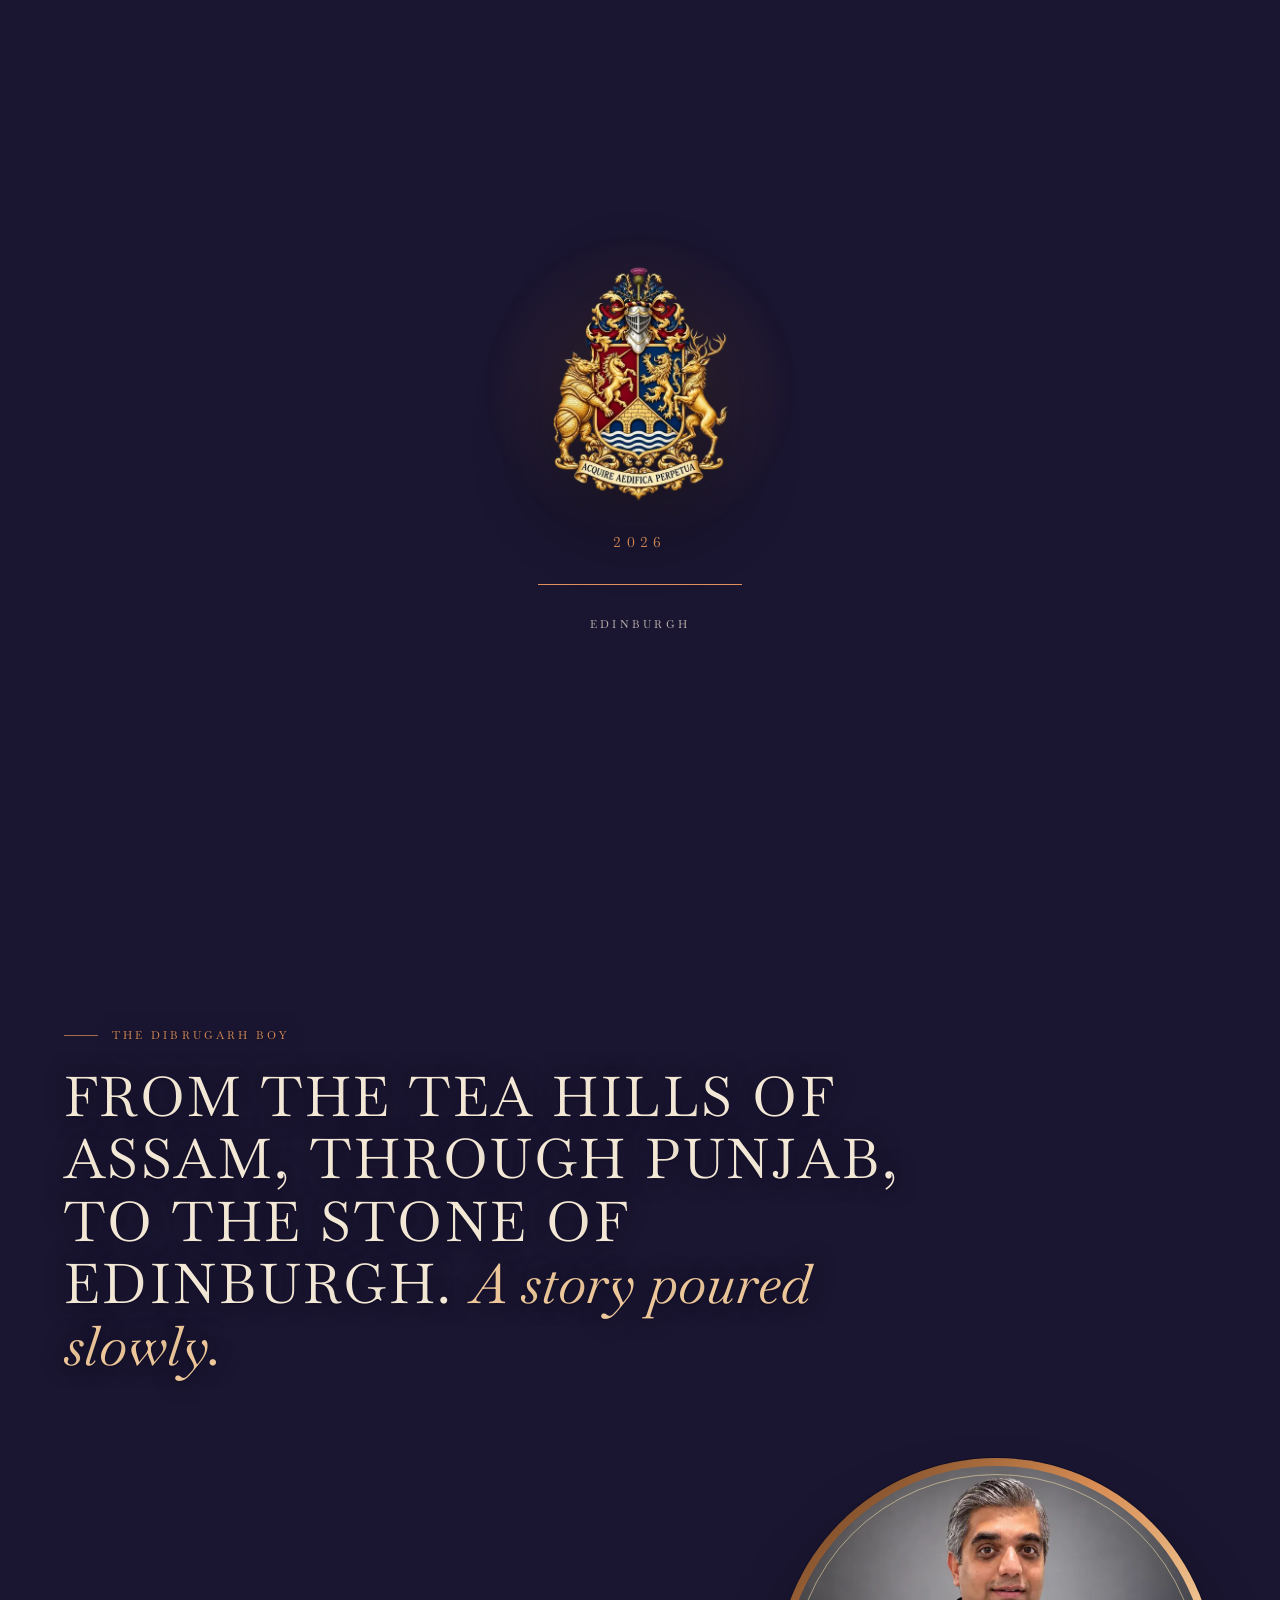
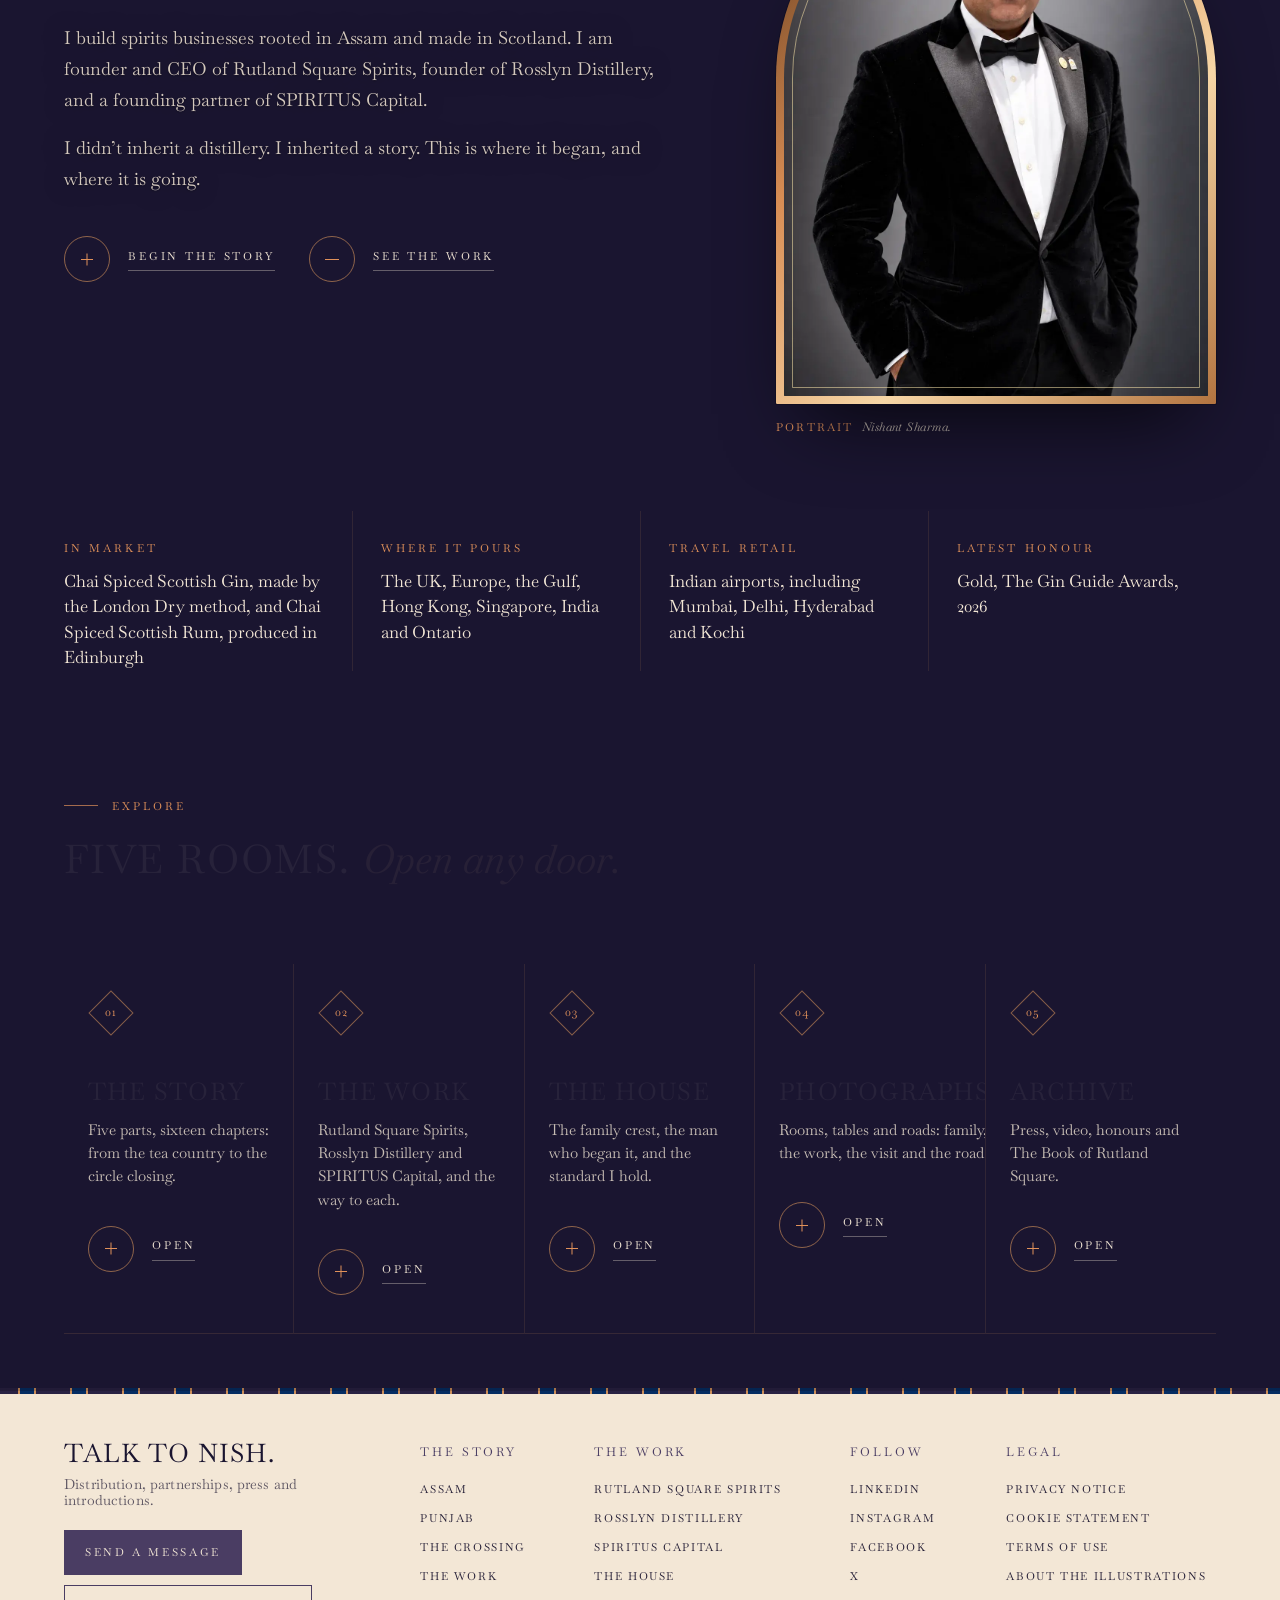
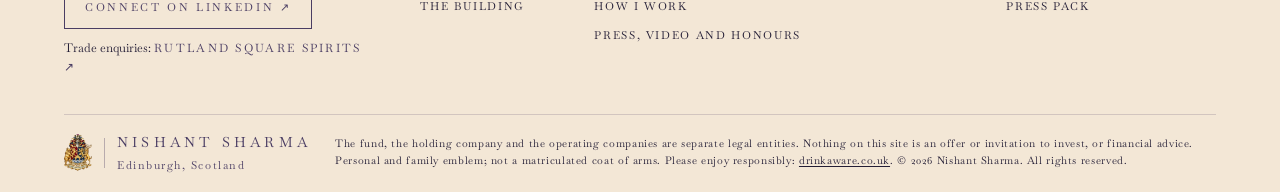
<file: index.html>
<!DOCTYPE html>
<html lang="en-GB" class="no-js">
<head>
<meta charset="utf-8">
<meta name="viewport" content="width=device-width, initial-scale=1">
<title>Nishant Sharma | Founder, Rutland Square Spirits, Edinburgh</title>
<meta name="description" content="Nishant Sharma is the Edinburgh-based founder and CEO of Rutland Square Spirits, founder of Rosslyn Distillery and a founding partner of SPIRITUS Capital.">
<meta name="robots" content="index, follow, max-image-preview:large, max-snippet:-1">
<link rel="alternate" hreflang="en-GB" href="https://nishantsharma.co.uk/"><link rel="alternate" hreflang="x-default" href="https://nishantsharma.co.uk/">
<link rel="manifest" href="site.webmanifest"><meta property="og:site_name" content="Nishant Sharma"><meta property="og:locale" content="en_GB">
<meta name="theme-color" content="#1A1530">
<meta property="og:type" content="profile"><meta property="og:title" content="Nishant Sharma — The Dibrugarh Boy"><meta property="og:description" content="From the tea hills of Assam, through Punjab, to Edinburgh. A story poured slowly.">
<link rel="icon" href="assets/favicon.png"><link rel="apple-touch-icon" href="assets/apple-touch-icon.png"><meta property="og:image" content="https://nishantsharma.co.uk/og-image.jpg"><meta property="og:image:width" content="1200"><meta property="og:image:height" content="630"><meta property="og:image:alt" content="Nishant Sharma, with the family crest, on oxblood"><meta name="twitter:card" content="summary_large_image"><meta name="twitter:title" content="Nishant Sharma — The Dibrugarh Boy"><meta name="twitter:description" content="From the tea hills of Assam, through Punjab, to Edinburgh. A story poured slowly."><meta name="twitter:image" content="https://nishantsharma.co.uk/og-image.jpg"><meta property="og:url" content="https://nishantsharma.co.uk/"><link rel="canonical" href="https://nishantsharma.co.uk/">
<link rel="preload" href="assets/fonts/baskervville-400.woff2" as="font" type="font/woff2" crossorigin><link rel="preload" href="assets/crest-pre-360.webp" as="image" imagesrcset="assets/crest-pre-360.webp 360w, assets/crest-house.webp 720w" imagesizes="(max-width:700px) 140px, 200px">
<link rel="stylesheet" href="style.css?v=20261126g">
<script>document.documentElement.className=document.documentElement.className.replace('no-js','js');</script>
<script type="application/ld+json">{"@context": "https://schema.org", "@graph": [{"@type": "Person", "@id": "https://nishantsharma.co.uk/#nishant", "name": "Nishant Sharma", "alternateName": ["Nish Sharma", "Nish"], "url": "https://nishantsharma.co.uk/", "image": "https://nishantsharma.co.uk/og-image.jpg", "description": "Edinburgh-based founder and CEO of Rutland Square Spirits, founder of Rosslyn Distillery and founding partner of SPIRITUS Capital. Born in Dibrugarh, Assam; moved to Scotland in 2007.", "jobTitle": "Founder and CEO", "birthPlace": {"@type": "Place", "name": "Dibrugarh, Assam, India"}, "homeLocation": {"@type": "Place", "name": "Edinburgh, Scotland, United Kingdom"}, "worksFor": [{"@id": "https://www.rutlandsquarespirits.com/#org"}], "founder": [{"@id": "https://www.rutlandsquarespirits.com/#org"}, {"@id": "https://rosslyndistillery.com/#organization"}, {"@id": "https://spiritus.capital/#org"}], "knowsAbout": ["Scotch whisky", "Premium spirits", "Gin", "Brand building", "Mergers and acquisitions"], "sameAs": ["https://www.wikidata.org/wiki/Q142305685", "https://www.linkedin.com/in/nishantsharma08/", "https://www.instagram.com/nishsharma08/", "https://x.com/nsharma123", "https://www.facebook.com/nishsharma08"]}, {"@type": "Organization", "@id": "https://www.rutlandsquarespirits.com/#org", "name": "Rutland Square Spirits Ltd", "url": "https://www.rutlandsquarespirits.com/", "foundingDate": "2021", "foundingLocation": "Edinburgh, Scotland", "founder": {"@id": "https://nishantsharma.co.uk/#nishant"}, "sameAs": ["https://www.wikidata.org/wiki/Q142305556"]}, {"@type": "Organization", "@id": "https://rosslyndistillery.com/#organization", "name": "Rosslyn Distillery Ltd", "url": "https://rosslyndistillery.com/", "founder": {"@id": "https://nishantsharma.co.uk/#nishant"}}, {"@type": "Organization", "@id": "https://spiritus.capital/#org", "name": "SPIRITUS Capital", "url": "https://spiritus.capital/", "founder": {"@id": "https://nishantsharma.co.uk/#nishant"}}, {"@type": "WebSite", "@id": "https://nishantsharma.co.uk/#site", "url": "https://nishantsharma.co.uk/", "name": "Nishant Sharma — The Dibrugarh Boy", "inLanguage": "en-GB", "about": {"@id": "https://nishantsharma.co.uk/#nishant"}}, {"@type": "ProfilePage", "@id": "https://nishantsharma.co.uk/#profile", "url": "https://nishantsharma.co.uk/", "name": "Nishant Sharma — The Dibrugarh Boy", "inLanguage": "en-GB", "dateModified": "2026-11-27T09:00:00+00:00", "mainEntity": {"@id": "https://nishantsharma.co.uk/#nishant"}, "isPartOf": {"@id": "https://nishantsharma.co.uk/#site"}}]}</script>
</head>
<body>
<a class="skip" href="#main">Skip to content</a>
<div id="pre" aria-hidden="true"><div class="in"><span class="pc"><img src="assets/crest-pre-360.webp" srcset="assets/crest-pre-360.webp 360w, assets/crest-house.webp 720w" sizes="(max-width:700px) 140px, 200px" width="360" height="482" alt="The Sharma family crest" fetchpriority="high" decoding="async"></span><div class="yr">1940</div><div class="bar"><i></i></div><div class="pl">Dibrugarh</div></div></div>
<div id="atmos" aria-hidden="true"></div>

<header class="hdr">
 <a class="brand" href="#home" aria-label="Nishant Sharma, home"><img src="assets/crest-mark-48.webp" srcset="assets/crest-mark-48.webp 1x, assets/crest-mark-96.webp 2x, assets/crest-mark-144.webp 3x" alt="Sharma family crest" width="36" height="48"><span>Nishant Sharma</span></a>
 <nav aria-label="Sections"><ul class="tabs"><li><a href="#story">The story</a></li><li><a href="#work">The work</a></li><li><a href="#house">The House</a></li><li><a href="#photographs">Photographs</a></li><li><a href="#archive">Archive</a></li></ul></nav>
 <div class="tools">
  <button class="snd" aria-pressed="false" aria-label="Toggle ambient sound" title="Ambient sound"><canvas aria-hidden="true"></canvas><span>Sound off</span></button>
  <button class="menu-btn" aria-expanded="false" aria-controls="menu"><span class="bars" aria-hidden="true"></span>Menu</button>
 </div>
 <span class="progress" aria-hidden="true"></span>
</header>

<div class="menu" id="menu" role="dialog" aria-label="Menu">
 <ol><li><a href="#home" style="--i:0">Home</a></li><li><a href="#story" style="--i:1">The story</a></li><li><a href="#work" style="--i:2">The work</a></li><li><a href="#house" style="--i:3">The House</a></li><li><a href="#photographs" style="--i:4">Photographs</a></li><li><a href="#archive" style="--i:5">Archive</a></li></ol>
 <aside>
  <div><h3>Connect</h3><p><a href="https://www.linkedin.com/in/nishantsharma08/" target="_blank" rel="noopener">LinkedIn</a> for introductions, partnerships and press</p></div>
  <div><h3>Elsewhere</h3><p><a href="https://www.linkedin.com/in/nishantsharma08/" target="_blank" rel="noopener">LinkedIn</a> · <a href="https://www.instagram.com/nishsharma08/" target="_blank" rel="noopener">Instagram</a> · <a href="https://x.com/nsharma123" target="_blank" rel="noopener">X</a></p></div>
  <div><h3>Trade</h3><p>Enquiries for the spirits go through <a href="https://www.rutlandsquarespirits.com/" target="_blank" rel="noopener">Rutland Square Spirits</a>.</p></div>
 </aside>
</div>

<nav class="rail" aria-label="Story parts"><a href="#part1"><span class="tr"><i></i><span class="dt"></span></span><span class="lb"><small>I</small>Assam</span></a><a href="#part2"><span class="tr"><i></i><span class="dt"></span></span><span class="lb"><small>II–IV</small>Punjab</span></a><a href="#part3"><span class="tr"><i></i><span class="dt"></span></span><span class="lb"><small>V</small>The crossing</span></a><a href="#part4"><span class="tr"><i></i><span class="dt"></span></span><span class="lb"><small>VI–IX</small>The work</span></a><a href="#part5"><span class="tr"><i></i><span class="dt"></span></span><span class="lb"><small>X–XVI</small>The building</span></a></nav>
<div class="dial" aria-hidden="true"><div class="y">1940s</div><div class="p">Dibrugarh</div></div>

<main id="main"><div class="panel on" id="home" data-scene="0" data-title="Home"><section class="hero" id="s-top" data-scene="0" aria-label="Nishant Sharma">
 <div class="mark">
  <img src="assets/crest-house-224.webp" srcset="assets/crest-house-224.webp 224w, assets/crest-house-336.webp 336w" sizes="(max-width:760px) 70px, 112px" alt="The Sharma family crest" width="112" height="150" fetchpriority="high">
  <span class="rule" aria-hidden="true"></span>
  <div><h1 aria-label="Nishant Sharma"><span class="l">N</span><span class="l">i</span><span class="l">s</span><span class="l">h</span><span class="l">a</span><span class="l">n</span><span class="l">t</span><span class="nl"></span> <span class="l">S</span><span class="l">h</span><span class="l">a</span><span class="l">r</span><span class="l">m</span><span class="l">a</span></h1>
  <p class="sub">Founder <span>·</span> Rutland Square Spirits <span>·</span> Rosslyn Distillery <span>·</span> SPIRITUS Capital</p></div>
 </div>
 <p class="discover"><i aria-hidden="true"></i>Scroll down to discover</p>
 <span class="chev" aria-hidden="true"></span>
</section><section class="who" id="s-who" data-scene="0" aria-labelledby="who-h">
 <div class="wrap">
  <p class="eyebrow rv">The Dibrugarh Boy</p>
  <h2 class="statement split" id="who-h">From the tea hills of Assam, through Punjab, to the stone of Edinburgh. <em>A story poured slowly.</em></h2>
  <div class="grid">
   <div>
    <p class="lede rv">I build spirits businesses rooted in Assam and made in Scotland. I am founder and CEO of Rutland Square Spirits, founder of Rosslyn Distillery, and a founding partner of SPIRITUS Capital.</p>
    <p class="lede rv" style="--d:.1s">I didn’t inherit a distillery. I inherited a story. This is where it began, and where it is going.</p>
    <div class="rv" style="--d:.2s;margin-top:34px;display:flex;gap:34px;flex-wrap:wrap"><a class="cta" href="#story"><span class="o" aria-hidden="true"></span><span class="t">Begin the story</span></a><a class="cta arrow" href="#work"><span class="o" aria-hidden="true"></span><span class="t">See the work</span></a></div>
   </div>
   <figure class="rv" style="margin:0;justify-self:end;width:100%;max-width:440px"><div class="arch gilt"><img src="assets/hero-portrait-v257.webp" alt="Portrait of Nishant Sharma, founder of Rutland Square Spirits, in Edinburgh" style="object-position:58% 0%" loading="lazy" decoding="async"></div><figcaption class="cap"><b>Portrait</b>Nishant Sharma.</figcaption></figure>
  </div>
  <dl class="ledger">
   <div class="rv"><dt>In market</dt><dd>Chai Spiced Scottish Gin, made by the London Dry method, and Chai Spiced Scottish Rum, produced in Edinburgh</dd></div>
   <div class="rv" style="--d:.1s"><dt>Where it pours</dt><dd>The UK, Europe, the Gulf, Hong Kong, Singapore, India and Ontario</dd></div>
   <div class="rv" style="--d:.2s"><dt>Travel retail</dt><dd>Indian airports, including Mumbai, Delhi, Hyderabad and Kochi</dd></div>
   <div class="rv" style="--d:.3s"><dt>Latest honour</dt><dd>Gold, The Gin Guide Awards, 2026</dd></div>
  </dl>
 </div>
</section><section class="index" data-scene="8" aria-labelledby="ix-h"><div class="wrap"><p class="eyebrow rv">Explore</p><h2 class="statement sm split" id="ix-h">Five rooms. <em>Open any door.</em></h2><div class="cards"><a class="card rv" style="--d:0.0s" href="#story"><span class="im"><img src="assets/art-ch01.webp" alt="A tea-estate veranda in Assam, imagined in the 1940s" loading="lazy"></span><span class="dia">01</span><b>The story</b><span class="ln">Five parts, sixteen chapters: from the tea country to the circle closing.</span><span class="cta"><span class="o" aria-hidden="true"></span><span class="t">Open</span></span></a><a class="card rv" style="--d:0.08s" href="#work"><span class="im"><img src="assets/vivek-handshake-hd.webp" alt="Dr Vivek Anand Oberoi and Nishant Sharma at the signing, Edinburgh, March 2025" loading="lazy" style="object-position:51% 3%"></span><span class="dia">02</span><b>The work</b><span class="ln">Rutland Square Spirits, Rosslyn Distillery and SPIRITUS Capital, and the way to each.</span><span class="cta"><span class="o" aria-hidden="true"></span><span class="t">Open</span></span></a><a class="card rv" style="--d:0.16s" href="#house"><span class="im"><img src="assets/crest-house-336.webp" srcset="assets/crest-house-336.webp 336w, assets/crest-house.webp 720w" sizes="(max-width:760px) 50vw, 300px" alt="The Sharma family crest" loading="lazy"></span><span class="dia">03</span><b>The House</b><span class="ln">The family crest, the man who began it, and the standard I hold.</span><span class="cta"><span class="o" aria-hidden="true"></span><span class="t">Open</span></span></a><a class="card rv" style="--d:0.24s" href="#photographs"><span class="im"><img src="assets/visit-chapel-group.webp" alt="Guests outside a floodlit chapel during the visit, March 2025" loading="lazy" style="object-position:54% 11%"></span><span class="dia">04</span><b>Photographs</b><span class="ln">Rooms, tables and roads: family, the work, the visit and the road.</span><span class="cta"><span class="o" aria-hidden="true"></span><span class="t">Open</span></span></a><a class="card rv" style="--d:0.0s" href="#archive"><span class="im"><img src="assets/vid-ebs.webp" alt="Nishant Sharma on Edinburgh Business Stories, episode 79" loading="lazy" style="object-position:37% 6%"></span><span class="dia">05</span><b>Archive</b><span class="ln">Press, video, honours and The Book of Rutland Square.</span><span class="cta"><span class="o" aria-hidden="true"></span><span class="t">Open</span></span></a></div></div></section></div><div class="panel" id="story" data-scene="1" data-title="The story" role="region" aria-label="The story"><section id="s-story" aria-labelledby="story-h">
 <div class="story-open wrap" data-scene="1">
  <p class="eyebrow rv">The story · Five parts, sixteen chapters</p>
  <h2 class="statement split" id="story-h">I didn’t inherit a distillery. <em>I inherited a story.</em></h2>
 </div>
 <div class="part" id="part1"><header class="partcard" data-scene="1"><p class="no rv">Part one</p><h2 class="split">Assam</h2><p class="rv" style="--d:.4s">A river town, a lantern, and a family memory.</p><span class="rng">I</span></header><article class="ch" id="ch1" data-scene="1" data-year="1940s" data-place="Dibrugarh" aria-labelledby="t-I"><div class="ch-text"><div class="ch-head"><span class="dia">I</span><span class="pl"><b>1940s</b>Dibrugarh</span></div><h3 id=t-I class="split">The tea country</h3><p class="verse"><span>Before the brand, there was a river,</span><span>wide as a sentence no one finishes.</span><span>Before the river, there was tea,</span><span>and a translator who knew two languages of trust.</span></p><div class="body"><p>In our family’s account, my great-grandfather, Tej Ram Bawa, left the village of Chogawan, near Amritsar in Punjab, as a teenager and came east to Assam. In Dibrugarh he found work among the tea estates: first in the forest department, then as a translator, standing between the British and the workers. That work introduced him to a Scottish army officer who shared a private enthusiasm for spirits.</p><div class="more" id="more-I"><div><p>In the family’s telling, single malt was an officer’s privilege, so Tej Ram bought it from the British and layered it with local whisky until it suited an Indian table. The family remembers it as ‘Indian blended Scotch’, and it was sold quietly. When the licensing laws changed after Independence, the business had to close its doors. What remained was carried on quietly until government regulation ended it in 1985, and the craft came down to us as a story.</p><p>I was born in the same town as my father, and was taught in the same school by many of the same teachers. By my own account, I was the family’s black sheep: restless, searching for something my friends did not seem to need.</p></div></div><button class="cta toggle" aria-label="Read the full chapter" aria-expanded="false" aria-controls="more-I"><span class="o" aria-hidden="true"></span><span class="t" data-a="Read the chapter" data-b="Close the chapter"></span></button><blockquote class="q rv">A Scotsman taught my great-grandfather how to distil. The bridge always existed; it has only become stronger.<cite>To Sky News, July 2025</cite></blockquote><figure class="sec rv"><img class="gfx" src="assets/img-09.webp" alt="Hand-tinted portrait of Tej Ram Bawa in an ornate silver-grey frame: a man with dark hair and a moustache, in a blue jacket and a light patterned shirt" loading=lazy decoding=async style="object-position:56% 0%"><figcaption class="cap"><b>Sharma family collection</b>Tej Ram Bawa, circa 1960s.</figcaption></figure></div></div><div class="ch-img tall"><figure class="rv" style="margin:0"><div class="plate art"><img src="assets/art-ch01.webp" alt="Two men sit at a small table on a colonial veranda above Assam tea hills and a river in morning mist, talking over bottles and teacups." loading=lazy decoding=async></div><figcaption class="cap"><b>Narrative illustration</b>A tea-estate veranda in Assam, imagined in the 1940s.</figcaption></figure></div></article><p class="narr rv" data-scene="1">Decades later, the family would travel the other way.</p></div><div class="part" id="part2"><header class="partcard" data-scene="2"><p class="no rv">Part two</p><h2 class="split">Punjab</h2><p class="rv" style="--d:.4s">Two cities, and a world that collided.</p><span class="rng">II–IV</span></header><article class="ch flip" id="ch2" data-scene="2" data-year="2000" data-place="Jalandhar" aria-labelledby="t-II"><div class="ch-text"><div class="ch-head"><span class="dia">II</span><span class="pl"><b>2000</b>Jalandhar</span></div><h3 id=t-II class="split">A world that collided</h3><p class="verse"><span>One journey west unmade a childhood.</span><span>The fields went flat. The language changed its shoes.</span><span>In Assam I had simply been a boy.</span><span>In Jalandhar I became the boy from somewhere else.</span></p><div class="body"><p>In 2000 the family moved to Punjab, the land Tej Ram Bawa had left as a teenager. It should have felt like a return. It felt like the opposite.</p><div class="more" id="more-II"><div><p>Before Punjab, there was a sofa in Dibrugarh. In August 1995, five of us squeezed onto it for a photograph: two of us making V-signs at the camera, one hiding behind his hand, none of us able to keep a straight face. I am the one in the middle, in the blue shirt, chin resting on my hand. That was Assam. I was simply a boy among boys.</p><p>Two years in Jalandhar taught me what it is to be the wrong accent in the right classroom. There was bullying. There was the daily work of not fitting in, in a world where everything I carried from Assam seemed to collide with everything around me. I learned to read a room before I walked into it. I still do.</p></div></div><button class="cta toggle" aria-label="Read the full chapter" aria-expanded="false" aria-controls="more-II"><span class="o" aria-hidden="true"></span><span class="t" data-a="Read the chapter" data-b="Close the chapter"></span></button><figure class="sec rv"><img class="gfx" src="assets/album-childhood.webp" alt="Five boys on a sofa in front of floral wallpaper, in a colour-graded family photograph with a white print border: one hides his face behind his hand, two make V-signs beside their mouths and the others smile; Nishant Sharma is the middle boy in the blue shirt, with his hand on his chin" loading=lazy decoding=async style="object-position:36% 49%"><figcaption class="cap"><b>Family photograph</b>With friends in Dibrugarh, August 1995. I am the one in the middle, in the blue shirt.</figcaption></figure></div></div><div class="ch-img tall"><figure class="rv" style="margin:0"><div class="plate art"><img src="assets/art-ch02.webp" alt="A smiling schoolboy in a cream shirt and maroon backpack looks back over his shoulder at a school gate, other boys walking out towards green fields." loading=lazy decoding=async></div><figcaption class="cap"><b>Narrative illustration</b>A school gate in Punjab, around 2000.</figcaption></figure></div></article><p class="narr rv" data-scene="2">Every move taught me a new way to be a stranger.</p><article class="ch" id="ch3" data-scene="2" data-year="2002" data-place="Amritsar" aria-labelledby="t-III"><div class="ch-text"><div class="ch-head"><span class="dia">III</span><span class="pl"><b>2002</b>Amritsar</span></div><h3 id=t-III class="split">The quiet about money</h3><p class="verse"><span>We moved again, to the city of the Golden Temple.</span><span>My father built, and then the building fell.</span><span>A family can be loud about many things.</span><span>About money, it goes very quiet.</span></p><div class="body"><p>From Jalandhar we moved to Amritsar, about twenty kilometres from Chogawan, the village Tej Ram Bawa had left as a teenager. My father’s business there collapsed, and with it the certainty that a child mistakes for permanence.</p><div class="more" id="more-III"><div><p>I learned early that a business is not a spreadsheet. It is a family’s sleep, its dignity, its dinner table.</p></div></div><button class="cta toggle" aria-label="Read the full chapter" aria-expanded="false" aria-controls="more-III"><span class="o" aria-hidden="true"></span><span class="t" data-a="Read the chapter" data-b="Close the chapter"></span></button></div></div><div class="ch-img tall"><figure class="rv" style="margin:0"><div class="plate art"><img src="assets/art-ch03.webp" alt="A teenage boy in a dark sweater glances back as a shopkeeper pulls down a shop shutter at dusk, a domed temple glowing at the end of the street." loading=lazy decoding=async></div><figcaption class="cap"><b>Narrative illustration</b>Amritsar at dusk: the shutter comes down.</figcaption></figure></div></article><p class="narr rv" data-scene="2">First the money went quiet. Then the house did.</p><article class="ch flip" id="ch4" data-scene="2" data-year="2002–07" data-place="Amritsar" aria-labelledby="t-IV"><div class="ch-text"><div class="ch-head"><span class="dia">IV</span><span class="pl"><b>2002–07</b>Amritsar</span></div><h3 id=t-IV class="split">The lamp we kept lit</h3><p class="verse"><span>Five more years in the same city.</span><span>We lit a lamp and kept it lit.</span><span>I was old enough to understand,</span><span>and too young to help.</span></p><div class="body"><p>For five more years Amritsar was home. The business was gone, but the household carried on.</p><div class="more" id="more-IV"><div><p>In 2007, when it was time to leave, my father found £500 and lent it to me.</p></div></div><button class="cta toggle" aria-label="Read the full chapter" aria-expanded="false" aria-controls="more-IV"><span class="o" aria-hidden="true"></span><span class="t" data-a="Read the chapter" data-b="Close the chapter"></span></button></div></div><div class="ch-img tall"><figure class="rv" style="margin:0"><div class="plate art"><img src="assets/art-ch04.webp" alt="A brass oil lamp burns on a wooden table beside school notebooks, a pen and a pencil box, with a framed picture of the Golden Temple on the shelf behind." loading=lazy decoding=async></div><figcaption class="cap"><b>Narrative illustration</b>The lamp we kept lit.</figcaption></figure></div></article><p class="narr rv" data-scene="2">Some debts you carry. This one I packed.</p></div><div class="part" id="part3"><header class="partcard" data-scene="3"><p class="no rv">Part three</p><h2 class="split">The crossing</h2><p class="rv" style="--d:.4s">One flight, five hundred pounds, no way back.</p><span class="rng">V</span></header><article class="ch" id="ch5" data-scene="3" data-year="Feb 2007" data-place="Amritsar · London · Glasgow" aria-labelledby="t-V"><div class="ch-text"><div class="ch-head"><span class="dia">V</span><span class="pl"><b>Feb 2007</b>Amritsar · London · Glasgow</span></div><h3 id=t-V class="split">Amritsar to London</h3><p class="verse"><span>My first flight across a border,</span><span>everything I knew growing small below,</span><span>and in Glasgow, my uncle’s door.</span></p><div class="body"><p>In early February 2007 I flew from Amritsar to London on my first international flight. My uncle, who had settled in Glasgow in the 1990s, collected me at the airport and drove me north.</p><div class="more" id="more-V"><div><p>I had no job waiting and no plan B, only an uncle’s door, my father’s loan, and the knowledge that I could not go back empty-handed.</p></div></div><button class="cta toggle" aria-label="Read the full chapter" aria-expanded="false" aria-controls="more-V"><span class="o" aria-hidden="true"></span><span class="t" data-a="Read the chapter" data-b="Close the chapter"></span></button><figure class="flight rv" aria-label="Map: the flight from Amritsar to London, about 6,300 kilometres, then north to Glasgow">
<svg viewBox="0 0 1000 560" role="img"><defs><radialGradient id="fg" cx="50%" cy="50%" r="50%"><stop offset="0" stop-color="#DE9A5E" stop-opacity=".35"/><stop offset="1" stop-color="#DE9A5E" stop-opacity="0"/></radialGradient></defs>
<g stroke="rgba(222,154,94,.12)" fill="none"><path d="M0 70 Q500 30 1000 70"/><path d="M0 140 Q500 100 1000 140"/><path d="M0 210 Q500 170 1000 210"/><path d="M0 280 Q500 240 1000 280"/><path d="M0 350 Q500 310 1000 350"/><path d="M0 420 Q500 380 1000 420"/><path d="M0 490 Q500 450 1000 490"/><path d="M100 0 Q68.0 280 100 560"/><path d="M200 0 Q176.0 280 200 560"/><path d="M300 0 Q284.0 280 300 560"/><path d="M400 0 Q392.0 280 400 560"/><path d="M500 0 Q500.0 280 500 560"/><path d="M600 0 Q608.0 280 600 560"/><path d="M700 0 Q716.0 280 700 560"/><path d="M800 0 Q824.0 280 800 560"/><path d="M900 0 Q932.0 280 900 560"/></g>
<path d="M190 175 L160 92" stroke="#DE9A5E" stroke-width="1" stroke-dasharray="2 6" fill="none"/>
<path id="fpath" d="M830 380 C 690 150 420 70 190 175" stroke="#DE9A5E" stroke-width="2.5" fill="none"/>
<circle cx="830" cy="380" r="40" fill="url(#fg)"/><circle cx="830" cy="380" r="6" fill="#f6b144"/>
<circle cx="190" cy="175" r="6" fill="#F3E7D6"/><circle cx="160" cy="92" r="3" fill="#F3E7D6"/>
<text class="lbl" x="770" y="430">AMRITSAR</text><text class="lbl" x="212" y="206">LONDON</text><text class="lbl" x="180" y="84">GLASGOW</text>
<text class="km" x="470" y="140" text-anchor="middle">about 6,300 km</text>
<g id="fplane"><path d="M-12-1.2H5L12 0 5 1.2H-12zM-1-1.2-6-10h3.2L4-1.2zM-1 1.2-6 10h3.2L4 1.2zM-10-1-12.5-5h2.2L-7.5-1zM-10 1-12.5 5h2.2L-7.5 1z" fill="#EDC79A" transform="scale(2.4)"/></g>
</svg><figcaption class="cap"><b>Map</b>February 2007. Amritsar to London, then north by road.</figcaption></figure></div></div><div class="ch-img tall"><figure class="rv" style="margin:0"><div class="plate art"><img src="assets/art-ch05.webp" alt="A young man in a dark jacket walks along an airport concourse carrying a duffel bag, looking towards a plane on the apron in the low sun." loading=lazy decoding=async></div><figcaption class="cap"><b>Narrative illustration</b>The departure, February 2007: a traveller in an airport concourse.</figcaption></figure></div></article><p class="narr rv" data-scene="3">The rain met me before anyone else did.</p></div><div class="part" id="part4"><header class="partcard" data-scene="4"><p class="no rv">Part four</p><h2 class="split">The work</h2><p class="rv" style="--d:.4s">From the sink to the ledger.</p><span class="rng">VI–IX</span></header><article class="ch flip" id="ch6" data-scene="4" data-year="2007–11" data-place="Glasgow" aria-labelledby="t-VI"><div class="ch-text"><div class="ch-head"><span class="dia">VI</span><span class="pl"><b>2007–11</b>Glasgow</span></div><h3 id=t-VI class="split">Dishwasher, waiter, front of house</h3><p class="verse"><span>I started where the water is hottest.</span><span>Plates, then tables, then the door.</span><span>Every promotion was measured</span><span>by how close they let me stand to the guest.</span></p><div class="body"><p>On my first Monday my uncle offered me work unloading shipping containers, seven in the morning until nine at night. The first day paid £20. I took it, and the warehouse shifts that followed, six days a week, for weeks before my course began. Then I sent £1,000 home to my father: the loan repaid twice over, and my life started fair and square.</p><div class="more" id="more-VI"><div><p>Next came a job as a dishwasher at Ashoka at the Mill in Darnley. I stayed four years with the group, through a change of management, and did nearly every job in the building: dishwasher, food-pickup boy, cleaner, front of house, waiter, bartender, and the outside-catering team. I knew how this work would have been seen at home. In Scotland nobody knew me, and I was free to test life out. I am grateful to every person I worked under in those years. My foundation was built there.</p><p>Hospitality taught me what every brand I build still runs on: people forget the detail, but they remember how you made them feel. Along the way I studied television and film, and worked on projects for the BBC.</p></div></div><button class="cta toggle" aria-label="Read the full chapter" aria-expanded="false" aria-controls="more-VI"><span class="o" aria-hidden="true"></span><span class="t" data-a="Read the chapter" data-b="Close the chapter"></span></button></div></div><div class="ch-img tall"><figure class="rv" style="margin:0"><div class="plate art"><img src="assets/art-ch06.webp" alt="A young man in an apron washes a plate at a steel sink in a busy kitchen, steam rising, rain on the window behind him showing a Gothic tower." loading=lazy decoding=async></div><figcaption class="cap"><b>Narrative reconstruction</b>At the sink: the Mill imagined, not a record of its interior.</figcaption></figure></div></article><p class="narr rv" data-scene="4">I learned the city from the back door in.</p><article class="ch" id="ch7" data-scene="4" data-year="c. 2011" data-place="Scotland" aria-labelledby="t-VII"><div class="ch-text"><div class="ch-head"><span class="dia">VII</span><span class="pl"><b>c. 2011</b>Scotland</span></div><h3 id=t-VII class="split">A thousand strangers</h3><p class="verse"><span>A headset, a script, a queue of voices.</span><span>Scotland taught me its accents one call at a time.</span><span>I learned to hear what people meant</span><span>underneath what they were saying.</span></p><div class="body"><p>After four years in hospitality I moved into a call centre, selling car insurance over the phone. I spent hours listening to people who were frustrated, confused or in a hurry, and learned to turn a complaint into trust. It taught me patience, how to take rejection, and how to manage expectations.</p><div class="more" id="more-VII"><div><p>I stayed twelve months, then moved to Edinburgh. It was the best training in sales I ever had, and nobody called it training.</p></div></div><button class="cta toggle" aria-label="Read the full chapter" aria-expanded="false" aria-controls="more-VII"><span class="o" aria-hidden="true"></span><span class="t" data-a="Read the chapter" data-b="Close the chapter"></span></button></div></div><div class="ch-img tall"><figure class="rv" style="margin:0"><div class="plate art"><img src="assets/art-ch07.webp" alt="A man in a maroon sweater wearing a headset rests his chin on his hand and listens, pencil over a notebook, with other agents at their desks behind him." loading=lazy decoding=async></div><figcaption class="cap"><b>Narrative illustration</b>One call at a time.</figcaption></figure></div></article><p class="narr rv" data-scene="4">Voices taught me Scotland. Numbers taught me leverage.</p><article class="ch flip" id="ch8" data-scene="5" data-year="2010s" data-place="Edinburgh" aria-labelledby="t-VIII"><div class="ch-text"><div class="ch-head"><span class="dia">VIII</span><span class="pl"><b>2010s</b>Edinburgh</span></div><h3 id=t-VIII class="split">The ledger</h3><p class="verse"><span>Back office, then middle, then the front line.</span><span>The house, the car, the holidays.</span><span>And every night the same small question:</span><span>what am I actually doing?</span></p><div class="body"><p>In Edinburgh I started in financial services at Aegon UK, taking whatever the back office needed. Then came middle-office roles, and my first day-rate contract, as a junior business analyst on an IT transformation programme at Lloyds Banking Group.</p><div class="more" id="more-VIII"><div><p>One short contract led to the next, six months to a year each, and they taught me corporate structure, critical thinking, pace, dress codes and office politics.</p><p>The big step was project management at BlackRock, on reconciliation, the Aladdin transformation and funds architecture. I finished with three solid years in fund and portfolio management, at BlackRock and at Standard Life Aberdeen, including helping to build a Gulf pension fund. Alongside that career, I tried ventures that did not work: Highland Cow Productions, a direct-to-consumer leather brand called Le Monsieur, and a few others.</p><p>Veenu, a second-generation Scot who trained in law and moved into finance, was beside me. We had the career, the house, the car and the holidays. I also had a question I could not shake.</p></div></div><button class="cta toggle" aria-label="Read the full chapter" aria-expanded="false" aria-controls="more-VIII"><span class="o" aria-hidden="true"></span><span class="t" data-a="Read the chapter" data-b="Close the chapter"></span></button><div class="ledgerfig rv" aria-label="A ledger of the Edinburgh years">
<div><span>Aegon UK</span><span>Back office</span></div><div><span>Lloyds Banking Group</span><span>Business analyst</span></div>
<div><span>BlackRock</span><span>Project management</span></div><div><span>Standard Life Aberdeen</span><span>Fund management</span></div>
<div><span>Carried forward</span><span>One question</span></div></div></div></div><div class="ch-img tall"><figure class="rv" style="margin:0"><div class="plate art"><img src="assets/art-ch08.webp" alt="A man seen from behind sits at a desk by a window at night, chin on his fist, looking over a lit Edinburgh skyline with his reflection in the glass." loading=lazy decoding=async></div><figcaption class="cap"><b>Narrative illustration</b>The grammar of capital.</figcaption></figure></div></article><p class="narr rv" data-scene="5">Then a call from home, and a flight I did not want to take.</p><article class="ch" id="ch9" data-scene="6" data-year="Dec 2017" data-place="Dibrugarh" aria-labelledby="t-IX"><div class="ch-text"><div class="ch-head"><span class="dia">IX</span><span class="pl"><b>Dec 2017</b>Dibrugarh</span></div><h3 id=t-IX class="split">The fire</h3><p class="verse"><span>We carried my grandmother to the fire.</span><span>My grandfather, mourning the love of his life,</span><span>gave me back a story.</span></p><div class="body"><p>In December 2017 my grandmother died, and I flew home. She was my anchor. In Hindu ritual the family accompanies the body to the fire. It was the first I had attended, and it changed me. What became Rutland Square began at that fire.</p><div class="more" id="more-IX"><div><p>For two weeks I sat with my grandfather and heard the story of Tej Ram Bawa in full for the first time. My grandmother had been generous in the way that leaves no record. Among the people she helped was a boy she took into the household as a child, who is part of the family still. Whatever I built next would carry that instinct in its foundations.</p></div></div><button class="cta toggle" aria-label="Read the full chapter" aria-expanded="false" aria-controls="more-IX"><span class="o" aria-hidden="true"></span><span class="t" data-a="Read the chapter" data-b="Close the chapter"></span></button></div></div><div class="ch-img tall"><figure class="rv" style="margin:0"><div class="plate art"><img src="assets/art-ch09.webp" alt="An empty veranda at dusk with two rattan chairs and a small table set with two cups of tea, a shawl over one chair, tea fields and a fading sunset beyond." loading=lazy decoding=async></div><figcaption class="cap"><b>Narrative illustration</b>A veranda at dusk.</figcaption></figure></div></article><p class="narr rv" data-scene="6">I came back to Scotland with a story and no business. It was enough.</p></div><div class="part" id="part5"><header class="partcard" data-scene="7"><p class="no rv">Part five</p><h2 class="split">The building</h2><p class="rv" style="--d:.4s">A spirit, a square, a fall, and a return.</p><span class="rng">X–XVI</span></header><article class="ch flip" id="ch10" data-scene="7" data-year="2017–20" data-place="Edinburgh" aria-labelledby="t-X"><div class="ch-text"><div class="ch-head"><span class="dia">X</span><span class="pl"><b>2017–20</b>Edinburgh</span></div><h3 id=t-X class="split">A hundred teas</h3><p class="verse"><span>Whisky asks for years.</span><span>Gin asked only for an idea.</span><span>So I carried Assam home in paper parcels,</span><span>a hundred ways to say chai.</span></p><div class="body"><p>My original ambition was whisky, but the capital to lay down stock and wait was far beyond me. Four earlier ventures had failed, and each had paid for a lesson. Gin could be made sooner, but in 2017 it was a crowded category, so it needed an idea nobody else could claim.</p><div class="more" id="more-X"><div><p>I came back from India with more than a hundred teas and worked through them between 2017 and 2020, until one survived: the tea we describe as ‘oolong white tea’. We bought first from select Assam growers and then began cultivating our own. Around the tea I built a chai. Matt Gammell and Summerhall Distillery, makers of Pickering’s, took the project on when others would not.</p><p>The formula was locked in 2020, the year on every label. By then I had left banking and taken on the risk that came with it. The family thought I had lost my mind.</p></div></div><button class="cta toggle" aria-label="Read the full chapter" aria-expanded="false" aria-controls="more-X"><span class="o" aria-hidden="true"></span><span class="t" data-a="Read the chapter" data-b="Close the chapter"></span></button><figure class="sec rv"><img class="gfx" src="assets/gin-books.webp" alt="A bottle of Rutland Square Chai Spiced Scottish Gin and its white and gold carton on a stack of old leather-bound books, with star anise, juniper berries, liquorice root and a tumbler of gin, against dark wood panelling" loading=lazy decoding=async><figcaption class="cap"><b>Archive photograph</b>Chai Spiced Scottish Gin with its carton and botanicals.</figcaption></figure></div></div><div class="ch-img tall"><figure class="rv" style="margin:0"><div class="plate art"><img src="assets/art-ch10.webp" alt="A man in a dark jumper and red scarf smells a cup of loose tea at a table of bowls of leaves and an open notebook, Edinburgh Castle through the window." loading=lazy decoding=async></div><figcaption class="cap"><b>Narrative illustration</b>A hundred teas, Edinburgh.</figcaption></figure></div></article><p class="narr rv" data-scene="7">A name is a door. I chose one I had queued outside.</p><article class="ch" id="ch11" data-scene="7" data-year="2020" data-place="Rutland Square" aria-labelledby="t-XI"><div class="ch-text"><div class="ch-head"><span class="dia">XI</span><span class="pl"><b>2020</b>Rutland Square</span></div><h3 id=t-XI class="split">The name</h3><p class="verse"><span>On a Georgian square, a brass plaque and a flight of steps.</span><span>A queue of people who lived in one country</span><span>and belonged to another.</span><span>I named the bottle after the queue.</span></p><div class="body"><p>Rutland Square is a small Georgian garden square at the west end of Princes Street. It is also the address of the Consulate General of India. When I became a British citizen, this was where I came to have my passport stamped before each journey home. The square became a passage: the place in Scotland where India began.</p><div class="more" id="more-XI"><div><p>The bottle says the rest. It is square, when almost nobody’s was. Woven into the label are details drawn from the pages of a passport, a thread of tartan, and the two dates the family keeps: 1940 and 2020.</p></div></div><button class="cta toggle" aria-label="Read the full chapter" aria-expanded="false" aria-controls="more-XI"><span class="o" aria-hidden="true"></span><span class="t" data-a="Read the chapter" data-b="Close the chapter"></span></button><blockquote class="q rv">I am Indian by birth and heritage, Scottish by life.<cite>Food &amp; Beverage Outlook, 2026</cite></blockquote><figure class="sec rv"><img class="gfx" src="assets/gin-gold-carton.webp" alt="A bottle of Rutland Square Chai Spiced Scottish Gin beside its gold gift carton, which carries the lion seal, the Rutland pattern and an engraved lion" loading=lazy decoding=async><figcaption class="cap"><b>Product render</b>Chai Spiced Scottish Gin with its gold gift box.</figcaption></figure></div></div><div class="ch-img tall"><figure class="rv" style="margin:0"><div class="plate art"><img src="assets/art-ch11.webp" alt="A man in a dark coat and red scarf glances back as he queues with others up the steps of a Georgian townhouse with an open door, holding a maroon passport." loading=lazy decoding=async></div><figcaption class="cap"><b>Narrative illustration</b>A queue at the door in Rutland Square.</figcaption></figure></div></article><p class="narr rv" data-scene="7">Then the world said nothing at all.</p><article class="ch flip" id="ch12" data-scene="7" data-year="2021–23" data-place="Edinburgh" aria-labelledby="t-XII"><div class="ch-text"><div class="ch-head"><span class="dia">XII</span><span class="pl"><b>2021–23</b>Edinburgh</span></div><h3 id=t-XII class="split">The back wall</h3><p class="verse"><span>Silence is also an answer.</span><span>So we carried the answer to people,</span><span>one handshake at a time,</span><span>and learned what slow really means.</span></p><div class="body"><p>The gin launched in November 2021 with a few hundred pounds of family money behind the first run, and it did not sell. Retailers did not merely decline; they did not reply.</p><div class="more" id="more-XII"><div><p>The relaunch in 2022 was done together. Veenu and I took a table at every gin fair and food festival that would have us, and sold one bottle at a time. A hundred bottles became five hundred. Five hundred became a thousand.</p><p>In March 2023 the business reached a low point: £25 in the bank and bills due.</p><p>In June 2023, in my mid-thirties, I had a heart attack and spent a week in hospital. It taught me that the business was not worth my life, and that I would build it differently. One buyer who had said no for years finally said yes after I wrote to him about the hospital week.</p></div></div><button class="cta toggle" aria-label="Read the full chapter" aria-expanded="false" aria-controls="more-XII"><span class="o" aria-hidden="true"></span><span class="t" data-a="Read the chapter" data-b="Close the chapter"></span></button><div class="tally rv" aria-label="The back wall in numbers">
<div><b>Nov 2021</b><span>The launch<br>No replies</span></div><div><b>100 → 1,000</b><span>Bottles, 2022<br>One at a time</span></div>
<div><b>£25</b><span>In the bank<br>March 2023</span></div><div><b>1</b><span>Buyer who<br>finally said yes</span></div></div><figure class="sec rv"><img class="gfx" src="assets/img-17.webp" alt="Nishant Sharma at the Rutland Square stand at an early tasting event." loading=lazy decoding=async style="object-position:38% 8%"><figcaption class="cap"><b>Archive photograph</b>At the Rutland Square stand, an early tasting event.</figcaption></figure></div></div><div class="ch-img tall"><figure class="rv" style="margin:0"><div class="plate art"><img src="assets/art-ch12.webp" alt="A man in a maroon apron talks with a customer across a market stall of carafes and glasses under Edinburgh Castle, a woman in a matching apron smiling beside him." loading=lazy decoding=async></div><figcaption class="cap"><b>Narrative illustration</b>Pouring at an early tasting stall.</figcaption></figure></div></article><p class="narr rv" data-scene="7">And then, one bottle at a time, it said yes.</p><article class="ch" id="ch13" data-scene="7" data-year="2024–26" data-place="Mumbai and Edinburgh" aria-labelledby="t-XIII"><div class="ch-text"><div class="ch-head"><span class="dia">XIII</span><span class="pl"><b>2024–26</b>Mumbai and Edinburgh</span></div><h3 id=t-XIII class="split">The story travels</h3><p class="verse"><span>A single shelf in Mumbai, bought with everything.</span><span>A hundred and fifty bottles in a month.</span><span>A man who had made films for a living said yes.</span><span>The idea, it turned out, could travel on its own.</span></p><div class="body"><p>Our first travel-retail placement, a single position at Mumbai International Airport, won after a hundred phone calls, sold through its first hundred and fifty bottles in a month. By 2024 GMR’s airports had followed, and the brand that could not get a distributor in India was in duty free at several Indian airports.</p><div class="more" id="more-XIII"><div><p>In March 2025 Dr Vivek Anand Oberoi joined as a shareholder, investor and strategic partner, and we signed in Edinburgh. During 2025 a Delhi office opened, and the team grew to some twenty-five people.</p><p>In July 2025, as the UK–India trade agreement was signed, Sky News came to Edinburgh. The Chai Spiced Rum was soft-launched in Indian and UAE duty free at the end of 2025 and released internationally in 2026, the year the gin reached the LCBO in Canada and took Gold at The Gin Guide Awards.</p></div></div><button class="cta toggle" aria-label="Read the full chapter" aria-expanded="false" aria-controls="more-XIII"><span class="o" aria-hidden="true"></span><span class="t" data-a="Read the chapter" data-b="Close the chapter"></span></button><aside class="interlude rv"><h4>Interlude · A friendship that stayed</h4><figure class="sec"><img class="gfx" src="assets/album-nick.webp" alt="Nishant Sharma gesturing as he talks with Nick Bassi, who sits back on a grey sofa in a panelled room" loading=lazy decoding=async style="object-position:40% 0%"><figcaption class="cap"><b>Archive photograph</b>With Nick Bassi, co-founder and CEO of Childsplay Clothing, friend and mentor.</figcaption></figure><p>I first found Nick Bassi on Instagram and admired him long before I knew him: his example, his network, Childsplay Clothing, the business he co-founded. From 2021 I kept writing, and he always replied. In 2022 I asked him to invest; he said no, politely, and he stayed anyway, guiding and encouraging me. In 2025 I asked whether he would come with me to the signing with Dr Oberoi. He took an hour to think, then said yes. That day, admiration became friendship. He is the elder brother I never had.</p></aside><figure class="sec rv"><img class="gfx" src="assets/vivek-handshake-hd.webp" alt="Dr Vivek Anand Oberoi, in a black coat and striped scarf, shakes hands with Nishant Sharma in front of a Rutland Square backdrop" loading=lazy decoding=async style="object-position:51% 3%"><figcaption class="cap"><b>Archive photograph</b>Dr Vivek Anand Oberoi and Nishant Sharma at the signing, Edinburgh, March 2025.</figcaption></figure></div></div><div class="ch-img tall"><figure class="rv" style="margin:0"><div class="plate art"><img src="assets/art-ch13.webp" alt="Two men shake hands across a round table with whisky glasses and a folder, beside a window overlooking an airport terminal and a plane taking off at sunset." loading=lazy decoding=async></div><figcaption class="cap"><b>Narrative illustration</b>A handshake and a departing flight.</figcaption></figure></div></article><p class="narr rv" data-scene="7">Every story needs a room of its own to be made in.</p><article class="ch flip" id="ch14" data-scene="7" data-year="Next" data-place="Rosslyn" aria-labelledby="t-XIV"><div class="ch-text"><div class="ch-head"><span class="dia">XIV</span><span class="pl"><b>Next</b>Rosslyn</span></div><h3 id=t-XIV class="split">From brand to still</h3><p class="verse"><span>A brand can live anywhere.</span><span>A distillery has to be somewhere.</span><span>Copper, water, time:</span><span>the three things you cannot fake.</span></p><div class="body"><p>Rosslyn is the new distillery, visitor centre and hotel we plan in Midlothian, and the place where I want the craft to grow up. Alongside it, our current acquisition focus is two operational historic Lowland distilleries, together with matured and maturing whisky inventory.</p><div class="more" id="more-XIV"><div><p>Rutland Square Spirits produces its gin and rum in Edinburgh today. These two ambitions are where I want to take that craft next.</p></div></div><button class="cta toggle" aria-label="Read the full chapter" aria-expanded="false" aria-controls="more-XIV"><span class="o" aria-hidden="true"></span><span class="t" data-a="Read the chapter" data-b="Close the chapter"></span></button></div></div><div class="ch-img tall"><figure class="rv" style="margin:0"><div class="plate art"><img src="assets/art-ch14.webp" alt="A large copper pot still in a stone distillery with barrels racked behind it; in front, a tin of tea leaves on a red cloth and a glass of whisky." loading=lazy decoding=async></div><figcaption class="cap"><b>Narrative illustration</b>From brand to still: copper, tea and cask.</figcaption></figure></div></article><p class="narr rv" data-scene="7">Every building needs a stone that holds the rest.</p><article class="ch" id="ch15" data-scene="8" data-year="Next" data-place="SPIRITUS Capital" aria-labelledby="t-XV"><div class="ch-text"><div class="ch-head"><span class="dia">XV</span><span class="pl"><b>Next</b>SPIRITUS Capital</span></div><h3 id=t-XV class="split">The keystone</h3><p class="verse"><span>An arch stands because one stone</span><span>agrees to hold the others.</span><span>Capital is not the building.</span><span>It is what lets the building stand.</span></p><div class="body"><p>Through SPIRITUS Capital, I am helping build the long-term capital behind premium drinks businesses and the assets that support them. I am a founding partner of the platform.</p><div class="more" id="more-XV"><div><p>The aim is patient capital: giving the businesses time to build, and the means to keep going.</p></div></div><button class="cta toggle" aria-label="Read the full chapter" aria-expanded="false" aria-controls="more-XV"><span class="o" aria-hidden="true"></span><span class="t" data-a="Read the chapter" data-b="Close the chapter"></span></button></div></div><div class="ch-img tall"><figure class="rv" style="margin:0"><div class="plate art"><img src="assets/art-ch15.webp" alt="A weathered stone arch with a large keystone, framed by red ivy, opens onto a mason’s yard and a hilltop town at sunset." loading=lazy decoding=async></div><figcaption class="cap"><b>Narrative illustration</b>The keystone.</figcaption></figure></div></article><p class="narr rv" data-scene="8">And every journey, eventually, turns for home.</p><article class="ch flip" id="ch16" data-scene="0" data-year="Ahead" data-place="Dibrugarh" aria-labelledby="t-XVI"><div class="ch-text"><div class="ch-head"><span class="dia">XVI</span><span class="pl"><b>Ahead</b>Dibrugarh</span></div><h3 id=t-XVI class="split">The circle closes</h3><p class="verse"><span>One day, in Dibrugarh, there may be a still.</span><span>Not yet a place. Only a direction.</span><span>If it comes, it will have come home.</span></p><div class="body"><p>Ahead are Rosslyn, a proposed whisky distillery and hotel in Midlothian, and, one day, a distillery in Dibrugarh, the town where my great-grandfather’s story and mine both began.</p><div class="more" id="more-XVI"><div><p>What I can promise is how we will go on: one bottle, one conversation, one stranger at a time.</p><p>The river is where this story began. Whatever we build next, I want it to carry something of home.</p></div></div><button class="cta toggle" aria-label="Read the full chapter" aria-expanded="false" aria-controls="more-XVI"><span class="o" aria-hidden="true"></span><span class="t" data-a="Read the chapter" data-b="Close the chapter"></span></button></div></div><div class="ch-img tall"><figure class="rv" style="margin:0"><div class="plate art"><img src="assets/art-ch16.webp" alt="A young man in a blue shirt walks a path through tea bushes at sunrise above a misty river valley, looking back with a smile." loading=lazy decoding=async></div><figcaption class="cap"><b>Narrative illustration</b>The circle closes: a tea garden at dawn.</figcaption></figure></div></article></div>
 <div class="close-quote" data-scene="0">
  <blockquote class="split">Out of a thousand bottles on the table, people reach for the one that tells them who made it, and why.</blockquote>
  <cite class="rv">Nishant Sharma</cite>
 </div>
</section><a class="nextp" href="#work"><span class="nl2">Next · 02</span><span class="nt">The work</span><span class="nd">Rutland Square Spirits, Rosslyn Distillery and SPIRITUS Capital, and the way to each.</span><span class="cta"><span class="o" aria-hidden="true"></span></span><img src="assets/vivek-handshake-hd.webp" alt="Dr Vivek Anand Oberoi and Nishant Sharma at the signing, Edinburgh, March 2025" loading="lazy" aria-hidden="true" style="object-position:51% 3%"></a></div><div class="panel" id="work" data-scene="8" data-title="The work" role="region" aria-label="The work"><section class="work" id="s-work" data-scene="8" aria-labelledby="work-h">
 <div class="wrap">
  <div class="head">
   <div><p class="eyebrow rv">The work</p><h2 class="statement split" id="work-h">Brand, production and capital. <em>Owned deliberately, built to last.</em></h2></div>
   <p class="lede rv">SPIRITUS Capital provides the financial engine. A Scottish holding company brings the underlying businesses and assets together, with dedicated companies responsible for their development and operation.</p>
  </div>

  <article class="venture">
   <span class="dia rv">01</span>
   <div>
    <img class="seal rv" src="assets/logo-rss-t.webp" alt="Rutland Square logo: a lion medallion reading 1940 IND and EDI 2020, Edinburgh, Scotland" loading="lazy">
    <p class="lab rv">Rutland Square Spirits <span class="tag">Trading</span> <span style="font-size:13px;opacity:.7">Founder and CEO</span></p>
    <h3 class="split">Scottish spirit. Indian soul.</h3>
    <p class="rv">The brand house. Rutland Square Spirits Ltd makes Chai Spiced Scottish Gin, distilled by the London Dry method, and Chai Spiced Scottish Rum in Edinburgh, both infused with oolong white tea from the family&#8217;s tea estate in Assam.</p>
    <div class="rx-mini rs-mini" id="rss">
     <figure class="rx-mini-hero rv"><img src="assets/rs-table.webp" alt="Friends at a candlelit table with Rutland Square gin and rum cocktails" loading="lazy"><figcaption class="cap"><b>Brand photography</b>Rutland Square Spirits.</figcaption></figure>
     <blockquote class="rx-mini-q rv"><p>A family tradition that began among the tea gardens of Assam, now distilled in the heart of Scotland.</p><cite>Rutland Square Spirits</cite></blockquote>
     <div class="rx-mini-row">
      <figure class="rv"><div class="im pk"><img src="assets/rs-gin.webp" alt="Rutland Square Chai Spiced Scottish Gin bottle beside its gold-and-white gift carton" loading="lazy"></div><figcaption><b>Chai Spiced Scottish Gin</b><span>London Dry method · Gold, The Gin Guide Awards 2026</span></figcaption></figure>
      <figure class="rv" style="--d:.1s"><div class="im pk"><img src="assets/rs-rum.webp" alt="Rutland Square Chai Spiced Scottish Rum bottle with its rose gift carton and a cut-glass tumbler" loading="lazy"></div><figcaption><b>Chai Spiced Scottish Rum</b><span>Caribbean rum, finished in Scotland</span></figcaption></figure>
      <figure class="rv" style="--d:.2s"><div class="im"><img src="assets/rs-assam.webp" alt="Rutland Square Assam Reserve chai spiced Scottish rum on a stone ledge among tea bushes" loading="lazy"></div><figcaption><b>Assam Reserve</b><span>Limited edition · 243 bottles</span></figcaption></figure>
     </div>
     <dl class="rv"><div><dt>Active markets</dt><dd>The UK; Denmark, Germany and France; the UAE, Qatar and Bahrain; Hong Kong; Singapore; India; and Ontario, through the LCBO</dd></div>
     <div><dt>Travel retail</dt><dd>Indian airports including Mumbai, Delhi, Hyderabad and Kochi</dd></div><div><dt>Planned</dt><dd>The USA, in Q1 2027</dd></div></dl>
     <div class="rx-mini-end rv"><a class="cta" href="https://www.rutlandsquarespirits.com/" target="_blank" rel="noopener"><span class="o" aria-hidden="true"></span><span class="t">Visit rutlandsquarespirits.com</span></a>
      <p class="disc">The spirits, recipes, gifts and trade enquiries live on the Rutland Square Spirits site. Rutland Square Spirits Ltd, Edinburgh. Please enjoy responsibly.</p></div>
    </div>
   </div>
  </article>

  <article class="venture">
   <span class="dia rv">02</span>
   <div>
    <img class="seal rv" src="assets/rd-crest-full.webp" alt="The Rosslyn crest: Assam’s one-horned rhinoceros and Scotland’s unicorn either side of the Wheel of Motion" loading="lazy">
    <p class="lab rv">Rosslyn Distillery <span class="tag">In development</span> <span style="font-size:13px;opacity:.7">Founder</span></p>
    <h3 class="split">Copper, water, time. The three things you cannot fake.</h3>
    <p class="rv">The whisky and hospitality project. Rosslyn Distillery Ltd owns the asset and leads its development. The distillery and the hotel are intended to be run by separate operators, to be confirmed.</p>
    <div class="rx-mini" id="ros">
     <figure class="rx-mini-hero rv"><img src="assets/rd-hero.webp" alt="Illustrative concept of a Scottish estate with a low-rise hotel, villas, a wellness pavilion and a copper-still distillery around still water" loading="lazy"><figcaption class="cap"><b>Illustrative concept</b>Subject to design development and approvals.</figcaption></figure>
     <blockquote class="rx-mini-q rv"><p>Dear Edinburgh, you became my home. You taught me to work, to wait and to build. Rosslyn is my thank-you.</p><cite>Nishant</cite></blockquote>
     <div class="rx-mini-row">
      <figure class="rv"><div class="im"><img src="assets/rd-distillery.webp" alt="Illustrative contemporary distillery concept with copper stills, timber and Scottish stone" loading="lazy"></div><figcaption><b>The distillery</b><span>Illustrative concept</span></figcaption></figure>
      <figure class="rv" style="--d:.1s"><div class="im"><img src="assets/rd-hotel.webp" alt="Illustrative concept of a low-rise hotel in a Scottish landscape" loading="lazy"></div><figcaption><b>Hotel, villas and wellness</b><span>Illustrative concept</span></figcaption></figure>
      <figure class="rv" style="--d:.2s"><div class="im bt"><img src="assets/rd-whisky-core.webp" alt="Rosslyn Single Malt Scotch Whisky bottle and carton packaging design study" loading="lazy"></div><figcaption><b>The Core Single Malt</b><span>Packaging design study</span></figcaption></figure>
     </div>
     <div class="rx-mini-end rv"><a class="cta" href="https://rosslyndistillery.com" target="_blank" rel="noopener"><span class="o" aria-hidden="true"></span><span class="t">Visit rosslyndistillery.com</span></a>
      <p class="disc">The full vision, the whisky collection and enquiries live on the Rosslyn site. Rosslyn Distillery Ltd, registered in Scotland, SC794854. Plans remain subject to design development, planning permissions and final agreements. Nothing here is an offer or invitation to invest.</p></div>
    </div>
   </div>
  </article>

  <article class="venture">
   <span class="dia rv">03</span>
   <div>
    <img class="seal wide rv" src="assets/logo-spiritus-t.webp" alt="SPIRITUS Capital logo: a gold archer drawing a bow beside a shield with the letters SC" loading="lazy">
    <p class="lab rv">SPIRITUS Capital <span class="tag">Private</span> <span style="font-size:13px;opacity:.7">Founding partner</span></p>
    <h3 class="split">Patient capital behind premium drinks.</h3>
    <p class="rv">SPIRITUS Capital Fund I, an ADGM private equity fund, provides capital for the wider platform, deployed through SPIRITUS UK Holdings Limited.</p>
    <div class="rv" style="margin-top:30px"><a class="cta" href="#structure"><span class="o" aria-hidden="true"></span><span class="t">Read the structure</span></a></div>
   </div>
  </article>

  <div class="structure" id="structure">
   <p class="eyebrow">The group</p>
   <h3>Capital, ownership and operating businesses</h3>
   <div class="tree" role="img" aria-label="SPIRITUS Capital Fund I, an ADGM private equity fund, supplies capital to SPIRITUS UK Holdings Limited, a Scottish holding company, which owns Rutland Square Spirits Ltd, Rosslyn Distillery Ltd and acquisition SPVs.">
    <div class="node"><small>Fund</small><b>SPIRITUS Capital Fund I</b><em>An ADGM private equity fund</em></div>
    <div class="edge"><span>Capital deployment</span></div>
    <div class="node"><small>Holding company</small><b>SPIRITUS UK Holdings Limited</b><em>Registered in Scotland · SC901738</em></div>
    <div class="edge solid"><span>Owns</span></div>
    <div class="leaves"><div class="node"><small>Brand house</small><b>Rutland Square Spirits Ltd</b></div><div class="node"><small>Whisky &amp; hospitality</small><b>Rosslyn Distillery Ltd</b></div><div class="node"><small>Acquisition</small><b>Acquisition SPVs</b></div></div>
   </div>
   <div class="parallel">
    <div><h4>Current acquisition focus</h4><p>Two operational historic Lowland distilleries, together with matured and maturing whisky inventory.</p></div>
    <div><h4>The parallel greenfield development</h4><p>Rosslyn: a proposed single malt distillery, hotel, villas and wellness estate, conceived together in Midlothian.</p></div>
   </div>
   <p class="disc">The fund, the holding company and the operating companies are separate legal entities. Nothing on this site is an offer or invitation to invest, or financial advice.</p>
  </div>
 </div>
</section><section class="reach" id="s-reach" data-scene="5" aria-labelledby="reach-h">
 <div class="stick">
  <div>
   <p class="eyebrow rv">Where it pours</p>
   <h2 class="statement sm split" id="reach-h">From a square in Edinburgh to shelves on three continents, <em>and home to Assam.</em></h2>
   <div class="list rv">
    <div><h4>Europe</h4><p>The UK<br>Denmark<br>Germany<br>France</p></div>
    <div><h4>Gulf &amp; Asia</h4><p>UAE · Qatar<br>Bahrain<br>Hong Kong<br>Singapore</p></div>
    <div><h4>India &amp; beyond</h4><p>Indian airports<br>Ontario, LCBO<br>USA, Q1 2027</p></div>
   </div>
   <p class="hint rv">Drag the globe to turn it</p>
   <p class="legend rv"><span><i style="background:#F3E7D6"></i>Edinburgh</span><span><i style="background:#f6b144"></i>Dibrugarh</span><span><i style="background:#DE9A5E"></i>Markets</span><span><i style="background:#9C93C8"></i>Planned</span></p>
  </div>
  <canvas id="globe" role="img" aria-label="A globe turning from Edinburgh to Assam, with lines from Edinburgh to each market" data-pins="[[&quot;Edinburgh&quot;,55.95,-3.19,&quot;home&quot;],[&quot;Dibrugarh&quot;,27.47,94.91,&quot;origin&quot;],[&quot;London&quot;,51.51,-0.13,&quot;market&quot;],[&quot;Copenhagen&quot;,55.68,12.57,&quot;market&quot;],[&quot;Berlin&quot;,52.52,13.4,&quot;market&quot;],[&quot;Paris&quot;,48.86,2.35,&quot;market&quot;],[&quot;Dubai&quot;,25.2,55.27,&quot;market&quot;],[&quot;Abu Dhabi&quot;,24.45,54.38,&quot;market&quot;],[&quot;Doha&quot;,25.29,51.53,&quot;market&quot;],[&quot;Bahrain&quot;,26.07,50.56,&quot;market&quot;],[&quot;Mumbai&quot;,19.08,72.88,&quot;retail&quot;],[&quot;Delhi&quot;,28.61,77.21,&quot;retail&quot;],[&quot;Hyderabad&quot;,17.39,78.49,&quot;retail&quot;],[&quot;Kochi&quot;,9.93,76.27,&quot;retail&quot;],[&quot;Hong Kong&quot;,22.32,114.17,&quot;market&quot;],[&quot;Singapore&quot;,1.35,103.82,&quot;market&quot;],[&quot;Ontario&quot;,43.65,-79.38,&quot;market&quot;],[&quot;USA, 2027&quot;,40.71,-74.0,&quot;planned&quot;]]" data-land="HyCG9Q8gAuH1H7Dt3R9e+rYfiPKtH7oTkh+x6nwfYPdvH9viXR9AJVkfie84H7PnMB/mCCQfYfQYH93fBB+L7N4e5wXTHmPxxx7f3LUejemqHgjVox479pket+GHHmXufR7g2WsejuZaHj3zQB5m6zYe4tYvHhT4Fh4+8PwdaOjwHc0q7R0W9eQdkuDUHUDtvB1q5bMd5dCwHc8nrR0Y8pYdQuqNHb3ViB3w9oIdIhh0HdAkcR0a72gdldpSHb/[base64]/OEOHOU4BxxgJAUcqu77Gw8x7BtP0ukbOCnnG4Lz4Bv93tcbYiHOGyfXzBsQLsgbo8LBG746uxs6Jrgbg/CwG+gyqRtkHqMb4AmgGynUnhsSK5wbW/[base64]/[base64]/bihp4MocaC8eFGvQdgRonP38acAl7GqIqdRoeFnIaUDduGuPLbBrMImoaFe1oGv5DZhpIDmQakdhjGnovXxoNxF0a9hpbGj/lWRooPFcacQZWGrvQVBqkJ1Ia7fFOGiATTBpp3UoaUjRHGuTIRRrOH0EaAEE/GkkLPRqT1TwafCw4Gg7BNhr3FzIaKjkvGrzNLRqmJCsa7+4pGthFJhpq2iQaVDEgGubFHhrPHBwaGecbGgI+GRpLCBcalNIVGn4pEBr5FA4aQt8MGiw2CBq+ygcapyEFGvHrAxraQv8ZbNf+GVUu+hnowvgZ0Rn2GRrk9RkEO/MZTQXxGZbP7xl/Ju0ZyPDsGRK76hn7EegZRNzmGS0z4xnAx+EZqR7dGds/3BklCtoZbtTYGVcr1Rnqv9MZ0xbPGQU4zBmYzMoZgSPIGcrtxhmzRMMZRtnBGS8wvhnBxLwZqxu4Gd08txkmB7UZcNGzGVkosBnrvK4Z1BOsGR7eqhkHNacZmcmlGYMgohm1QaAZ/[base64]/GQwsOhmIFzgZ0eE3Gbo4MxlNzTIZNiQwGX/uLRmxDysZ+9kpGeQwJhl2xSQZYBwjGanmIRmSPR8Z2wceGSTSHBkOKRcZiRQWGdPeFBm8NREZTsoPGTchDBlqQgoZswwIGfzWBxnmLQUZL/gEGXjCAhlhGQAZq+P/GJQ6/RjdBPsYJs/6GA8m9RiLEfMY1NvyGL4y7hhQx+0YOR7pGGw/6Bi1CeYY/[base64]/AUxgYF1AYSjhPGJQCTRjdzEwYxiNKGA/[base64]/WF9VA1RcfC9MXaNXSF1EszxfkwM0XzRfMFxbiyhf/OMkXSAPIF5LNxhd7JMUXxO7CF/cPwBdA2r8XKTG8F7vFuhelHLQXatKzF1MprxfOFKwXATapF5PKpxd9IaQXr0KjF/gMoRdB16AXKy6dF73CnBemGZoX8OOZF9k6lxciBZYXa8+UF1QmkBfQEY0XAzOKF5XHiRd+HoYXsT+FF/oJgxdD1IIXLCt9F6gWehfbN3gXbcx2F1YjchfSDnAXG9lvFwQwaxeAG2YX/AZlF0XRZBcuKF8XqhNcF9w0WBdYIFQX1AtSFx3WURcGLU4XmMFNF4IYSxfL4koXtDlJF/0DRxdHzkYXMCVBF6sQQBf12j8X3jE6F1odNRce0zMXCCovF4MVLBe2NioXSMsoFzEiJBetDSMX9tchF+AuHhdywx0XWxocF6TkGheOOxkX1wUXFyDQFhcJJxIXhRIPF7gzCxczHwcXrwoFF/jUBBfhKwAXXRf+Fqbh/BbZAvoWIs35Fgsk9RaHD/[base64]/[base64]/RUaCfsVZNP6FU0q9hXIFfAVdyLsFfIN6xU72OkVJS/lFaAa5BXq5OAVZdDfFU4n2xXKEtoVE93ZFf0z1xVG/tUVeB/RFfQK0BU91c4VJizMFbnAyxWiF8kV6+HFFWfNxBVQJMAVzA+/FRXavhX+MLoVehy5FcPmtxWsPbUVP9K0FSgpsBWkFKoVUiGmFc4MpRUX16MVAC6fFXwZnhXF45oVQc+ZFSomlRWlEZQV79uTFdgykhUh/Y8VVB6OFZ3oixXPCYoVGNSJFQIrhRV9FoAVQsx/FSsjexWnDnoV8Nh5FdovdRVVG3QVnuVwFRrRbxUDKGsVfxNqFcjdaBWyNGcV+/[base64]/hQ0FP0Ufd77FGY1+hSw//gU4iD0FF4M8xSn1vIUkC3uFAwZ7RRV4+oUiATpFNHO6BS6JeQUNhHjFH/[base64]/FIbPfhRvJnsU6xF5FDTceBQdM3cUZv11FJkedBTi6HEUFApwFF7UbxRHK2sUwhZoFD4CZRRxI2IU7A5hFDXZYBQfMFwUmhtbFOTlWRQWB1cUX9FWFEgoUxTEE1IUDd5QFPc0TxRA/00UciBKFO4LSBQ31kcUIC1EFJwYQxTl4kAUGAQ/FGHOPhRKJToUxhA5FA/bOBT4MTcUQvw1FHQdMxS95zEU8AgwFDnTLxQiKisUnhUqFOffKRTQNiYUTCIiFMgNIRQR2CAU+i4cFHYaGxS/5BkU8QUYFDvQFxQkJxMUnxISFOncERTSMw4UTh8KFMkKCRQS1QgU/CsEFHcXAxTB4QEU8wL/EyUk+xOhD/oT6tn5E9Qw9RNPHPQTmObyE8sH8RMU0vAT/SjsE3kU6xPC3uoTrDXpE/X/5xMnIeMTowziE+zW4RPVLd4TURncE5rj2hPNBNkTFs/YE/[base64]/E1gNfhOh130Tii56EwYaeRNP5HYTggV1E8vPdBO0JnETMBJwE3ncbxNiM2sT3h5oE1kKZxOj1GYTjCtiEwgXYRNR4WATOjhfE4MCXRO2I1oTMQ9YE3vZVxNkMFQT3xtRE1sHUBOk0U8TjihLEwkUShNS3kkTPDVIE4X/[base64]/BJrJPgS5g/3Ei/a9hIZMfMSlBzyEt7m8BIQCO8SWdLuEkIp6hK+FOkSB9/oEvE15xI6AOUSbCHiEugM4RIx1+ASGi7cEpYZ2xLf49kSEgXYElvP1xJEJtQSwBHTEgnc0hLyMs4Sbh7LEuoJyhIz1MkSHCvGEpgWxRLh4MMSEwLAEkYjvRLCDrwSC9m7EvQvuBJwG7cSueW1EusGtBI10bISHiivEpkTrhLj3a0SzDSsEhX/[base64]/h01EkfoMxJ6CTISw9MxEqwqLhIoFi0SceArEqQBKBLWIiQSm9gjEoQvIBIAGx8SSeUdEnwGHBLF0BsSricYEioTFxJz3RYSXDQTEtgfEBJTCw8SndUNEoYsChICGAkSS+IHEn0DBRKwJAISKxABEnXaABJeMf0R2Rz6EVUI+RGe0vgRiCn1EQMV9BFM3/IRfwDwEbEh7BEtDesRdtfqEV8u5xHbGeYRJOTkEVcF4xGgz+IRiSbfEQUS3hFO3N0RNzPaEbMe1xEvCtYReNTVEWEr0hHdFtERJuHPEVkCzRGLI8oRBw/JEVDZyBE5MMQRtRvDEf7lwREwB8ARetG/[base64]/[base64]/BBp5PkQ5c/4EM4m9RBKEvQQk9zzEHwz8hDG/fAQ+B7tEHQK7BC91OsQpivoECIX5xBr4eYQVDjjENAj3xCV2d4QfjDbEPob2BB2B9cQv9HWEKgo0xAkFNIQbd7QEJ//zhDSIMsQl9bKEIAtxxD8GMYQRePEEHcEwhCqJb8QJRG+EG/bvRBYMrwQofy6ENMdtxBPCbYQmNO1EIIqshD9FbEQRuCwEDA3rRCrIqkQcNioEFkvpRDVGqIQmtChEIMnnhD/[base64]/2jIQ6DEvEGQdLBDfCCsQKdMqEBIqJxCNFSYQ198iEDwiIBC3DR8QANgeEOouGxBlGhgQ4QUXECrQFhATJxMQjxISENjcEBAL/g4QPR8MELkKCxAC1QoQ6ysHEGcXBhCw4QIQFST/D5EP/g/a2f0PwzD7Dz8c+A+7B/cPBNL2D+0o8w9pFPIPst7wD+T/7g8XIesPkwzqD9zW6g/FLecPQRniD+8l3w9qEd4PtNvcD+b82g8ZHtcP3dPWD8cq0w9CFtIPjODOD/Aiyw9sDsoPtdjHDxobww/f0MIPyCe/D0QTvg+N3bwPwP66D/IfuA9uC7cPt9W2D6Assw8cGLIPZeKwD5gDrg/KJKsPRhCqD4/aqg94MacP9BykD3AIow+50qIPoimfDx4Vng9n35sPzCGYD0cNlw+R15YPei6TD/YZjw+6z44PpCaMDx8Siw9p3IkPm/2HD80ehA9JCoMPktSCD3wrgA/3Fn8PQOF7D6UjeA8hD3cPatlzD88bcA+U0W8PfShsD/kTaw9C3mkPdf9nD6cgZQ8jDGQPbNZjD1UtYA/RGFsPfyVZD/sQWA9E21YPdvxUD6kdUA9u008PVypND9MVTA8c4EsPBTdID4EiRQ/8DUQPRthBD6oaPQ9v0DwPWSc5D9QSOA8d3TYPUP41D4IfMg/+CjEPR9UwDzAsLQ+sFywP9eEpD1okJg/WDyUPH9okDwgxIQ+EHB4PSdIdDzIpGg+uFBkP994VD1whEw/YDBIPIdcOD4YZCQ80JgcPsBEGD/nbBA8r/QIPXh7+DiPU/g4MK/sOhxb6DtHg9g42I/QOsQ7zDvrY7w5fG+sOJNHqDg0o6A6JE+cO0t3lDgX/4w43IOAOswvfDvzV3w7lLNwOYRjXDg8l1Q6LENQO1NrTDr0x0A45Hc0OtQjMDv7Syw7nKckOYxXIDqzfxw6VNsQOESLCDo0NwQ7W170OOxq6DrYFuA7pJrYOZBK1Dq7csw7g/bEOEx+uDtfUrQ7BK6oOPBepDobhpQ7qI6MOZg+iDq/Zng4UHJsO2dGaDsIolw4+FJYOh96VDnA1kw7sIJAOaAyPDrHWjg6aLYsOFhmHDsQlhA5AEYMOiduCDnIygQ67/IAO7h18DrPTew6cKngOGBZ4DmHgdA7GInEOQQ5wDovYbw50L20O8BppDrTQaA6eJ2YOGRNlDmPdYw6V/[base64]/w1+HfwNQ9P7DSwq+A2oFfcN8d/3Ddo29g0kAfQNViLwDRvY7Q2AGugNLifmDaoS5Q3z3OENWB/eDR3V3Q0GLNoNgRfZDcvh2A39AtYNMCTTDasP0g302c8NWRzLDR7Syw0HKcgNgxTHDczexg22NcUN///[base64]/9GDcEgQw2G1kINcC0/DesYOw2ZJTgNFRE4DV7bNA3DHTENiNMwDXEqLQ3tFSwNNuArDWkBKQ2bIiYNFw4lDWDYIg3FGh4NcycbDe8SGg043RkNITQZDWr+Fw2dHxMNYtUTDUssEA3HFw0NQgMMDXUkCQ3wDwgNOtoFDZ4cAQ1j0gENTSn+DMgU/QwR3/sMRAD6DHYh9gw71/UMJC7zDKAZ7wxOJuwMyhHrDBPc6gz8MukMRv3oDHge5Aw91OMMJivhDKIW3gweAt0MUCPaDMwO2QwV2dYMehvSDCgozwykE84M7d3MDB//ywxSIMcMF9bGDAAtxAx7GMEM9wPADColvQylELwM7tq5DFMdtgzPCLUMGNO1DAEqsgx9FbEMxt+wDPkArgwrIqsMpw2qDPDXqgzZLqcMVRqlDNEFowwDJ6AMfxKfDMjcngz7/ZwMLR+ZDPLUmAzbK5UMVxeTDNICkQwFJI4MgQ+ODMrZigwvHIYM3SiEDFgUgwyi3oEM1P9/DAchfAzL1nsMtS15DDAZdgysBHQM3iVyDFoRcQyj228M1vxuDAgeawyECWoMzdNpDLYqZwwyFmQMrgFjDOAiYAxcDl8MpdhcDAobWAy4J1UMNBNUDH3dUwyv/lEM4h9ODKfVTQyQLEoMDBhIDIcDRgy6JEQMNRBDDH/aPwzkHD0MXwg8DKjSOwySKTkMDRU4DFffNgyJADQMuyExDIDXMAxqLi4M5RkrDGEFKgyTJicMDxImDFjcJQyL/SMMvR4gDDkKIAyC1B8MayscDOcWGgxjAhgMlSMVDBEPFQxa2REMvxsNDG0oCwzpEwoMMt4IDGT/BgyXIAQMEgwDDFzWAgxFLQAMwRj9CzwE/AtvJfkL6hD4CzTb9wtm/PULmB3yCxQJ8QtHKu4LwhXtCwvg7As+AeoLcCLoC+wN5ws12OYLHi/kC5oa4QsWBt8LSCfdC8QS3AsN3doLQP7ZC3If1gvuCtULN9XVCyAs0gucF9ALGAPOC0okywvGD8sLD9rHC3QcxQvvB8MLIinBC54UwAvn3r4LGQC9C0whugvHDLkLEde4C/ottgt1GbML8QSyCyQmrwufEa4L6NutCxv9qwtNHqkLyQmoCxLUpwv7KqULdxaiC/MBoAslI54LoQ6dC+rYmgtPG5cLywaWC/0nkQv1/o8LJyCNC6MLjAvs1YsL1SyJC1EYhgvMA4QL/ySCC3sQgQvE2n4LKR17C6QIegvXKXcLUhV2C5zfdQvOAHMLASJxC3wNcAvF128Lry5tCyoaagumBWkL2CZmC1QSZAvQ/WILAh9fC34KXwvH1F4LsCtbCywXWQuoAlcL2iNVC1YPVAuf2VELBBxOC4AHTQuyKEoLLhRIC6n/RgvcIEQLWAxDC6HWQguKLUALBhk9C4EEOwu0JTkLLxE3C6v8NQveHTILWQkyC6LTMQuMKi4LBxYuC1HgLAuDASoLtSIoCzEOJwt62CYLZC8lC635JAvfGiELWwYgC40nGwuF/hkLtx8XCzMLFgt81RULZSwTC+EXEAtdAw8LjyQMCwsQCguG+wgLuRwGCzUIBAtnKQIL4xT/Cl4A/gqRIfoKVtf6Cj8u9wq7GfUKNgXzCmkm8QrkEe4KYP3tCpIe6goOCugKQSvmCrwW5Ao4AuIKaiPgCuYO3wov2dwKlBvZChAH1wpCKNMKOv/RCmwgzwroC84KMdbNChotywqWGMgKEgTGCkQlxArAEMIKO/zACm4dvgrpCLwKHCq6CpgVuQrh37cKEwG2CkYisgoL2LIK9C6vCm8arQrrBasKHiepCpkSpgoV/qUKRx+iCsMKoQoM1aEK9SueCnEXnArtApoKHySYCpsPlwrk2ZUKF/uUCkkckQrFB5AK9yiLCu7/iQohIYcKnQyGCubWhQrPLYMKSxmACsYEfwr5JXwKdRF6CvD8eAojHnYKngl1CujTdArRKnIKTBZxCpbgcArIAW4K+yJsCnYOawq/2GgKJBtlCqAGZArSJ2EKThNfCsr+XQr8H1sKeAtaCsHVWQqqLFcKJhhUCqIDUwrUJFAKUBBOCsv7TAr+HEoKeghICqwpRAqjAEIK1iFAClINPwqb1z4KhC48CgAaOQp7BTgKriY1CikSMwql/TEK2B4vClMKLQqGKysKARcoCn0CJwqvIyQKKw8kCnTZIgqn+iAK2RseClUHHAqHKBoKAxQYCn//FgqxIBQKLQwTCnbWEgpfLRAK2xgNClcEDAqJJQkKBREHCoD8BQqzHQMKLwkBCmEq/wndFf0JWAH7CYsi+AlQ2PUJtRryCTAG8QljJ+4J3hLsCVr+6gmMH+gJCAvmCTss5Am2F+IJMgPgCWQk3gngD9sJXPvaCY4c1wkKCNYJPCnRCTQA0AlmIc0J4gzMCSvXzAkULscJDAXFCT4mwwm6EcAJNf2/CWgevQnjCbwJLdS7CRYrtgkNArUJQCOyCbsOsQkF2bAJN/quCWkbrAnlBqoJGCioCZMTpgkP/6QJQSCiCb0LoQkG1qAJ7yybCecDmgkZJZcJlRCVCRH8lAlDHZEJvwiQCfEpjQltFYsJ6ACJCRsihwmXDYYJ4NeBCcAFfwnzJn0JbxJ6Cer9eQkdH3YJmAp1CcsrcAnCAm8J9SNsCXAPawm52WoJ7PpoCR4cZgmaB2QJzChgCcT/Xgn2IFwJcgxbCbvWWgmkLVYJnARUCc4lUglKEU8JxfxOCfgdSwl0CUoJpipHCSIWRQmdAUQJ0CJACZXYPQn6GjsJdQY5CagnNwkjEzUJn/4zCdIfMQlNCy8JgCwqCXcDKQmpJCcJJRAkCaH7IwnTHCAJTwgfCYEpHAn9FBoJeQAZCashFgknDRUJcNcQCVEFDgmDJgwJ/xEKCXr9CAmtHgYJKQoECVsrAgnXFgAJUgL+CIUj+whK2fkIfPr4CK8b9ggqB/QIXSjyCNgT7whU/+4IhiDrCAIM5QgsBOQIXiXhCNoQ3whW/N0IiB3bCAQJ2gg2KtcIshXVCC4B0whgItEI3A3QCCXYzwgOL8sIBgbJCDgnxwi0EsUIL/7DCGIfwQjdCr8IECy7CAcDuQg6JLcItQ+0CDH7swhjHLAI3wevCBIprQiNFKoICQCpCDshpgi3DKYIANegCOEEnwgTJpwIjxGaCAv9mAg9HpYIuQmVCOsqkghnFpIIsOCQCOIBjggVI4sI2tiKCAz6iAg/G4YIugaECO0ngghpE4AI5P5+CBcgfAiSC3YIvAN0CO8kcghqEHAI5vtuCBgdbAiUCGoIxiloCEIVZwiL32YIvgBkCPAhYghsDWEItddcCJYFWgjIJlgIRBJVCL/[base64]/AdXKfkH0hT3B04A9geAIfMH/AzzB0XX7QcmBewHWCbpB9QR5wdQ/eYHgh7jB/4J3QcoAtkHH9nXB1H60wf/BtIHMijPB64TzQcp/8wHXCDJB9cLwwcBBMIHNCW/B68QvQcr/LwHXR25B9kItgeHFbMHAwGwB7ENrwf616wHdsOrB6jkqQfbBagHDSemB4kSpQfS3KMHBf6iBzcfoAezCpkH3AKVB9TZkwcG+5AHtAeOB+cojAdjFIoH3v+IBxEhhgeMDIAHtgR+B+klfAdkEXoH4Px4BxIedgeOCXQHwCpyBzwWcAe4AWwHZg5rB6/Yagfi+WYHkAZkB8InYgc+E2EHh91gB7n+XgfsH1wHaAtWB5EDUgdAEFEHidpQB7v7TgfuHEwHaQhIBxcVRgeTAEIHQQ1CB4rXPgc55DwHawU7B50mOQcZEjgHYtw2B5X9NQfHHjIHQwosB20CKAdk2SYHlvokBxLmIwdFByEHdygfB/MTHQdu/xsHoSAZBx0MEwdGBBEHeSUPB/QQDgc+2w0HcPwLB6MdCQceCQUHzBUDB0gB/wb2Df4GP9j+Bikv+QYgBvgGUif1Bs4S9QYX3fMGSv7yBnwf7wb4CukGIgPlBhna4wZL++AG+QfeBiwp3AaoFNoGIwDWBtEM0Ab7BM4GLibMBqkRywbz28oGJf3IBlcexgbTCcAG/QG8BqsOvAb02LoGJ/q2BtUGtQYHKLMGgxOwBv/+rQatC6cG1gOlBgklogbO2qEGAPyfBjMdnQauCJcG2ACTBoYNjQawBYwG4yaJBl4SiQan3IcG2v2GBgwfgwaICn0GsgJ5BqnZeAbc+nQGigdyBrwocAY4FG4Gs/9qBmIMZAaLBGAGOhFgBoPbXga1/F0G6B1aBmMJVAaNAVEGOw5PBm4vTga3+UsGZQZJBpcnRwYTE0UGj/5BBj0LOwZnAzcGXto1BpD7NAbDHDEGPwgwBnEpKwZoACgGFg0iBkAFIAZzJh4G7hEdBjjcHAZq/RoGnR4YBhgKEgZCAg4G8A4MBmz6CAYaBwcGTCgFBsgTBAYR3gMGRP//BfIL+QUcBPUFyhDzBUX88QV4He8F8wjuBSYq6QUdAeYFyw3kBf4u4AX1Bd4FKCfcBaMS2wXt3NoFH/7WBc0K0AX3AswFpQ/KBSH7xgXPB8UFASnCBcbewQX5/70Fpwy3BdAEswV/EbEF+vywBS0erQWoCacF0gGkBYAOoQX8+Z4FqgacBd0nmQWh3ZgF1P6UBYILjgWsA4gF1vuFBYQIgwW2KX8FrQB7BVwNdQWFBXQFuCZxBTQScQV93G8Fr/1uBeIebAVdCmYFhwJiBTUPYAVoMGAFsfpcBV8HWwWRKFgFVt5WBYn/UgU3DE0FYQRJBQ8RRwWK/EUFvR1DBTkJQgVrKj0FYgE5BRAOOAVDLzQFOgYyBW0nLgVk/ioFEgskBTwDIAXqDx4FZvsbBRQIGQVGKRYFC98VBT4AEQXsDAsFFgUFBT/9BAVyHgIF7Qn8BBcC+ATFDvYEQfryBO8G8QQiKO4E593sBBn/6QTHC+ME8QPfBJ8Q3QQb/NsETR3ZBMkI2AT7KdME8wDQBKENzgTTLsoEygXIBP0mxAT0/cIEJx/ABKIKugTMArcEeg+1BPb6sQSkB68E1yisBJveqwTO/6cEfAyiBKYEnATQ/JoEAh6YBH4JkgSnAY4EVg6JBH8GgwSp/n8EVwt5BIEDdgQvEHMEq/twBFkIbgSLKWoEgwBmBDENYARbBVsEhP1ZBLceVwQzClEEXAJNBAoPSwSG+kgENAdEBOITQgRe/z4EDAw6BATjOAQ2BDUE5BAyBGD8LwQOCSkEOAElBOYNIQTd5CAEEAYcBL4SGgQ5/hYE5woQBBEDDQS/DwoEO/sHBOkHBQQcKQIE4d4BBBMA/QPBDPkDuOP4A+sE9AOZEfIDFf3wA0ce7gPDCegD7QHlA5sO4AOS5d8DxAbbA3MT2QPu/tUDnAvRA5Ti0APGA8wDdBDKA/D7yANs58YDngjCA5XfwAPIAL0Ddg24A23ktwOgBbMDThKxA8r9rQN4CqgDoQKkA1APoANH5p4DeQeYA6P/lQNRDJADSeOPA3sEiwMpEYkDpfyHAyHohQNTCYADfQF8AysOeAMi5XYDVQZzAwMTcAN+/m0DLQtoAyTiZwNWA2MDBBBiAzcxYQOA+18D/OZeAy4IWANYAFQDBg1QA/7jTgMwBU0DYiZLA94RSQNa/UUDCAo/AzICPAPgDjoDEjA3A9flNgMKBzADM/8sA+ELKAPZ4icDCwQjA7kQIQM1/B8DsecdA+MIFwMNARQDuw0PA7LkDgPlBQ0DFycKA5MSCAMP/gcDQR8FA70KAAO04f8C5wL7ApUP+gLHMPkCEPv3Aozm9QK+B/AC6P/sApYM6AKO4+YCwATjAm4R4ALq/N4CZujdApgJ2QKP4NcCwgHTAnAOzwJn5c4CmgbKAkgTyALE/sYC9h/EAnILwAJp4r8CmwO7AkoQuQLF+7cCQee1AnMIrwKdAKwCSw2nAkPkpgJ1BaICIxKgAp/9ngIb6Z0CTQqXAncCkwIlD48CHOaOAk8HiAJ4/4QCJwyAAh7jfgJQBHsC/hB5Anr8dgL253UCKAlsAgAOZwL45GYCKgZkAlwnYgLYEmACVP5fAoYfXQICC1gC+eFXAiwDUwLaD1ICDDFPAtHmTQIECEgCLQBEAtsMQALT4z4CBQU7ArMROQIv/TYCq+g1At0JLwIHAiwCtQ4nAqzlJgLfBiQCESggAgn/HgKE6hwCtwsYAq7iFwLhAxMCjxAPAobnDQK4CAQCkA0AAojk/gG6BfsBaBL2AWDp9QGSCu8BvALsAWoP5wFh5uYBlAfeATnr3AFsDNsBni3YAWPj1wGVBNUByCXTAUQR0QG//M8BO+jNAW0JxAFFDsABPeW+AW8GvQGiJ7YBFeq1AUcLsQE+4qwBHxCnARbnpgFJCJ4B7uudASENmAEY5JcBSgWTAfgRjwHw6I0BIgqEAfoOgAHy5X4BJAd9AVYodgHJ6nUB/At0AS4tcQHz4m8BJgRsAdQQZwHL52YB/ghdAdUNWAHN5FcB/wVPAaXpTgHXCkkBz+FEAa8PQAGm5j8B2Qc3AX7rNQGxDDQB4y0xAajjLwHbBC4BDSYsAYkRKAGA6CYBsgkdAYoOGQGC5RcBtAYWAecnDwFa6g4BjAsMAb8sCQGD4gQBZBAAAVvn/wCOCPUAZg3xAF3k8ACPBe4AwiboADXp5gBnCuUAmiviAF/h3QA/D9kAN+bXAGkH1gCcKM8AD+vOAEEMzQBzLcoAOOPIAGsExQAZEcAAEOi/AEMJtgAbDrEAEuWwAEQGrgB3J6gA6umnABwLpQBPLKIAFOKdAPQPmQDs5pcAHgiQAMPrjgD2DI0AKC6KAO3jiAAgBYEAxeh/APgJfgAqK3YAzw5yAMflcAD5Bm8ALChoAJ/qZwDRC2UABC1iAMniYQD7A10AqRBcANwxWQCg51gA0whOAKsNSgCi5EkA1QVHAAcnQQB66T8ArAo+AN8rOwCk4TYAhA8yAHzmMACuBygAVOsnAIYMJgC5LSMAfeMhALAEGQBV6BgAiAkXALoqDwBgDgoAV+UJAIkGCAC8JwEAL+oAAGEL/v+ULPv/WeL2/zkQ8v8x5/H/Ywjp/wns5/87DeP/MuTi/2UF3f9c3N3/RTPa/wrp2P89Ctf/byvU/zThz/8VD8v/DObJ/z4Hwf/k6sD/Fgy+/0ktvP8O47r/QASy/+bnsf8YCan/veyo//ANo//n5KL/Ggag/0wnnf/6M5r/v+mZ//IKl/8kLJT/6eGP/8kPi//B5on/8weC/5nrgP/LDHz/w+N6//UEc/+a6HH/zQlw//8qbf/E4Gn/cu1o/6UOY/+c5WL/zwZh/wEoWv906ln/pgtX/9ksVP+e4lP/0ANL/3bnSv+oCEL/TuxA/4ANP/+zLjz/d+Q7/6oFM/9P6TH/ggow/7QrLf954Sn/J+4o/1oPJP9R5iL/gwch/7YoHf9kNRr/KesZ/1sMFf9T4xP/hQQL/yvoCv9dCQL/A+0B/zUO//5nL/z+LOX7/l8G+f6RJ/b+PzTz/gTq8v43C/D+aSzt/i7i6v7c7uT+Bufi/jgI3f4ZNtv+3uvZ/hAN1f4I5NP+OgXM/uDoyv4SCsb+CeHC/rftwf7qDrz+4eW7/hQHuv5GKLb+9DSz/rnqsv7sC7D+Hi2t/uPiqv6R76f+9jGk/rvno/7tCJ7+zjab/pPsmf7FDZj++C6V/r3klP7vBYz+lOmK/scKhv6+4YL+bO59/pbme/7JB3r++yh2/qk1c/5u63L+oAxu/pjjbP7KBGr+RvBk/nDoY/6iCV7+muBe/oM3W/5I7Vn+eg5Y/q0vVf5x5VT+pAZM/knqSv58C0b+c+JC/iHvPf5L5zv+fQg2/l42M/4j7DL+VQ0u/k3kLP5/BSr++/Ak/iXpI/5XCh/+TuEe/jg4G/797Rn+Lw8V/ibmFP5ZBxL+iygM/v7qCv4xDAb+KOMC/tbv/f0A6Pv9Mgn2/RM38/3Y7PL9Cg7u/QLl7P00Bur9sPHk/drp4/0MC9/9A+Le/e042/2x7tX92+bU/Q4I0v1AKc/97jXM/bPryv3mDMb93ePF/cY6xf0PBcL9i/C9/bXou/3nCbf93+C2/cg3s/2N7bL9vw6u/bflrf2gPKz96Qak/Y7qo/3BC579uOKe/aE5m/1m75X9kOeU/cMIkv31KY/9ozaM/Wjsiv2aDYb9kuSF/cQFgv1A8X39aul7/ZwKd/2U4Xb9fThz/ULubf1r5mz9ngdk/UPrY/12DF79beNb/RvwVf1F6FP9dwlS/aoqTv1YN0z9He1K/U8ORv1H5UT9eQZC/fXxPP0f6jv9UQs3/UjiNv0yOTP99+4t/SDnLP1TCCT9+Osi/SsNHv0i5B39VAUa/dDwGP01MxX9+ugT/SwKEv1fKw/9JOEO/Q04C/3S7Qr9BA8G/fzlBP0uB/z81Or7/AYM9vz94vP8q+/t/NXn6/wICeb86Dbk/K3s4vzgDd781+Tc/AkG2vyF8dT8r+nT/OEK0fwULM/82eHL/Ifuxfyx5sT8mj3E/OMHv/zENbz8iOu6/LsMtvyy47L8YPCt/Iroq/y9Cab8nTej/GLtovyUDqD8xy+d/IzlnPy+Bpr8OvKU/GTqkvyWC478jeKN/Hc5ivw874X8ZeeD/JgIe/w97Hr8cA11/GfkdPyaBXL8FfFs/D/pa/xxCmb8aeFj/BfuYfxJD138QeZb/HMHU/wZ61L8SwxO/ELjTfwsOkr88e9E/BroQ/wEP0P8TQk7/PLsOfwlDjX8HOUz/E4GMfzK8Sv89Okq/CYLJvwe4iL8zO4c/PbmG/woCBP8zusR/AANDfz34wn8pfAD/M/oAvwCCvr7p+34+9oO9PvR5fP7Awfr+6nq6fvbC+X70+Lh+4Hv2/ur59r73QjS+4Ls0Pu1Dcz7rOTL+98FyPta8cP7hOnB+7cKvfuu4bn7XO64+44Ps/uG5rL7uAeq+17rqPuQDKT7h+Og+zbwmvtf6Jn7kgmR+zftj/tqDov7YeWK+5QGgvs56oD7awt8+2PiePsR73L7O+dx+20IafsT7Gf7RQ1j+zzkYftvBV/76/BZ+xTpWPtHClD77O1O+x8PSvsW5kn7SAdA++7qP/sgDDv7GOM3+8bvMfvw5zD7Igko+8jsJvv6DSL78eQg+yQGG/sENBj7yekX+/wKD/uh7g371A8J+8vmB/v9B//6o+v++tUM+frN4/b6e/Dw+qXo7vrXCen6uDfm+nzt5fqvDuD6puXf+tkG2vq5NNf6furV+rEL0fqo4s36Vu/H+oDnxvqyCL76WOy8+ooNuPqB5Lb6tAWx+pUzrvpZ6a36jAql+jHuo/pkD5/6W+ad+o4Hlfoz65T6ZQyP+l3jjPoL8Ib6NeiE+mcJfPoN7Xv6Pw52+jbldfppBnH6FxNw+kk0bfoO6mv6QQtj+ubuYPpLMV36EOdc+kIIU/ro61L6Gg1O+hLkTPpEBUf6JTNE+uroQvocCj36/Tc6+sLtOfr0DjT66+Uz+h4HK/rD6ir6rEEp+vYLJfrt4iH6m+8e+gAyG/rF5xr69wgR+p3sEPrPDQz6x+QK+vkFBvqnEgX62jMC+p7pAPrRCvv5sjj4+Xbu9/mpD/X52zDy+aDm8fnTB+n5eOvn+asM4/mi4+H51ATf+VDw3Pm1Mtn5eujY+awJ0vmNN8/5Uu3O+YQOyfl75cj5rgbE+VwTw/mPNMD5U+q++YYLtvkr77P5kDGw+VXnr/mICKb5Leyl+V8NoPlX5J/5iQWb+TcSmvlqM5f5L+mV+WEKkPlCOI35B+6L+TkPivlrMIf5MOaF+WMHgPlDNX35COt8+TsMdPng73H5RTJu+QrobPk8CWf5HTdk+eLsYvkUDl75DOVc+T4GWfnsElf5HzRU+eTpU/kWC0359zhK+bzuR/kgMUT55eZD+RgIPvn4NTv5ves5+fAMM/kZBTH5lfAv+cgRLvn6Miv5v+gp+fEJJPnSNyH5l+0e+fwvG/nB5Rr58wYU+dQ0EfmY6hD5ywsI+XDvBfnVMQL5mucA+c0I+/itNvj4cuz2+KUN8vic5PD4zgXs+HwS6/ivM+j4dOnm+KYK4fiHON74TO7b+LEw2Ph15tf4qAfR+Ik1zvhN6834gAzE+CXww/hYEcH4ijK++E/ovfiCCbj4Yje1+CftsviML6/4UeWt+IMGqfgxE6j4ZDSl+Cnqo/hbC5v4Ae+Y+GUxlfgq55P4XQiO+D02i/gC7In4NQ2D+F8FgPgNEn74PzN7+ATpevg2CnT4Fzhx+NztbvhBMGv4BuZq+DgHZPgZNWH43upg+BAMV/i271T4GjJR+N/nUPgSCUr48jZH+LfsRPgcL0H44eRA+BMGPPjCEjr49DM3+LnpNvjrCjH4zDgt+JHuKvj2MCf4u+Ym+O0HIPjONR34kusc+MUMEvidERD4zzIN+JToDPjHCQj4dRYH+Kc3A/hs7QD40S/995bl/PfIBvb3qTTz927q8vegC+33gTnp90bv5verMeP3b+fi96II3PeCNtn3R+zY93oN1vesLtL3pAXO91ISzPeEM8n3SenI93wKwvdcOL/3Ie6894YwufdL5rj3fQey9141r/cj6673VQys94gtqPc2OqX3+++k9y0RovdfMp/3JOid91cJmPc3N5X3/OyS92Evj/cm5Y33WQaI9zk0hff+6YT350CD9zALfvcROXv31u549zsxdfcA53P3Mghu9xM2a/fY62n3Cg1o9zwuX/fiEV33FDNa99noWfcMClP37DdQ97HtTfcWMEr32+VJ9w0HQ/fuNED3s+o+9+ULPfcYLTn3xjk294vvM/fwMTD3tecu9+cIKffINib3jOwk978NI/fxLh/3tuQe9+kFGveXEhj3yTMV947pFPfBCg73oTgL92buCPfLMAX3kOYD98IH/vajNfv2aOv59poM+PbNLfT2ezrv9nIR7valMuv2aejp9pwJ5PZ8N+D2Qe3d9qYv2vZr5dn2ngbT9n400PZD6s72dgvN9qgsyfZWOcP2gDHA9kXnvvZ3CLn2WDa19h3stPZPDbL2gi6q9icSqPZZM6X2Humj9lEKnvYxOJj2WzCV9iDmk/ZTB432MzWK9vjqifYqDIf2XS2D9gs6ffY1Mnr2+ud49iwJc/YNN3D20uxs9jYvafb75Gj2LgZi9g40X/bT6V32BgtY9uY4UvYQMU/21eZN9gcIR/boNUT2retD9t8MQfYSLj32wDo49rcRN/bqMjT2r+gy9uEJLfbCNyb26y8j9rDlIfbjBhz2wzQZ9ojqF/a7Cxb27SwS9ps5C/bFMQj2iucG9rwIAfadNv71Yuz79ccu9/WM5Pf1dTvw9Z8z7fVj6ev1lgrm9XY44PWgMNz1Zebb9ZgH1fV4NdL1PevQ9XAMz/WiLcv1UDrE9XoywfU/6MD1cQm69VI3tPV8L7D1QOWv9XMGqfVTNKb1GOqk9UsLo/V9LJ/1KzmY9VUxlfUa55T1TQiO9S02i/Xy64j1Vy6E9QU7ffUvM3r19Oh49SYKc/UHOGz1MDBp9fXlZ/UoB2L1CDVf9c3qXfUADFv1Mi1X9eA5UfUKMk71z+dM9QEJRvXiNkP1p+xA9QwvPfXR5Dz1ujs19eQzMvWp6TH12wor9bw4JPXlMCH1quYg9d0HGvW9NRf1gusV9bUME/XnLQ/1lToJ9b8yBvWE6AT1tgn+9Jc3+PTBL/X0huXz9LgG7fSZNOr0Xero9JAL5/TCLOP0cDnc9Jox2fRf59f0kgjS9HI2zvQ37Mv0nC7I9GHkx/RKO8D0dDO99DnpvPRrCrb0TDiv9HYwrPQ65qr0bQel9E01ofQS66D0RQye9HctmvQlOpP0TzKQ9BTojvRHCYn0JzeC9FEvf/QW5Xf0KTR09O7pcvQgC230ATlm9CoxY/Tv5mH0Ighb9AI2WPTH61X0LC5R9No6SvQEM0f0yehF9PsJP/TcNzn0BjA19MvlNPT9Bi703jQr9KPqKfTVCyf0By0j9LY5HPTfMRn0pOcY9NcIEvS3Ngv04S4I9KbkB/SPOwD0uTP9837p+/OwCvXzkTjv87sw6/OA5urzsgfk85M14PNX693zvC3Z82o60vOUMs/zWejN84wJx/NsN8Hzli+981vltvNuNLLzM+qx82ULq/NGOaTzcDGh8zTnn/NnCJnzRzaS83Euj/M25I7zHzuE8w7pgvNBCnzzITh280swcvMQ5nHzQgdr8yM1Z/Po6mTzTS1g8/s5VvPp51TzHAlO8/w2R/MmL0Tz6+Q588PpN/P1CjHz1jgn88XmJfP3BxjzAS4U87A6CvOe6Ajz0QkC87E3+/LbL/jyoOXw8rM07fJ46uXyiznb8nrn2fKsCNPyjTbM8rYuyPJ75L3yU+m18mY4q/JV5qnyhwec8pItmPJAOo7yLuiG8kE3e/Iw5XDyCOpo8hs5XvIK51byHTZL8gvkQPLj6Djy9jcu8uXlGvLQORDyv+cI8tI2/fHA5Orxqzjf8ZrmzPGc48vxhTrB8XToufGHN7TxNUSu8XXlmvFgOZDxT+d98VHkcfEo6WnxOzhe8SrmSvEVOj/xBOg38Rc3LPEF5Rjx8DgU8Z5FDfHf5vrw4ePu8Lno4fB6RNvwuuW88JTnqPCW5Inwb+Z18HHjVvBL5TbwJOci8CbkCPC/RALw/+Xt7+o51O+aQ83v2+S478Y4me+243jvkOVi73s5Se8qQ0Lva+Qh70Xm6+4g5bvuu0K07vvjku7V5YTulkFa7rDkKe5LQiLui+P/7WXlxu1A5IztHONo7fXkLe3Q4wntquXy7KzizeyF5JDsYeNq7DrlLewW5O7r8eLH68rkh+um47DqEOX45t3onOa4503mISQx5nQUEeb6JfTlThba5W/[base64]/knD8t5OUJKeQXKyLkkxYd5MU3G+QPAhfkQSMQ5L0OC+TvLwLktOUA5J08/uPnBvnjGSjy45UT7uPHNOvjEP/n40Mg4uN1QeDjvgvb4/Es1ONtGNDjnznN4+gDyeMbJcLjlhC948kxuuMS/LbjRR2z447nseN3Pq/jwAiq4/Mpo+NuFZ7joTab4+oAl+McIo/jmA2N4+HXiuPLLoPjRhp+43k7fOPCBXfj9CZw43ASbeO53GvjojNo4+z9Y+MeH17jUUBc45oKV+PMK0/jSBdK43o4SOPEAkPj9iM743IPOOO72TbjpDAz4+36LuMgHCzjaeYp41I9JuObByHjziga40oUF+OT3hTjfDUS48X/DeP4IAXjcwz/4qYt9+IiGfXia+Py4lQ67+KdBOri0CXi4ksR3+KV293ifjLa4sf81eL5Hc/iLD/M4nUJyuK+08fiqCq/4iMWvOJs4LniVje34p8BtOLoy7Hi0SKp4k0Oo+J/[base64]/eGk+Pfh1hnx4Qk77eFSBerhm8/n4YUm3eEAEtrhSdzX4TMz1OF8/dHhxcfN4a4ex+HhP8PhKgrA4XPUveFcK7rhpvWz4dgWsOEh4azhCzip4VQCpuGdzKLhhiOY4QIPleFL2ZHhNDCO4X76iuHHxIfhsBuA4eI8feEsB3nhddF24V4ocuGn8mvh2hNn4SPeZOEMNWDhVf9d4Z/JWeGIIE7hBAxL4U3WR+E2LUThf/c84bIYNeHkOTHhLQQt4XfOKuFgJR7h2xAb4SXbF+EOMhPhV/wP4aDGC+GKHQThvD4A4QUJ/OBO0/jgOCr04IH07OCzFejg/d/k4OY24OAvAdzgeMvY4GIi1OCr7Mzg3Q3I4CbYxOAQL8DgWfm44Isar+C+O6vgBwan4FDQo+A5J5bgtRKR4P7cjeDoM4ngMf6E4HrIgOBjH3Pg3wpu4CjVauARLGXgW/Zc4I0XV+DW4VPgvzhO4AkDSuBSzUXgOyQ34LcPMuAA2i3g6TAo4DL7I+B8xR7gZRwV4Jc9EODhBwvgKtIF4BMpAOBc8/bfjxTx39je7N/BNeffCgDh31TK3N89IdffhuvM37gMxt8C18Hf6y273zT4sN9nGarfsOOl35k6n9/iBJnfK8+T3xUmjd9e8IHfkBF739rbdd/DMm/fDP1p31XHYt8/HlzfiOhW33E/T9+6CUnfA9RC3+0qO9829S7faBYn37LgIN+bNxnf5AES3y3MCt8WIwPfYO383klE9N6SDuze29jl3sUv3d4O+szeQBvE3onlvN5zPLPevAaq3gXRot7uJ5neOPKP3oG8ht5qE3zes91y3pw0aN7m/l7eL8lT3hggSN5h6j3eS0Ex3pQLJd7d1RjexiwL3g/3/t1Zwe/dQhjg3Yvi0N10Ob/dvgOs3QfOmN3wJIHdOe9n3SJGR91sEBjdtdo="></canvas>
 </div>
</section><a class="nextp" href="#house"><span class="nl2">Next · 03</span><span class="nt">The House</span><span class="nd">The family crest, the man who began it, and the standard I hold.</span><span class="cta"><span class="o" aria-hidden="true"></span></span><img src="assets/crest-house-336.webp" srcset="assets/crest-house-336.webp 336w, assets/crest-house.webp 720w" sizes="(max-width:760px) 50vw, 300px" alt="The Sharma family crest" loading="lazy" aria-hidden="true"></a></div><div class="panel" id="house" data-scene="8" data-title="The House" role="region" aria-label="The House"><section class="house" id="s-house" data-scene="8" aria-labelledby="house-h">
 <div class="wrap">
  <div class="top">
   <div>
    <p class="eyebrow rv">The House</p>
    <h2 class="statement split" id="house-h">Acquire. Build. <em>Make it last.</em></h2>
    <p class="lede rv">A family crest for a story that began with a blend in Assam in 1940, went quiet for a generation, and continues in Scotland.</p>
    <blockquote class="q rv">I did not set out to build a spirits company. I set out to finish a story.<cite>The Book of Rutland Square, 2026</cite></blockquote>
   </div>
   <div class="crests"><figure class="rv" style="margin:0"><img class="crestbig" src="assets/crest-house.webp" alt="The Sharma family crest: a shield of crimson and navy with a gold unicorn, a gold lion and a bridge over water, held by a rhinoceros and a stag, with the motto Acquire, Aedifica, Perpetua" loading="lazy"><figcaption class="cap"><b>The painting</b>A digital interpretation in the house colours.</figcaption></figure>
   <figure class="rv" style="margin:0;--d:.15s"><img class="crestbig line" src="assets/crest-line.webp" alt="Line drawing of the Sharma family crest: a shield with a unicorn, a lion and a bridge over water, under a helm and thistle, held by a rhinoceros and a stag, above the motto Acquire Aedifica Perpetua" loading="lazy"><figcaption class="cap"><b>The drawing</b>Line drawing commissioned from Ex-Libris Paris.</figcaption></figure></div>
  </div>
  <div class="arms"><div class="rv" style="--d:0.0s"><b><span>01</span>The field</b><p>Crimson and navy, divided down the middle: two homes, side by side and equal.</p></div><div class="rv" style="--d:0.08s"><b><span>02</span>The unicorn</b><p>Scotland’s national animal, rearing on the crimson side.</p></div><div class="rv" style="--d:0.16s"><b><span>03</span>The lion</b><p>The house lion of Rutland Square, which belongs to both countries: the Lion Rampant of Scotland and the lions of Ashoka on every Indian passport.</p></div><div class="rv" style="--d:0.0s"><b><span>04</span>The bridge</b><p>Three stone arches over water. ‘The bridge always existed; it has only become stronger.’</p></div><div class="rv" style="--d:0.08s"><b><span>05</span>The supporters</b><p>A one-horned rhinoceros for Assam, where the story began, and a Highland stag for Scotland, where it continues.</p></div><div class="rv" style="--d:0.16s"><b><span>06</span>The crest</b><p>A thistle rising from the helm: the flower of Scotland, carried at the top.</p></div><div class="rv" style="--d:0.0s"><b><span>07</span>The motto</b><p>Acquire · Aedifica · Perpetua. To acquire, to build, and to make it last.</p></div></div>
  <div class="tejram">
   <figure class="rv"><div class="plate gilt"><img src="assets/tejram-original-bw.webp" alt="Tej Ram Bawa in an old black-and-white photograph, with thick dark hair and a moustache, in a jacket over a dark polo neck" loading=lazy decoding=async style="object-position:53% 8%"></div><figcaption class="cap"><b>Sharma family collection</b>Tej Ram Bawa. Original black-and-white photograph.</figcaption></figure>
   <figure class="rv" style="--d:.1s"><div class="plate gilt"><img src="assets/img-09.webp" alt="Hand-tinted portrait of Tej Ram Bawa in an ornate silver-grey frame: a man with dark hair and a moustache, in a blue jacket and a light patterned shirt" loading=lazy decoding=async style="object-position:56% 0%"></div><figcaption class="cap"><b>Sharma family collection</b>Tej Ram Bawa, circa 1960s. Hand-tinted portrait.</figcaption></figure>
   <div class="dates">
    <div class="rv"><b>1940</b><span>Dibrugarh, Assam</span><p>Tej Ram Bawa, by then working as a translator, begins blending spirits with a Scottish officer among the tea estates.</p></div>
    <div class="rv" style="--d:.1s"><b>2020</b><span>Edinburgh</span><p>The recipe is locked. The family’s two dates go on every label.</p></div>
   </div>
  </div>
  <p class="disc">Personal and family emblem. Not a matriculated coat of arms. The family history is oral history, as told by Nishant’s grandfather and recorded in The Book of Rutland Square.</p>
 </div>
</section><section class="principles" id="s-principles" data-scene="8" aria-labelledby="pr-h">
 <div class="wrap">
  <p class="eyebrow rv">How I work</p>
  <h2 class="statement split" id="pr-h">What the story taught me, <em>held as a standard for every brand, deal and hire.</em></h2>
  <div class="prin"><div class="rv" style="--d:0.0s"><span class="dia">01</span><h4>Build for permanence</h4><p>Decisions should still look right in twenty years.</p></div><div class="rv" style="--d:0.1s"><span class="dia">02</span><h4>Provenance is an asset</h4><p>Know where things come from, and let that knowledge shape what you make.</p></div><div class="rv" style="--d:0.2s"><span class="dia">03</span><h4>Taste needs rigour</h4><p>Good ideas need sound numbers and careful execution.</p></div><div class="rv" style="--d:0.30000000000000004s"><span class="dia">04</span><h4>Own what matters</h4><p>Brand, production and capital, held deliberately and for the long term.</p></div></div>
 </div>
</section><a class="nextp" href="#photographs"><span class="nl2">Next · 04</span><span class="nt">Photographs</span><span class="nd">Rooms, tables and roads: family, the work, the visit and the road.</span><span class="cta"><span class="o" aria-hidden="true"></span></span><img src="assets/visit-chapel-group.webp" alt="Guests outside a floodlit chapel during the visit, March 2025" loading="lazy" aria-hidden="true" style="object-position:54% 11%"></a></div><div class="panel" id="photographs" data-scene="7" data-title="Photographs" role="region" aria-label="Photographs"><section class="album" id="s-table" data-scene="7" aria-labelledby="table-h">
 <div class="album-amb" aria-hidden="true"><img alt="Photograph from the album of Nishant Sharma"><img alt="Photograph from the album of Nishant Sharma"></div>
 <div class="wrap album-head">
  <div>
   <p class="eyebrow rv">Photographs · The album</p>
   <h2 class="statement split" id="table-h">Rooms, tables and roads. <em>The people and places around the story.</em></h2>
   <p class="lede rv">46 photographs in five collections, from a balcony wall in Dibrugarh to a duty-free shelf in Mumbai. Each one opens whole.</p>
  </div>
  <div class="collage" data-lbset>
   <figure class="cc c1"><button class="ph" data-full="assets/arch-balcony.webp" aria-label="Open photograph: on the balcony wall, Dibrugarh"><img class="gfx" src="assets/t-arch-balcony.webp" alt="A small boy in a white cap, a red and yellow jumper and blue trousers sitting on a pink balcony wall, smiling down at his feet, with a corrugated roof and palm trees behind" style="object-position:33% 27%" loading="lazy" decoding="async"></button></figure>
   <figure class="cc c2"><button class="ph" data-full="assets/album-signing.webp" aria-label="Open photograph: the signing with Dr Vivek Anand Oberoi, Edinburgh, March 2025"><img class="gfx" src="assets/t-album-signing.webp" alt="Dr Vivek Anand Oberoi and Nishant Sharma each holding a white folder printed with the Rutland Square seal" style="object-position:52% 45%" loading="lazy" decoding="async"></button></figure>
   <figure class="cc c3"><button class="ph" data-full="assets/visit-chapel-group.webp" aria-label="Open photograph: the visit, March 2025"><img class="gfx" src="assets/t-visit-chapel-group.webp" alt="About twenty guests in black tie, kilts, saris and evening dresses standing together outside a Gothic chapel floodlit in red, with lit stained-glass windows" style="object-position:54% 11%" loading="lazy" decoding="async"></button></figure>
  </div>
 </div>
 <div class="ticker" data-lbset aria-label="All photographs, moving strip: hover to pause, select to open"><div class="tk"><button class="ph" data-full="assets/arch-balcony.webp" aria-label="Open photograph: As a young boy, on a balcony wall."><img src="assets/t-arch-balcony.webp" alt="A small boy in a white cap, a red and yellow jumper and blue trousers sitting on a pink balcony wall, smiling down at his feet, with a corrugated roof and palm trees behind" loading="lazy" style="object-position:33% 27%"></button><button class="ph" data-full="assets/arch-baby.webp" aria-label="Open photograph: As a boy, holding a baby."><img src="assets/t-arch-baby.webp" alt="As a boy, holding a baby" loading="lazy" style="object-position:62% 0%"></button><button class="ph" data-full="assets/album-childhood.webp" aria-label="Open photograph: With friends in Dibrugarh, August 1995."><img src="assets/t-album-childhood.webp" alt="Five boys on a sofa in front of floral wallpaper, in a colour-graded family photograph with a white print border: one hides his face behind his hand, two make V-signs beside their mouths and the others smile; Nishant Sharma is the middle boy in the blue shirt, with his hand on his chin" loading="lazy" style="object-position:36% 49%"></button><button class="ph" data-full="assets/arch-rangers.webp" aria-label="Open photograph: As a teenager, in a Rangers kit."><img src="assets/t-arch-rangers.webp" alt="As a teenager, in a Rangers kit" loading="lazy" style="object-position:36% 41%"></button><button class="ph" data-full="assets/arch-rangers-smile.webp" aria-label="Open photograph: Laughing, in the same Rangers jacket."><img src="assets/t-arch-rangers-smile.webp" alt="Laughing, in the same Rangers jacket" loading="lazy" style="object-position:37% 0%"></button><button class="ph" data-full="assets/album-kurta.webp" aria-label="Open photograph: In a white embroidered kurta and a bird-print waistcoat."><img src="assets/t-album-kurta.webp" alt="In a white embroidered kurta and a bird-print waistcoat" loading="lazy" style="object-position:50% 37%"></button><button class="ph" data-full="assets/album-03.webp" aria-label="Open photograph: With friends at a hillside viewpoint."><img src="assets/t-album-03.webp" alt="With friends at a hillside viewpoint" loading="lazy" style="object-position:49% 31%"></button><button class="ph" data-full="assets/album-signing.webp" aria-label="Open photograph: With Dr Vivek Anand Oberoi at the signing, Edinburgh, March 2025."><img src="assets/t-album-signing.webp" alt="Dr Vivek Anand Oberoi and Nishant Sharma each holding a white folder printed with the Rutland Square seal" loading="lazy" style="object-position:52% 45%"></button><button class="ph" data-full="assets/album-02.webp" aria-label="Open photograph: With Dr Vivek Anand Oberoi."><img src="assets/t-album-02.webp" alt="With Dr Vivek Anand Oberoi" loading="lazy" style="object-position:62% 80%"></button><button class="ph" data-full="assets/album-11.webp" aria-label="Open photograph: In front of a sponsors’ wall that includes the Rutland Square logo."><img src="assets/t-album-11.webp" alt="In front of a sponsors’ wall that includes the Rutland Square logo" loading="lazy" style="object-position:51% 13%"></button><button class="ph" data-full="assets/album-04.webp" aria-label="Open photograph: At a black-tie evening, with Chai Spiced Scottish Gin and tonic."><img src="assets/t-album-04.webp" alt="At a black-tie evening, with Chai Spiced Scottish Gin and tonic" loading="lazy" style="object-position:72% 29%"></button><button class="ph" data-full="assets/album-12.webp" aria-label="Open photograph: At the Middle East Investors Summit, Expo City Dubai."><img src="assets/t-album-12.webp" alt="At the Middle East Investors Summit, Expo City Dubai" loading="lazy" style="object-position:49% 44%"></button><button class="ph" data-full="assets/album-01.webp" aria-label="Open photograph: At the Middle East Investors Summit, Dubai."><img src="assets/t-album-01.webp" alt="At the Middle East Investors Summit, Dubai" loading="lazy" style="object-position:50% 55%"></button><button class="ph" data-full="assets/album-10.webp" aria-label="Open photograph: Three men in a meeting room."><img src="assets/t-album-10.webp" alt="Three men in a meeting room" loading="lazy" style="object-position:38% 37%"></button><button class="ph" data-full="assets/album-07.webp" aria-label="Open photograph: Standing before a large embroidered coat of arms."><img src="assets/t-album-07.webp" alt="Standing before a large embroidered coat of arms" loading="lazy" style="object-position:61% 31%"></button><button class="ph" data-full="assets/album-09.webp" aria-label="Open photograph: On a staircase landing."><img src="assets/t-album-09.webp" alt="On a staircase landing" loading="lazy" style="object-position:50% 31%"></button><button class="ph" data-full="assets/album-05.webp" aria-label="Open photograph: With Rutland Square on a duty-free shelf."><img src="assets/t-album-05.webp" alt="With Rutland Square on a duty-free shelf" loading="lazy" style="object-position:42% 68%"></button><button class="ph" data-full="assets/event-dec-2025.webp" aria-label="Open photograph: At an evening event, December 2025."><img src="assets/t-event-dec-2025.webp" alt="At an evening event, December 2025" loading="lazy" style="object-position:38% 42%"></button><button class="ph" data-full="assets/visit-chapel-group.webp" aria-label="Open photograph: Guests outside a floodlit chapel during the visit."><img src="assets/t-visit-chapel-group.webp" alt="About twenty guests in black tie, kilts, saris and evening dresses standing together outside a Gothic chapel floodlit in red, with lit stained-glass windows" loading="lazy" style="object-position:54% 11%"></button><button class="ph" data-full="assets/visit-arrival.webp" aria-label="Open photograph: An arrival during the visit."><img src="assets/t-visit-arrival.webp" alt="An arrival during the visit" loading="lazy" style="object-position:43% 20%"></button><button class="ph" data-full="assets/visit-pews.webp" aria-label="Open photograph: Guests seated by candlelight in the chapel."><img src="assets/t-visit-pews.webp" alt="Guests seated by candlelight in the chapel" loading="lazy" style="object-position:43% 24%"></button><button class="ph" data-full="assets/visit-airfield.webp" aria-label="Open photograph: On the airfield."><img src="assets/t-visit-airfield.webp" alt="On the airfield" loading="lazy" style="object-position:87% 29%"></button><button class="ph" data-full="assets/visit-dinner.webp" aria-label="Open photograph: A speech at the candlelit dinner."><img src="assets/t-visit-dinner.webp" alt="A speech at the candlelit dinner" loading="lazy" style="object-position:32% 35%"></button><button class="ph" data-full="assets/visit-meeting.webp" aria-label="Open photograph: Around the meeting table."><img src="assets/t-visit-meeting.webp" alt="Around the meeting table" loading="lazy" style="object-position:30% 8%"></button><button class="ph" data-full="assets/visit-site.webp" aria-label="Open photograph: A site visit."><img src="assets/t-visit-site.webp" alt="A site visit" loading="lazy" style="object-position:47% 79%"></button><button class="ph" data-full="assets/visit-chapel-talk.webp" aria-label="Open photograph: In conversation in the chapel."><img src="assets/t-visit-chapel-talk.webp" alt="In conversation in the chapel" loading="lazy" style="object-position:52% 21%"></button><button class="ph" data-full="assets/road-meghalaya.webp" aria-label="Open photograph: Coming in to land over Meghalaya, April 2026."><img src="assets/t-road-meghalaya.webp" alt="An aircraft wing above green hills, patchwork fields, a winding stream and scattered houses, seen from a plane window" loading="lazy"></button><button class="ph" data-full="assets/road-delhi-airport.webp" aria-label="Open photograph: At the airport, Delhi, April 2026."><img src="assets/t-road-delhi-airport.webp" alt="At the airport, Delhi, April 2026" loading="lazy" style="object-position:47% 42%"></button><button class="ph" data-full="assets/road-noida-studio.webp" aria-label="Open photograph: At the News Nine Plus studio, Noida, April 2026."><img src="assets/t-road-noida-studio.webp" alt="At the News Nine Plus studio, Noida, April 2026" loading="lazy" style="object-position:49% 44%"></button><button class="ph" data-full="assets/road-mumbai-meeting.webp" aria-label="Open photograph: A meeting, Mumbai, August 2026."><img src="assets/t-road-mumbai-meeting.webp" alt="A meeting, Mumbai, August 2026" loading="lazy" style="object-position:50% 10%"></button><button class="ph" data-full="assets/road-mumbai-sea.webp" aria-label="Open photograph: Looking out to sea, Mumbai, August 2026."><img src="assets/t-road-mumbai-sea.webp" alt="Looking out to sea, Mumbai, August 2026" loading="lazy"></button><button class="ph" data-full="assets/road-mumbai-home.webp" aria-label="Open photograph: A visit at home, Mumbai, August 2026."><img src="assets/t-road-mumbai-home.webp" alt="A visit at home, Mumbai, August 2026" loading="lazy" style="object-position:48% 83%"></button><button class="ph" data-full="assets/road-mumbai-skyline.webp" aria-label="Open photograph: The Mumbai skyline, August 2026."><img src="assets/t-road-mumbai-skyline.webp" alt="The Mumbai skyline, August 2026" loading="lazy"></button><button class="ph" data-full="assets/road-mumbai-dutyfree.webp" aria-label="Open photograph: Rutland Square on a duty-free shelf, Mumbai, August 2026."><img src="assets/t-road-mumbai-dutyfree.webp" alt="Rutland Square on a duty-free shelf, Mumbai, August 2026" loading="lazy" style="object-position:40% 64%"></button><button class="ph" data-full="assets/img-19.webp" aria-label="Open photograph: A long candlelit dinner table."><img src="assets/t-img-19.webp" alt="Guests seated along a long table dressed in white linen, with candelabra and candles, in a hall with a timber roof and a curtain hung with fairy lights" loading="lazy" style="object-position:34% 28%"></button><button class="ph" data-full="assets/img-20.webp" aria-label="Open photograph: Cocktails and a bottle of gin."><img src="assets/t-img-20.webp" alt="Cocktails and a bottle of gin" loading="lazy"></button><button class="ph" data-full="assets/img-21.webp" aria-label="Open photograph: A cocktail beside a bottle of gin."><img src="assets/t-img-21.webp" alt="A cocktail beside a bottle of gin" loading="lazy"></button><button class="ph" data-full="assets/img-22.webp" aria-label="Open photograph: Small bowls and a porcelain jar on a wooden table."><img src="assets/t-img-22.webp" alt="Small bowls and a porcelain jar on a wooden table" loading="lazy"></button><button class="ph" data-full="assets/img-23.webp" aria-label="Open photograph: Guests seated in a stone hall."><img src="assets/t-img-23.webp" alt="Guests seated in a stone hall" loading="lazy" style="object-position:42% 23%"></button><button class="ph" data-full="assets/img-24.webp" aria-label="Open photograph: Conversation at a restaurant table."><img src="assets/t-img-24.webp" alt="Conversation at a restaurant table" loading="lazy" style="object-position:65% 7%"></button><button class="ph" data-full="assets/img-25.webp" aria-label="Open photograph: Two men talking beside stainless steel equipment."><img src="assets/t-img-25.webp" alt="Two men talking beside stainless steel equipment" loading="lazy" style="object-position:49% 38%"></button><button class="ph" data-full="assets/img-26.webp" aria-label="Open photograph: Two men talking outdoors."><img src="assets/t-img-26.webp" alt="Two men talking outdoors" loading="lazy" style="object-position:43% 0%"></button><button class="ph" data-full="assets/img-28.webp" aria-label="Open photograph: Gin and rum miniatures."><img src="assets/t-img-28.webp" alt="Gin and rum miniatures" loading="lazy"></button><button class="ph" data-full="assets/img-29.webp" aria-label="Open photograph: Chai Spiced Scottish Rum."><img src="assets/t-img-29.webp" alt="Chai Spiced Scottish Rum" loading="lazy" style="object-position:51% 2%"></button><button class="ph" data-full="assets/img-16.webp" aria-label="Open photograph: The gold gift box."><img src="assets/t-img-16.webp" alt="The gold gift box" loading="lazy"></button><button class="ph" data-full="assets/img-15.webp" aria-label="Open photograph: The botanicals, October 2024."><img src="assets/t-img-15.webp" alt="The botanicals, October 2024" loading="lazy"></button><button class="ph dup" tabindex="-1" aria-hidden="true" data-full="assets/arch-balcony.webp" aria-label="Open photograph: As a young boy, on a balcony wall."><img src="assets/t-arch-balcony.webp" alt="A small boy in a white cap, a red and yellow jumper and blue trousers sitting on a pink balcony wall, smiling down at his feet, with a corrugated roof and palm trees behind" loading="lazy" style="object-position:33% 27%"></button><button class="ph dup" tabindex="-1" aria-hidden="true" data-full="assets/arch-baby.webp" aria-label="Open photograph: As a boy, holding a baby."><img src="assets/t-arch-baby.webp" alt="As a boy, holding a baby" loading="lazy" style="object-position:62% 0%"></button><button class="ph dup" tabindex="-1" aria-hidden="true" data-full="assets/album-childhood.webp" aria-label="Open photograph: With friends in Dibrugarh, August 1995."><img src="assets/t-album-childhood.webp" alt="Five boys on a sofa in front of floral wallpaper, in a colour-graded family photograph with a white print border: one hides his face behind his hand, two make V-signs beside their mouths and the others smile; Nishant Sharma is the middle boy in the blue shirt, with his hand on his chin" loading="lazy" style="object-position:36% 49%"></button><button class="ph dup" tabindex="-1" aria-hidden="true" data-full="assets/arch-rangers.webp" aria-label="Open photograph: As a teenager, in a Rangers kit."><img src="assets/t-arch-rangers.webp" alt="As a teenager, in a Rangers kit" loading="lazy" style="object-position:36% 41%"></button><button class="ph dup" tabindex="-1" aria-hidden="true" data-full="assets/arch-rangers-smile.webp" aria-label="Open photograph: Laughing, in the same Rangers jacket."><img src="assets/t-arch-rangers-smile.webp" alt="Laughing, in the same Rangers jacket" loading="lazy" style="object-position:37% 0%"></button><button class="ph dup" tabindex="-1" aria-hidden="true" data-full="assets/album-kurta.webp" aria-label="Open photograph: In a white embroidered kurta and a bird-print waistcoat."><img src="assets/t-album-kurta.webp" alt="In a white embroidered kurta and a bird-print waistcoat" loading="lazy" style="object-position:50% 37%"></button><button class="ph dup" tabindex="-1" aria-hidden="true" data-full="assets/album-03.webp" aria-label="Open photograph: With friends at a hillside viewpoint."><img src="assets/t-album-03.webp" alt="With friends at a hillside viewpoint" loading="lazy" style="object-position:49% 31%"></button><button class="ph dup" tabindex="-1" aria-hidden="true" data-full="assets/album-signing.webp" aria-label="Open photograph: With Dr Vivek Anand Oberoi at the signing, Edinburgh, March 2025."><img src="assets/t-album-signing.webp" alt="Dr Vivek Anand Oberoi and Nishant Sharma each holding a white folder printed with the Rutland Square seal" loading="lazy" style="object-position:52% 45%"></button><button class="ph dup" tabindex="-1" aria-hidden="true" data-full="assets/album-02.webp" aria-label="Open photograph: With Dr Vivek Anand Oberoi."><img src="assets/t-album-02.webp" alt="With Dr Vivek Anand Oberoi" loading="lazy" style="object-position:62% 80%"></button><button class="ph dup" tabindex="-1" aria-hidden="true" data-full="assets/album-11.webp" aria-label="Open photograph: In front of a sponsors’ wall that includes the Rutland Square logo."><img src="assets/t-album-11.webp" alt="In front of a sponsors’ wall that includes the Rutland Square logo" loading="lazy" style="object-position:51% 13%"></button><button class="ph dup" tabindex="-1" aria-hidden="true" data-full="assets/album-04.webp" aria-label="Open photograph: At a black-tie evening, with Chai Spiced Scottish Gin and tonic."><img src="assets/t-album-04.webp" alt="At a black-tie evening, with Chai Spiced Scottish Gin and tonic" loading="lazy" style="object-position:72% 29%"></button><button class="ph dup" tabindex="-1" aria-hidden="true" data-full="assets/album-12.webp" aria-label="Open photograph: At the Middle East Investors Summit, Expo City Dubai."><img src="assets/t-album-12.webp" alt="At the Middle East Investors Summit, Expo City Dubai" loading="lazy" style="object-position:49% 44%"></button><button class="ph dup" tabindex="-1" aria-hidden="true" data-full="assets/album-01.webp" aria-label="Open photograph: At the Middle East Investors Summit, Dubai."><img src="assets/t-album-01.webp" alt="At the Middle East Investors Summit, Dubai" loading="lazy" style="object-position:50% 55%"></button><button class="ph dup" tabindex="-1" aria-hidden="true" data-full="assets/album-10.webp" aria-label="Open photograph: Three men in a meeting room."><img src="assets/t-album-10.webp" alt="Three men in a meeting room" loading="lazy" style="object-position:38% 37%"></button><button class="ph dup" tabindex="-1" aria-hidden="true" data-full="assets/album-07.webp" aria-label="Open photograph: Standing before a large embroidered coat of arms."><img src="assets/t-album-07.webp" alt="Standing before a large embroidered coat of arms" loading="lazy" style="object-position:61% 31%"></button><button class="ph dup" tabindex="-1" aria-hidden="true" data-full="assets/album-09.webp" aria-label="Open photograph: On a staircase landing."><img src="assets/t-album-09.webp" alt="On a staircase landing" loading="lazy" style="object-position:50% 31%"></button><button class="ph dup" tabindex="-1" aria-hidden="true" data-full="assets/album-05.webp" aria-label="Open photograph: With Rutland Square on a duty-free shelf."><img src="assets/t-album-05.webp" alt="With Rutland Square on a duty-free shelf" loading="lazy" style="object-position:42% 68%"></button><button class="ph dup" tabindex="-1" aria-hidden="true" data-full="assets/event-dec-2025.webp" aria-label="Open photograph: At an evening event, December 2025."><img src="assets/t-event-dec-2025.webp" alt="At an evening event, December 2025" loading="lazy" style="object-position:38% 42%"></button><button class="ph dup" tabindex="-1" aria-hidden="true" data-full="assets/visit-chapel-group.webp" aria-label="Open photograph: Guests outside a floodlit chapel during the visit."><img src="assets/t-visit-chapel-group.webp" alt="About twenty guests in black tie, kilts, saris and evening dresses standing together outside a Gothic chapel floodlit in red, with lit stained-glass windows" loading="lazy" style="object-position:54% 11%"></button><button class="ph dup" tabindex="-1" aria-hidden="true" data-full="assets/visit-arrival.webp" aria-label="Open photograph: An arrival during the visit."><img src="assets/t-visit-arrival.webp" alt="An arrival during the visit" loading="lazy" style="object-position:43% 20%"></button><button class="ph dup" tabindex="-1" aria-hidden="true" data-full="assets/visit-pews.webp" aria-label="Open photograph: Guests seated by candlelight in the chapel."><img src="assets/t-visit-pews.webp" alt="Guests seated by candlelight in the chapel" loading="lazy" style="object-position:43% 24%"></button><button class="ph dup" tabindex="-1" aria-hidden="true" data-full="assets/visit-airfield.webp" aria-label="Open photograph: On the airfield."><img src="assets/t-visit-airfield.webp" alt="On the airfield" loading="lazy" style="object-position:87% 29%"></button><button class="ph dup" tabindex="-1" aria-hidden="true" data-full="assets/visit-dinner.webp" aria-label="Open photograph: A speech at the candlelit dinner."><img src="assets/t-visit-dinner.webp" alt="A speech at the candlelit dinner" loading="lazy" style="object-position:32% 35%"></button><button class="ph dup" tabindex="-1" aria-hidden="true" data-full="assets/visit-meeting.webp" aria-label="Open photograph: Around the meeting table."><img src="assets/t-visit-meeting.webp" alt="Around the meeting table" loading="lazy" style="object-position:30% 8%"></button><button class="ph dup" tabindex="-1" aria-hidden="true" data-full="assets/visit-site.webp" aria-label="Open photograph: A site visit."><img src="assets/t-visit-site.webp" alt="A site visit" loading="lazy" style="object-position:47% 79%"></button><button class="ph dup" tabindex="-1" aria-hidden="true" data-full="assets/visit-chapel-talk.webp" aria-label="Open photograph: In conversation in the chapel."><img src="assets/t-visit-chapel-talk.webp" alt="In conversation in the chapel" loading="lazy" style="object-position:52% 21%"></button><button class="ph dup" tabindex="-1" aria-hidden="true" data-full="assets/road-meghalaya.webp" aria-label="Open photograph: Coming in to land over Meghalaya, April 2026."><img src="assets/t-road-meghalaya.webp" alt="An aircraft wing above green hills, patchwork fields, a winding stream and scattered houses, seen from a plane window" loading="lazy"></button><button class="ph dup" tabindex="-1" aria-hidden="true" data-full="assets/road-delhi-airport.webp" aria-label="Open photograph: At the airport, Delhi, April 2026."><img src="assets/t-road-delhi-airport.webp" alt="At the airport, Delhi, April 2026" loading="lazy" style="object-position:47% 42%"></button><button class="ph dup" tabindex="-1" aria-hidden="true" data-full="assets/road-noida-studio.webp" aria-label="Open photograph: At the News Nine Plus studio, Noida, April 2026."><img src="assets/t-road-noida-studio.webp" alt="At the News Nine Plus studio, Noida, April 2026" loading="lazy" style="object-position:49% 44%"></button><button class="ph dup" tabindex="-1" aria-hidden="true" data-full="assets/road-mumbai-meeting.webp" aria-label="Open photograph: A meeting, Mumbai, August 2026."><img src="assets/t-road-mumbai-meeting.webp" alt="A meeting, Mumbai, August 2026" loading="lazy" style="object-position:50% 10%"></button><button class="ph dup" tabindex="-1" aria-hidden="true" data-full="assets/road-mumbai-sea.webp" aria-label="Open photograph: Looking out to sea, Mumbai, August 2026."><img src="assets/t-road-mumbai-sea.webp" alt="Looking out to sea, Mumbai, August 2026" loading="lazy"></button><button class="ph dup" tabindex="-1" aria-hidden="true" data-full="assets/road-mumbai-home.webp" aria-label="Open photograph: A visit at home, Mumbai, August 2026."><img src="assets/t-road-mumbai-home.webp" alt="A visit at home, Mumbai, August 2026" loading="lazy" style="object-position:48% 83%"></button><button class="ph dup" tabindex="-1" aria-hidden="true" data-full="assets/road-mumbai-skyline.webp" aria-label="Open photograph: The Mumbai skyline, August 2026."><img src="assets/t-road-mumbai-skyline.webp" alt="The Mumbai skyline, August 2026" loading="lazy"></button><button class="ph dup" tabindex="-1" aria-hidden="true" data-full="assets/road-mumbai-dutyfree.webp" aria-label="Open photograph: Rutland Square on a duty-free shelf, Mumbai, August 2026."><img src="assets/t-road-mumbai-dutyfree.webp" alt="Rutland Square on a duty-free shelf, Mumbai, August 2026" loading="lazy" style="object-position:40% 64%"></button><button class="ph dup" tabindex="-1" aria-hidden="true" data-full="assets/img-19.webp" aria-label="Open photograph: A long candlelit dinner table."><img src="assets/t-img-19.webp" alt="Guests seated along a long table dressed in white linen, with candelabra and candles, in a hall with a timber roof and a curtain hung with fairy lights" loading="lazy" style="object-position:34% 28%"></button><button class="ph dup" tabindex="-1" aria-hidden="true" data-full="assets/img-20.webp" aria-label="Open photograph: Cocktails and a bottle of gin."><img src="assets/t-img-20.webp" alt="Cocktails and a bottle of gin" loading="lazy"></button><button class="ph dup" tabindex="-1" aria-hidden="true" data-full="assets/img-21.webp" aria-label="Open photograph: A cocktail beside a bottle of gin."><img src="assets/t-img-21.webp" alt="A cocktail beside a bottle of gin" loading="lazy"></button><button class="ph dup" tabindex="-1" aria-hidden="true" data-full="assets/img-22.webp" aria-label="Open photograph: Small bowls and a porcelain jar on a wooden table."><img src="assets/t-img-22.webp" alt="Small bowls and a porcelain jar on a wooden table" loading="lazy"></button><button class="ph dup" tabindex="-1" aria-hidden="true" data-full="assets/img-23.webp" aria-label="Open photograph: Guests seated in a stone hall."><img src="assets/t-img-23.webp" alt="Guests seated in a stone hall" loading="lazy" style="object-position:42% 23%"></button><button class="ph dup" tabindex="-1" aria-hidden="true" data-full="assets/img-24.webp" aria-label="Open photograph: Conversation at a restaurant table."><img src="assets/t-img-24.webp" alt="Conversation at a restaurant table" loading="lazy" style="object-position:65% 7%"></button><button class="ph dup" tabindex="-1" aria-hidden="true" data-full="assets/img-25.webp" aria-label="Open photograph: Two men talking beside stainless steel equipment."><img src="assets/t-img-25.webp" alt="Two men talking beside stainless steel equipment" loading="lazy" style="object-position:49% 38%"></button><button class="ph dup" tabindex="-1" aria-hidden="true" data-full="assets/img-26.webp" aria-label="Open photograph: Two men talking outdoors."><img src="assets/t-img-26.webp" alt="Two men talking outdoors" loading="lazy" style="object-position:43% 0%"></button><button class="ph dup" tabindex="-1" aria-hidden="true" data-full="assets/img-28.webp" aria-label="Open photograph: Gin and rum miniatures."><img src="assets/t-img-28.webp" alt="Gin and rum miniatures" loading="lazy"></button><button class="ph dup" tabindex="-1" aria-hidden="true" data-full="assets/img-29.webp" aria-label="Open photograph: Chai Spiced Scottish Rum."><img src="assets/t-img-29.webp" alt="Chai Spiced Scottish Rum" loading="lazy" style="object-position:51% 2%"></button><button class="ph dup" tabindex="-1" aria-hidden="true" data-full="assets/img-16.webp" aria-label="Open photograph: The gold gift box."><img src="assets/t-img-16.webp" alt="The gold gift box" loading="lazy"></button><button class="ph dup" tabindex="-1" aria-hidden="true" data-full="assets/img-15.webp" aria-label="Open photograph: The botanicals, October 2024."><img src="assets/t-img-15.webp" alt="The botanicals, October 2024" loading="lazy"></button></div></div>
 <div class="wrap">
  <div class="gindex rv" role="tablist" aria-label="Photograph collections"><button role="tab" class="gi act" aria-selected="true" data-g="family"><span class="gn">I</span><span class="gt2">Family and friends</span><span class="gc">07</span></button><button role="tab" class="gi" aria-selected="false" data-g="work"><span class="gn">II</span><span class="gt2">The work</span><span class="gc">11</span></button><button role="tab" class="gi" aria-selected="false" data-g="visit"><span class="gn">III</span><span class="gt2">The visit, March 2025</span><span class="gc">08</span></button><button role="tab" class="gi" aria-selected="false" data-g="road"><span class="gn">IV</span><span class="gt2">On the road, 2026</span><span class="gc">08</span></button><button role="tab" class="gi" aria-selected="false" data-g="table"><span class="gn">V</span><span class="gt2">At the table</span><span class="gc">12</span></button></div>
  <div class="coll" role="tabpanel" data-g="family"><div class="coll-head"><span class="gn">I</span><div><h3>Family and friends</h3><p>Dibrugarh to Glasgow: a balcony wall, a sofa full of friends, a Rangers kit.</p></div><span class="gc">7 photographs</span></div><div class="mgrid" data-lbset><figure class="feat"><button class="ph" data-full="assets/arch-balcony.webp" aria-label="Open photograph: As a young boy, on a balcony wall."><img class="gfx" src="assets/arch-balcony.webp" alt="A small boy in a white cap, a red and yellow jumper and blue trousers sitting on a pink balcony wall, smiling down at his feet, with a corrugated roof and palm trees behind" loading="lazy" decoding="async" style="object-position:33% 27%"></button><figcaption><span>01</span>As a young boy, on a balcony wall.</figcaption></figure><figure class="wide"><button class="ph" data-full="assets/arch-baby.webp" aria-label="Open photograph: As a boy, holding a baby."><img class="gfx" src="assets/t-arch-baby.webp" alt="A smiling boy in a red shirt holding a baby in a yellow flowered top in front of palm and lemon leaves" loading="lazy" decoding="async" style="object-position:62% 0%"></button><figcaption><span>02</span>As a boy, holding a baby.</figcaption></figure><figure class="wide"><button class="ph" data-full="assets/album-childhood.webp" aria-label="Open photograph: With friends in Dibrugarh, August 1995."><img class="gfx" src="assets/t-album-childhood.webp" alt="Five boys on a sofa in front of floral wallpaper, in a colour-graded family photograph with a white print border: one hides his face behind his hand, two make V-signs beside their mouths and the others smile; Nishant Sharma is the middle boy in the blue shirt, with his hand on his chin" loading="lazy" decoding="async" style="object-position:36% 49%"></button><figcaption><span>03</span>With friends in Dibrugarh, August 1995.</figcaption></figure><figure class="tall"><button class="ph" data-full="assets/arch-rangers.webp" aria-label="Open photograph: As a teenager, in a Rangers kit."><img class="gfx" src="assets/t-arch-rangers.webp" alt="A teenager in a Rangers football shirt and navy tracksuit sitting in a wicker chair by yellow window frames, wearing a wristwatch and a bracelet" loading="lazy" decoding="async" style="object-position:36% 41%"></button><figcaption><span>04</span>As a teenager, in a Rangers kit.</figcaption></figure><figure class="wide"><button class="ph" data-full="assets/arch-rangers-smile.webp" aria-label="Open photograph: Laughing, in the same Rangers jacket."><img class="gfx" src="assets/t-arch-rangers-smile.webp" alt="A close-up of a laughing teenager in a navy Rangers tracksuit jacket over a blue football shirt, leaning on a wicker chair" loading="lazy" decoding="async" style="object-position:37% 0%"></button><figcaption><span>05</span>Laughing, in the same Rangers jacket.</figcaption></figure><figure class="tall"><button class="ph" data-full="assets/album-kurta.webp" aria-label="Open photograph: In a white embroidered kurta and a bird-print waistcoat."><img class="gfx" src="assets/t-album-kurta.webp" alt="A man in black and white, in sunglasses and a white embroidered kurta with a bird-print waistcoat, holding a glass" loading="lazy" decoding="async" style="object-position:50% 37%"></button><figcaption><span>06</span>In a white embroidered kurta and a bird-print waistcoat.</figcaption></figure><figure class=""><button class="ph" data-full="assets/album-03.webp" aria-label="Open photograph: With friends at a hillside viewpoint."><img class="gfx" src="assets/t-album-03.webp" alt="Five men standing in a row at a hillside viewpoint, with hills behind them" loading="lazy" decoding="async" style="object-position:49% 31%"></button><figcaption><span>07</span>With friends at a hillside viewpoint.</figcaption></figure></div></div><div class="coll" role="tabpanel" data-g="work" hidden><div class="coll-head"><span class="gn">II</span><div><h3>The work</h3><p>Signings, summits, evenings and the duty-free shelf.</p></div><span class="gc">11 photographs</span></div><div class="mgrid" data-lbset><figure class="feat"><button class="ph" data-full="assets/album-signing.webp" aria-label="Open photograph: With Dr Vivek Anand Oberoi at the signing, Edinburgh, March 2025."><img class="gfx" src="assets/album-signing.webp" alt="Dr Vivek Anand Oberoi and Nishant Sharma each holding a white folder printed with the Rutland Square seal" loading="lazy" decoding="async" style="object-position:52% 45%"></button><figcaption><span>01</span>With Dr Vivek Anand Oberoi at the signing, Edinburgh, March 2025.</figcaption></figure><figure class="tall"><button class="ph" data-full="assets/album-02.webp" aria-label="Open photograph: With Dr Vivek Anand Oberoi."><img class="gfx" src="assets/t-album-02.webp" alt="Two men posing close together: one in a navy polo shirt in front, one standing behind him" loading="lazy" decoding="async" style="object-position:62% 80%"></button><figcaption><span>02</span>With Dr Vivek Anand Oberoi.</figcaption></figure><figure class="wide"><button class="ph" data-full="assets/album-11.webp" aria-label="Open photograph: In front of a sponsors’ wall that includes the Rutland Square logo."><img class="gfx" src="assets/t-album-11.webp" alt="Three men standing in front of a sponsors’ wall printed with company logos, including Rutland Square" loading="lazy" decoding="async" style="object-position:51% 13%"></button><figcaption><span>03</span>In front of a sponsors’ wall that includes the Rutland Square logo.</figcaption></figure><figure class="tall"><button class="ph" data-full="assets/album-04.webp" aria-label="Open photograph: At a black-tie evening, with Chai Spiced Scottish Gin and tonic."><img class="gfx" src="assets/t-album-04.webp" alt="A man in a black dinner jacket and bow tie holds a bottle of Rutland Square gin and a pack of tonic beside another man in black tie, under blue and purple lighting" loading="lazy" decoding="async" style="object-position:72% 29%"></button><figcaption><span>04</span>At a black-tie evening, with Chai Spiced Scottish Gin and tonic.</figcaption></figure><figure class="tall"><button class="ph" data-full="assets/album-12.webp" aria-label="Open photograph: At the Middle East Investors Summit, Expo City Dubai."><img class="gfx" src="assets/t-album-12.webp" alt="Four men standing together on a paved path outdoors, with trees and tall buildings behind them" loading="lazy" decoding="async" style="object-position:49% 44%"></button><figcaption><span>05</span>At the Middle East Investors Summit, Expo City Dubai.</figcaption></figure><figure class="tall"><button class="ph" data-full="assets/album-01.webp" aria-label="Open photograph: At the Middle East Investors Summit, Dubai."><img class="gfx" src="assets/t-album-01.webp" alt="Four men standing together in a lit room, in front of a large green screen" loading="lazy" decoding="async" style="object-position:50% 55%"></button><figcaption><span>06</span>At the Middle East Investors Summit, Dubai.</figcaption></figure><figure class="tall"><button class="ph" data-full="assets/album-10.webp" aria-label="Open photograph: Three men in a meeting room."><img class="gfx" src="assets/t-album-10.webp" alt="Three men standing with folded arms beside a meeting table, in front of a glass wall that overlooks a large indoor space" loading="lazy" decoding="async" style="object-position:38% 37%"></button><figcaption><span>07</span>Three men in a meeting room.</figcaption></figure><figure class="tall"><button class="ph" data-full="assets/album-07.webp" aria-label="Open photograph: Standing before a large embroidered coat of arms."><img class="gfx" src="assets/t-album-07.webp" alt="A man in a navy jacket stands in front of a large embroidered coat of arms hung on a wall, beside red chairs" loading="lazy" decoding="async" style="object-position:61% 31%"></button><figcaption><span>08</span>Standing before a large embroidered coat of arms.</figcaption></figure><figure class="tall"><button class="ph" data-full="assets/album-09.webp" aria-label="Open photograph: On a staircase landing."><img class="gfx" src="assets/t-album-09.webp" alt="Two men standing together on the landing of an ornate staircase, in a room hung with paintings" loading="lazy" decoding="async" style="object-position:50% 31%"></button><figcaption><span>09</span>On a staircase landing.</figcaption></figure><figure class="tall"><button class="ph" data-full="assets/album-05.webp" aria-label="Open photograph: With Rutland Square on a duty-free shelf."><img class="gfx" src="assets/t-album-05.webp" alt="A man in a pink shirt points to a Rutland Square gift box among bottles on a duty-free shelf, holding a grey bag" loading="lazy" decoding="async" style="object-position:42% 68%"></button><figcaption><span>10</span>With Rutland Square on a duty-free shelf.</figcaption></figure><figure class=""><button class="ph" data-full="assets/event-dec-2025.webp" aria-label="Open photograph: At an evening event, December 2025."><img class="gfx" src="assets/t-event-dec-2025.webp" alt="Four people with event lanyards taking a smiling selfie at a night-time terrace event, with lit towers behind" loading="lazy" decoding="async" style="object-position:38% 42%"></button><figcaption><span>11</span>At an evening event, December 2025.</figcaption></figure></div></div><div class="coll" role="tabpanel" data-g="visit" hidden><div class="coll-head"><span class="gn">III</span><div><h3>The visit, March 2025</h3><p>March 2025: a chapel by candlelight, an airfield, a long dinner.</p></div><span class="gc">8 photographs</span></div><div class="mgrid" data-lbset><figure class="feat"><button class="ph" data-full="assets/visit-chapel-group.webp" aria-label="Open photograph: Guests outside a floodlit chapel during the visit."><img class="gfx" src="assets/visit-chapel-group.webp" alt="About twenty guests in black tie, kilts, saris and evening dresses standing together outside a Gothic chapel floodlit in red, with lit stained-glass windows" loading="lazy" decoding="async" style="object-position:54% 11%"></button><figcaption><span>01</span>Guests outside a floodlit chapel during the visit.</figcaption></figure><figure class="tall"><button class="ph" data-full="assets/visit-arrival.webp" aria-label="Open photograph: An arrival during the visit."><img class="gfx" src="assets/t-visit-arrival.webp" alt="A man in blue-tinted sunglasses, a dark coat and a blue scarf stepping out of a black car with a coffee cup in hand" loading="lazy" decoding="async" style="object-position:43% 20%"></button><figcaption><span>02</span>An arrival during the visit.</figcaption></figure><figure class="wide"><button class="ph" data-full="assets/visit-pews.webp" aria-label="Open photograph: Guests seated by candlelight in the chapel."><img class="gfx" src="assets/t-visit-pews.webp" alt="Guests in black tie and an embroidered jacket seated in wooden pews in a stone chapel lit by candles" loading="lazy" decoding="async" style="object-position:43% 24%"></button><figcaption><span>03</span>Guests seated by candlelight in the chapel.</figcaption></figure><figure class="tall"><button class="ph" data-full="assets/visit-airfield.webp" aria-label="Open photograph: On the airfield."><img class="gfx" src="assets/t-visit-airfield.webp" alt="A smiling man in sunglasses, a black coat and a blue scarf standing beside a private jet, with others laughing around him" loading="lazy" decoding="async" style="object-position:87% 29%"></button><figcaption><span>04</span>On the airfield.</figcaption></figure><figure class="wide"><button class="ph" data-full="assets/visit-dinner.webp" aria-label="Open photograph: A speech at the candlelit dinner."><img class="gfx" src="assets/t-visit-dinner.webp" alt="A man in a dark suit standing to speak at a long dinner table set with tall candelabra, white roses and glassware" loading="lazy" decoding="async" style="object-position:32% 35%"></button><figcaption><span>05</span>A speech at the candlelit dinner.</figcaption></figure><figure class="wide"><button class="ph" data-full="assets/visit-meeting.webp" aria-label="Open photograph: Around the meeting table."><img class="gfx" src="assets/t-visit-meeting.webp" alt="Two men seated at a wooden meeting table with coffee cups, one in a navy jacket and a cream striped scarf" loading="lazy" decoding="async" style="object-position:30% 8%"></button><figcaption><span>06</span>Around the meeting table.</figcaption></figure><figure class="wide"><button class="ph" data-full="assets/visit-site.webp" aria-label="Open photograph: A site visit."><img class="gfx" src="assets/t-visit-site.webp" alt="A group in coats talking outside a long timber-clad building beneath a grassy bank, one man in sunglasses and a striped scarf" loading="lazy" decoding="async" style="object-position:47% 79%"></button><figcaption><span>07</span>A site visit.</figcaption></figure><figure class="wide"><button class="ph" data-full="assets/visit-chapel-talk.webp" aria-label="Open photograph: In conversation in the chapel."><img class="gfx" src="assets/t-visit-chapel-talk.webp" alt="A man in an embroidered black jacket talking with guests among carved stone walls and stained glass" loading="lazy" decoding="async" style="object-position:52% 21%"></button><figcaption><span>08</span>In conversation in the chapel.</figcaption></figure></div></div><div class="coll" role="tabpanel" data-g="road" hidden><div class="coll-head"><span class="gn">IV</span><div><h3>On the road, 2026</h3><p>April to August 2026: Meghalaya, Delhi, Noida and Mumbai.</p></div><span class="gc">8 photographs</span></div><div class="mgrid" data-lbset><figure class="feat"><button class="ph" data-full="assets/road-meghalaya.webp" aria-label="Open photograph: Coming in to land over Meghalaya, April 2026."><img class="gfx" src="assets/road-meghalaya.webp" alt="An aircraft wing above green hills, patchwork fields, a winding stream and scattered houses, seen from a plane window" loading="lazy" decoding="async"></button><figcaption><span>01</span>Coming in to land over Meghalaya, April 2026.</figcaption></figure><figure class="tall"><button class="ph" data-full="assets/road-delhi-airport.webp" aria-label="Open photograph: At the airport, Delhi, April 2026."><img class="gfx" src="assets/t-road-delhi-airport.webp" alt="At the airport, Delhi, April 2026." loading="lazy" decoding="async" style="object-position:47% 42%"></button><figcaption><span>02</span>At the airport, Delhi, April 2026.</figcaption></figure><figure class="tall"><button class="ph" data-full="assets/road-noida-studio.webp" aria-label="Open photograph: At the News Nine Plus studio, Noida, April 2026."><img class="gfx" src="assets/t-road-noida-studio.webp" alt="At the News Nine Plus studio, Noida, April 2026." loading="lazy" decoding="async" style="object-position:49% 44%"></button><figcaption><span>03</span>At the News Nine Plus studio, Noida, April 2026.</figcaption></figure><figure class="tall"><button class="ph" data-full="assets/road-mumbai-meeting.webp" aria-label="Open photograph: A meeting, Mumbai, August 2026."><img class="gfx" src="assets/t-road-mumbai-meeting.webp" alt="A meeting, Mumbai, August 2026." loading="lazy" decoding="async" style="object-position:50% 10%"></button><figcaption><span>04</span>A meeting, Mumbai, August 2026.</figcaption></figure><figure class="tall"><button class="ph" data-full="assets/road-mumbai-sea.webp" aria-label="Open photograph: Looking out to sea, Mumbai, August 2026."><img class="gfx" src="assets/t-road-mumbai-sea.webp" alt="A grey sea in monsoon mist with a long stone structure offshore, a small boat and distant rigs, framed by rocks and leaves" loading="lazy" decoding="async"></button><figcaption><span>05</span>Looking out to sea, Mumbai, August 2026.</figcaption></figure><figure class="tall"><button class="ph" data-full="assets/road-mumbai-home.webp" aria-label="Open photograph: A visit at home, Mumbai, August 2026."><img class="gfx" src="assets/t-road-mumbai-home.webp" alt="A visit at home, Mumbai, August 2026." loading="lazy" decoding="async" style="object-position:48% 83%"></button><figcaption><span>06</span>A visit at home, Mumbai, August 2026.</figcaption></figure><figure class="tall"><button class="ph" data-full="assets/road-mumbai-skyline.webp" aria-label="Open photograph: The Mumbai skyline, August 2026."><img class="gfx" src="assets/t-road-mumbai-skyline.webp" alt="The Mumbai skyline, August 2026." loading="lazy" decoding="async"></button><figcaption><span>07</span>The Mumbai skyline, August 2026.</figcaption></figure><figure class="tall"><button class="ph" data-full="assets/road-mumbai-dutyfree.webp" aria-label="Open photograph: Rutland Square on a duty-free shelf, Mumbai, August 2026."><img class="gfx" src="assets/t-road-mumbai-dutyfree.webp" alt="Rutland Square on a duty-free shelf, Mumbai, August 2026." loading="lazy" decoding="async" style="object-position:40% 64%"></button><figcaption><span>08</span>Rutland Square on a duty-free shelf, Mumbai, August 2026.</figcaption></figure></div></div><div class="coll" role="tabpanel" data-g="table" hidden><div class="coll-head"><span class="gn">V</span><div><h3>At the table</h3><p>Chai is a ritual before it is a flavour: the people, products and shared tables around Rutland Square.</p></div><span class="gc">12 photographs</span></div><div class="mgrid" data-lbset><figure class="feat"><button class="ph" data-full="assets/img-19.webp" aria-label="Open photograph: A long candlelit dinner table."><img class="gfx" src="assets/img-19.webp" alt="Guests seated along a long table dressed in white linen, with candelabra and candles, in a hall with a timber roof and a curtain hung with fairy lights" loading="lazy" decoding="async" style="object-position:34% 28%"></button><figcaption><span>01</span>A long candlelit dinner table.</figcaption></figure><figure class="wide"><button class="ph" data-full="assets/img-20.webp" aria-label="Open photograph: Cocktails and a bottle of gin."><img class="gfx" src="assets/t-img-20.webp" alt="Cocktails and a bottle of Rutland Square gin on a candlelit marble table, with hands reaching in" loading="lazy" decoding="async"></button><figcaption><span>02</span>Cocktails and a bottle of gin.</figcaption></figure><figure class="tall"><button class="ph" data-full="assets/img-21.webp" aria-label="Open photograph: A cocktail beside a bottle of gin."><img class="gfx" src="assets/t-img-21.webp" alt="A hand holding a coupe of red cocktail beside a bottle of Rutland Square gin on a marble table, with a sprig of heather in a metal cup" loading="lazy" decoding="async"></button><figcaption><span>03</span>A cocktail beside a bottle of gin.</figcaption></figure><figure class="wide"><button class="ph" data-full="assets/img-22.webp" aria-label="Open photograph: Small bowls and a porcelain jar on a wooden table."><img class="gfx" src="assets/t-img-22.webp" alt="Blue-and-white bowls of snacks and dips around a blue-and-white porcelain jar on a wooden table" loading="lazy" decoding="async"></button><figcaption><span>04</span>Small bowls and a porcelain jar on a wooden table.</figcaption></figure><figure class="wide"><button class="ph" data-full="assets/img-23.webp" aria-label="Open photograph: Guests seated in a stone hall."><img class="gfx" src="assets/t-img-23.webp" alt="Men in dinner jackets seated on benches in a stone hall with arched windows and lit candles" loading="lazy" decoding="async" style="object-position:42% 23%"></button><figcaption><span>05</span>Guests seated in a stone hall.</figcaption></figure><figure class="wide"><button class="ph" data-full="assets/img-24.webp" aria-label="Open photograph: Conversation at a restaurant table."><img class="gfx" src="assets/t-img-24.webp" alt="A man in a dark sweater with his hands clasped, talking at a restaurant table, with a woman seated behind him" loading="lazy" decoding="async" style="object-position:65% 7%"></button><figcaption><span>06</span>Conversation at a restaurant table.</figcaption></figure><figure class="wide"><button class="ph" data-full="assets/img-25.webp" aria-label="Open photograph: Two men talking beside stainless steel equipment."><img class="gfx" src="assets/t-img-25.webp" alt="Two men in conversation beside stainless steel equipment: one bearded, in a grey hooded top, the other in a dark jacket with a blue scarf" loading="lazy" decoding="async" style="object-position:49% 38%"></button><figcaption><span>07</span>Two men talking beside stainless steel equipment.</figcaption></figure><figure class="wide"><button class="ph" data-full="assets/img-26.webp" aria-label="Open photograph: Two men talking outdoors."><img class="gfx" src="assets/t-img-26.webp" alt="Two men talking in a yard beside a brick building: one bearded, in a grey hooded top, the other in a dark jacket and a maroon shirt" loading="lazy" decoding="async" style="object-position:43% 0%"></button><figcaption><span>08</span>Two men talking outdoors.</figcaption></figure><figure class="wide"><button class="ph" data-full="assets/img-28.webp" aria-label="Open photograph: Gin and rum miniatures."><img class="gfx" src="assets/t-img-28.webp" alt="Two miniature bottles, one of rum and one of gin, on a blue tartan cloth with cinnamon sticks and star anise" loading="lazy" decoding="async"></button><figcaption><span>09</span>Gin and rum miniatures.</figcaption></figure><figure class=""><button class="ph" data-full="assets/img-29.webp" aria-label="Open photograph: Chai Spiced Scottish Rum."><img class="gfx" src="assets/t-img-29.webp" alt="A bottle of Rutland Square Chai Spiced Scottish Rum on a wooden table beside a glass of red drink" loading="lazy" decoding="async" style="object-position:51% 2%"></button><figcaption><span>10</span>Chai Spiced Scottish Rum.</figcaption></figure><figure class=""><button class="ph" data-full="assets/img-16.webp" aria-label="Open photograph: The gold gift box."><img class="gfx" src="assets/t-img-16.webp" alt="A gold gift box and a bottle of Rutland Square Chai Spiced Scottish Gin between two glasses, under the words Award Winner 2024" loading="lazy" decoding="async"></button><figcaption><span>11</span>The gold gift box.</figcaption></figure><figure class="wide"><button class="ph" data-full="assets/img-15.webp" aria-label="Open photograph: The botanicals, October 2024."><img class="gfx" src="assets/t-img-15.webp" alt="A bottle of Rutland Square gin beside a row of botanicals laid on marble: dried orange slices, seeds, spices and cinnamon sticks" loading="lazy" decoding="async"></button><figcaption><span>12</span>The botanicals, October 2024.</figcaption></figure></div></div>
 </div>
</section><a class="nextp" href="#archive"><span class="nl2">Next · 05</span><span class="nt">Archive</span><span class="nd">Press, video, honours and The Book of Rutland Square.</span><span class="cta"><span class="o" aria-hidden="true"></span></span><img src="assets/vid-ebs.webp" alt="Nishant Sharma on Edinburgh Business Stories, episode 79" loading="lazy" aria-hidden="true" style="object-position:37% 6%"></a></div><div class="panel" id="archive" data-scene="5" data-title="Archive" role="region" aria-label="Archive"><section class="archive ax" id="s-archive" data-scene="5" aria-labelledby="arc-h">
 <div class="wrap">
  <p class="eyebrow rv">Archive</p>
  <h2 class="statement split" id="arc-h">Press, video and honours. <em>The story, as others have told it.</em></h2>

  <div class="ax-block"><div class="ax-lab"><span class="dia">01</span><h3>Watch and listen</h3></div><div class="vgrid"><a class="vcard big rv" style="--d:0.0s" href="https://www.youtube.com/watch?v=B66aOFdpgPY" target="_blank" rel="noopener"><span class="vimg"><img src="assets/vid-ebs.webp" alt="Nishant Sharma on Edinburgh Business Stories, episode 79" loading="lazy" style="object-position:37% 6%"><span class="vplay" aria-hidden="true"></span></span><span class="vmeta"><span class="vn">01</span><b>Building a fast-growing spirits brand without losing yourself</b><small>Edinburgh Business Stories, episode 79, January 2026</small><span class="vcov">Episode still · Watch on YouTube ↗</span></span></a><a class="vcard rv" style="--d:0.08s" href="https://www.youtube.com/watch?v=Ue3TfStoI_M" target="_blank" rel="noopener"><span class="vimg"><img src="assets/hero-portrait-v257.webp" alt="Portrait of Nishant Sharma, founder of Rutland Square Spirits, in Edinburgh" loading="lazy" style="object-position:58% 0%"><span class="vplay" aria-hidden="true"></span></span><span class="vmeta"><span class="vn">02</span><b>The India–Scotland entrepreneurial journey</b><small>The Indian Startup Show, February 2026</small><span class="vcov">Cover: archive portrait · Watch on YouTube ↗</span></span></a><a class="vcard rv" style="--d:0.16s" href="https://www.youtube.com/watch?v=pDh2jJbkQPA" target="_blank" rel="noopener"><span class="vimg"><img src="assets/road-noida-studio.webp" alt="Nishant Sharma at the News Nine Plus studio, Noida" loading="lazy" style="object-position:49% 44%"><span class="vplay" aria-hidden="true"></span></span><span class="vmeta"><span class="vn">03</span><b>Blending Indian heritage with Scottish craftsmanship</b><small>NEWS9 Live</small><span class="vcov">Cover: at the News Nine Plus studio, Noida · Watch on YouTube ↗</span></span></a><a class="vcard rv" style="--d:0.24s" href="https://www.youtube.com/watch?v=qzcQ_KXUfKw" target="_blank" rel="noopener"><span class="vimg"><img src="assets/img-09.webp" alt="Tej Ram Bawa, family collection" loading="lazy" style="object-position:56% 0%"><span class="vplay" aria-hidden="true"></span></span><span class="vmeta"><span class="vn">04</span><b>The family legacy behind Rutland Square Spirits</b><small>Brooklands Radio</small><span class="vcov">Cover: Tej Ram Bawa, family collection · Watch on YouTube ↗</span></span></a></div></div>

  <div class="ax-block"><div class="ax-lab"><span class="dia">02</span><h3>Read</h3></div><div class="pledger"><div class="py"><div class="pyl"><span class="pyn">2026</span><span class="pyh">The story goes global</span></div><ul class="rv"><li><a href="https://www.foodbeverage-outlook.com/beverage-production/rutland-square-spirits-scottish-spirit-indian-soul" target=_blank rel=noopener><b>Scottish Spirit; Indian Soul</b><small>Food &amp; Beverage Outlook, August</small><span class="pa" aria-hidden="true">↗</span></a></li><li><a href="https://podcast.curiousbusiness.co.uk/e/nishant-sharma-rutland-square-spirits/" target=_blank rel=noopener><b>Building a business with meaning</b><small>Curious Business, August</small><span class="pa" aria-hidden="true">↗</span></a></li><li><a href="https://eastmojo.com/assam/2026/02/20/from-assam-to-scottish-stills-chai-spiced-rum-with-northeast-roots/" target=_blank rel=noopener><b>From Assam to Scottish stills: a chai-spiced rum with northeast roots</b><small>EastMojo, February</small><span class="pa" aria-hidden="true">↗</span></a></li><li><a href="https://www.scottishfinancialnews.com/articles/rutland-square-spirits-expands-india-distribution" target=_blank rel=noopener><b>Rutland Square Spirits expands India distribution</b><small>Scottish Financial News, February</small><span class="pa" aria-hidden="true">↗</span></a></li><li><a href="https://www.businesslifeedinburgh.com/post/rutland-square-spirits-launches-chai-spiced-rum" target=_blank rel=noopener><b>Rutland Square Spirits launches chai-spiced rum</b><small>Business Life Edinburgh, January</small><span class="pa" aria-hidden="true">↗</span></a></li></ul></div><div class="py"><div class="pyl"><span class="pyn">2025</span><span class="pyh">Recognition</span></div><ul class="rv"><li><a href="https://moodiedavittreport.com/how-rutland-square-spirits-founder-nishant-sharma-is-combining-scottish-spirit-with-indian-soul/" target=_blank rel=noopener><b>Combining Scottish spirit with Indian soul</b><small>The Moodie Davitt Report, September</small><span class="pa" aria-hidden="true">↗</span></a></li><li><a href="https://ezine.moodiedavittreport.com/ezine-346/craft-spirits-rutland-square-spirits" target=_blank rel=noopener><b>East-meets-west innovation shapes Rutland’s channel growth</b><small>The Moodie Davitt eZine, September</small><span class="pa" aria-hidden="true">↗</span></a></li><li><span class=pl><b>The founder on the UK–India trade agreement</b><small>Sky News, July</small><span class="pa" aria-hidden="true"></span></span></li><li><a href="https://www.insider.co.uk/news/india-trade-deal-game-changer-35324280" target=_blank rel=noopener><b>Why the India trade deal is a game-changer, by Nishant Sharma</b><small>Business Insider</small><span class="pa" aria-hidden="true">↗</span></a></li></ul></div><div class="py"><div class="pyl"><span class="pyn">2022–23</span><span class="pyh">The trade takes notice</span></div><ul class="rv"><li><a href="https://distillersjournal.info/the-amazing-journey-of-nishant-sharma-and-the-worlds-first-chai-infused-gin/" target=_blank rel=noopener><b>The amazing journey of Nishant Sharma</b><small>The Distillers Journal</small><span class="pa" aria-hidden="true">↗</span></a></li><li><a href="https://packagingoftheworld.com/2023/06/rutland-square-chai-spiced-scottish-gin.html" target=_blank rel=noopener><b>Rutland Square Chai Spiced Scottish Gin, packaging</b><small>Packaging of the World, June 2023</small><span class="pa" aria-hidden="true">↗</span></a></li><li><a href="https://www.thescottishginsociety.com/gins/rutland-square-chai-spiced-gin/" target=_blank rel=noopener><b>Rutland Square Chai Spiced Gin, profile</b><small>The Scottish Gin Society, February 2022</small><span class="pa" aria-hidden="true">↗</span></a></li></ul></div><div class="py"><div class="pyl"><span class="pyn">2021</span><span class="pyh">The first bottle</span></div><ul class="rv"><li><a href="https://theprint.in/neye/worlds-first-chai-infused-gin-from-edinburgh-has-assam-connection/780048/" target=_blank rel=noopener><b>A chai-infused gin from Edinburgh with an Assam connection</b><small>ThePrint, December</small><span class="pa" aria-hidden="true">↗</span></a></li><li><a href="https://thegincooperative.com/gin-maker/rutland-square-spirits/" target=_blank rel=noopener><b>Rutland Square Spirits, gin maker profile</b><small>The Gin Cooperative, December</small><span class="pa" aria-hidden="true">↗</span></a></li><li><a href="https://edinburgers.co.uk/worlds-first-chai-spiced-gin-launches-in-edinburgh/" target=_blank rel=noopener><b>A chai-spiced gin launches in Edinburgh</b><small>Edinburgers, November</small><span class="pa" aria-hidden="true">↗</span></a></li><li><a href="https://www.eastmojo.com/startups-entrepreneurs/2021/11/28/assams-chai-spiced-gin-is-one-of-edinburghs-finest/" target=_blank rel=noopener><b>Assam’s chai-spiced gin is one of Edinburgh’s finest</b><small>EastMojo, November</small><span class="pa" aria-hidden="true">↗</span></a></li></ul></div></div></div>

  <div class="ax-block"><div class="ax-lab"><span class="dia">03</span><h3>Honours</h3></div><div class="medals"><div class="medal art rv verified-award" style="--d:0.00s"><a class="aw coin gold" href="https://www.theginguide.com/speciality-gin-2026.html" target="_blank" rel="noopener noreferrer" aria-label="The Gin Guide Awards, 2026 — Gold, Spiced Gin and Contemporary Gin (up to 42% ABV) — supporting source"><img class="award-mark" src="assets/award-ginguide-2026-gold.webp" alt="The Gin Guide Awards, 2026 — Gold, Spiced Gin and Contemporary Gin (up to 42% ABV)" loading="lazy" decoding="async"></a><p>The Gin Guide Awards, 2026 — Gold, Spiced Gin and Contemporary Gin (up to 42% ABV)</p></div><div class="medal art rv verified-award" style="--d:0.07s"><a class="aw coin silver" href="https://londonspiritscompetition.com/en/winner-brands/spirits/2026/rutland-square-spirits-ltd--6872/rutland-square-chai-spiced-scottish-gin-13040.htm" target="_blank" rel="noopener noreferrer" aria-label="London Spirits Competition, 2026 — Silver, Chai Spiced Scottish Gin, 88 points — supporting source"><img class="award-mark" src="assets/award-lsc-2026-gin-silver.webp" alt="London Spirits Competition, 2026 — Silver, Chai Spiced Scottish Gin, 88 points" loading="lazy" decoding="async"></a><p>London Spirits Competition, 2026 — Silver, Chai Spiced Scottish Gin, 88 points</p></div><div class="medal art rv verified-award" style="--d:0.14s"><a class="aw coin silver" href="https://londonspiritscompetition.com/en/winner-brands/spirits/2026/rutland-square-spirits-ltd--6872/rutland-square-chai-spiced-scottish-gin-13040.htm" target="_blank" rel="noopener noreferrer" aria-label="London Spirits Competition, 2026 — Silver, Chai Spiced Scottish Rum, 86 points — supporting source"><img class="award-mark" src="assets/award-lsc-2026-rum-silver.webp" alt="London Spirits Competition, 2026 — Silver, Chai Spiced Scottish Rum, 86 points" loading="lazy" decoding="async"></a><p>London Spirits Competition, 2026 — Silver, Chai Spiced Scottish Rum, 86 points</p></div><div class="medal art rv verified-award" style="--d:0.21s"><a class="aw coin bronze" href="https://worldginawards.com/winner-gin/bronze-64191-world-gin-awards-2026" target="_blank" rel="noopener noreferrer" aria-label="World Gin Awards, 2026 — Bronze, Flavoured Gin — supporting source"><img class="award-mark" src="assets/award-wga-2026-bronze.webp" alt="World Gin Awards, 2026 — Bronze, Flavoured Gin" loading="lazy" decoding="async"></a><p>World Gin Awards, 2026 — Bronze, Flavoured Gin</p></div><div class="medal art rv verified-award" style="--d:0.28s"><a class="aw coin bronze" href="https://iwsc.net/company/profile/21464/le-monsieur-ltd-ta-rutland-square-gin" target="_blank" rel="noopener noreferrer" aria-label="IWSC, 2026 — Bronze, Chai Spiced Scottish Gin — supporting source"><svg class="award-mark" viewBox="747 49 293 294" role="img" aria-label="IWSC, 2026 — Bronze, Chai Spiced Scottish Gin" preserveAspectRatio="xMidYMid meet"><defs><clipPath id="award-crop-1"><rect x="747" y="49" width="293" height="294"/></clipPath></defs><image clip-path="url(#award-crop-1)" href="assets/award-iwsc-2026-source.webp" width="1080" height="1080"/></svg></a><p>IWSC, 2026 — Bronze, Chai Spiced Scottish Gin</p></div><div class="medal art rv verified-award" style="--d:0.35s"><a class="aw coin bronze" href="https://iwsc.net/company/profile/21464/le-monsieur-ltd-ta-rutland-square-gin" target="_blank" rel="noopener noreferrer" aria-label="IWSC, 2026 — Bronze, Chai Spiced Scottish Rum — supporting source"><svg class="award-mark" viewBox="747 49 293 294" role="img" aria-label="IWSC, 2026 — Bronze, Chai Spiced Scottish Rum" preserveAspectRatio="xMidYMid meet"><defs><clipPath id="award-crop-2"><rect x="747" y="49" width="293" height="294"/></clipPath></defs><image clip-path="url(#award-crop-2)" href="assets/award-iwsc-2026-source.webp" width="1080" height="1080"/></svg></a><p>IWSC, 2026 — Bronze, Chai Spiced Scottish Rum</p></div><div class="medal art rv verified-award" style="--d:0.42s"><a class="aw coin gold" href="https://www.edinburghchamber.co.uk/take-off-at-edinburgh-business-awards-as-winners-celebrate/" target="_blank" rel="noopener noreferrer" aria-label="International Business of the Year, Edinburgh Chamber of Commerce Business Awards, 2026 — Rutland Square Spirits — supporting source"><img class="award-mark" src="assets/award-edinburgh-chamber-logo.png" alt="International Business of the Year, Edinburgh Chamber of Commerce Business Awards, 2026 — Rutland Square Spirits" loading="lazy" decoding="async"></a><p>International Business of the Year, Edinburgh Chamber of Commerce Business Awards, 2026 — Rutland Square Spirits</p></div><div class="medal art rv verified-award" style="--d:0.00s"><a class="aw coin gold" href="https://uk.linkedin.com/in/selena-lin-5208b137" target="_blank" rel="noopener noreferrer" aria-label="Spiritz Conclave &amp; Achievers’ Awards, 2025 — Grand Gold, Chai Spiced Scottish Gin — supporting source"><img class="award-mark" src="assets/award-spiritz-2025-gin-grand-gold.webp" alt="Spiritz Conclave &amp; Achievers’ Awards, 2025 — Grand Gold, Chai Spiced Scottish Gin" loading="lazy" decoding="async"></a><p>Spiritz Conclave &amp; Achievers’ Awards, 2025 — Grand Gold, Chai Spiced Scottish Gin</p></div><div class="medal art rv verified-award" style="--d:0.07s"><a class="aw coin gold" href="https://uk.linkedin.com/in/selena-lin-5208b137" target="_blank" rel="noopener noreferrer" aria-label="Spiritz Conclave &amp; Achievers’ Awards, 2025 — Gold, Chai Spiced Scottish Rum — supporting source"><img class="award-mark" src="assets/award-spiritz-2025-rum-gold.webp" alt="Spiritz Conclave &amp; Achievers’ Awards, 2025 — Gold, Chai Spiced Scottish Rum" loading="lazy" decoding="async"></a><p>Spiritz Conclave &amp; Achievers’ Awards, 2025 — Gold, Chai Spiced Scottish Rum</p></div><div class="medal art rv verified-award" style="--d:0.14s"><a class="aw coin gold" href="https://worldginawards.com/winner-gin/country-winner-57866-world-gin-awards-2025" target="_blank" rel="noopener noreferrer" aria-label="World Gin Awards, 2025 — Gold and Scotland Country Winner, London Dry Gin — supporting source"><img class="award-mark" src="assets/award-world-drinks-organiser.webp" alt="World Gin Awards, 2025 — Gold and Scotland Country Winner, London Dry Gin" loading="lazy" decoding="async"></a><p>World Gin Awards, 2025 — Gold and Scotland Country Winner, London Dry Gin</p></div><div class="medal art rv verified-award" style="--d:0.21s"><a class="aw coin gold" href="https://www.linkedin.com/posts/nishantsharma08_rutlandsquarespirits-awardwinning-foodanddrink-activity-7315674899711246336-TL5q" target="_blank" rel="noopener noreferrer" aria-label="Food &amp; Drink Producer of the Year, Midlothian &amp; East Lothian Chamber of Commerce Business Awards, 2025 — Rutland Square Spirits — supporting source"><svg class="award-mark" viewBox="1086 398 498 176" role="img" aria-label="Food &amp; Drink Producer of the Year, Midlothian &amp; East Lothian Chamber of Commerce Business Awards, 2025 — Rutland Square Spirits" preserveAspectRatio="xMidYMid meet"><defs><clipPath id="award-crop-3"><rect x="1086" y="398" width="498" height="176"/></clipPath></defs><image clip-path="url(#award-crop-3)" href="assets/award-brand-original-sheet.webp" width="1656" height="683"/></svg></a><p>Food &amp; Drink Producer of the Year, Midlothian &amp; East Lothian Chamber of Commerce Business Awards, 2025 — Rutland Square Spirits</p></div><div class="medal art rv verified-award" style="--d:0.28s"><a class="aw coin gold" href="https://oceanicawardsblog.wordpress.com/2025/12/17/winners-announced-for-18th-scottish-asian-business-awards-2025/" target="_blank" rel="noopener noreferrer" aria-label="Business Leader of the Year, Scottish Asian Business Awards, 2025 — Nishant Sharma — supporting source"><svg class="award-mark" viewBox="700 210 620 870" role="img" aria-label="Business Leader of the Year, Scottish Asian Business Awards, 2025 — Nishant Sharma" preserveAspectRatio="xMidYMid meet"><defs><clipPath id="award-crop-4"><rect x="700" y="210" width="620" height="870"/></clipPath></defs><image clip-path="url(#award-crop-4)" href="assets/award-scottish-asian-2025-winner.webp" width="2000" height="1414"/></svg></a><p>Business Leader of the Year, Scottish Asian Business Awards, 2025 — Nishant Sharma</p></div><div class="medal art rv verified-award" style="--d:0.35s"><a class="aw coin gold" href="https://www.linkedin.com/posts/nishantsharma08_40under40uk-entrepreneurship-innovation-activity-7396122889143627776-9oNX" target="_blank" rel="noopener noreferrer" aria-label="Forty Under 40 UK, 2025 — Nishant Sharma — supporting source"><img class="award-mark" src="assets/award-forty-under-40-logo.webp" alt="Forty Under 40 UK, 2025 — Nishant Sharma" loading="lazy" decoding="async"></a><p>Forty Under 40 UK, 2025 — Nishant Sharma</p></div><div class="medal art rv verified-award" style="--d:0.42s"><a class="aw coin gold" href="https://www.thedrinksbusiness.com/2025/03/red-carpet-ready-the-asia-luxury-and-gin-masters-2024/" target="_blank" rel="noopener noreferrer" aria-label="The Drinks Business Gin Masters Asia, 2024 — Gold, Flavoured Gin — supporting source"><svg class="award-mark" viewBox="550 435 1500 1730" role="img" aria-label="The Drinks Business Gin Masters Asia, 2024 — Gold, Flavoured Gin" preserveAspectRatio="xMidYMid meet"><defs><clipPath id="award-crop-5"><rect x="550" y="435" width="1500" height="1730"/></clipPath></defs><image clip-path="url(#award-crop-5)" href="assets/award-gin-masters-asia-2024-gold.webp" width="2598" height="2598"/></svg></a><p>The Drinks Business Gin Masters Asia, 2024 — Gold, Flavoured Gin</p></div><div class="medal art rv verified-award" style="--d:0.00s"><a class="aw coin gold" href="https://www.linkedin.com/posts/nishantsharma08_spirits-with-style-crafting-small-batch-activity-7117097756023758848-ITsk" target="_blank" rel="noopener noreferrer" aria-label="Global StartUp of the Year, Scotland StartUp Awards, 2023 — Rutland Square Gin — supporting source"><svg class="award-mark" viewBox="756 389 232 195" role="img" aria-label="Global StartUp of the Year, Scotland StartUp Awards, 2023 — Rutland Square Gin" preserveAspectRatio="xMidYMid meet"><defs><clipPath id="award-crop-6"><rect x="756" y="389" width="232" height="195"/></clipPath></defs><image clip-path="url(#award-crop-6)" href="assets/award-brand-original-sheet.webp" width="1656" height="683"/></svg></a><p>Global StartUp of the Year, Scotland StartUp Awards, 2023 — Rutland Square Gin</p></div><div class="medal art rv verified-award" style="--d:0.07s"><a class="aw coin bronze" href="https://worldbranddesign.com/" target="_blank" rel="noopener noreferrer" aria-label="World Brand Design Society In-House Design Awards, 2022/23 — Bronze, Packaging Design Creation — supporting source"><svg class="award-mark" viewBox="804 118 576 177" role="img" aria-label="World Brand Design Society In-House Design Awards, 2022/23 — Bronze, Packaging Design Creation" preserveAspectRatio="xMidYMid meet"><defs><clipPath id="award-crop-7"><rect x="804" y="118" width="576" height="177"/></clipPath></defs><image clip-path="url(#award-crop-7)" href="assets/award-brand-original-sheet.webp" width="1656" height="683"/></svg></a><p>World Brand Design Society In-House Design Awards, 2022/23 — Bronze, Packaging Design Creation</p></div><div class="medal art rv verified-award" style="--d:0.14s"><a class="aw coin bronze" href="https://worldginawards.com/winner-gin/bronze-43403-world-gin-awards-2023" target="_blank" rel="noopener noreferrer" aria-label="World Gin Awards, 2023 — Bronze, Design: Best Presentation — supporting source"><img class="award-mark" src="assets/award-wga-2023-design-bronze.webp" alt="World Gin Awards, 2023 — Bronze, Design: Best Presentation" loading="lazy" decoding="async"></a><p>World Gin Awards, 2023 — Bronze, Design: Best Presentation</p></div><div class="medal art rv verified-award" style="--d:0.21s"><a class="aw coin bronze" href="https://iwsc.net/results/detail/132892/chai-spiced-scottish-gin" target="_blank" rel="noopener noreferrer" aria-label="IWSC, 2023 — Bronze, Chai Spiced Scottish Gin, 87 points — supporting source"><img class="award-mark" src="assets/award-iwsc-2023-bronze.png" alt="IWSC, 2023 — Bronze, Chai Spiced Scottish Gin, 87 points" loading="lazy" decoding="async"></a><p>IWSC, 2023 — Bronze, Chai Spiced Scottish Gin, 87 points</p></div><div class="medal art rv verified-award" style="--d:0.28s"><a class="aw coin gold" href="https://www.scottishginawards.co.uk/sga/winners/winners-2022" target="_blank" rel="noopener noreferrer" aria-label="Scottish Gin Awards, 2022 — Gold, Best Flavoured Gin — supporting source"><img class="award-mark" src="assets/award-scottish-gin-2022-gold.webp" alt="Scottish Gin Awards, 2022 — Gold, Best Flavoured Gin" loading="lazy" decoding="async"></a><p>Scottish Gin Awards, 2022 — Gold, Best Flavoured Gin</p></div><div class="medal art rv verified-award" style="--d:0.35s"><a class="aw coin finalist" href="https://www.edinburghnews.scotsman.com/your-world/two-edinburgh-entrepreneurs-shortlisted-for-global-entrepreneur-of-the-year-award-8748855" target="_blank" rel="noopener noreferrer" aria-label="Finalist — Global Entrepreneur of the Year, Great British Entrepreneur Awards, 2026 — Nishant Sharma — supporting source"><img class="award-mark" src="assets/award-gbea-logo.webp" alt="Finalist — Global Entrepreneur of the Year, Great British Entrepreneur Awards, 2026 — Nishant Sharma" loading="lazy" decoding="async"></a><p>Finalist — Global Entrepreneur of the Year, Great British Entrepreneur Awards, 2026 — Nishant Sharma</p></div><div class="medal art rv verified-award" style="--d:0.42s"><a class="aw coin finalist" href="https://www.linkedin.com/posts/nishantsharma08_entrepreneurship-greatbritishentrepreneurawards-activity-7346119390607646720-fpea" target="_blank" rel="noopener noreferrer" aria-label="Finalist — Maker &amp; Creator Entrepreneur of the Year, Great British Entrepreneur Awards, 2025 — Nishant Sharma — supporting source"><img class="award-mark" src="assets/award-gbea-logo.webp" alt="Finalist — Maker &amp; Creator Entrepreneur of the Year, Great British Entrepreneur Awards, 2025 — Nishant Sharma" loading="lazy" decoding="async"></a><p>Finalist — Maker &amp; Creator Entrepreneur of the Year, Great British Entrepreneur Awards, 2025 — Nishant Sharma</p></div></div></div>
   <div class="ax-block"><div class="ax-lab"><span class="dia">04</span><h3>The book</h3></div>
   <div class="bookx">
    <div class="b3wrap" aria-hidden="true"><div class="b3"><div class="b3f"><img src="assets/peek-cover.webp" alt="Cover of The Book of Rutland Square, Volume I" loading="lazy" decoding="async"></div><div class="b3s"><span>The Book of Rutland Square · Vol. I</span></div><div class="b3p"></div><div class="b3b"></div></div></div>
    <div>
     <h3 class="statement sm split">The Book of Rutland Square. <em>Volume I, Belonging.</em></h3>
     <p class="lede rv">Volume I records the company’s first years, 2020 to 2026. A first selection of pages is open to read now. A fuller limited preview will be available on this website in Q2 2027. The book has not yet been printed.</p>
     <div class="pages" data-lbset><button class="ph" data-full="assets/peek-contents.webp" aria-label="Open page: Contents"><img src="assets/peek-contents.webp" alt="The contents page, listing the family archive, a letter from the founder, the parts of the book by title and page number, and the chronology." loading="lazy"></button><button class="ph" data-full="assets/peek-tejram.webp" aria-label="Open page: The family archive: Tej Ram Bawa"><img src="assets/peek-tejram.webp" alt="A page showing the hand-tinted portrait of Tej Ram Bawa in an ornate frame, above a quotation from Nishant Sharma to Sky News, July 2025." loading="lazy"></button><button class="ph" data-full="assets/peek-part-one.webp" aria-label="Open page: Part I opens"><img src="assets/peek-part-one.webp" alt="The opening page of Part I, ‘Where the story began’: a photograph of a table of white and blue porcelain tea bowls and tea leaves beneath the title." loading="lazy"></button><button class="ph" data-full="assets/peek-part-one-text.webp" aria-label="Open page: The first page of Part I"><img src="assets/peek-part-one-text.webp" alt="A page of text, the first of Part I; the full text is given below the image." loading="lazy"></button></div>
    </div>
   </div>
  </div>
 </div>
</section><a class="nextp" href="#home"><span class="nl2">Back to the beginning</span><span class="nt">Home</span><span class="cta"><span class="o" aria-hidden="true"></span></span></a></div></main>
<div class="lb" id="lb" role="dialog" aria-modal="true" aria-label="Photograph" hidden><button class="lb-x" aria-label="Close">×</button><button class="lb-p" aria-label="Previous">←</button><figure><img alt="Photograph from the album of Nishant Sharma"><figcaption class="cap"></figcaption></figure><button class="lb-n" aria-label="Next">→</button></div>
<div class="curtain" aria-hidden="true"><img src="assets/crest-pre-180.webp" width="180" height="241" alt="The Sharma family crest" loading="lazy" decoding="async"><span></span></div>

<div class="tartan" aria-hidden="true"></div>
<footer class="ftr on-light">
 <div class="top">
 <div class="talk" id="contact"><div><h3>Talk to Nish. <em>Distribution, partnerships, press and introductions.</em></h3></div><div class="go"><button type="button" class="li cf-open" aria-expanded="false" aria-controls="cform">Send a message</button><a class="li li2" href="https://www.linkedin.com/in/nishantsharma08/" target="_blank" rel="noopener">Connect on LinkedIn ↗</a><span>Trade enquiries: <a href="https://www.rutlandsquarespirits.com/" target="_blank" rel="noopener">Rutland Square Spirits ↗</a></span></div><form class="cform" id="cform" hidden novalidate>
  <div class="cf-grid">
   <label>Name<input name="name" autocomplete="name" required maxlength="120"></label>
   <label>Email<input name="email" type="email" autocomplete="email" required maxlength="200"></label>
   <label><span>Organisation <small>(optional)</small></span><input name="organisation" autocomplete="organization" maxlength="160"></label>
   <label>Topic<select name="topic"><option>General</option><option>Press and speaking</option><option>Partnership or investment</option><option>Rutland Square Spirits</option><option>Rosslyn Distillery</option><option>SPIRITUS Capital</option></select></label>
  </div>
  <label class="cf-msg">Message<textarea name="message" rows="5" required maxlength="5000"></textarea></label>
  <label class="cf-hp" aria-hidden="true">Website<input name="website" tabindex="-1" autocomplete="off"></label>
  <label class="cf-ok"><input type="checkbox" name="consent" required><span>I agree my details may be used to reply to me, as set out in the <a href="privacy/">privacy notice</a>.</span></label>
  <div class="cf-row"><button type="submit" class="li">Send</button><p class="cf-status" role="status" aria-live="polite"></p></div>
 </form></div>
 <nav class="g" aria-label="Footer">
  <div><h4>The story</h4><ul><li><a href="#part1">Assam</a></li><li><a href="#part2">Punjab</a></li><li><a href="#part3">The crossing</a></li><li><a href="#part4">The work</a></li><li><a href="#part5">The building</a></li></ul></div>
  <div><h4>The work</h4><ul><li><a href="#work">Rutland Square Spirits</a></li><li><a href="#ros">Rosslyn Distillery</a></li><li><a href="#structure">SPIRITUS Capital</a></li><li><a href="#house">The House</a></li><li><a href="#s-principles">How I work</a></li><li><a href="#archive">Press, video and honours</a></li></ul></div>
  <div><h4>Follow</h4><ul><li><a href="https://www.linkedin.com/in/nishantsharma08/" target="_blank" rel="noopener">LinkedIn</a></li><li><a href="https://www.instagram.com/nishsharma08/" target="_blank" rel="noopener">Instagram</a></li><li><a href="https://www.facebook.com/nishsharma08" target="_blank" rel="noopener">Facebook</a></li><li><a href="https://x.com/nsharma123" target="_blank" rel="noopener">X</a></li></ul></div>
  <div><h4>Legal</h4><ul><li><a href="privacy/">Privacy notice</a></li><li><a href="cookies/">Cookie statement</a></li><li><a href="terms/">Terms of use</a></li><li><a href="illustrations/">About the illustrations</a></li><li><a href="press-pack/">Press pack</a></li></ul></div>
 </nav>
 </div>
 <div class="base">
  <div class="wm"><img src="assets/crest-mark-96.webp" srcset="assets/crest-mark-96.webp 1x, assets/crest-mark-144.webp 2x" alt="Sharma family crest" width="42" height="56" loading="lazy" decoding="async"><i></i><span>Nishant Sharma<small>Edinburgh, Scotland</small></span></div>
  <div class="legal"><small>The fund, the holding company and the operating companies are separate legal entities. Nothing on this site is an offer or invitation to invest, or financial advice. Personal and family emblem; not a matriculated coat of arms. Please enjoy responsibly: <a href="https://www.drinkaware.co.uk" target="_blank" rel="noopener">drinkaware.co.uk</a>. © <span id="yr">2026</span> Nishant Sharma. All rights reserved.</small></div>
 </div>
</footer>

<script src="app.js?v=20261126g"></script>
</body>
</html>
</file>
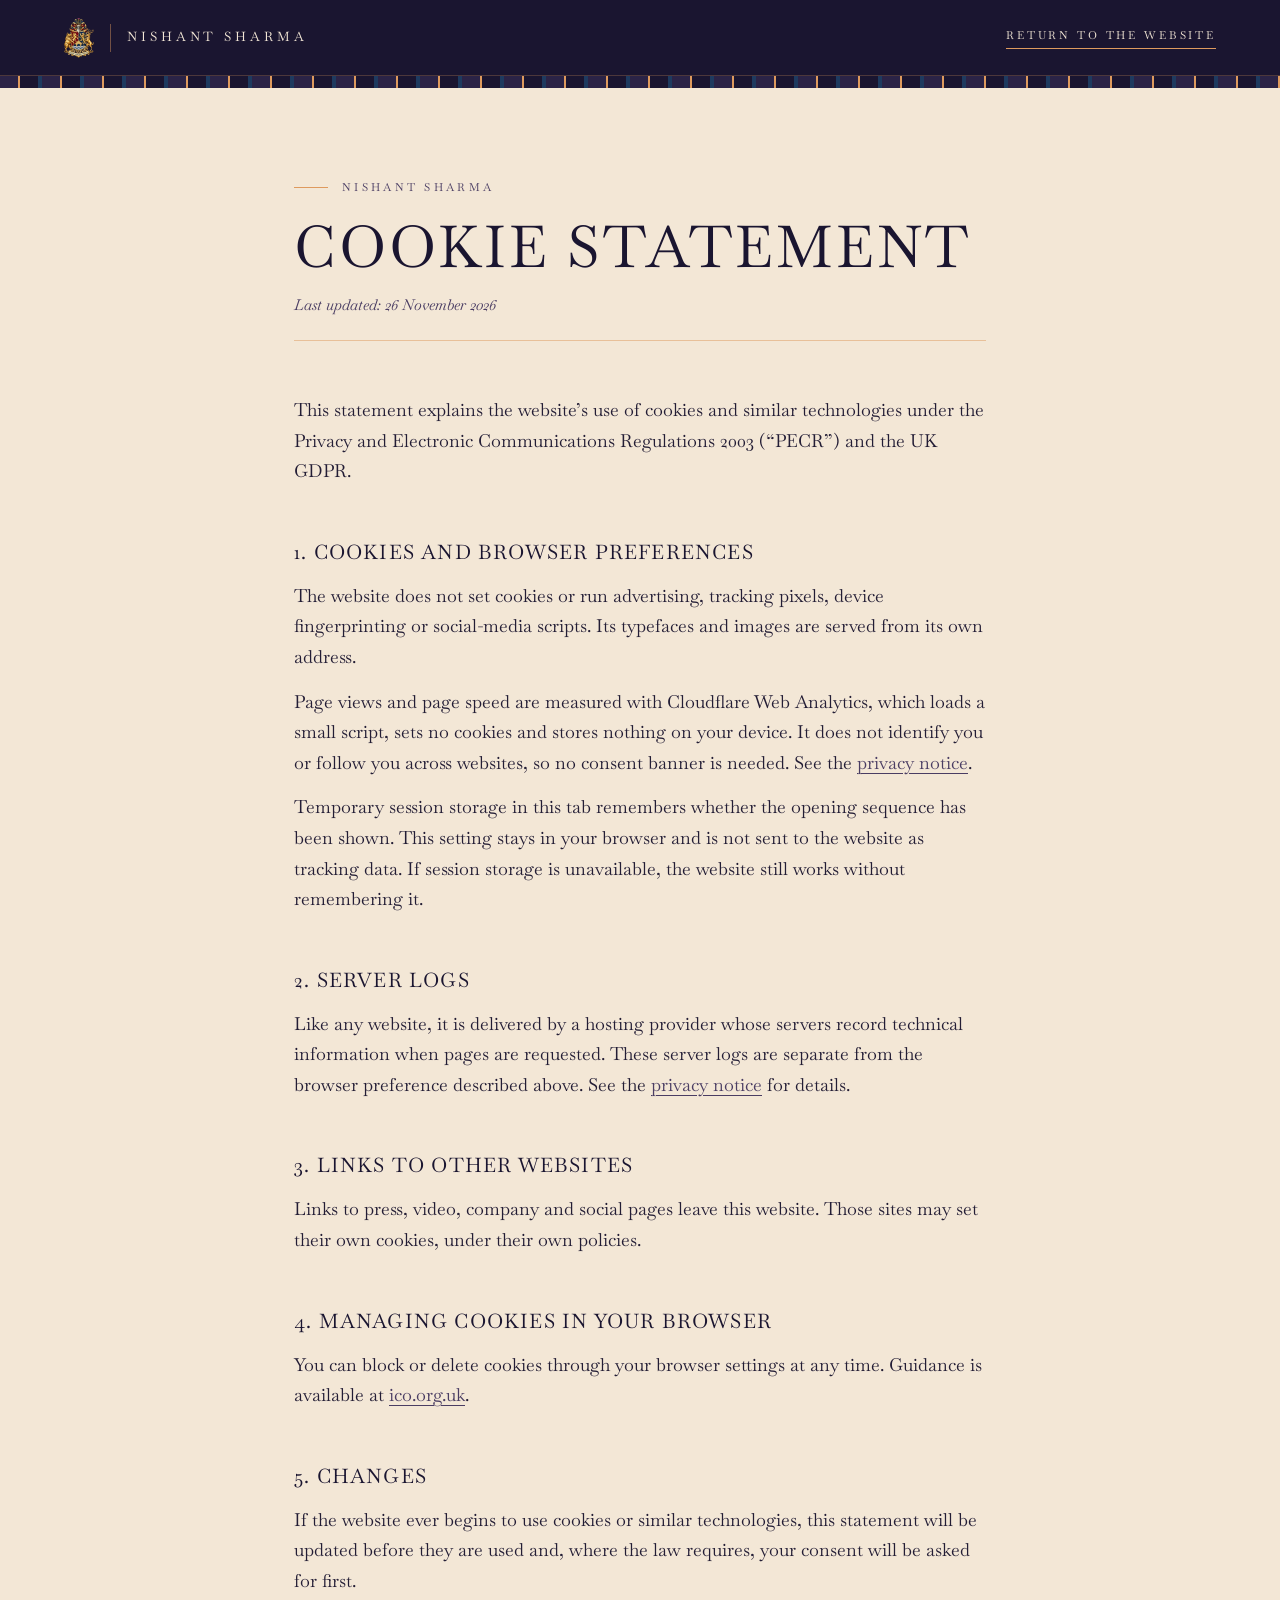
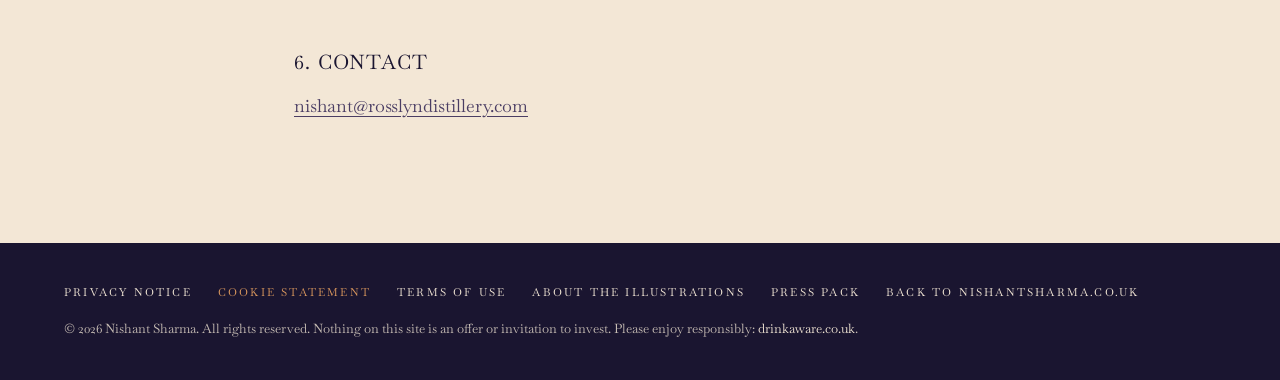
<file: cookies/index.html>
<!DOCTYPE html>
<html lang="en-GB"><head><meta charset="utf-8"><meta name="viewport" content="width=device-width, initial-scale=1">
<title>Cookie statement | Nishant Sharma</title><meta name="description" content="The website sets no cookies. Visits are measured with cookieless Cloudflare Web Analytics."><meta name="theme-color" content="#1A1530">
<meta property="og:type" content="website"><meta property="og:site_name" content="Nishant Sharma"><meta property="og:locale" content="en_GB"><meta property="og:title" content="Cookie statement | Nishant Sharma"><meta property="og:description" content="The website sets no cookies. Visits are measured with cookieless Cloudflare Web Analytics."><meta property="og:url" content="https://nishantsharma.co.uk/cookies/"><meta property="og:image" content="https://nishantsharma.co.uk/og-image.jpg"><meta name="twitter:card" content="summary_large_image"><link rel="manifest" href="../site.webmanifest"><link rel="canonical" href="https://nishantsharma.co.uk/cookies/"><link rel="icon" href="../assets/favicon.png"><link rel="apple-touch-icon" href="../assets/apple-touch-icon.png">
<link rel="preload" href="../assets/fonts/baskervville-400.woff2" as="font" type="font/woff2" crossorigin>
<style>
@font-face{font-family:"Baskervville";font-style:normal;font-weight:400;font-display:swap;src:url("../assets/fonts/baskervville-400.woff2") format("woff2")}
@font-face{font-family:"Baskervville";font-style:italic;font-weight:400;font-display:swap;src:url("../assets/fonts/baskervville-400-italic.woff2") format("woff2")}
@font-face{font-family:"Baskervville";font-style:normal;font-weight:700;font-display:swap;src:url("../assets/fonts/baskervville-700.woff2") format("woff2")}
:root{--ground:#1A1530;--oxblood:#2B2346;--rose-deep:#4A3D63;--gold:#DE9A5E;--gold-soft:#EDC79A;--cream:#F3E7D6;--ink:#231D35;--pad:clamp(22px,5vw,96px)}
*{box-sizing:border-box}html{-webkit-text-size-adjust:100%}
body{margin:0;background:var(--cream);color:var(--ink);font-family:"Baskervville",Georgia,"Times New Roman",serif;font-size:18px;line-height:1.7}
a{color:var(--rose-deep);text-underline-offset:4px;text-decoration-thickness:1px}a:hover{color:var(--oxblood)}
.skip{position:absolute;left:-999px}.skip:focus{left:16px;top:16px;background:var(--cream);padding:8px 12px;z-index:9}
header{background:var(--ground);height:76px;display:flex;align-items:center;justify-content:space-between;padding:0 var(--pad);border-bottom:1px solid rgba(222,154,94,.25)}
.brand{display:flex;align-items:center;gap:16px;color:var(--cream);text-decoration:none;letter-spacing:.3em;text-transform:uppercase;font-size:13px}
.brand img{width:30px;height:auto}.brand i{width:1px;height:28px;background:rgba(222,154,94,.45)}
.back{color:var(--cream);text-decoration:none;font-size:11px;letter-spacing:.26em;text-transform:uppercase;border-bottom:1px solid var(--gold);padding-bottom:4px}
.back:hover{color:var(--gold-soft)}
.tartan{height:12px;background:repeating-linear-gradient(90deg,#2B2346 0 18px,#DE9A5E 18px 20px,#1A1530 20px 38px,#1e3a5f 38px 42px)}
main{max-width:820px;margin:0 auto;padding:10vh var(--pad) 12vh}
.ey{font-size:11px;letter-spacing:.3em;text-transform:uppercase;color:var(--rose-deep);display:flex;align-items:center;gap:14px;margin:0 0 18px}
.ey::before{content:"";width:34px;height:1px;background:var(--gold)}
h1{font-weight:400;text-transform:uppercase;letter-spacing:.05em;font-size:clamp(34px,5vw,58px);line-height:1.1;margin:0 0 14px;color:var(--ground)}
.upd{font-style:italic;font-size:15px;color:var(--rose-deep);margin:0 0 6vh;padding-bottom:22px;border-bottom:1px solid rgba(222,154,94,.5)}
h2{font-weight:400;text-transform:uppercase;letter-spacing:.06em;font-size:20px;color:var(--ground);margin:48px 0 12px}
p,li{margin:0 0 14px}ul{padding-left:20px}li::marker{color:var(--gold)}
strong{font-weight:700;color:var(--ground)}
ol.pr{list-style:none;padding:0;margin:0 0 10px;border-top:1px solid rgba(74,61,99,.2)}
ol.pr li{display:grid;grid-template-columns:1fr auto;gap:6px 24px;padding:14px 0;border-bottom:1px solid rgba(74,61,99,.16);margin:0}
ol.pr li span:last-child{font-size:14px;font-style:italic;color:var(--rose-deep);text-align:right}
.box{border:1px solid rgba(222,154,94,.6);padding:22px 26px;margin:0 0 40px;background:rgba(222,154,94,.07)}
.box h2{margin-top:0}
footer{background:var(--ground);color:rgba(243,231,214,.8);padding:40px var(--pad);font-size:13px}
footer nav{display:flex;flex-wrap:wrap;gap:8px 26px;margin-bottom:16px}
footer a{color:var(--cream);text-decoration:none;font-size:11px;letter-spacing:.2em;text-transform:uppercase}
footer a:hover{color:var(--gold-soft)}footer a[aria-current]{color:var(--gold)}
@media(max-width:700px){body{font-size:17px}.brand span{display:none}.brand i{display:none}ol.pr li{grid-template-columns:1fr}ol.pr li span:last-child{text-align:left}}
</style></head>
<body><a class="skip" href="#main">Skip to content</a>
<header><a class="brand" href="../"><img src="../assets/crest-mark-96.webp" alt="" width="30" height="40"><i></i><span>Nishant Sharma</span></a><a class="back" href="../">Return to the website</a></header>
<div class="tartan" aria-hidden="true"></div>
<main id="main"><p class="ey">Nishant Sharma</p><h1>Cookie statement</h1><p class="upd">Last updated: 26 November 2026</p>
<p>This statement explains the website’s use of cookies and similar technologies under the Privacy and Electronic Communications Regulations 2003 (“PECR”) and the UK GDPR.</p>
<h2>1. Cookies and browser preferences</h2><p>The website does not set cookies or run advertising, tracking pixels, device fingerprinting or social-media scripts. Its typefaces and images are served from its own address.</p>
<p>Page views and page speed are measured with Cloudflare Web Analytics, which loads a small script, sets no cookies and stores nothing on your device. It does not identify you or follow you across websites, so no consent banner is needed. See the <a href="../privacy/">privacy notice</a>.</p>
<p>Temporary session storage in this tab remembers whether the opening sequence has been shown. This setting stays in your browser and is not sent to the website as tracking data. If session storage is unavailable, the website still works without remembering it.</p>
<h2>2. Server logs</h2><p>Like any website, it is delivered by a hosting provider whose servers record technical information when pages are requested. These server logs are separate from the browser preference described above. See the <a href="../privacy/">privacy notice</a> for details.</p>
<h2>3. Links to other websites</h2><p>Links to press, video, company and social pages leave this website. Those sites may set their own cookies, under their own policies.</p>
<h2>4. Managing cookies in your browser</h2><p>You can block or delete cookies through your browser settings at any time. Guidance is available at <a href="https://ico.org.uk/for-the-public/online/cookies/" target="_blank" rel="noopener">ico.org.uk</a>.</p>
<h2>5. Changes</h2><p>If the website ever begins to use cookies or similar technologies, this statement will be updated before they are used and, where the law requires, your consent will be asked for first.</p>
<h2>6. Contact</h2><p><a href="mailto:nishant@rosslyndistillery.com">nishant@rosslyndistillery.com</a></p>
</main>
<footer><nav aria-label="Legal"><a href="../privacy/">Privacy notice</a><a href="../cookies/" aria-current=page>Cookie statement</a><a href="../terms/">Terms of use</a><a href="../illustrations/">About the illustrations</a><a href="../press-pack/">Press pack</a><a href="../">Back to nishantsharma.co.uk</a></nav>
<div>© 2026 Nishant Sharma. All rights reserved. Nothing on this site is an offer or invitation to invest. Please enjoy responsibly: <a href="https://www.drinkaware.co.uk" target="_blank" rel="noopener" style="text-transform:none;letter-spacing:0;font-size:13px">drinkaware.co.uk</a>.</div></footer>
</body></html>
</file>
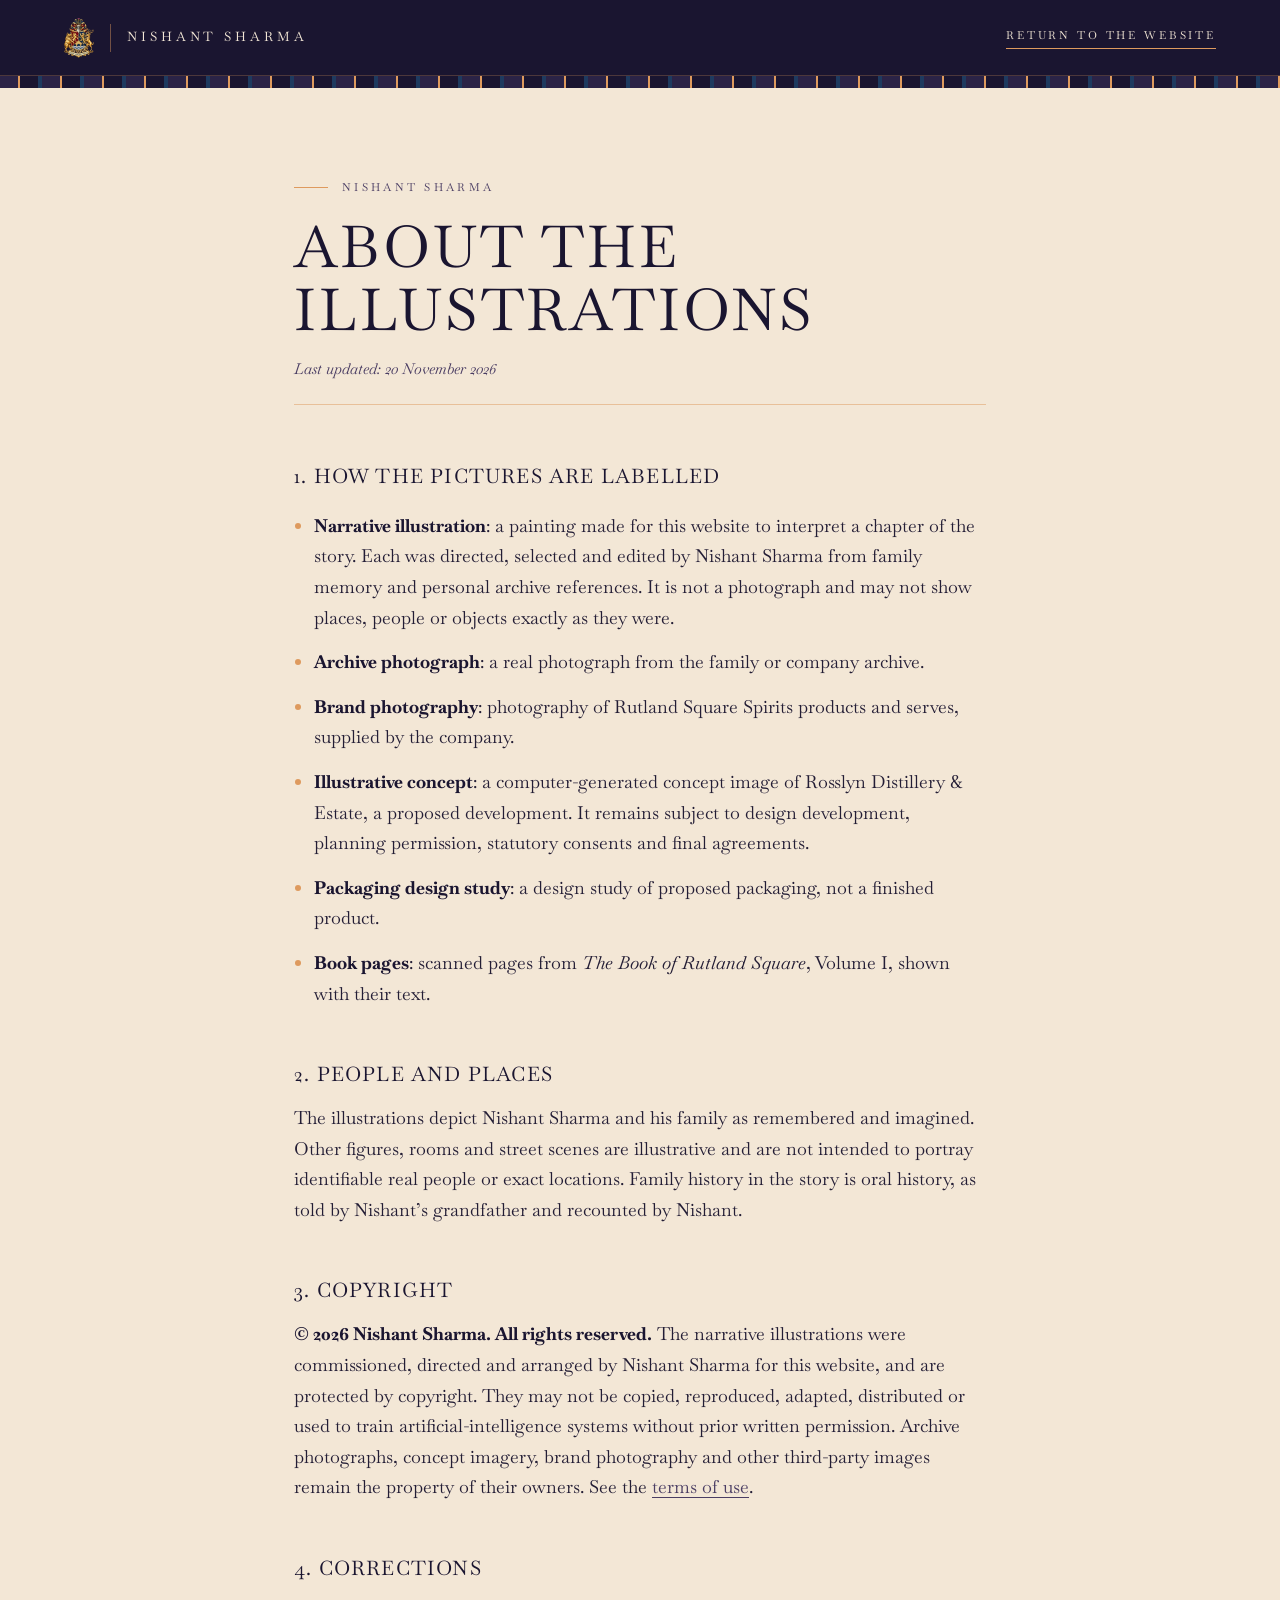
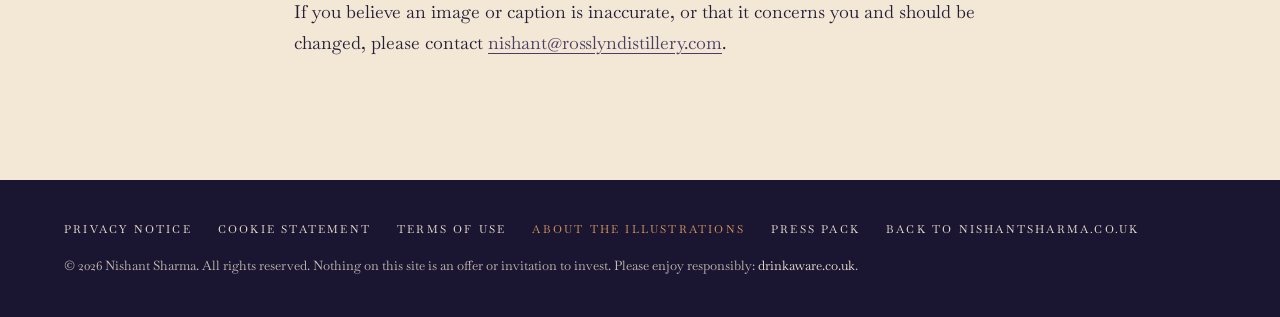
<file: illustrations/index.html>
<!DOCTYPE html>
<html lang="en-GB"><head><meta charset="utf-8"><meta name="viewport" content="width=device-width, initial-scale=1">
<title>About the illustrations | Nishant Sharma</title><meta name="description" content="How the illustrations, photographs and concept images on this website are made and labelled."><meta name="theme-color" content="#1A1530">
<meta property="og:type" content="website"><meta property="og:site_name" content="Nishant Sharma"><meta property="og:locale" content="en_GB"><meta property="og:title" content="About the illustrations | Nishant Sharma"><meta property="og:description" content="How the illustrations, photographs and concept images on this website are made and labelled."><meta property="og:url" content="https://nishantsharma.co.uk/illustrations/"><meta property="og:image" content="https://nishantsharma.co.uk/og-image.jpg"><meta name="twitter:card" content="summary_large_image"><link rel="manifest" href="../site.webmanifest"><link rel="canonical" href="https://nishantsharma.co.uk/illustrations/"><link rel="icon" href="../assets/favicon.png"><link rel="apple-touch-icon" href="../assets/apple-touch-icon.png">
<link rel="preload" href="../assets/fonts/baskervville-400.woff2" as="font" type="font/woff2" crossorigin>
<style>
@font-face{font-family:"Baskervville";font-style:normal;font-weight:400;font-display:swap;src:url("../assets/fonts/baskervville-400.woff2") format("woff2")}
@font-face{font-family:"Baskervville";font-style:italic;font-weight:400;font-display:swap;src:url("../assets/fonts/baskervville-400-italic.woff2") format("woff2")}
@font-face{font-family:"Baskervville";font-style:normal;font-weight:700;font-display:swap;src:url("../assets/fonts/baskervville-700.woff2") format("woff2")}
:root{--ground:#1A1530;--oxblood:#2B2346;--rose-deep:#4A3D63;--gold:#DE9A5E;--gold-soft:#EDC79A;--cream:#F3E7D6;--ink:#231D35;--pad:clamp(22px,5vw,96px)}
*{box-sizing:border-box}html{-webkit-text-size-adjust:100%}
body{margin:0;background:var(--cream);color:var(--ink);font-family:"Baskervville",Georgia,"Times New Roman",serif;font-size:18px;line-height:1.7}
a{color:var(--rose-deep);text-underline-offset:4px;text-decoration-thickness:1px}a:hover{color:var(--oxblood)}
.skip{position:absolute;left:-999px}.skip:focus{left:16px;top:16px;background:var(--cream);padding:8px 12px;z-index:9}
header{background:var(--ground);height:76px;display:flex;align-items:center;justify-content:space-between;padding:0 var(--pad);border-bottom:1px solid rgba(222,154,94,.25)}
.brand{display:flex;align-items:center;gap:16px;color:var(--cream);text-decoration:none;letter-spacing:.3em;text-transform:uppercase;font-size:13px}
.brand img{width:30px;height:auto}.brand i{width:1px;height:28px;background:rgba(222,154,94,.45)}
.back{color:var(--cream);text-decoration:none;font-size:11px;letter-spacing:.26em;text-transform:uppercase;border-bottom:1px solid var(--gold);padding-bottom:4px}
.back:hover{color:var(--gold-soft)}
.tartan{height:12px;background:repeating-linear-gradient(90deg,#2B2346 0 18px,#DE9A5E 18px 20px,#1A1530 20px 38px,#1e3a5f 38px 42px)}
main{max-width:820px;margin:0 auto;padding:10vh var(--pad) 12vh}
.ey{font-size:11px;letter-spacing:.3em;text-transform:uppercase;color:var(--rose-deep);display:flex;align-items:center;gap:14px;margin:0 0 18px}
.ey::before{content:"";width:34px;height:1px;background:var(--gold)}
h1{font-weight:400;text-transform:uppercase;letter-spacing:.05em;font-size:clamp(34px,5vw,58px);line-height:1.1;margin:0 0 14px;color:var(--ground)}
.upd{font-style:italic;font-size:15px;color:var(--rose-deep);margin:0 0 6vh;padding-bottom:22px;border-bottom:1px solid rgba(222,154,94,.5)}
h2{font-weight:400;text-transform:uppercase;letter-spacing:.06em;font-size:20px;color:var(--ground);margin:48px 0 12px}
p,li{margin:0 0 14px}ul{padding-left:20px}li::marker{color:var(--gold)}
strong{font-weight:700;color:var(--ground)}
ol.pr{list-style:none;padding:0;margin:0 0 10px;border-top:1px solid rgba(74,61,99,.2)}
ol.pr li{display:grid;grid-template-columns:1fr auto;gap:6px 24px;padding:14px 0;border-bottom:1px solid rgba(74,61,99,.16);margin:0}
ol.pr li span:last-child{font-size:14px;font-style:italic;color:var(--rose-deep);text-align:right}
.box{border:1px solid rgba(222,154,94,.6);padding:22px 26px;margin:0 0 40px;background:rgba(222,154,94,.07)}
.box h2{margin-top:0}
footer{background:var(--ground);color:rgba(243,231,214,.8);padding:40px var(--pad);font-size:13px}
footer nav{display:flex;flex-wrap:wrap;gap:8px 26px;margin-bottom:16px}
footer a{color:var(--cream);text-decoration:none;font-size:11px;letter-spacing:.2em;text-transform:uppercase}
footer a:hover{color:var(--gold-soft)}footer a[aria-current]{color:var(--gold)}
@media(max-width:700px){body{font-size:17px}.brand span{display:none}.brand i{display:none}ol.pr li{grid-template-columns:1fr}ol.pr li span:last-child{text-align:left}}
</style></head>
<body><a class="skip" href="#main">Skip to content</a>
<header><a class="brand" href="../"><img src="../assets/crest-mark-96.webp" alt="" width="30" height="40"><i></i><span>Nishant Sharma</span></a><a class="back" href="../">Return to the website</a></header>
<div class="tartan" aria-hidden="true"></div>
<main id="main"><p class="ey">Nishant Sharma</p><h1>About the illustrations</h1><p class="upd">Last updated: 20 November 2026</p>
<h2>1. How the pictures are labelled</h2><ul>
<li><strong>Narrative illustration</strong>: a painting made for this website to interpret a chapter of the story. Each was directed, selected and edited by Nishant Sharma from family memory and personal archive references. It is not a photograph and may not show places, people or objects exactly as they were.</li>
<li><strong>Archive photograph</strong>: a real photograph from the family or company archive.</li>
<li><strong>Brand photography</strong>: photography of Rutland Square Spirits products and serves, supplied by the company.</li>
<li><strong>Illustrative concept</strong>: a computer-generated concept image of Rosslyn Distillery &amp; Estate, a proposed development. It remains subject to design development, planning permission, statutory consents and final agreements.</li>
<li><strong>Packaging design study</strong>: a design study of proposed packaging, not a finished product.</li>
<li><strong>Book pages</strong>: scanned pages from <em>The Book of Rutland Square</em>, Volume I, shown with their text.</li></ul>
<h2>2. People and places</h2><p>The illustrations depict Nishant Sharma and his family as remembered and imagined. Other figures, rooms and street scenes are illustrative and are not intended to portray identifiable real people or exact locations. Family history in the story is oral history, as told by Nishant’s grandfather and recounted by Nishant.</p>
<h2>3. Copyright</h2><p><strong>© 2026 Nishant Sharma. All rights reserved.</strong> The narrative illustrations were commissioned, directed and arranged by Nishant Sharma for this website, and are protected by copyright. They may not be copied, reproduced, adapted, distributed or used to train artificial-intelligence systems without prior written permission. Archive photographs, concept imagery, brand photography and other third-party images remain the property of their owners. See the <a href="../terms/">terms of use</a>.</p>
<h2>4. Corrections</h2><p>If you believe an image or caption is inaccurate, or that it concerns you and should be changed, please contact <a href="mailto:nishant@rosslyndistillery.com">nishant@rosslyndistillery.com</a>.</p>
</main>
<footer><nav aria-label="Legal"><a href="../privacy/">Privacy notice</a><a href="../cookies/">Cookie statement</a><a href="../terms/">Terms of use</a><a href="../illustrations/" aria-current=page>About the illustrations</a><a href="../press-pack/">Press pack</a><a href="../">Back to nishantsharma.co.uk</a></nav>
<div>© 2026 Nishant Sharma. All rights reserved. Nothing on this site is an offer or invitation to invest. Please enjoy responsibly: <a href="https://www.drinkaware.co.uk" target="_blank" rel="noopener" style="text-transform:none;letter-spacing:0;font-size:13px">drinkaware.co.uk</a>.</div></footer>
</body></html>
</file>
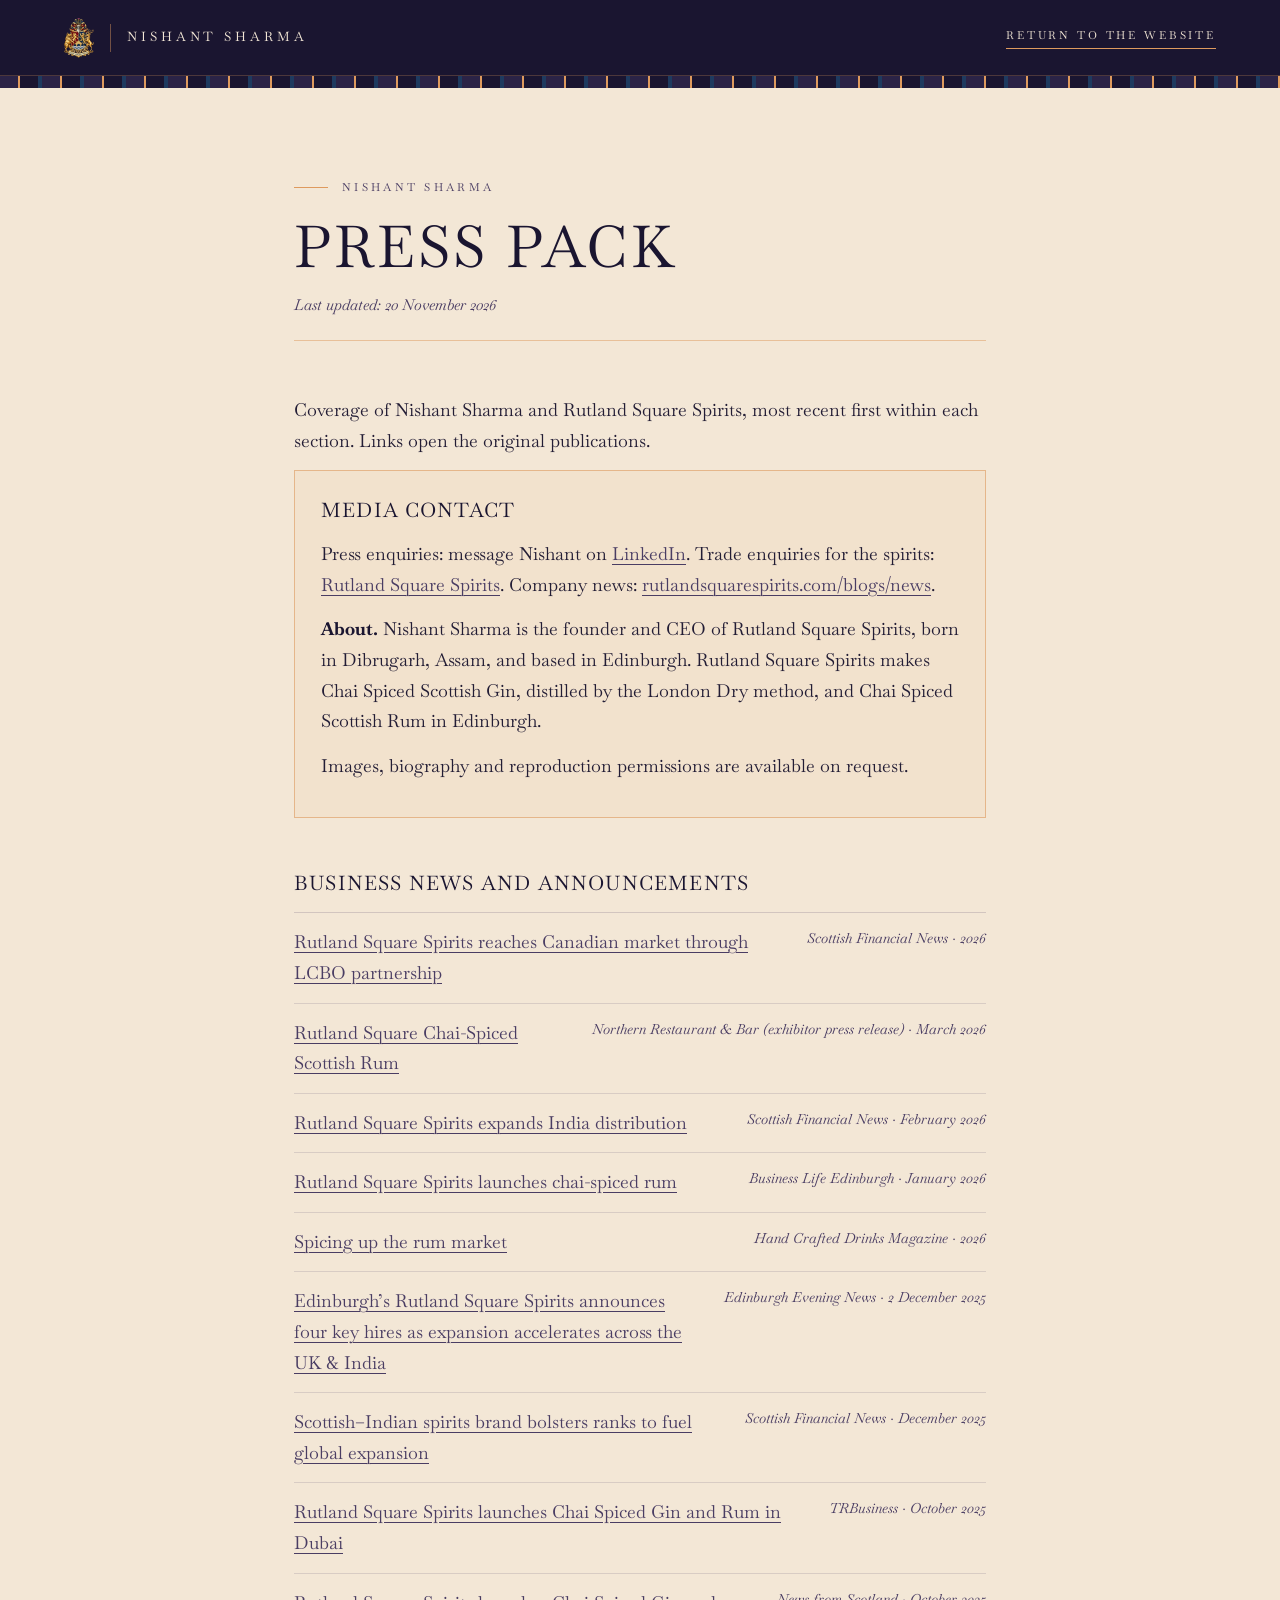
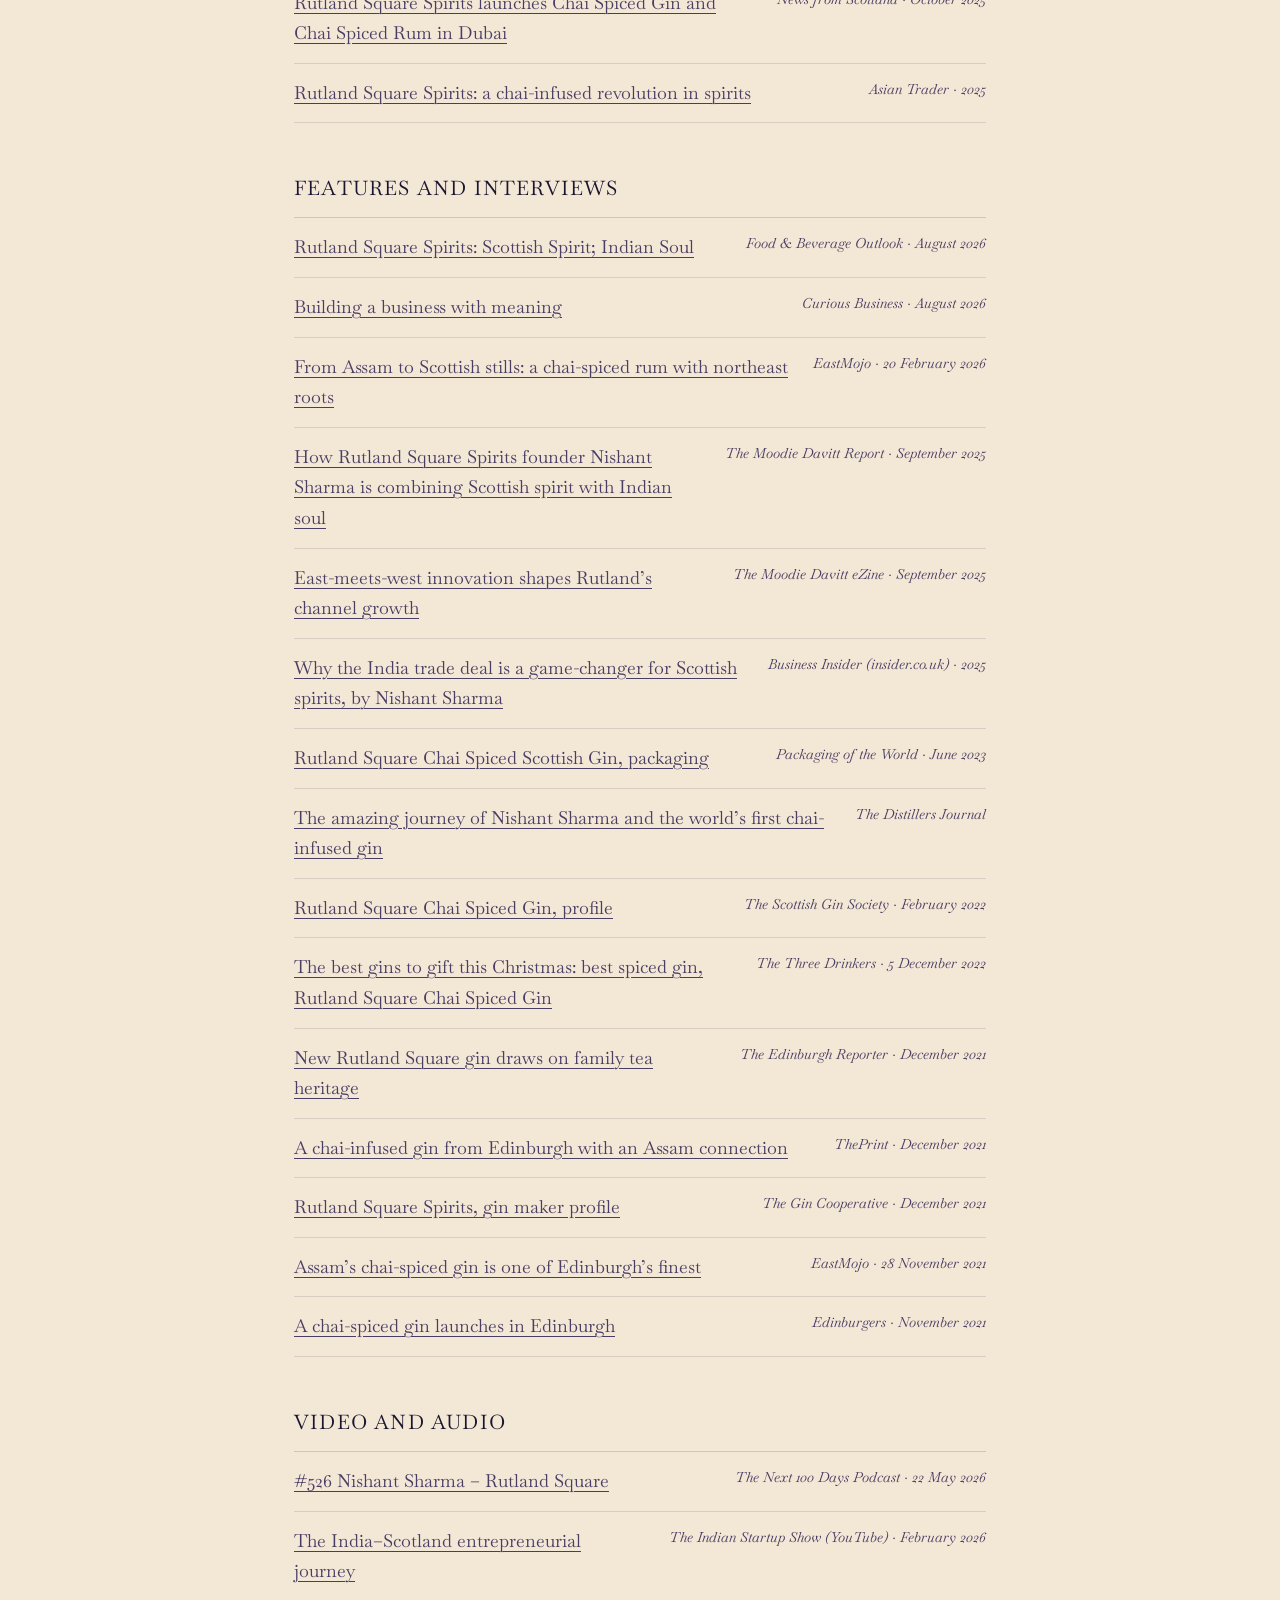
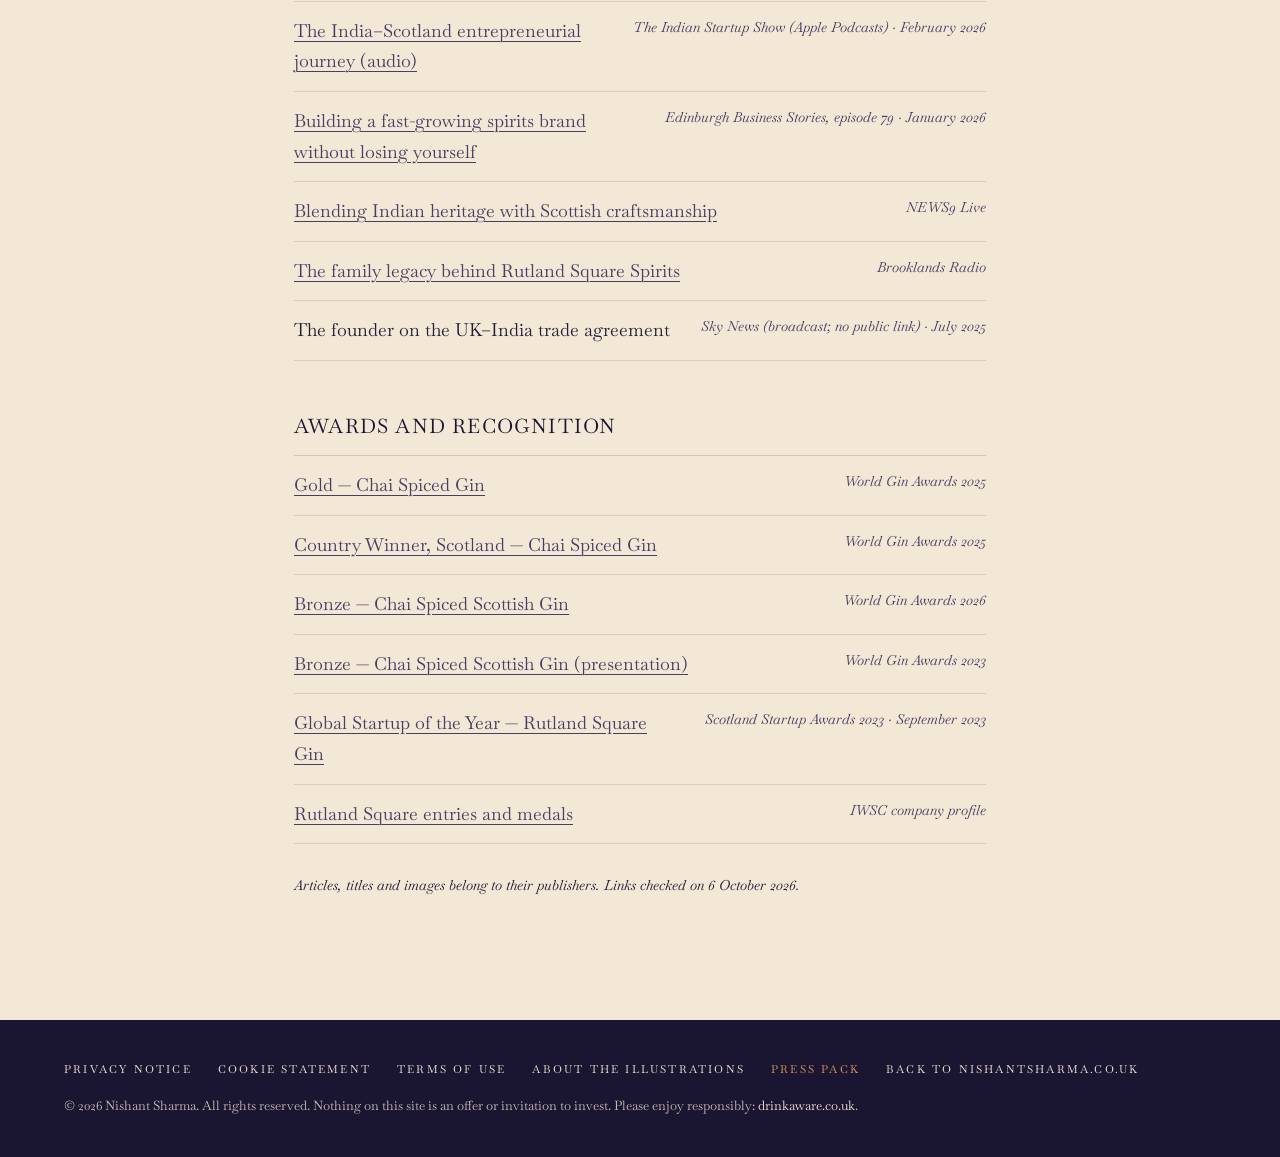
<file: press-pack/index.html>
<!DOCTYPE html>
<html lang="en-GB"><head><meta charset="utf-8"><meta name="viewport" content="width=device-width, initial-scale=1">
<title>Press pack | Nishant Sharma</title><meta name="description" content="Press coverage, interviews, video, awards and media contact for Nishant Sharma, founder of Rutland Square Spirits, Edinburgh."><meta name="theme-color" content="#1A1530">
<meta property="og:type" content="website"><meta property="og:site_name" content="Nishant Sharma"><meta property="og:locale" content="en_GB"><meta property="og:title" content="Press pack | Nishant Sharma"><meta property="og:description" content="Press coverage, interviews, video, awards and media contact for Nishant Sharma, founder of Rutland Square Spirits, Edinburgh."><meta property="og:url" content="https://nishantsharma.co.uk/press-pack/"><meta property="og:image" content="https://nishantsharma.co.uk/og-image.jpg"><meta name="twitter:card" content="summary_large_image"><link rel="manifest" href="../site.webmanifest"><link rel="canonical" href="https://nishantsharma.co.uk/press-pack/"><link rel="icon" href="../assets/favicon.png"><link rel="apple-touch-icon" href="../assets/apple-touch-icon.png">
<link rel="preload" href="../assets/fonts/baskervville-400.woff2" as="font" type="font/woff2" crossorigin>
<style>
@font-face{font-family:"Baskervville";font-style:normal;font-weight:400;font-display:swap;src:url("../assets/fonts/baskervville-400.woff2") format("woff2")}
@font-face{font-family:"Baskervville";font-style:italic;font-weight:400;font-display:swap;src:url("../assets/fonts/baskervville-400-italic.woff2") format("woff2")}
@font-face{font-family:"Baskervville";font-style:normal;font-weight:700;font-display:swap;src:url("../assets/fonts/baskervville-700.woff2") format("woff2")}
:root{--ground:#1A1530;--oxblood:#2B2346;--rose-deep:#4A3D63;--gold:#DE9A5E;--gold-soft:#EDC79A;--cream:#F3E7D6;--ink:#231D35;--pad:clamp(22px,5vw,96px)}
*{box-sizing:border-box}html{-webkit-text-size-adjust:100%}
body{margin:0;background:var(--cream);color:var(--ink);font-family:"Baskervville",Georgia,"Times New Roman",serif;font-size:18px;line-height:1.7}
a{color:var(--rose-deep);text-underline-offset:4px;text-decoration-thickness:1px}a:hover{color:var(--oxblood)}
.skip{position:absolute;left:-999px}.skip:focus{left:16px;top:16px;background:var(--cream);padding:8px 12px;z-index:9}
header{background:var(--ground);height:76px;display:flex;align-items:center;justify-content:space-between;padding:0 var(--pad);border-bottom:1px solid rgba(222,154,94,.25)}
.brand{display:flex;align-items:center;gap:16px;color:var(--cream);text-decoration:none;letter-spacing:.3em;text-transform:uppercase;font-size:13px}
.brand img{width:30px;height:auto}.brand i{width:1px;height:28px;background:rgba(222,154,94,.45)}
.back{color:var(--cream);text-decoration:none;font-size:11px;letter-spacing:.26em;text-transform:uppercase;border-bottom:1px solid var(--gold);padding-bottom:4px}
.back:hover{color:var(--gold-soft)}
.tartan{height:12px;background:repeating-linear-gradient(90deg,#2B2346 0 18px,#DE9A5E 18px 20px,#1A1530 20px 38px,#1e3a5f 38px 42px)}
main{max-width:820px;margin:0 auto;padding:10vh var(--pad) 12vh}
.ey{font-size:11px;letter-spacing:.3em;text-transform:uppercase;color:var(--rose-deep);display:flex;align-items:center;gap:14px;margin:0 0 18px}
.ey::before{content:"";width:34px;height:1px;background:var(--gold)}
h1{font-weight:400;text-transform:uppercase;letter-spacing:.05em;font-size:clamp(34px,5vw,58px);line-height:1.1;margin:0 0 14px;color:var(--ground)}
.upd{font-style:italic;font-size:15px;color:var(--rose-deep);margin:0 0 6vh;padding-bottom:22px;border-bottom:1px solid rgba(222,154,94,.5)}
h2{font-weight:400;text-transform:uppercase;letter-spacing:.06em;font-size:20px;color:var(--ground);margin:48px 0 12px}
p,li{margin:0 0 14px}ul{padding-left:20px}li::marker{color:var(--gold)}
strong{font-weight:700;color:var(--ground)}
ol.pr{list-style:none;padding:0;margin:0 0 10px;border-top:1px solid rgba(74,61,99,.2)}
ol.pr li{display:grid;grid-template-columns:1fr auto;gap:6px 24px;padding:14px 0;border-bottom:1px solid rgba(74,61,99,.16);margin:0}
ol.pr li span:last-child{font-size:14px;font-style:italic;color:var(--rose-deep);text-align:right}
.box{border:1px solid rgba(222,154,94,.6);padding:22px 26px;margin:0 0 40px;background:rgba(222,154,94,.07)}
.box h2{margin-top:0}
footer{background:var(--ground);color:rgba(243,231,214,.8);padding:40px var(--pad);font-size:13px}
footer nav{display:flex;flex-wrap:wrap;gap:8px 26px;margin-bottom:16px}
footer a{color:var(--cream);text-decoration:none;font-size:11px;letter-spacing:.2em;text-transform:uppercase}
footer a:hover{color:var(--gold-soft)}footer a[aria-current]{color:var(--gold)}
@media(max-width:700px){body{font-size:17px}.brand span{display:none}.brand i{display:none}ol.pr li{grid-template-columns:1fr}ol.pr li span:last-child{text-align:left}}
</style></head>
<body><a class="skip" href="#main">Skip to content</a>
<header><a class="brand" href="../"><img src="../assets/crest-mark-96.webp" alt="" width="30" height="40"><i></i><span>Nishant Sharma</span></a><a class="back" href="../">Return to the website</a></header>
<div class="tartan" aria-hidden="true"></div>
<main id="main"><p class="ey">Nishant Sharma</p><h1>Press pack</h1><p class="upd">Last updated: 20 November 2026</p>
<p>Coverage of Nishant Sharma and Rutland Square Spirits, most recent first within each section. Links open the original publications.</p>
<div class="box"><h2>Media contact</h2><p>Press enquiries: message Nishant on <a href="https://www.linkedin.com/in/nishantsharma08/" target="_blank" rel="noopener">LinkedIn</a>. Trade enquiries for the spirits: <a href="https://www.rutlandsquarespirits.com/" target="_blank" rel="noopener">Rutland Square Spirits</a>. Company news: <a href="https://www.rutlandsquarespirits.com/blogs/news" target="_blank" rel="noopener">rutlandsquarespirits.com/blogs/news</a>.</p>
<p><strong>About.</strong> Nishant Sharma is the founder and CEO of Rutland Square Spirits, born in Dibrugarh, Assam, and based in Edinburgh. Rutland Square Spirits makes Chai Spiced Scottish Gin, distilled by the London Dry method, and Chai Spiced Scottish Rum in Edinburgh.</p>
<p>Images, biography and reproduction permissions are available on request.</p></div>
<h2>Business news and announcements</h2><ol class="pr"><li><span><a href="https://www.scottishfinancialnews.com/articles/rutland-square-spirits-reaches-canadian-market-through-lcbo-partnership" target="_blank" rel="noopener">Rutland Square Spirits reaches Canadian market through LCBO partnership</a></span><span>Scottish Financial News · 2026</span></li><li><span><a href="https://northernrestaurantandbar.co.uk/exhibitor-press-release-nrb/rutland-square-chai-spiced-scottish-rum/" target="_blank" rel="noopener">Rutland Square Chai-Spiced Scottish Rum</a></span><span>Northern Restaurant &amp; Bar (exhibitor press release) · March 2026</span></li><li><span><a href="https://www.scottishfinancialnews.com/articles/rutland-square-spirits-expands-india-distribution" target="_blank" rel="noopener">Rutland Square Spirits expands India distribution</a></span><span>Scottish Financial News · February 2026</span></li><li><span><a href="https://www.businesslifeedinburgh.com/post/rutland-square-spirits-launches-chai-spiced-rum" target="_blank" rel="noopener">Rutland Square Spirits launches chai-spiced rum</a></span><span>Business Life Edinburgh · January 2026</span></li><li><span><a href="https://handcrafteddrinksmag.co.uk/chai-spiced-rum/" target="_blank" rel="noopener">Spicing up the rum market</a></span><span>Hand Crafted Drinks Magazine · 2026</span></li><li><span><a href="https://www.edinburghnews.scotsman.com/community/edinburghs-rutland-square-spirits-announces-four-key-hires-as-expansion-accelerates-across-the-uk-india-5426284" target="_blank" rel="noopener">Edinburgh’s Rutland Square Spirits announces four key hires as expansion accelerates across the UK &amp; India</a></span><span>Edinburgh Evening News · 2 December 2025</span></li><li><span><a href="https://www.scottishfinancialnews.com/articles/rutland-square-spirits-makes-four-hires-as-expansion-accelerates-across-the-uk-india" target="_blank" rel="noopener">Scottish–Indian spirits brand bolsters ranks to fuel global expansion</a></span><span>Scottish Financial News · December 2025</span></li><li><span><a href="https://www.trbusiness.com/regional-news/middle-east/rutland-square-spirits-launches-chai-spiced-gin-and-rum-in-dubai/270684" target="_blank" rel="noopener">Rutland Square Spirits launches Chai Spiced Gin and Rum in Dubai</a></span><span>TRBusiness · October 2025</span></li><li><span><a href="https://newsfromscotland.co.uk/rutland-square-spirits-launches-chai-spiced-gin-and-chai-spiced-rum-in-dubai/" target="_blank" rel="noopener">Rutland Square Spirits launches Chai Spiced Gin and Chai Spiced Rum in Dubai</a></span><span>News from Scotland · October 2025</span></li><li><span><a href="https://www.asiantrader.biz/rutland-square-spirits-chai-gin-premium-uk-stockists" target="_blank" rel="noopener">Rutland Square Spirits: a chai-infused revolution in spirits</a></span><span>Asian Trader · 2025</span></li></ol>
<h2>Features and interviews</h2><ol class="pr"><li><span><a href="https://www.foodbeverage-outlook.com/beverage-production/rutland-square-spirits-scottish-spirit-indian-soul" target="_blank" rel="noopener">Rutland Square Spirits: Scottish Spirit; Indian Soul</a></span><span>Food &amp; Beverage Outlook · August 2026</span></li><li><span><a href="https://podcast.curiousbusiness.co.uk/e/nishant-sharma-rutland-square-spirits/" target="_blank" rel="noopener">Building a business with meaning</a></span><span>Curious Business · August 2026</span></li><li><span><a href="https://eastmojo.com/assam/2026/02/20/from-assam-to-scottish-stills-chai-spiced-rum-with-northeast-roots/" target="_blank" rel="noopener">From Assam to Scottish stills: a chai-spiced rum with northeast roots</a></span><span>EastMojo · 20 February 2026</span></li><li><span><a href="https://moodiedavittreport.com/how-rutland-square-spirits-founder-nishant-sharma-is-combining-scottish-spirit-with-indian-soul/" target="_blank" rel="noopener">How Rutland Square Spirits founder Nishant Sharma is combining Scottish spirit with Indian soul</a></span><span>The Moodie Davitt Report · September 2025</span></li><li><span><a href="https://ezine.moodiedavittreport.com/ezine-346/craft-spirits-rutland-square-spirits" target="_blank" rel="noopener">East-meets-west innovation shapes Rutland’s channel growth</a></span><span>The Moodie Davitt eZine · September 2025</span></li><li><span><a href="https://www.insider.co.uk/news/india-trade-deal-game-changer-35324280" target="_blank" rel="noopener">Why the India trade deal is a game-changer for Scottish spirits, by Nishant Sharma</a></span><span>Business Insider (insider.co.uk) · 2025</span></li><li><span><a href="https://packagingoftheworld.com/2023/06/rutland-square-chai-spiced-scottish-gin.html" target="_blank" rel="noopener">Rutland Square Chai Spiced Scottish Gin, packaging</a></span><span>Packaging of the World · June 2023</span></li><li><span><a href="https://distillersjournal.info/the-amazing-journey-of-nishant-sharma-and-the-worlds-first-chai-infused-gin/" target="_blank" rel="noopener">The amazing journey of Nishant Sharma and the world’s first chai-infused gin</a></span><span>The Distillers Journal</span></li><li><span><a href="https://www.thescottishginsociety.com/gins/rutland-square-chai-spiced-gin/" target="_blank" rel="noopener">Rutland Square Chai Spiced Gin, profile</a></span><span>The Scottish Gin Society · February 2022</span></li><li><span><a href="https://www.thethreedrinkers.com/magazine-content/tag/Rutland+Square+Chai+Spiced+Gin" target="_blank" rel="noopener">The best gins to gift this Christmas: best spiced gin, Rutland Square Chai Spiced Gin</a></span><span>The Three Drinkers · 5 December 2022</span></li><li><span><a href="https://theedinburghreporter.co.uk/2021/12/new-rutland-square-gin-draws-on-family-tea-heritage/" target="_blank" rel="noopener">New Rutland Square gin draws on family tea heritage</a></span><span>The Edinburgh Reporter · December 2021</span></li><li><span><a href="https://theprint.in/neye/worlds-first-chai-infused-gin-from-edinburgh-has-assam-connection/780048/" target="_blank" rel="noopener">A chai-infused gin from Edinburgh with an Assam connection</a></span><span>ThePrint · December 2021</span></li><li><span><a href="https://thegincooperative.com/gin-maker/rutland-square-spirits/" target="_blank" rel="noopener">Rutland Square Spirits, gin maker profile</a></span><span>The Gin Cooperative · December 2021</span></li><li><span><a href="https://www.eastmojo.com/startups-entrepreneurs/2021/11/28/assams-chai-spiced-gin-is-one-of-edinburghs-finest/" target="_blank" rel="noopener">Assam’s chai-spiced gin is one of Edinburgh’s finest</a></span><span>EastMojo · 28 November 2021</span></li><li><span><a href="https://edinburgers.co.uk/worlds-first-chai-spiced-gin-launches-in-edinburgh/" target="_blank" rel="noopener">A chai-spiced gin launches in Edinburgh</a></span><span>Edinburgers · November 2021</span></li></ol>
<h2>Video and audio</h2><ol class="pr"><li><span><a href="https://thenext100days.org/tag/rutland-square" target="_blank" rel="noopener">#526 Nishant Sharma – Rutland Square</a></span><span>The Next 100 Days Podcast · 22 May 2026</span></li><li><span><a href="https://www.youtube.com/watch?v=Ue3TfStoI_M" target="_blank" rel="noopener">The India–Scotland entrepreneurial journey</a></span><span>The Indian Startup Show (YouTube) · February 2026</span></li><li><span><a href="https://podcasts.apple.com/nz/podcast/nishant-sharma-founder-ceo-of-rutland-square-spirits/id1031590716?i=1000749721574" target="_blank" rel="noopener">The India–Scotland entrepreneurial journey (audio)</a></span><span>The Indian Startup Show (Apple Podcasts) · February 2026</span></li><li><span><a href="https://www.youtube.com/watch?v=B66aOFdpgPY" target="_blank" rel="noopener">Building a fast-growing spirits brand without losing yourself</a></span><span>Edinburgh Business Stories, episode 79 · January 2026</span></li><li><span><a href="https://www.youtube.com/watch?v=pDh2jJbkQPA" target="_blank" rel="noopener">Blending Indian heritage with Scottish craftsmanship</a></span><span>NEWS9 Live</span></li><li><span><a href="https://www.youtube.com/watch?v=qzcQ_KXUfKw" target="_blank" rel="noopener">The family legacy behind Rutland Square Spirits</a></span><span>Brooklands Radio</span></li><li><span>The founder on the UK–India trade agreement</span><span>Sky News (broadcast; no public link) · July 2025</span></li></ol>
<h2>Awards and recognition</h2><ol class="pr"><li><span><a href="https://worldginawards.com/winner-gin/gold-57292-world-gin-awards-2025" target="_blank" rel="noopener">Gold — Chai Spiced Gin</a></span><span>World Gin Awards 2025</span></li><li><span><a href="https://worldginawards.com/winner-gin/country-winner-57866-world-gin-awards-2025" target="_blank" rel="noopener">Country Winner, Scotland — Chai Spiced Gin</a></span><span>World Gin Awards 2025</span></li><li><span><a href="https://worldginawards.com/winner-gin/bronze-64191-world-gin-awards-2026" target="_blank" rel="noopener">Bronze — Chai Spiced Scottish Gin</a></span><span>World Gin Awards 2026</span></li><li><span><a href="https://www.worldginawards.com/winner-gin/bronze-43403-world-gin-awards-2023" target="_blank" rel="noopener">Bronze — Chai Spiced Scottish Gin (presentation)</a></span><span>World Gin Awards 2023</span></li><li><span><a href="https://startupawards.uk/2023/09/spirits-with-style-crafting-small-batch-gin-with-a-vintage-flair/" target="_blank" rel="noopener">Global Startup of the Year — Rutland Square Gin</a></span><span>Scotland Startup Awards 2023 · September 2023</span></li><li><span><a href="https://iwsc.net/company/profile/21464/le-monsieur-ltd-ta-rutland-square-gin" target="_blank" rel="noopener">Rutland Square entries and medals</a></span><span>IWSC company profile</span></li></ol>
<p style="font-size:14px;font-style:italic;margin-top:30px">Articles, titles and images belong to their publishers. Links checked on 6 October 2026.</p>
</main>
<footer><nav aria-label="Legal"><a href="../privacy/">Privacy notice</a><a href="../cookies/">Cookie statement</a><a href="../terms/">Terms of use</a><a href="../illustrations/">About the illustrations</a><a href="../press-pack/" aria-current=page>Press pack</a><a href="../">Back to nishantsharma.co.uk</a></nav>
<div>© 2026 Nishant Sharma. All rights reserved. Nothing on this site is an offer or invitation to invest. Please enjoy responsibly: <a href="https://www.drinkaware.co.uk" target="_blank" rel="noopener" style="text-transform:none;letter-spacing:0;font-size:13px">drinkaware.co.uk</a>.</div></footer>
</body></html>
</file>
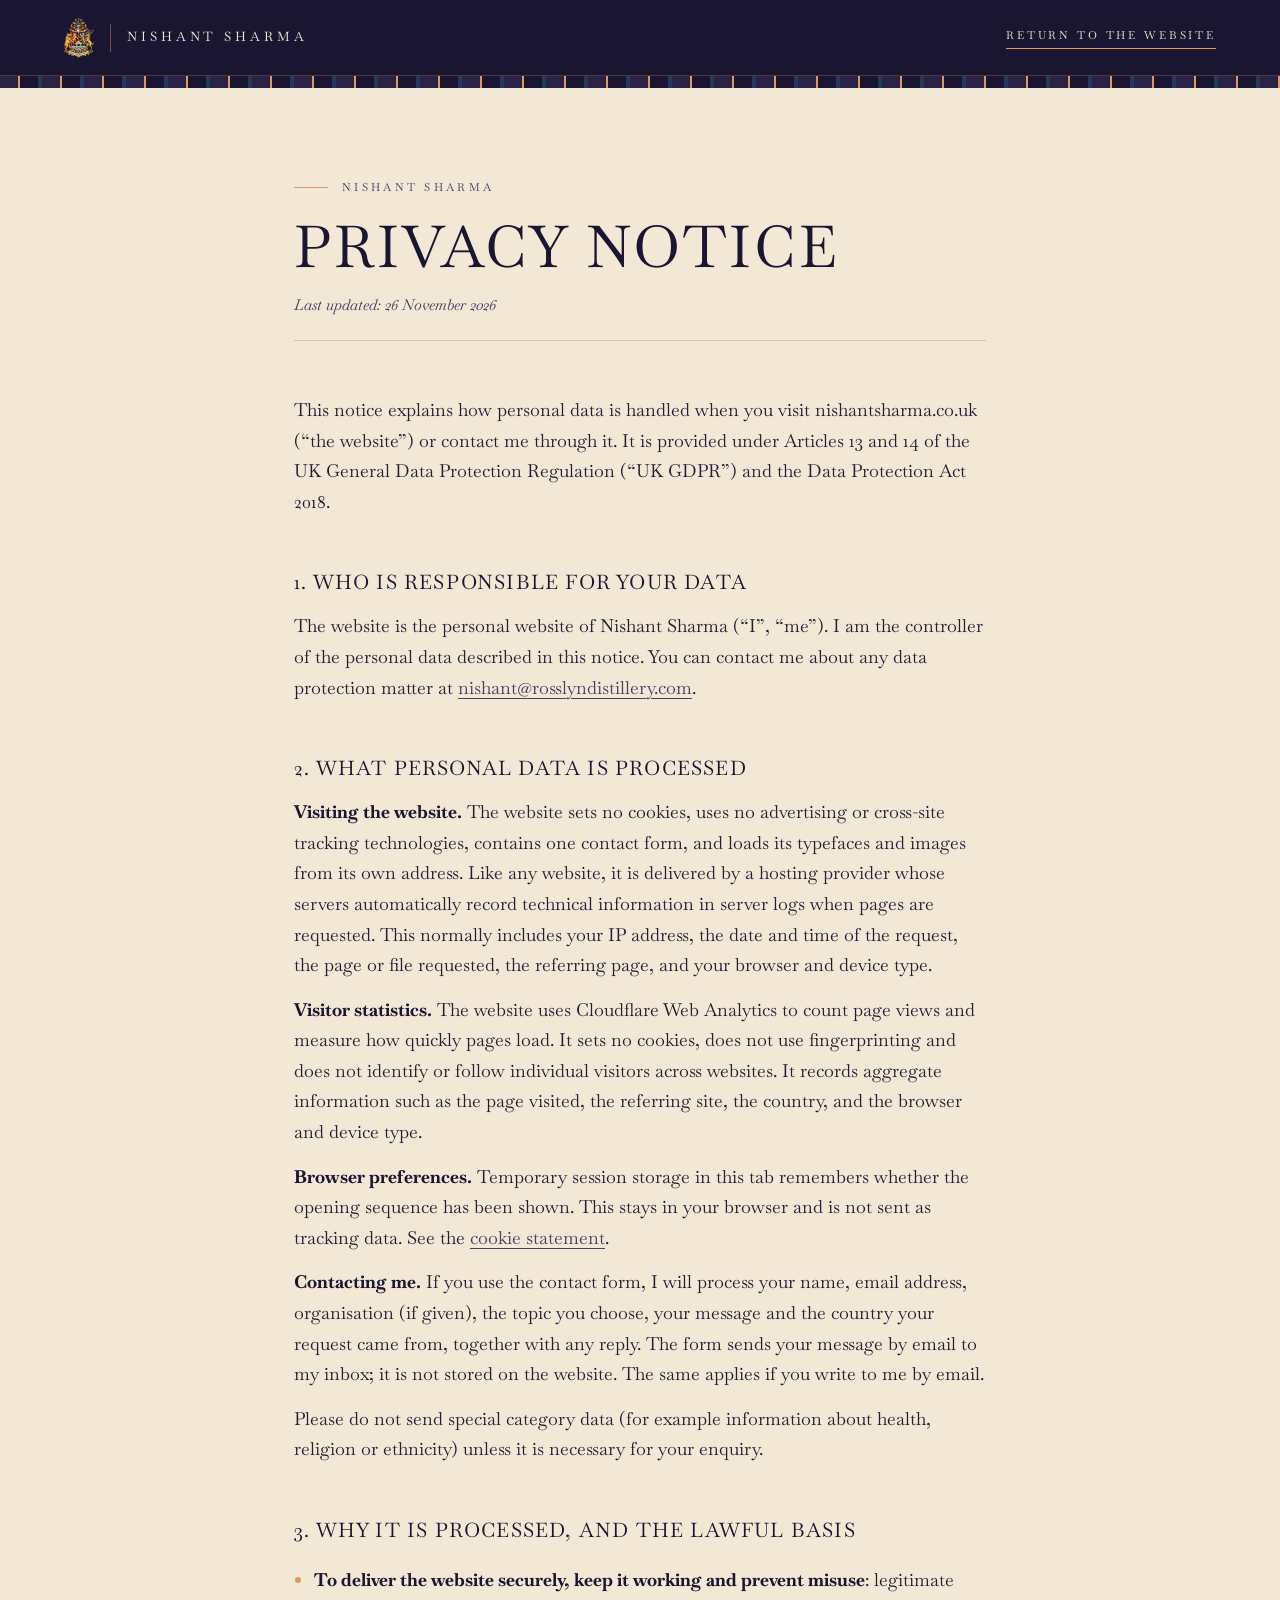
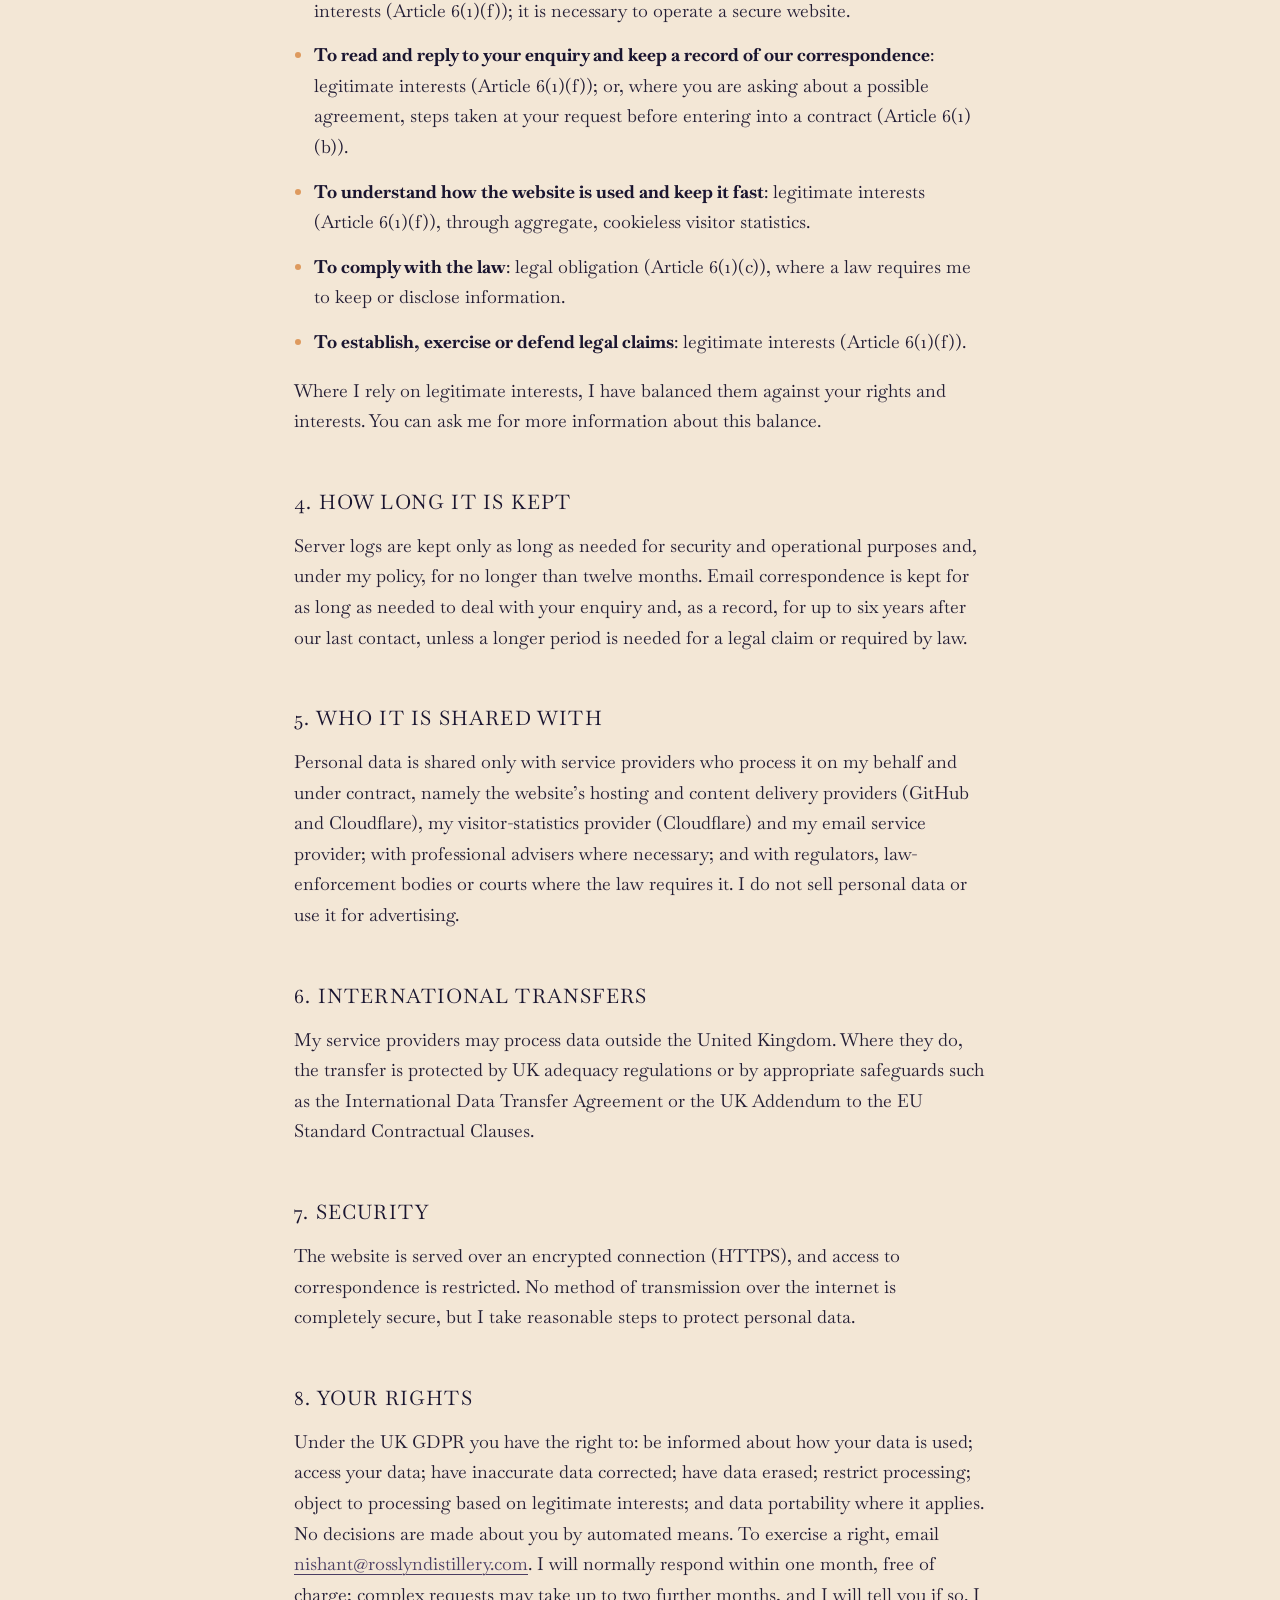
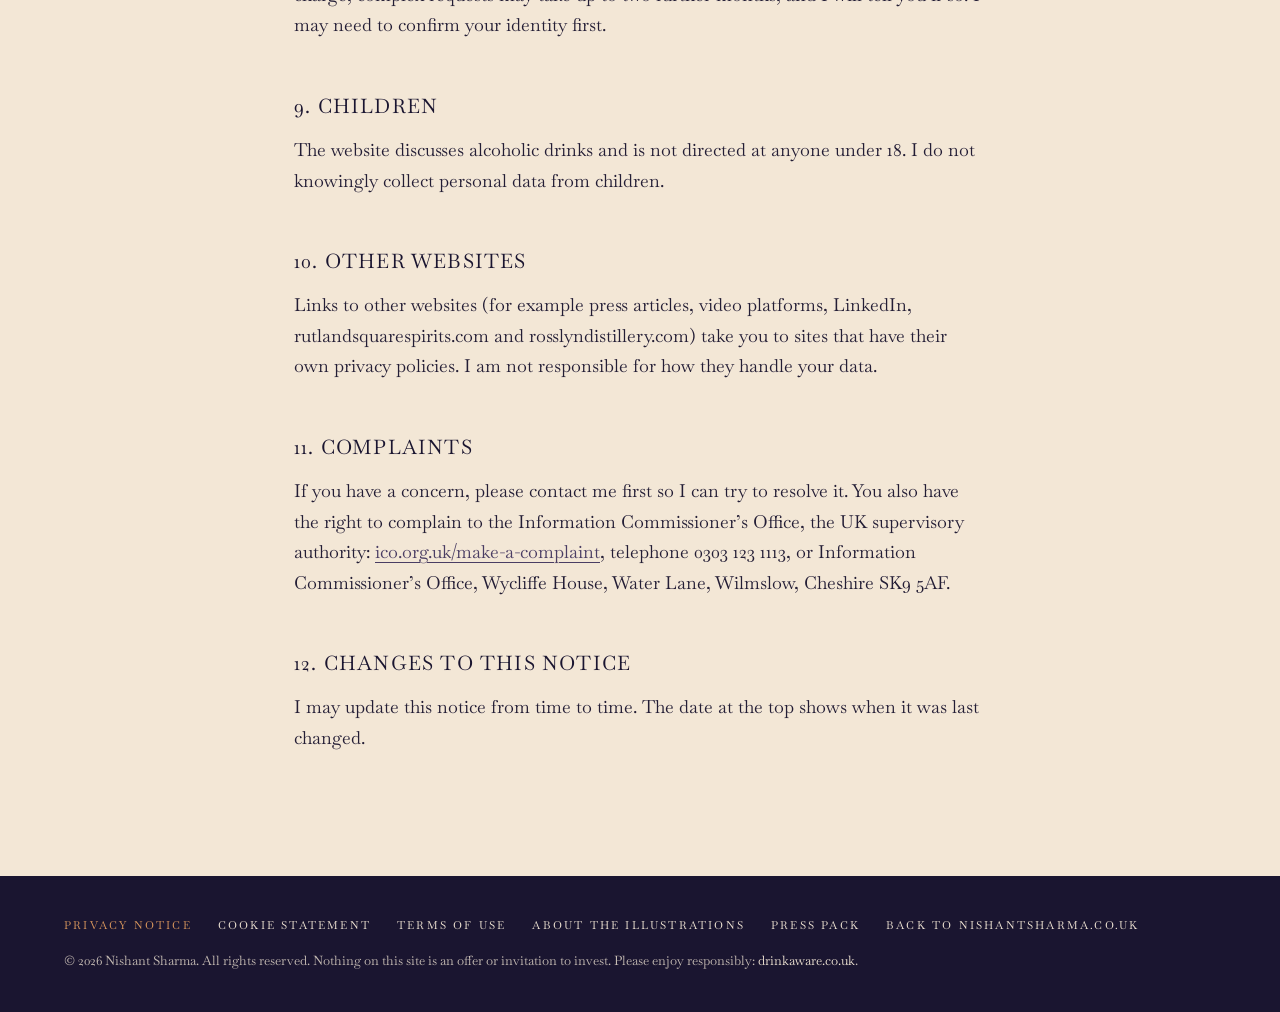
<file: privacy/index.html>
<!DOCTYPE html>
<html lang="en-GB"><head><meta charset="utf-8"><meta name="viewport" content="width=device-width, initial-scale=1">
<title>Privacy notice | Nishant Sharma</title><meta name="description" content="How personal data is handled on nishantsharma.co.uk."><meta name="theme-color" content="#1A1530">
<meta property="og:type" content="website"><meta property="og:site_name" content="Nishant Sharma"><meta property="og:locale" content="en_GB"><meta property="og:title" content="Privacy notice | Nishant Sharma"><meta property="og:description" content="How personal data is handled on nishantsharma.co.uk."><meta property="og:url" content="https://nishantsharma.co.uk/privacy/"><meta property="og:image" content="https://nishantsharma.co.uk/og-image.jpg"><meta name="twitter:card" content="summary_large_image"><link rel="manifest" href="../site.webmanifest"><link rel="canonical" href="https://nishantsharma.co.uk/privacy/"><link rel="icon" href="../assets/favicon.png"><link rel="apple-touch-icon" href="../assets/apple-touch-icon.png">
<link rel="preload" href="../assets/fonts/baskervville-400.woff2" as="font" type="font/woff2" crossorigin>
<style>
@font-face{font-family:"Baskervville";font-style:normal;font-weight:400;font-display:swap;src:url("../assets/fonts/baskervville-400.woff2") format("woff2")}
@font-face{font-family:"Baskervville";font-style:italic;font-weight:400;font-display:swap;src:url("../assets/fonts/baskervville-400-italic.woff2") format("woff2")}
@font-face{font-family:"Baskervville";font-style:normal;font-weight:700;font-display:swap;src:url("../assets/fonts/baskervville-700.woff2") format("woff2")}
:root{--ground:#1A1530;--oxblood:#2B2346;--rose-deep:#4A3D63;--gold:#DE9A5E;--gold-soft:#EDC79A;--cream:#F3E7D6;--ink:#231D35;--pad:clamp(22px,5vw,96px)}
*{box-sizing:border-box}html{-webkit-text-size-adjust:100%}
body{margin:0;background:var(--cream);color:var(--ink);font-family:"Baskervville",Georgia,"Times New Roman",serif;font-size:18px;line-height:1.7}
a{color:var(--rose-deep);text-underline-offset:4px;text-decoration-thickness:1px}a:hover{color:var(--oxblood)}
.skip{position:absolute;left:-999px}.skip:focus{left:16px;top:16px;background:var(--cream);padding:8px 12px;z-index:9}
header{background:var(--ground);height:76px;display:flex;align-items:center;justify-content:space-between;padding:0 var(--pad);border-bottom:1px solid rgba(222,154,94,.25)}
.brand{display:flex;align-items:center;gap:16px;color:var(--cream);text-decoration:none;letter-spacing:.3em;text-transform:uppercase;font-size:13px}
.brand img{width:30px;height:auto}.brand i{width:1px;height:28px;background:rgba(222,154,94,.45)}
.back{color:var(--cream);text-decoration:none;font-size:11px;letter-spacing:.26em;text-transform:uppercase;border-bottom:1px solid var(--gold);padding-bottom:4px}
.back:hover{color:var(--gold-soft)}
.tartan{height:12px;background:repeating-linear-gradient(90deg,#2B2346 0 18px,#DE9A5E 18px 20px,#1A1530 20px 38px,#1e3a5f 38px 42px)}
main{max-width:820px;margin:0 auto;padding:10vh var(--pad) 12vh}
.ey{font-size:11px;letter-spacing:.3em;text-transform:uppercase;color:var(--rose-deep);display:flex;align-items:center;gap:14px;margin:0 0 18px}
.ey::before{content:"";width:34px;height:1px;background:var(--gold)}
h1{font-weight:400;text-transform:uppercase;letter-spacing:.05em;font-size:clamp(34px,5vw,58px);line-height:1.1;margin:0 0 14px;color:var(--ground)}
.upd{font-style:italic;font-size:15px;color:var(--rose-deep);margin:0 0 6vh;padding-bottom:22px;border-bottom:1px solid rgba(222,154,94,.5)}
h2{font-weight:400;text-transform:uppercase;letter-spacing:.06em;font-size:20px;color:var(--ground);margin:48px 0 12px}
p,li{margin:0 0 14px}ul{padding-left:20px}li::marker{color:var(--gold)}
strong{font-weight:700;color:var(--ground)}
ol.pr{list-style:none;padding:0;margin:0 0 10px;border-top:1px solid rgba(74,61,99,.2)}
ol.pr li{display:grid;grid-template-columns:1fr auto;gap:6px 24px;padding:14px 0;border-bottom:1px solid rgba(74,61,99,.16);margin:0}
ol.pr li span:last-child{font-size:14px;font-style:italic;color:var(--rose-deep);text-align:right}
.box{border:1px solid rgba(222,154,94,.6);padding:22px 26px;margin:0 0 40px;background:rgba(222,154,94,.07)}
.box h2{margin-top:0}
footer{background:var(--ground);color:rgba(243,231,214,.8);padding:40px var(--pad);font-size:13px}
footer nav{display:flex;flex-wrap:wrap;gap:8px 26px;margin-bottom:16px}
footer a{color:var(--cream);text-decoration:none;font-size:11px;letter-spacing:.2em;text-transform:uppercase}
footer a:hover{color:var(--gold-soft)}footer a[aria-current]{color:var(--gold)}
@media(max-width:700px){body{font-size:17px}.brand span{display:none}.brand i{display:none}ol.pr li{grid-template-columns:1fr}ol.pr li span:last-child{text-align:left}}
</style></head>
<body><a class="skip" href="#main">Skip to content</a>
<header><a class="brand" href="../"><img src="../assets/crest-mark-96.webp" alt="" width="30" height="40"><i></i><span>Nishant Sharma</span></a><a class="back" href="../">Return to the website</a></header>
<div class="tartan" aria-hidden="true"></div>
<main id="main"><p class="ey">Nishant Sharma</p><h1>Privacy notice</h1><p class="upd">Last updated: 26 November 2026</p>
<p>This notice explains how personal data is handled when you visit nishantsharma.co.uk (“the website”) or contact me through it. It is provided under Articles 13 and 14 of the UK General Data Protection Regulation (“UK GDPR”) and the Data Protection Act 2018.</p>
<h2>1. Who is responsible for your data</h2><p>The website is the personal website of Nishant Sharma (“I”, “me”). I am the controller of the personal data described in this notice. You can contact me about any data protection matter at <a href="mailto:nishant@rosslyndistillery.com">nishant@rosslyndistillery.com</a>.</p>
<h2>2. What personal data is processed</h2>
<p><strong>Visiting the website.</strong> The website sets no cookies, uses no advertising or cross-site tracking technologies, contains one contact form, and loads its typefaces and images from its own address. Like any website, it is delivered by a hosting provider whose servers automatically record technical information in server logs when pages are requested. This normally includes your IP address, the date and time of the request, the page or file requested, the referring page, and your browser and device type.</p>
<p><strong>Visitor statistics.</strong> The website uses Cloudflare Web Analytics to count page views and measure how quickly pages load. It sets no cookies, does not use fingerprinting and does not identify or follow individual visitors across websites. It records aggregate information such as the page visited, the referring site, the country, and the browser and device type.</p>
<p><strong>Browser preferences.</strong> Temporary session storage in this tab remembers whether the opening sequence has been shown. This stays in your browser and is not sent as tracking data. See the <a href="../cookies/">cookie statement</a>.</p>
<p><strong>Contacting me.</strong> If you use the contact form, I will process your name, email address, organisation (if given), the topic you choose, your message and the country your request came from, together with any reply. The form sends your message by email to my inbox; it is not stored on the website. The same applies if you write to me by email.</p>
<p>Please do not send special category data (for example information about health, religion or ethnicity) unless it is necessary for your enquiry.</p>
<h2>3. Why it is processed, and the lawful basis</h2><ul>
<li><strong>To deliver the website securely, keep it working and prevent misuse</strong>: legitimate interests (Article 6(1)(f)); it is necessary to operate a secure website.</li>
<li><strong>To read and reply to your enquiry and keep a record of our correspondence</strong>: legitimate interests (Article 6(1)(f)); or, where you are asking about a possible agreement, steps taken at your request before entering into a contract (Article 6(1)(b)).</li>
<li><strong>To understand how the website is used and keep it fast</strong>: legitimate interests (Article 6(1)(f)), through aggregate, cookieless visitor statistics.</li>
<li><strong>To comply with the law</strong>: legal obligation (Article 6(1)(c)), where a law requires me to keep or disclose information.</li>
<li><strong>To establish, exercise or defend legal claims</strong>: legitimate interests (Article 6(1)(f)).</li></ul>
<p>Where I rely on legitimate interests, I have balanced them against your rights and interests. You can ask me for more information about this balance.</p>
<h2>4. How long it is kept</h2><p>Server logs are kept only as long as needed for security and operational purposes and, under my policy, for no longer than twelve months. Email correspondence is kept for as long as needed to deal with your enquiry and, as a record, for up to six years after our last contact, unless a longer period is needed for a legal claim or required by law.</p>
<h2>5. Who it is shared with</h2><p>Personal data is shared only with service providers who process it on my behalf and under contract, namely the website’s hosting and content delivery providers (GitHub and Cloudflare), my visitor-statistics provider (Cloudflare) and my email service provider; with professional advisers where necessary; and with regulators, law-enforcement bodies or courts where the law requires it. I do not sell personal data or use it for advertising.</p>
<h2>6. International transfers</h2><p>My service providers may process data outside the United Kingdom. Where they do, the transfer is protected by UK adequacy regulations or by appropriate safeguards such as the International Data Transfer Agreement or the UK Addendum to the EU Standard Contractual Clauses.</p>
<h2>7. Security</h2><p>The website is served over an encrypted connection (HTTPS), and access to correspondence is restricted. No method of transmission over the internet is completely secure, but I take reasonable steps to protect personal data.</p>
<h2>8. Your rights</h2><p>Under the UK GDPR you have the right to: be informed about how your data is used; access your data; have inaccurate data corrected; have data erased; restrict processing; object to processing based on legitimate interests; and data portability where it applies. No decisions are made about you by automated means. To exercise a right, email <a href="mailto:nishant@rosslyndistillery.com">nishant@rosslyndistillery.com</a>. I will normally respond within one month, free of charge; complex requests may take up to two further months, and I will tell you if so. I may need to confirm your identity first.</p>
<h2>9. Children</h2><p>The website discusses alcoholic drinks and is not directed at anyone under 18. I do not knowingly collect personal data from children.</p>
<h2>10. Other websites</h2><p>Links to other websites (for example press articles, video platforms, LinkedIn, rutlandsquarespirits.com and rosslyndistillery.com) take you to sites that have their own privacy policies. I am not responsible for how they handle your data.</p>
<h2>11. Complaints</h2><p>If you have a concern, please contact me first so I can try to resolve it. You also have the right to complain to the Information Commissioner’s Office, the UK supervisory authority: <a href="https://ico.org.uk/make-a-complaint/" target="_blank" rel="noopener">ico.org.uk/make-a-complaint</a>, telephone 0303 123 1113, or Information Commissioner’s Office, Wycliffe House, Water Lane, Wilmslow, Cheshire SK9 5AF.</p>
<h2>12. Changes to this notice</h2><p>I may update this notice from time to time. The date at the top shows when it was last changed.</p>
</main>
<footer><nav aria-label="Legal"><a href="../privacy/" aria-current=page>Privacy notice</a><a href="../cookies/">Cookie statement</a><a href="../terms/">Terms of use</a><a href="../illustrations/">About the illustrations</a><a href="../press-pack/">Press pack</a><a href="../">Back to nishantsharma.co.uk</a></nav>
<div>© 2026 Nishant Sharma. All rights reserved. Nothing on this site is an offer or invitation to invest. Please enjoy responsibly: <a href="https://www.drinkaware.co.uk" target="_blank" rel="noopener" style="text-transform:none;letter-spacing:0;font-size:13px">drinkaware.co.uk</a>.</div></footer>
</body></html>
</file>
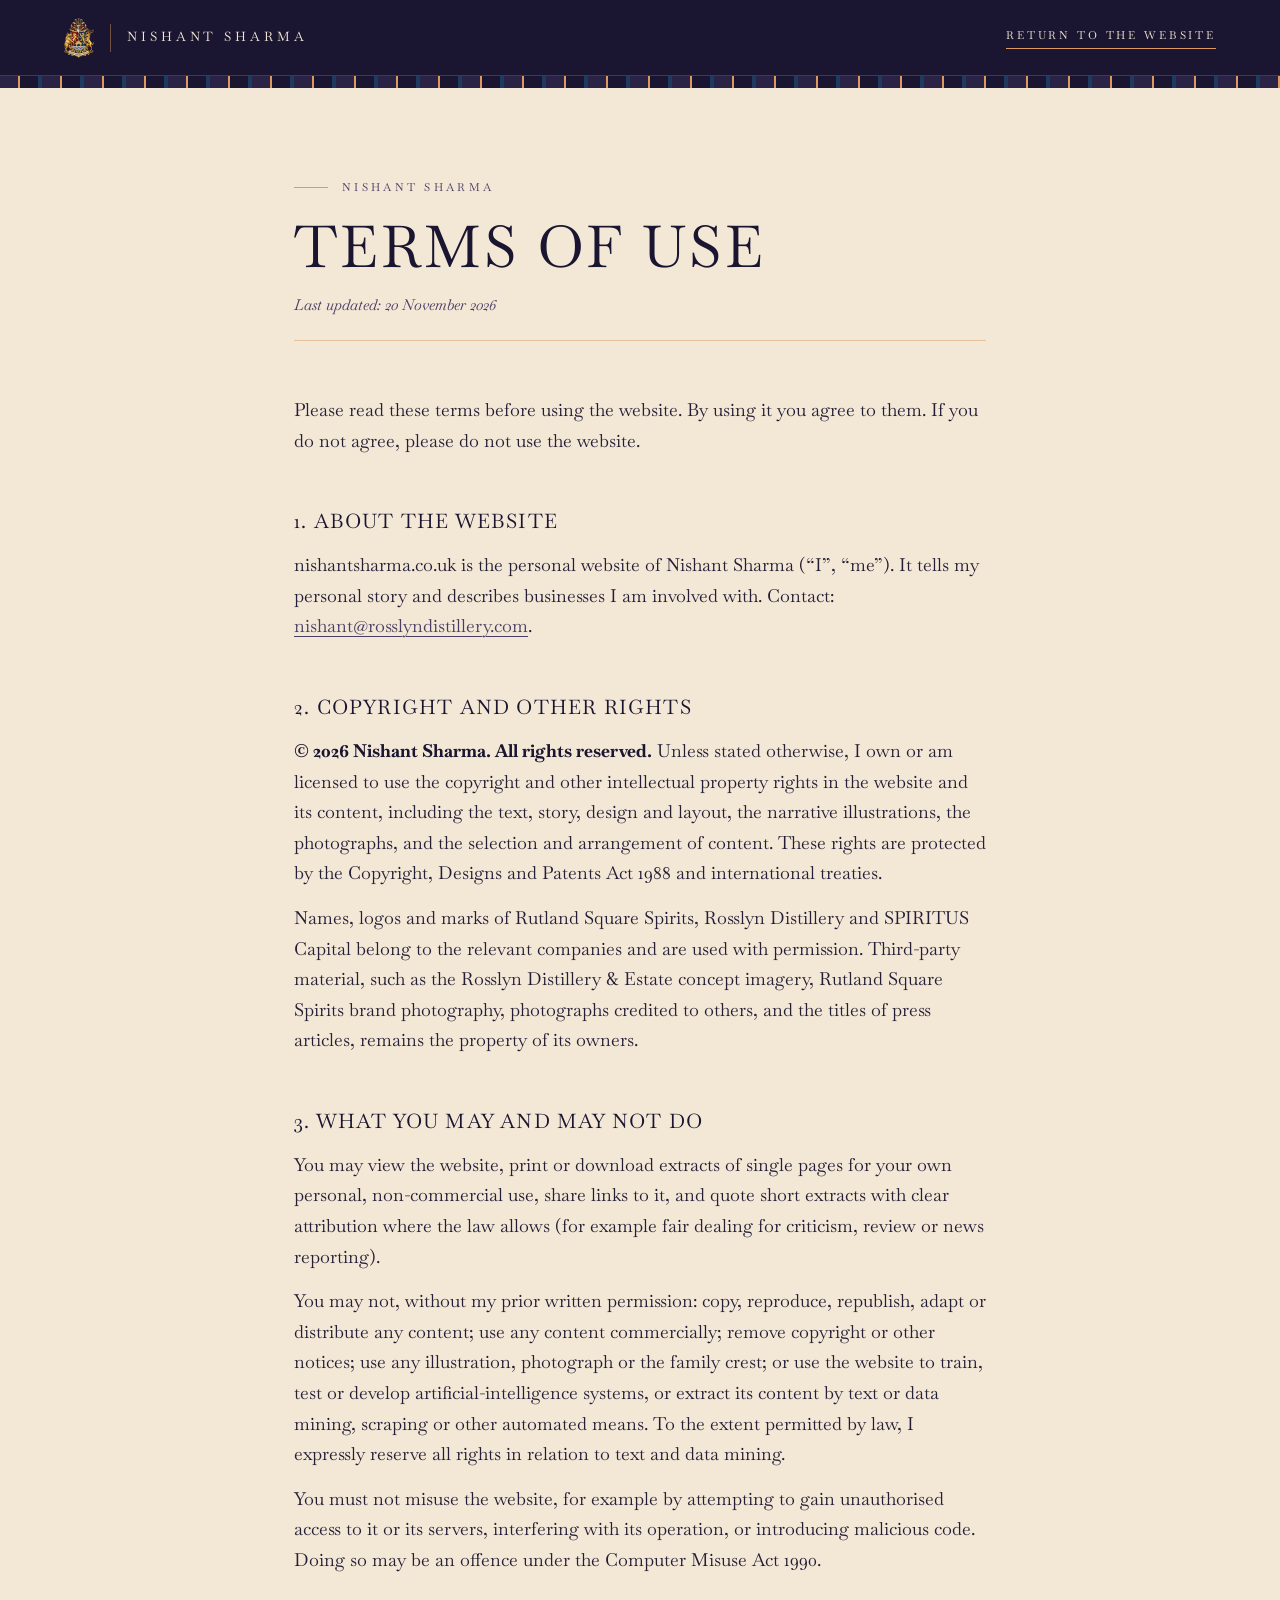
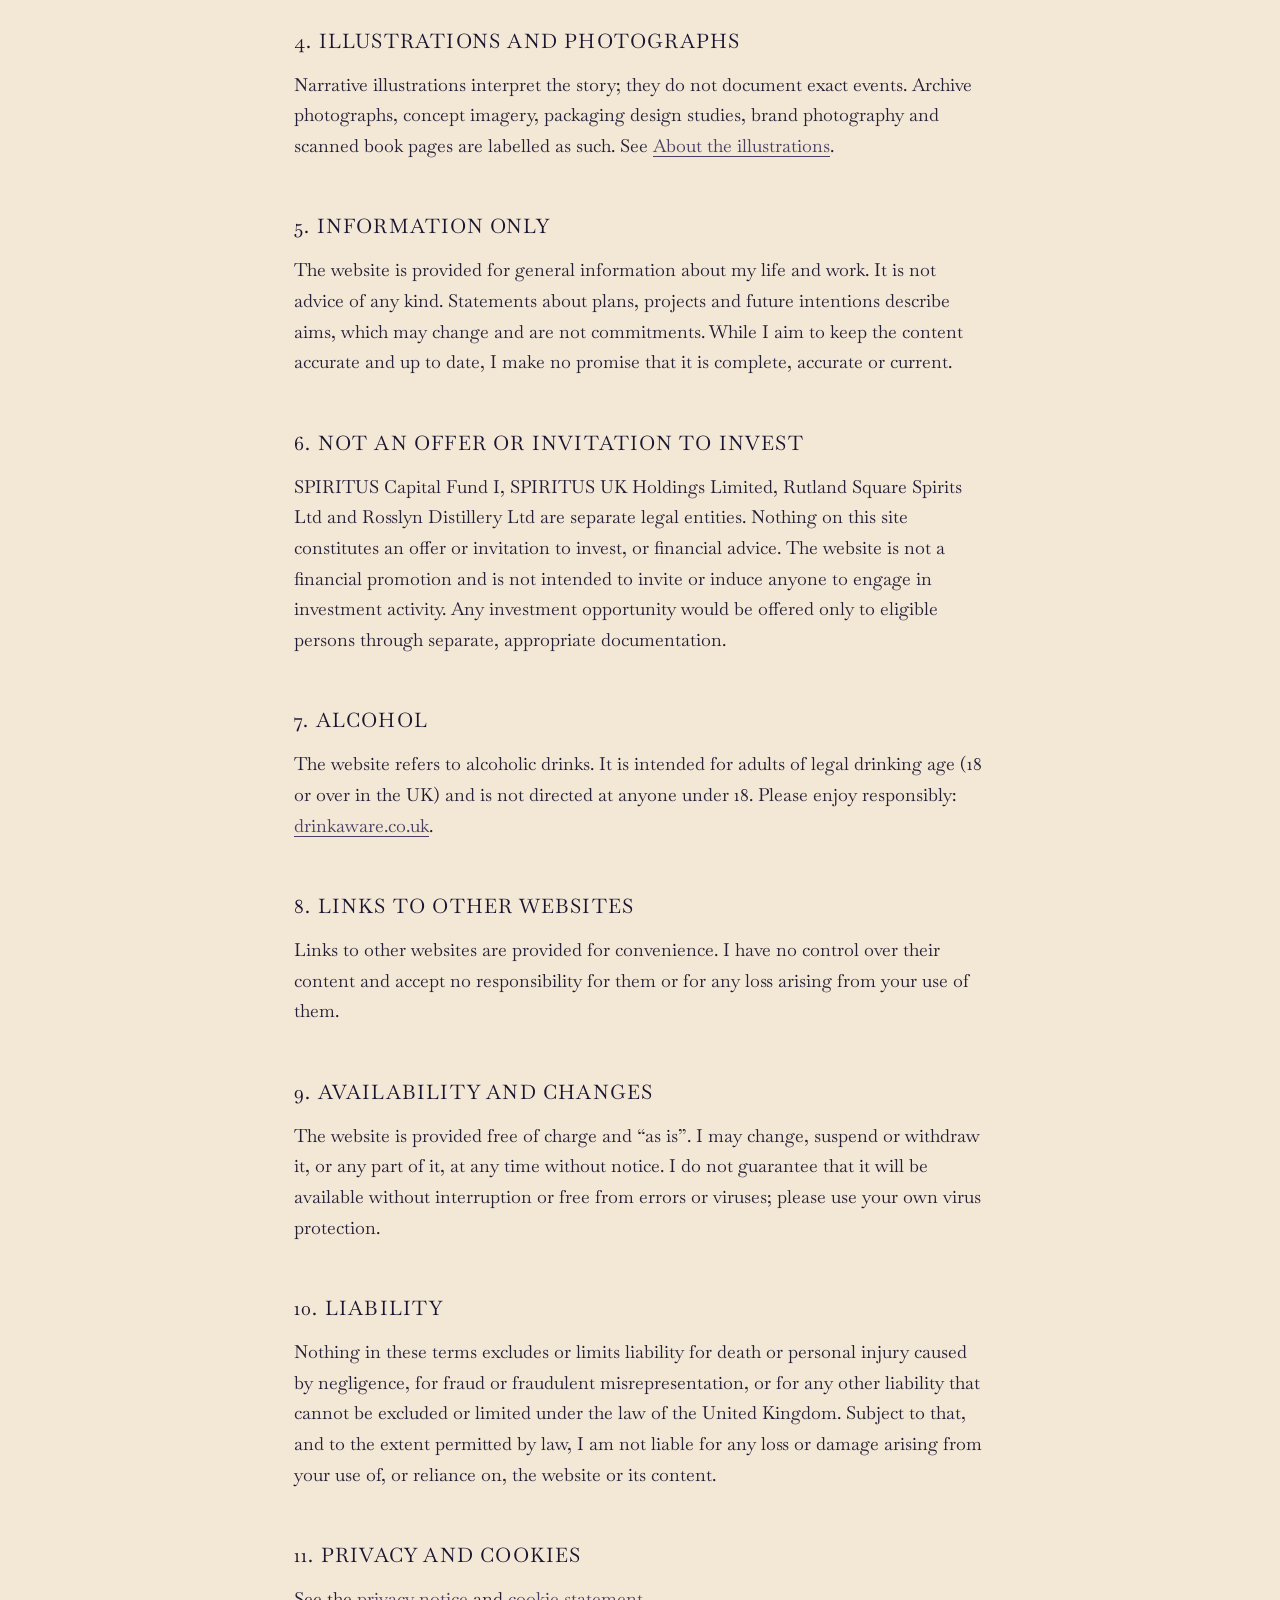
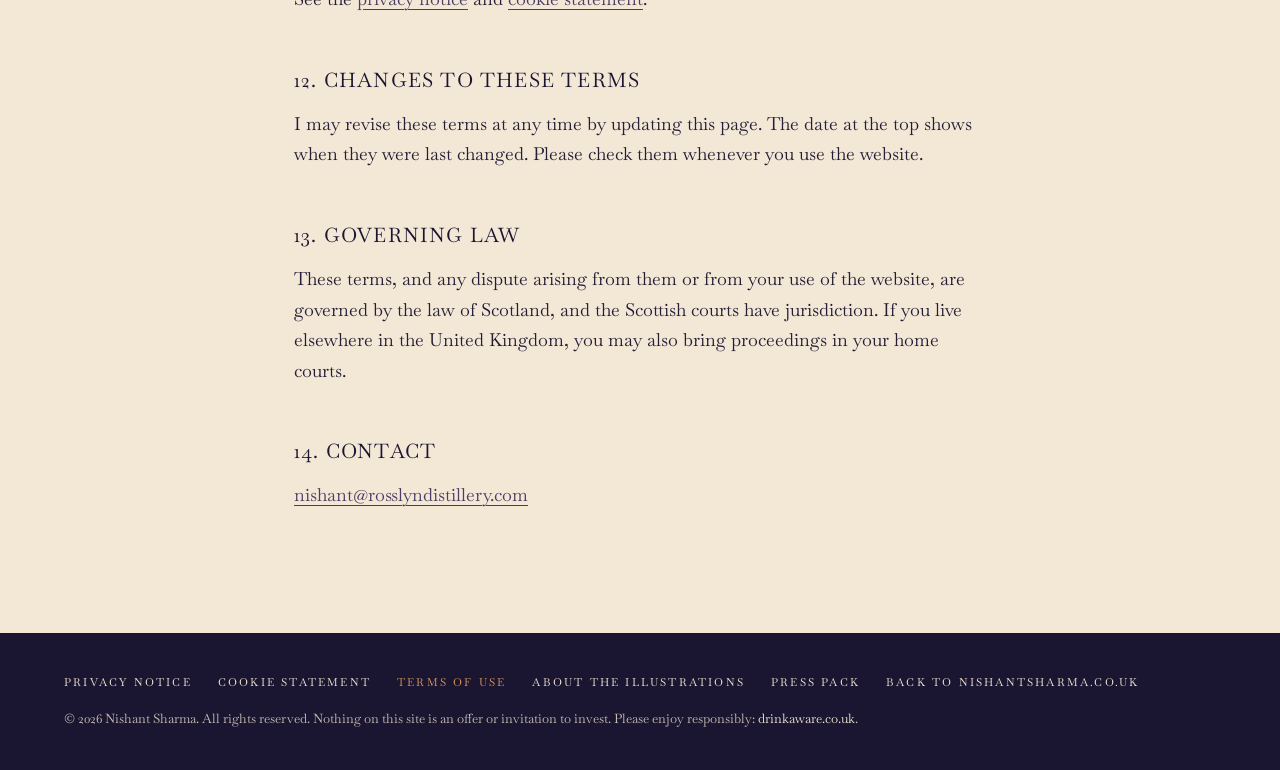
<file: terms/index.html>
<!DOCTYPE html>
<html lang="en-GB"><head><meta charset="utf-8"><meta name="viewport" content="width=device-width, initial-scale=1">
<title>Terms of use | Nishant Sharma</title><meta name="description" content="Terms of use for nishantsharma.co.uk."><meta name="theme-color" content="#1A1530">
<meta property="og:type" content="website"><meta property="og:site_name" content="Nishant Sharma"><meta property="og:locale" content="en_GB"><meta property="og:title" content="Terms of use | Nishant Sharma"><meta property="og:description" content="Terms of use for nishantsharma.co.uk."><meta property="og:url" content="https://nishantsharma.co.uk/terms/"><meta property="og:image" content="https://nishantsharma.co.uk/og-image.jpg"><meta name="twitter:card" content="summary_large_image"><link rel="manifest" href="../site.webmanifest"><link rel="canonical" href="https://nishantsharma.co.uk/terms/"><link rel="icon" href="../assets/favicon.png"><link rel="apple-touch-icon" href="../assets/apple-touch-icon.png">
<link rel="preload" href="../assets/fonts/baskervville-400.woff2" as="font" type="font/woff2" crossorigin>
<style>
@font-face{font-family:"Baskervville";font-style:normal;font-weight:400;font-display:swap;src:url("../assets/fonts/baskervville-400.woff2") format("woff2")}
@font-face{font-family:"Baskervville";font-style:italic;font-weight:400;font-display:swap;src:url("../assets/fonts/baskervville-400-italic.woff2") format("woff2")}
@font-face{font-family:"Baskervville";font-style:normal;font-weight:700;font-display:swap;src:url("../assets/fonts/baskervville-700.woff2") format("woff2")}
:root{--ground:#1A1530;--oxblood:#2B2346;--rose-deep:#4A3D63;--gold:#DE9A5E;--gold-soft:#EDC79A;--cream:#F3E7D6;--ink:#231D35;--pad:clamp(22px,5vw,96px)}
*{box-sizing:border-box}html{-webkit-text-size-adjust:100%}
body{margin:0;background:var(--cream);color:var(--ink);font-family:"Baskervville",Georgia,"Times New Roman",serif;font-size:18px;line-height:1.7}
a{color:var(--rose-deep);text-underline-offset:4px;text-decoration-thickness:1px}a:hover{color:var(--oxblood)}
.skip{position:absolute;left:-999px}.skip:focus{left:16px;top:16px;background:var(--cream);padding:8px 12px;z-index:9}
header{background:var(--ground);height:76px;display:flex;align-items:center;justify-content:space-between;padding:0 var(--pad);border-bottom:1px solid rgba(222,154,94,.25)}
.brand{display:flex;align-items:center;gap:16px;color:var(--cream);text-decoration:none;letter-spacing:.3em;text-transform:uppercase;font-size:13px}
.brand img{width:30px;height:auto}.brand i{width:1px;height:28px;background:rgba(222,154,94,.45)}
.back{color:var(--cream);text-decoration:none;font-size:11px;letter-spacing:.26em;text-transform:uppercase;border-bottom:1px solid var(--gold);padding-bottom:4px}
.back:hover{color:var(--gold-soft)}
.tartan{height:12px;background:repeating-linear-gradient(90deg,#2B2346 0 18px,#DE9A5E 18px 20px,#1A1530 20px 38px,#1e3a5f 38px 42px)}
main{max-width:820px;margin:0 auto;padding:10vh var(--pad) 12vh}
.ey{font-size:11px;letter-spacing:.3em;text-transform:uppercase;color:var(--rose-deep);display:flex;align-items:center;gap:14px;margin:0 0 18px}
.ey::before{content:"";width:34px;height:1px;background:var(--gold)}
h1{font-weight:400;text-transform:uppercase;letter-spacing:.05em;font-size:clamp(34px,5vw,58px);line-height:1.1;margin:0 0 14px;color:var(--ground)}
.upd{font-style:italic;font-size:15px;color:var(--rose-deep);margin:0 0 6vh;padding-bottom:22px;border-bottom:1px solid rgba(222,154,94,.5)}
h2{font-weight:400;text-transform:uppercase;letter-spacing:.06em;font-size:20px;color:var(--ground);margin:48px 0 12px}
p,li{margin:0 0 14px}ul{padding-left:20px}li::marker{color:var(--gold)}
strong{font-weight:700;color:var(--ground)}
ol.pr{list-style:none;padding:0;margin:0 0 10px;border-top:1px solid rgba(74,61,99,.2)}
ol.pr li{display:grid;grid-template-columns:1fr auto;gap:6px 24px;padding:14px 0;border-bottom:1px solid rgba(74,61,99,.16);margin:0}
ol.pr li span:last-child{font-size:14px;font-style:italic;color:var(--rose-deep);text-align:right}
.box{border:1px solid rgba(222,154,94,.6);padding:22px 26px;margin:0 0 40px;background:rgba(222,154,94,.07)}
.box h2{margin-top:0}
footer{background:var(--ground);color:rgba(243,231,214,.8);padding:40px var(--pad);font-size:13px}
footer nav{display:flex;flex-wrap:wrap;gap:8px 26px;margin-bottom:16px}
footer a{color:var(--cream);text-decoration:none;font-size:11px;letter-spacing:.2em;text-transform:uppercase}
footer a:hover{color:var(--gold-soft)}footer a[aria-current]{color:var(--gold)}
@media(max-width:700px){body{font-size:17px}.brand span{display:none}.brand i{display:none}ol.pr li{grid-template-columns:1fr}ol.pr li span:last-child{text-align:left}}
</style></head>
<body><a class="skip" href="#main">Skip to content</a>
<header><a class="brand" href="../"><img src="../assets/crest-mark-96.webp" alt="" width="30" height="40"><i></i><span>Nishant Sharma</span></a><a class="back" href="../">Return to the website</a></header>
<div class="tartan" aria-hidden="true"></div>
<main id="main"><p class="ey">Nishant Sharma</p><h1>Terms of use</h1><p class="upd">Last updated: 20 November 2026</p>
<p>Please read these terms before using the website. By using it you agree to them. If you do not agree, please do not use the website.</p>
<h2>1. About the website</h2><p>nishantsharma.co.uk is the personal website of Nishant Sharma (“I”, “me”). It tells my personal story and describes businesses I am involved with. Contact: <a href="mailto:nishant@rosslyndistillery.com">nishant@rosslyndistillery.com</a>.</p>
<h2>2. Copyright and other rights</h2><p><strong>© 2026 Nishant Sharma. All rights reserved.</strong> Unless stated otherwise, I own or am licensed to use the copyright and other intellectual property rights in the website and its content, including the text, story, design and layout, the narrative illustrations, the photographs, and the selection and arrangement of content. These rights are protected by the Copyright, Designs and Patents Act 1988 and international treaties.</p>
<p>Names, logos and marks of Rutland Square Spirits, Rosslyn Distillery and SPIRITUS Capital belong to the relevant companies and are used with permission. Third-party material, such as the Rosslyn Distillery &amp; Estate concept imagery, Rutland Square Spirits brand photography, photographs credited to others, and the titles of press articles, remains the property of its owners.</p>
<h2>3. What you may and may not do</h2><p>You may view the website, print or download extracts of single pages for your own personal, non-commercial use, share links to it, and quote short extracts with clear attribution where the law allows (for example fair dealing for criticism, review or news reporting).</p>
<p>You may not, without my prior written permission: copy, reproduce, republish, adapt or distribute any content; use any content commercially; remove copyright or other notices; use any illustration, photograph or the family crest; or use the website to train, test or develop artificial-intelligence systems, or extract its content by text or data mining, scraping or other automated means. To the extent permitted by law, I expressly reserve all rights in relation to text and data mining.</p>
<p>You must not misuse the website, for example by attempting to gain unauthorised access to it or its servers, interfering with its operation, or introducing malicious code. Doing so may be an offence under the Computer Misuse Act 1990.</p>
<h2>4. Illustrations and photographs</h2><p>Narrative illustrations interpret the story; they do not document exact events. Archive photographs, concept imagery, packaging design studies, brand photography and scanned book pages are labelled as such. See <a href="../illustrations/">About the illustrations</a>.</p>
<h2>5. Information only</h2><p>The website is provided for general information about my life and work. It is not advice of any kind. Statements about plans, projects and future intentions describe aims, which may change and are not commitments. While I aim to keep the content accurate and up to date, I make no promise that it is complete, accurate or current.</p>
<h2>6. Not an offer or invitation to invest</h2><p>SPIRITUS Capital Fund I, SPIRITUS UK Holdings Limited, Rutland Square Spirits Ltd and Rosslyn Distillery Ltd are separate legal entities. Nothing on this site constitutes an offer or invitation to invest, or financial advice. The website is not a financial promotion and is not intended to invite or induce anyone to engage in investment activity. Any investment opportunity would be offered only to eligible persons through separate, appropriate documentation.</p>
<h2>7. Alcohol</h2><p>The website refers to alcoholic drinks. It is intended for adults of legal drinking age (18 or over in the UK) and is not directed at anyone under 18. Please enjoy responsibly: <a href="https://www.drinkaware.co.uk" target="_blank" rel="noopener">drinkaware.co.uk</a>.</p>
<h2>8. Links to other websites</h2><p>Links to other websites are provided for convenience. I have no control over their content and accept no responsibility for them or for any loss arising from your use of them.</p>
<h2>9. Availability and changes</h2><p>The website is provided free of charge and “as is”. I may change, suspend or withdraw it, or any part of it, at any time without notice. I do not guarantee that it will be available without interruption or free from errors or viruses; please use your own virus protection.</p>
<h2>10. Liability</h2><p>Nothing in these terms excludes or limits liability for death or personal injury caused by negligence, for fraud or fraudulent misrepresentation, or for any other liability that cannot be excluded or limited under the law of the United Kingdom. Subject to that, and to the extent permitted by law, I am not liable for any loss or damage arising from your use of, or reliance on, the website or its content.</p>
<h2>11. Privacy and cookies</h2><p>See the <a href="../privacy/">privacy notice</a> and <a href="../cookies/">cookie statement</a>.</p>
<h2>12. Changes to these terms</h2><p>I may revise these terms at any time by updating this page. The date at the top shows when they were last changed. Please check them whenever you use the website.</p>
<h2>13. Governing law</h2><p>These terms, and any dispute arising from them or from your use of the website, are governed by the law of Scotland, and the Scottish courts have jurisdiction. If you live elsewhere in the United Kingdom, you may also bring proceedings in your home courts.</p>
<h2>14. Contact</h2><p><a href="mailto:nishant@rosslyndistillery.com">nishant@rosslyndistillery.com</a></p>
</main>
<footer><nav aria-label="Legal"><a href="../privacy/">Privacy notice</a><a href="../cookies/">Cookie statement</a><a href="../terms/" aria-current=page>Terms of use</a><a href="../illustrations/">About the illustrations</a><a href="../press-pack/">Press pack</a><a href="../">Back to nishantsharma.co.uk</a></nav>
<div>© 2026 Nishant Sharma. All rights reserved. Nothing on this site is an offer or invitation to invest. Please enjoy responsibly: <a href="https://www.drinkaware.co.uk" target="_blank" rel="noopener" style="text-transform:none;letter-spacing:0;font-size:13px">drinkaware.co.uk</a>.</div></footer>
</body></html>
</file>
<file: style.css>
@property --glow{syntax:"<color>";inherits:true;initial-value:#DE9A5E}
:root{--glow:#DE9A5E;transition:--glow 1.6s cubic-bezier(.2,.7,.1,1)}
@font-face{font-family:"Baskervville";font-style:normal;font-weight:400;font-display:swap;src:url("assets/fonts/baskervville-400.woff2") format("woff2")}
@font-face{font-family:"Baskervville";font-style:italic;font-weight:400;font-display:swap;src:url("assets/fonts/baskervville-400-italic.woff2") format("woff2")}
@font-face{font-family:"Baskervville";font-style:normal;font-weight:700;font-display:swap;src:url("assets/fonts/baskervville-700.woff2") format("woff2")}
/* nishantsharma.co.uk — V29 "Atmosphere" (Mont-Fort idiom, House of Sharma palette) */
:root{
  --oxblood:#2B2346; --ground:#1A1530; --rose:#6B5C86; --rose-deep:#4A3D63;
  --gold:var(--glow); --gold-soft:#EDC79A; --cream:#F3E7D6; --quartz:#DDD8E6; --warm-black:#231D35;
  --serif:"Baskervville","NS Baskerville Fallback",Georgia,"Times New Roman",serif;
  --pad:clamp(22px,5vw,96px); --ease:cubic-bezier(.2,.7,.1,1); --ease-io:cubic-bezier(.77,0,.18,1);
  --hh:84px;
}
@font-face{font-family:"NS Baskerville Fallback";src:local("Georgia");size-adjust:98%;ascent-override:92%}
*,*::before,*::after{box-sizing:border-box}
html{-webkit-text-size-adjust:100%;scrollbar-width:thin;scrollbar-color:var(--rose) var(--ground)}
html.lenis,html.lenis body{height:auto}
.lenis.lenis-smooth{scroll-behavior:auto!important}
body{margin:0;background:var(--ground) radial-gradient(120% 80% at 30% 10%,#3b3160 0%,var(--ground) 60%) fixed;color:var(--cream);
  font-family:var(--serif);font-size:18px;line-height:1.65;-webkit-font-smoothing:antialiased;text-rendering:optimizeLegibility;overflow-x:hidden}
img{max-width:100%;display:block}
a{color:inherit}
::selection{background:var(--gold);color:var(--ground)}
:focus-visible{outline:1px solid var(--gold);outline-offset:4px}
.skip{position:fixed;left:16px;top:-60px;z-index:200;background:var(--cream);color:var(--ground);padding:10px 16px;transition:top .2s}
.skip:focus{top:16px}
.sr{position:absolute!important;width:1px;height:1px;overflow:hidden;clip:rect(0 0 0 0);white-space:nowrap}

/* ---------- atmosphere (fixed WebGL world) ---------- */
#atmos{position:fixed;inset:0;z-index:-1;pointer-events:none;background:radial-gradient(120% 80% at 30% 10%,#3b3160 0%,var(--ground) 60%)}
#atmos canvas{width:100%;height:100%;display:block;opacity:0;transition:opacity 1.6s ease}
#atmos.on canvas{opacity:1}

/* ---------- type system ---------- */
.eyebrow{font-size:11px;letter-spacing:.28em;text-transform:uppercase;color:var(--gold);margin:0 0 22px;display:flex;align-items:center;gap:14px}
.eyebrow::before{content:"";width:34px;height:1px;background:currentColor;opacity:.7}
.statement{font-weight:400;text-transform:uppercase;letter-spacing:.045em;line-height:1.13;
  font-size:clamp(30px,4.3vw,68px);margin:0;max-width:16.5em;color:var(--cream)}
.statement em{font-style:italic;text-transform:none;letter-spacing:0;color:var(--gold-soft)}
.statement.sm{font-size:clamp(26px,3.1vw,48px)}
.lede{font-size:clamp(18px,1.35vw,21px);line-height:1.7;max-width:34em;color:rgba(243,231,214,.86)}
.kicker{font-style:italic;color:var(--gold-soft);font-size:clamp(19px,1.6vw,24px)}
.w{display:inline-block;overflow:hidden;vertical-align:top;padding-bottom:.06em;margin-bottom:-.06em}
.w>span{display:inline-block;will-change:transform}
.js .split .w>span{transform:translateY(105%)}
.js .split.in .w>span{transform:none;transition:transform 1.1s var(--ease);transition-delay:calc(var(--i)*38ms)}
.js .rv{opacity:0;transform:translateY(28px)}
.js .rv.in{opacity:1;transform:none;transition:opacity 1.2s var(--ease),transform 1.2s var(--ease);transition-delay:var(--d,0s)}

/* ---------- buttons: Mont-Fort circle + ---------- */
.cta{display:inline-flex;align-items:center;gap:18px;text-decoration:none;text-transform:uppercase;font-size:11px;letter-spacing:.26em;color:var(--cream);
  padding:8px 0;border:0;background:none;cursor:pointer;font-family:inherit;position:relative}
.cta .o{width:46px;height:46px;border-radius:50%;border:1px solid rgba(222,154,94,.6);display:grid;place-items:center;position:relative;transition:transform .6s var(--ease),background .4s,border-color .4s;flex:none}
.cta .o::before,.cta .o::after{content:"";position:absolute;background:var(--gold);width:12px;height:1px;transition:transform .5s var(--ease)}
.cta .o::after{transform:rotate(90deg)}
.cta.arrow .o::after{display:none}
.cta.arrow .o::before{width:14px}
.cta .t{position:relative;padding-bottom:6px}
.cta .t::after{content:"";position:absolute;left:0;bottom:0;height:1px;width:100%;background:currentColor;opacity:.35;transform-origin:right;transition:transform .6s var(--ease)}
.cta:hover .o{background:var(--gold);border-color:var(--gold);transform:scale(1.08)}
.cta:hover .o::before,.cta:hover .o::after{background:var(--ground)}
.cta:hover .o::before{transform:rotate(90deg)}.cta:hover .o::after{transform:rotate(180deg)}
.cta.arrow:hover .o::before{transform:translateX(3px)}
.cta:hover .t::after{animation:line .9s var(--ease)}
@keyframes line{0%{transform:scaleX(1);transform-origin:right}49%{transform:scaleX(0);transform-origin:right}50%{transform:scaleX(0);transform-origin:left}100%{transform:scaleX(1);transform-origin:left}}
.on-light .cta{color:var(--warm-black)}
.on-light .cta .o{border-color:rgba(74,61,99,.45)}
.on-light .cta .o::before,.on-light .cta .o::after{background:var(--rose-deep)}
.on-light .cta:hover .o{background:var(--rose-deep);border-color:var(--rose-deep)}
.on-light .cta:hover .o::before,.on-light .cta:hover .o::after{background:var(--quartz)}

/* ---------- diamond numerals ---------- */
.dia{width:46px;height:46px;position:relative;display:grid;place-items:center;font-size:12px;letter-spacing:.08em;color:var(--gold);flex:none}
.dia::before{content:"";position:absolute;inset:7px;border:1px solid rgba(222,154,94,.55);transform:rotate(45deg);transition:transform 1.2s var(--ease)}
.in .dia::before,.dia.in::before{transform:rotate(225deg)}
.on-light .dia{color:var(--rose-deep)}.on-light .dia::before{border-color:rgba(74,61,99,.45)}

/* ---------- preloader ---------- */
#pre{position:fixed;inset:0;z-index:150;background:var(--ground);display:grid;place-items:center;transition:clip-path 1.3s var(--ease-io)}
#pre .in{display:grid;justify-items:center;gap:26px;text-align:center}
#pre img{width:74px;opacity:0;animation:fade 1s .15s forwards}
#pre .yr{font-size:13px;letter-spacing:.34em;color:var(--gold);font-variant-numeric:tabular-nums}
#pre .bar{width:180px;height:1px;background:rgba(222,154,94,.2);position:relative;overflow:hidden}
#pre .bar i{position:absolute;inset:0;background:var(--gold);transform:scaleX(0);transform-origin:left}
#pre .pl{font-size:11px;letter-spacing:.3em;text-transform:uppercase;color:rgba(243,231,214,.8);min-height:1em}
#pre.out{clip-path:inset(0 0 100% 0)}
#pre.gone{display:none}
@keyframes fade{to{opacity:1}}

/* ---------- header ---------- */
.hdr{position:fixed;top:0;left:0;right:0;z-index:60;height:var(--hh);display:flex;align-items:center;justify-content:space-between;gap:24px;padding:0 var(--pad);
  transition:transform .7s var(--ease),background .5s,border-color .5s;border-bottom:1px solid transparent}
.hdr.solid{background:rgba(26,21,48,.72);backdrop-filter:blur(14px) saturate(1.2);-webkit-backdrop-filter:blur(14px) saturate(1.2);border-color:rgba(222,154,94,.14)}
.hdr.hide{transform:translateY(-100%)}
.brand{display:flex;align-items:center;gap:14px;text-decoration:none;font-size:12px;letter-spacing:.3em;text-transform:uppercase;white-space:nowrap}
.brand img{width:30px;height:auto}
.tabs{display:flex;gap:clamp(14px,2vw,34px);list-style:none;margin:0;padding:0}
.tabs a{font-size:11px;letter-spacing:.24em;text-transform:uppercase;text-decoration:none;color:rgba(243,231,214,.8);position:relative;padding:10px 0;transition:color .4s}
.tabs a::after{content:"";position:absolute;left:0;right:0;bottom:-2px;height:1px;background:var(--gold);transform:scaleX(0);transform-origin:left;transition:transform .7s var(--ease)}
.tabs a:hover,.tabs a.act{color:var(--cream)}
.tabs a.act::after{transform:scaleX(1)}
.tools{display:flex;align-items:center;gap:22px}
.snd{display:flex;align-items:center;gap:10px;background:none;border:0;color:rgba(243,231,214,.8);font:inherit;font-size:11px;letter-spacing:.26em;text-transform:uppercase;cursor:pointer;padding:6px}
.snd canvas{width:28px;height:18px}
.menu-btn{display:flex;align-items:center;gap:12px;background:none;border:0;color:var(--cream);font:inherit;font-size:11px;letter-spacing:.26em;text-transform:uppercase;cursor:pointer;padding:6px}
.menu-btn .bars{width:26px;height:9px;position:relative}
.menu-btn .bars::before,.menu-btn .bars::after{content:"";position:absolute;left:0;right:0;height:1px;background:currentColor;transition:transform .6s var(--ease),top .6s var(--ease)}
.menu-btn .bars::before{top:0}.menu-btn .bars::after{top:8px;left:8px}
.menu-open .menu-btn .bars::before{top:4px;transform:rotate(45deg)}
.menu-open .menu-btn .bars::after{top:4px;left:0;transform:rotate(-45deg)}
.progress{position:absolute;left:0;bottom:-1px;height:1px;background:var(--gold);width:100%;transform:scaleX(0);transform-origin:left}

/* ---------- menu overlay ---------- */
.menu{position:fixed;inset:0;z-index:55;background:var(--ground);display:grid;grid-template-columns:1.3fr 1fr;padding:calc(var(--hh) + 6vh) var(--pad) 6vh;gap:6vw;
  clip-path:circle(0% at calc(100% - 70px) 42px);transition:clip-path 1.1s var(--ease-io);visibility:hidden}
.menu-open .menu{clip-path:circle(150% at calc(100% - 70px) 42px);visibility:visible}
.menu ol{list-style:none;margin:0;padding:0;counter-reset:m}
.menu li{counter-increment:m;border-top:1px solid rgba(222,154,94,.16)}
.menu li a{display:flex;align-items:baseline;gap:24px;padding:min(12px,1.3vh) 0;text-decoration:none;font-size:clamp(22px,min(3vw,4.6vh),46px);text-transform:uppercase;letter-spacing:.04em;line-height:1.1;
  opacity:0;transform:translateY(30px);transition:opacity .8s var(--ease),transform .8s var(--ease),color .3s}
.menu li a::before{content:"0" counter(m);font-size:11px;letter-spacing:.2em;color:var(--gold);transform:translateY(-1.2em)}
.menu li a:hover{color:var(--gold-soft)}
.menu-open .menu li a{opacity:1;transform:none;transition-delay:calc(.35s + var(--i)*60ms)}
.menu aside{align-self:end;display:grid;gap:28px;font-size:16px;color:rgba(243,231,214,.8)}
.menu aside h3{margin:0 0 8px;font-weight:400;font-size:11px;letter-spacing:.28em;text-transform:uppercase;color:var(--gold)}
.menu aside a{text-decoration:none;border-bottom:1px solid rgba(222,154,94,.35)}
.menu aside p{margin:0}

/* ---------- chapter rail (Mont-Fort ChaptersNavigation) ---------- */
.rail{position:fixed;left:18px;top:50%;transform:translateY(-50%);z-index:40;display:grid;gap:10px;opacity:0;pointer-events:none;transition:opacity .8s}
.rail.show{opacity:1;pointer-events:auto}
.rail a{display:grid;grid-template-columns:9px auto;gap:14px;align-items:start;text-decoration:none;color:rgba(243,231,214,.8)}
.rail .tr{grid-row:span 2;width:1px;height:46px;background:rgba(243,231,214,.18);position:relative;margin-left:4px;margin-top:16px}
.rail .tr i{position:absolute;inset:0;background:var(--gold);transform:scaleY(0);transform-origin:top}
.rail .dt{position:absolute;left:-4px;top:-14px;width:9px;height:9px;border:1px solid rgba(222,154,94,.6);transform:rotate(45deg);transition:background .4s}
.rail a.act .dt{background:var(--gold)}
.rail .lb{font-size:11px;letter-spacing:.26em;text-transform:uppercase;white-space:nowrap;opacity:0;transform:translateX(-8px);transition:opacity .5s,transform .5s var(--ease);margin-top:6px}
.rail .lb small{display:block;letter-spacing:.2em;color:var(--gold);font-size:10.5px;margin-bottom:2px}
.rail .lb{background:rgba(26,21,48,.9);padding:6px 10px;border:1px solid rgba(222,154,94,.2)}
.rail:hover .lb{opacity:1;transform:none}
.rail a.act{color:var(--cream)}

/* ---------- year dial ---------- */
.dial{position:fixed;left:14px;bottom:36px;z-index:40;writing-mode:vertical-rl;transform:rotate(180deg);display:flex;gap:14px;align-items:center;opacity:0;transition:opacity .8s;pointer-events:none}
.dial.show{opacity:1}
.dial .y{font-size:20px;letter-spacing:.12em;line-height:1;color:var(--cream);font-variant-numeric:tabular-nums}
.dial .p{font-size:10.5px;letter-spacing:.3em;text-transform:uppercase;color:var(--gold)}

/* ---------- sections ---------- */
section{position:relative}
.wrap{padding:0 var(--pad);max-width:1680px;margin:0 auto}
.screen{min-height:100vh;min-height:100svh;display:flex;align-items:center}

/* hero */
.hero{height:100vh;height:100svh;min-height:600px;display:grid;align-items:center;padding:0 var(--pad)}
.mark{display:flex;align-items:center;gap:clamp(18px,2.4vw,38px);margin-left:clamp(0px,6vw,120px)}
.mark img{width:clamp(70px,7vw,112px);height:auto;filter:drop-shadow(0 10px 40px rgba(0,0,0,.45))}
.mark .rule{width:1px;align-self:stretch;background:linear-gradient(transparent,rgba(222,154,94,.7),transparent)}
.mark h1{margin:0;font-weight:400;font-size:clamp(36px,5.4vw,92px);letter-spacing:.2em;line-height:1;text-transform:uppercase;white-space:nowrap}
.mark h1 .l{display:inline-block}
.js .mark h1 .l{opacity:.02;transform:translateY(.4em);filter:blur(8px)}
.ready .mark h1 .l{opacity:1;transform:none;filter:none;transition:opacity 1.4s var(--ease),transform 1.4s var(--ease),filter 1.4s var(--ease);transition-delay:calc(.25s + var(--i)*55ms)}
.mark .sub{margin-top:22px;font-size:11px;letter-spacing:.3em;text-transform:uppercase;color:rgba(243,231,214,.8)}
.mark .sub span{color:var(--gold)}
.js .mark img,.js .mark .rule,.js .mark .sub{opacity:.02}
.ready .mark img,.ready .mark .rule,.ready .mark .sub{opacity:1;transition:opacity 1.6s .2s var(--ease)}
.ready .mark .sub{transition-delay:1.2s}
.discover{position:absolute;left:var(--pad);bottom:34px;font-size:11px;letter-spacing:.3em;text-transform:uppercase;color:rgba(243,231,214,.8);display:flex;align-items:center;gap:16px}
.discover i{width:60px;height:1px;background:rgba(222,154,94,.3);position:relative;overflow:hidden}
.discover i::after{content:"";position:absolute;inset:0;background:var(--gold);animation:scan 2.4s var(--ease-io) infinite}
@keyframes scan{0%{transform:translateX(-100%)}60%,100%{transform:translateX(100%)}}
.chev{position:absolute;right:var(--pad);bottom:30px;width:22px;height:22px;border-right:1px solid var(--gold);border-bottom:1px solid var(--gold);transform:rotate(45deg);animation:bob 2.6s ease-in-out infinite;opacity:.7}
@keyframes bob{50%{transform:translateY(8px) rotate(45deg)}}

/* who */
.who{padding:20vh 0 14vh}
.who .grid{display:grid;grid-template-columns:minmax(0,1.15fr) minmax(0,.85fr);gap:6vw;align-items:end;margin-top:14vh}
.arch{border-radius:999px 999px 0 0;overflow:hidden;position:relative;aspect-ratio:4/5;max-width:440px;justify-self:end;width:100%}
.arch::after{content:"";position:absolute;inset:10px;border:1px solid rgba(222,154,94,.5);border-radius:999px 999px 0 0;pointer-events:none}
.arch img{width:100%;height:118%;object-fit:cover;will-change:transform}
figcaption,.cap{font-size:12px;letter-spacing:.04em;color:rgba(243,231,214,.8);font-style:italic;margin-top:12px}
.cap b{font-style:normal;font-weight:400;letter-spacing:.2em;text-transform:uppercase;font-size:10.5px;color:var(--gold);margin-right:8px}
.ledger{display:grid;grid-template-columns:repeat(4,1fr);border-top:1px solid rgba(222,154,94,.22);margin-top:16vh}
.ledger div{padding:28px 28px 0 0}
.ledger div+div{padding-left:28px;border-left:1px solid rgba(222,154,94,.12)}
.ledger dt{font-size:11px;letter-spacing:.28em;text-transform:uppercase;color:var(--gold);margin-bottom:12px}
.ledger dd{margin:0;font-size:17px;line-height:1.5}

/* work / ventures */
.work{padding:16vh 0 10vh}
.work .head{display:grid;grid-template-columns:1.4fr .9fr;gap:6vw;align-items:end}
.venture{display:grid;grid-template-columns:auto 1fr;gap:28px 34px;padding:16vh 0 0;max-width:1100px}
.venture:nth-of-type(even){margin-left:auto}
.venture .lab{font-size:15px;color:var(--gold-soft);margin:10px 0 18px;display:flex;gap:16px;align-items:center;flex-wrap:wrap}
.venture .tag{font-size:10.5px;letter-spacing:.28em;text-transform:uppercase;border:1px solid rgba(222,154,94,.4);padding:5px 10px;color:var(--gold)}
.venture h3{margin:0 0 24px;font-weight:400;text-transform:uppercase;letter-spacing:.045em;line-height:1.13;font-size:clamp(28px,3.4vw,54px)}
.venture p{max-width:36em;color:rgba(243,231,214,.82);margin:0 0 14px}
.venture dl{display:grid;grid-template-columns:repeat(3,minmax(0,1fr));gap:24px;margin:30px 0 34px;border-top:1px solid rgba(222,154,94,.16);padding-top:22px}
.venture dt{font-size:11px;letter-spacing:.26em;text-transform:uppercase;color:var(--gold);margin-bottom:8px}
.venture dd{margin:0;font-size:15px;line-height:1.55;color:rgba(243,231,214,.82)}
.venture .seal{width:72px;margin-bottom:6px}
.structure{margin-top:22vh;border:1px solid rgba(222,154,94,.2);padding:clamp(28px,4vw,64px);position:relative;background:rgba(26,21,48,.35);-webkit-backdrop-filter:blur(6px);backdrop-filter:blur(6px)}
.structure h3{margin:0 0 6px;font-weight:400;font-size:clamp(22px,2vw,30px);text-transform:uppercase;letter-spacing:.05em}
.tree{display:grid;justify-items:center;gap:0;margin:44px 0 30px;text-align:center}
.node{border:1px solid rgba(222,154,94,.45);padding:16px 26px;min-width:min(340px,80vw);background:rgba(26,21,48,.6)}
.node small{display:block;font-size:10.5px;letter-spacing:.28em;text-transform:uppercase;color:var(--gold);margin-bottom:6px}
.node b{font-weight:400;font-size:18px;letter-spacing:.02em}
.node em{display:block;font-size:13px;color:rgba(243,231,214,.8)}
.edge{width:1px;height:58px;position:relative;background:none}
.edge::before{content:"";position:absolute;inset:0;border-left:1px dashed var(--gold);transform-origin:top;transform:scaleY(var(--s,0));transition:transform 1.2s var(--ease)}
.edge.solid::before{border-left-style:solid}
.edge span{position:absolute;left:14px;top:50%;transform:translateY(-50%);font-size:10.5px;letter-spacing:.24em;text-transform:uppercase;color:rgba(243,231,214,.8);white-space:nowrap}
.in .edge::before,.edge.in::before{--s:1}
.leaves{display:grid;grid-template-columns:repeat(3,minmax(0,1fr));gap:16px;width:100%;max-width:820px}
.leaves .node{min-width:0;padding:14px}
.leaves .node b{font-size:15px}
.disc{font-size:13px;color:rgba(243,231,214,.8);font-style:italic;max-width:60em;margin:26px 0 0}
.parallel{display:grid;grid-template-columns:1fr 1fr;gap:5vw;margin-top:40px;border-top:1px solid rgba(222,154,94,.16);padding-top:30px}
.parallel h4{margin:0 0 10px;font-weight:400;font-size:11px;letter-spacing:.26em;text-transform:uppercase;color:var(--gold)}
.parallel p{margin:0;font-size:16px;color:rgba(243,231,214,.82)}

/* light sections (rose quartz) */
.light{background:var(--quartz);color:var(--warm-black)}
.light .eyebrow{color:var(--rose-deep)}
.light .statement{color:var(--warm-black)}
.light .statement em{color:var(--rose-deep)}
.light .lede{color:var(--warm-black)}
.light figcaption,.light .cap{color:rgba(63,43,47,.7)}
.light .cap b{color:var(--rose-deep)}

/* rosslyn */
.rosslyn{padding:20vh 0}
.stats{display:grid;grid-template-columns:repeat(3,1fr);margin-top:12vh;border-top:1px solid rgba(74,61,99,.25)}
.stats div{padding:34px 30px 0 0}
.stats div+div{padding-left:30px;border-left:1px solid rgba(74,61,99,.18)}
.stats b{display:block;font-weight:400;font-size:clamp(54px,7vw,120px);line-height:1;letter-spacing:-.01em;color:var(--rose-deep);font-variant-numeric:tabular-nums}
.stats span{display:block;margin-top:14px;font-size:11px;letter-spacing:.26em;text-transform:uppercase}
.rosslyn .cols{display:grid;grid-template-columns:repeat(3,1fr);gap:4vw;margin-top:10vh}
.rosslyn h4{margin:0 0 12px;font-weight:400;font-size:11px;letter-spacing:.26em;text-transform:uppercase;color:var(--rose-deep)}
.rosslyn .cols p{margin:0;font-size:16px}

/* reach / globe */
.reach{height:300vh}
.reach .stick{position:sticky;top:0;height:100vh;height:100svh;overflow:hidden;display:grid;grid-template-columns:minmax(0,.9fr) minmax(0,1.1fr);align-items:center;padding:0 var(--pad);gap:3vw}
#globe{width:100%;aspect-ratio:1;max-height:88vh;justify-self:center}
.reach .list{display:grid;grid-template-columns:repeat(3,auto);gap:22px 40px;margin-top:44px;justify-content:start}
.reach .list h4{margin:0 0 8px;font-weight:400;font-size:11px;letter-spacing:.28em;text-transform:uppercase;color:var(--gold)}
.reach .list p{margin:0;font-size:15px;line-height:1.6;color:rgba(243,231,214,.82)}
.legend{display:flex;gap:22px;flex-wrap:wrap;margin-top:34px;font-size:11px;letter-spacing:.24em;text-transform:uppercase;color:rgba(243,231,214,.8)}
.legend i{display:inline-block;width:7px;height:7px;border-radius:50%;margin-right:8px;vertical-align:1px}

/* story */
.story-open{padding:24vh var(--pad) 18vh;text-align:left}
.story-open .note{margin-top:40px;font-size:13px;font-style:italic;color:rgba(243,231,214,.8);max-width:44em}
.partcard{min-height:100vh;min-height:100svh;display:grid;align-content:center;padding:0 var(--pad);position:relative}
.partcard .no{font-size:11px;letter-spacing:.34em;text-transform:uppercase;color:var(--gold);margin-bottom:26px}
.partcard h2{margin:0;font-weight:400;font-size:clamp(56px,11vw,190px);line-height:.92;letter-spacing:.02em;text-transform:uppercase}
.partcard p{margin:30px 0 0;font-style:italic;font-size:clamp(20px,1.8vw,28px);color:var(--gold-soft)}
.partcard .rng{position:absolute;right:var(--pad);bottom:40px;font-size:11px;letter-spacing:.3em;color:rgba(243,231,214,.8)}
.ch{padding:16vh var(--pad) 8vh;max-width:1680px;margin:0 auto;display:grid;grid-template-columns:minmax(0,1fr) minmax(0,1fr);gap:5vw;align-items:start}
.ch.flip .ch-text{order:2}
.ch.noimg{grid-template-columns:minmax(0,1fr);max-width:1180px}
.ch-head{display:flex;gap:20px;align-items:center;margin-bottom:28px}
.ch-head .pl{font-size:11px;letter-spacing:.3em;text-transform:uppercase;color:rgba(243,231,214,.8)}
.ch-head .pl b{display:block;font-weight:400;color:var(--gold);margin-bottom:4px}
.ch h3{margin:0 0 30px;font-weight:400;text-transform:uppercase;letter-spacing:.045em;line-height:1.1;font-size:clamp(32px,4vw,64px)}
.verse{font-style:italic;font-size:clamp(19px,1.55vw,24px);line-height:1.6;color:var(--gold-soft);margin:0 0 34px;padding-left:22px;border-left:1px solid rgba(222,154,94,.35)}
.verse span{display:block}
.ch .body p{margin:0 0 18px;color:rgba(243,231,214,.86);max-width:36em}
.more{display:grid;grid-template-rows:0fr;transition:grid-template-rows .9s var(--ease)}
.more>div{overflow:hidden}
.open .more{grid-template-rows:1fr}
.more p:first-child{padding-top:4px}
.toggle .t::before{content:attr(data-a)}
.open .toggle .t::before{content:attr(data-b)}
.open .toggle .o::after{transform:rotate(0deg)}
blockquote.q{margin:34px 0 0;padding:0;font-size:clamp(20px,1.7vw,26px);line-height:1.45;max-width:26em}
blockquote.q::before{content:"“";display:block;font-size:64px;line-height:.6;color:var(--gold);height:26px}
blockquote.q cite{display:block;margin-top:14px;font-style:normal;font-size:11px;letter-spacing:.26em;text-transform:uppercase;color:var(--gold)}
.plate{position:relative;overflow:hidden;--bar:12%}
.plate::before,.plate::after{content:"";position:absolute;left:0;right:0;height:var(--bar);background:var(--ground);z-index:2;transition:height .1s linear}
.plate::before{top:0}.plate::after{bottom:0}
.plate img{width:100%;height:auto;transform:scale(1.12);will-change:transform}
.ch-img{position:sticky;top:calc(var(--hh) + 6vh)}
.ch-img.tall .plate{aspect-ratio:4/5}
.ch-img.tall .plate img{height:100%;object-fit:cover}
.narr{text-align:center;padding:10vh var(--pad) 12vh;font-style:italic;font-size:clamp(20px,2vw,30px);color:var(--gold-soft)}
.narr::before{content:"";display:block;width:1px;height:80px;margin:0 auto 34px;background:linear-gradient(transparent,var(--gold))}
.interlude{margin-top:46px;padding:30px 0 0;border-top:1px solid rgba(222,154,94,.2);max-width:40em}
.interlude h4{margin:0 0 12px;font-weight:400;font-size:11px;letter-spacing:.26em;text-transform:uppercase;color:var(--gold)}
.interlude p{margin:0;font-size:16px;color:rgba(243,231,214,.78)}
/* special figures */
.lamp{height:min(70vh,560px);display:grid;place-items:center;position:relative}
.lamp .glow{width:min(46vw,420px);aspect-ratio:1;border-radius:50%;background:radial-gradient(circle,rgba(246,177,68,.55) 0%,rgba(222,154,94,.18) 30%,transparent 65%);animation:flick 3.2s ease-in-out infinite}
.lamp svg{position:absolute;width:150px;bottom:24%}
@keyframes flick{0%,100%{transform:scale(1);opacity:.95}40%{transform:scale(1.04);opacity:1}60%{transform:scale(.97);opacity:.85}}
.flight svg{width:100%;height:auto;overflow:visible}
.flight .lbl{font-size:19px;letter-spacing:.26em;fill:var(--cream);font-family:var(--serif)}
.flight .km{font-size:24px;font-style:italic;fill:var(--gold-soft);font-family:var(--serif)}
.ledgerfig{border:1px solid rgba(222,154,94,.2);padding:28px;font-variant-numeric:tabular-nums;font-size:14px;color:rgba(243,231,214,.8);max-width:520px}
.ledgerfig div{display:flex;justify-content:space-between;border-bottom:1px solid rgba(222,154,94,.12);padding:10px 0}
.ledgerfig div:last-child{border:0;color:var(--gold-soft);font-style:italic}
.keystone svg{width:min(100%,440px);height:auto;display:block;margin:0 auto}
.close-quote{min-height:100vh;display:grid;align-content:center;padding:0 var(--pad);text-align:center;justify-items:center}
.close-quote blockquote{margin:0;font-size:clamp(28px,3.6vw,58px);line-height:1.22;max-width:20em;text-transform:uppercase;letter-spacing:.04em}
.close-quote cite{display:block;margin-top:34px;font-style:normal;font-size:11px;letter-spacing:.3em;text-transform:uppercase;color:var(--gold)}

/* reel */
.table{padding:18vh 0 16vh;overflow:hidden}
.table .head{display:flex;justify-content:space-between;align-items:end;gap:30px;flex-wrap:wrap}
.reel{display:flex;gap:22px;overflow-x:auto;padding:8vh var(--pad) 30px;scroll-snap-type:x proximity;cursor:grab;scrollbar-width:none;overscroll-behavior-x:contain}
.reel::-webkit-scrollbar{display:none}
.reel.drag{cursor:grabbing;scroll-snap-type:none}
.reel figure{margin:0;flex:none;width:clamp(240px,26vw,420px);scroll-snap-align:start}
.reel figure:nth-child(3n+2){margin-top:8vh}
.reel figure:nth-child(3n){width:clamp(220px,20vw,320px)}
.reel .ph{overflow:hidden;aspect-ratio:3/4}
.reel figure:nth-child(3n+1) .ph{aspect-ratio:4/3}
.reel img{width:100%;height:100%;object-fit:cover;transition:transform 1.4s var(--ease);pointer-events:none;user-select:none}
.reel figure:hover img{transform:scale(1.05)}
.reel-ctl{display:flex;gap:12px}
.reel-ctl button{width:46px;height:46px;border-radius:50%;border:1px solid rgba(222,154,94,.5);background:none;color:var(--gold);cursor:pointer;font:inherit;font-size:16px;transition:background .3s,color .3s}
.reel-ctl button:hover{background:var(--gold);color:var(--ground)}
.reel-bar{margin:0 var(--pad);height:1px;background:rgba(222,154,94,.18);position:relative}
.reel-bar i{position:absolute;left:0;top:0;bottom:0;background:var(--gold);width:20%}

/* house */
.house{padding:20vh 0 16vh;background:linear-gradient(180deg,transparent,rgba(26,21,48,.92) 12%,rgba(26,21,48,.92) 88%,transparent)}
.house .top{display:grid;grid-template-columns:minmax(0,1fr) minmax(0,1fr);gap:6vw;align-items:center}
.crestbig{max-width:520px;justify-self:center;width:100%;filter:drop-shadow(0 30px 60px rgba(0,0,0,.5))}
.arms{display:grid;grid-template-columns:repeat(auto-fill,minmax(250px,1fr));gap:0;margin-top:14vh;border-top:1px solid rgba(222,154,94,.2)}
.arms div{padding:28px 26px 34px 0;border-bottom:1px solid rgba(222,154,94,.1)}
.arms b{display:block;font-weight:400;font-size:11px;letter-spacing:.28em;text-transform:uppercase;color:var(--gold);margin-bottom:12px}
.arms b span{color:rgba(243,231,214,.8);margin-right:10px}
.arms p{margin:0;font-size:16px;color:rgba(243,231,214,.82)}
.tejram{display:grid;grid-template-columns:repeat(2,minmax(0,300px)) minmax(0,1fr);gap:3vw;margin-top:16vh;align-items:end}
.tejram figure{margin:0}
.dates{display:grid;gap:26px}
.dates div{border-top:1px solid rgba(222,154,94,.25);padding-top:16px}
.dates b{font-weight:400;font-size:clamp(46px,5vw,84px);line-height:1;color:var(--gold-soft)}
.dates span{display:block;font-size:11px;letter-spacing:.26em;text-transform:uppercase;color:var(--gold);margin:8px 0}
.dates p{margin:0;font-size:15px;color:rgba(243,231,214,.78)}

/* archive */
.archive{padding:20vh 0 16vh}
.videos{margin-top:12vh;border-top:1px solid rgba(74,61,99,.25)}
.videos a{display:grid;grid-template-columns:60px 1fr auto;gap:24px;align-items:center;padding:26px 0;border-bottom:1px solid rgba(74,61,99,.16);text-decoration:none;transition:padding .6s var(--ease)}
.videos a:hover{padding-left:16px}
.videos .n{font-size:11px;letter-spacing:.2em;color:var(--rose-deep)}
.videos b{font-weight:400;font-size:clamp(19px,1.8vw,28px);display:block;line-height:1.25}
.videos small{font-size:13px;font-style:italic;opacity:.75}
.videos .play{width:46px;height:46px;border-radius:50%;border:1px solid rgba(74,61,99,.45);display:grid;place-items:center;transition:background .4s}
.videos .play::before{content:"";border-left:9px solid var(--rose-deep);border-top:6px solid transparent;border-bottom:6px solid transparent;margin-left:3px}
.videos a:hover .play{background:var(--rose-deep)}.videos a:hover .play::before{border-left-color:var(--quartz)}
.press{display:grid;grid-template-columns:repeat(4,minmax(0,1fr));gap:3vw;margin-top:14vh}
.press h4{margin:0;font-weight:400;font-size:clamp(34px,3.4vw,54px);color:var(--rose-deep);line-height:1}
.press h5{margin:10px 0 22px;font-weight:400;font-size:11px;letter-spacing:.26em;text-transform:uppercase}
.press ul{list-style:none;margin:0;padding:0;border-top:1px solid rgba(74,61,99,.25)}
.press li{padding:14px 0;border-bottom:1px solid rgba(74,61,99,.14);font-size:15px;line-height:1.4}
.press li a{text-decoration:none;background:linear-gradient(currentColor,currentColor) 0 100%/0 1px no-repeat;transition:background-size .6s var(--ease)}
.press li a:hover{background-size:100% 1px}
.press li small{display:block;margin-top:4px;font-style:italic;font-size:12px;opacity:.72}
.honours{margin-top:14vh;display:grid;grid-template-columns:repeat(auto-fill,minmax(220px,1fr));gap:0;border-top:1px solid rgba(74,61,99,.25)}
.honours div{padding:24px 20px 28px 0;border-bottom:1px solid rgba(74,61,99,.14)}
.honours b{display:block;font-weight:400;font-size:26px;color:var(--rose-deep);margin-bottom:6px}
.honours p{margin:0;font-size:14px;line-height:1.5}
.book{margin-top:14vh;display:grid;grid-template-columns:auto 1fr;gap:5vw;align-items:center;padding:40px;border:1px solid rgba(74,61,99,.25)}
.bookcover{width:170px;aspect-ratio:3/4.2;background:linear-gradient(135deg,#1c3a2e,#0f2219);box-shadow:20px 24px 50px rgba(63,43,47,.35);display:grid;place-items:center;text-align:center;color:#efc9a0;padding:18px;font-size:12px;letter-spacing:.18em;text-transform:uppercase;line-height:1.6;border:6px double rgba(222,154,94,.6)}
.book p{margin:0 0 10px;max-width:42em}

/* principles */
.principles{padding:20vh 0 18vh}
.prin{display:grid;grid-template-columns:repeat(4,minmax(0,1fr));gap:0;margin-top:12vh;border-top:1px solid rgba(222,154,94,.22)}
.prin div{padding:30px 28px 0 0}
.prin div+div{padding-left:28px;border-left:1px solid rgba(222,154,94,.12)}
.prin h4{margin:24px 0 12px;font-weight:400;text-transform:uppercase;letter-spacing:.05em;font-size:clamp(19px,1.6vw,24px);line-height:1.2}
.prin p{margin:0;font-size:16px;color:rgba(243,231,214,.8)}

/* contact */
.contact{padding:22vh 0 18vh;text-align:left}
.contact .mail{display:inline-block;margin-top:46px;font-size:clamp(24px,3.4vw,54px);text-decoration:none;letter-spacing:.01em;border-bottom:1px solid rgba(222,154,94,.5);padding-bottom:6px;transition:color .4s,border-color .4s;word-break:break-word}
.contact .mail:hover{color:var(--gold-soft);border-color:var(--gold)}
.contact .soc{display:flex;gap:28px;margin-top:40px;flex-wrap:wrap}
.contact .soc a{font-size:11px;letter-spacing:.26em;text-transform:uppercase;text-decoration:none;color:rgba(243,231,214,.8)}
.contact .soc a:hover{color:var(--gold)}

/* footer (Mont-Fort light footer) */
.ftr{background:var(--cream);color:var(--warm-black);padding:12vh var(--pad) 40px}
.ftr .g{display:grid;grid-template-columns:1fr 1fr 1fr 1fr;gap:4vw;max-width:1680px;margin:0 auto}
.ftr h4{margin:0 0 16px;font-weight:400;font-size:clamp(18px,1.4vw,22px);text-transform:uppercase;letter-spacing:.06em;color:var(--rose-deep)}
.ftr ul{list-style:none;margin:0;padding:0}
.ftr li{margin:0 0 9px}
.ftr a{text-decoration:none;font-size:11px;letter-spacing:.2em;text-transform:uppercase;color:var(--warm-black);opacity:.8}
.ftr a:hover{opacity:1;color:var(--rose-deep)}
.ftr p{font-size:14px;margin:0 0 10px;line-height:1.55}
.ftr .base{display:flex;justify-content:space-between;align-items:end;gap:30px;flex-wrap:wrap;max-width:1680px;margin:12vh auto 0;padding-top:30px;border-top:1px solid rgba(74,61,99,.2)}
.ftr .wm{display:flex;align-items:center;gap:20px;text-transform:uppercase;letter-spacing:.3em;font-size:clamp(16px,1.8vw,26px);color:var(--rose-deep)}
.ftr .wm img{width:52px}
.ftr .wm i{width:1px;height:46px;background:rgba(74,61,99,.35)}
.ftr small{font-size:11px;letter-spacing:.06em;opacity:.75;max-width:60em;display:block;line-height:1.6}
.tartan{height:10px;background:
  repeating-linear-gradient(90deg,rgba(43,35,70,.9) 0 18px,rgba(222,154,94,.9) 18px 20px,rgba(2,49,107,.85) 20px 34px,rgba(222,154,94,.9) 34px 36px,rgba(43,35,70,.9) 36px 52px),
  repeating-linear-gradient(0deg,transparent 0 3px,rgba(0,0,0,.18) 3px 6px);background-blend-mode:multiply}

/* ---------- responsive ---------- */
@media (max-width:1100px){
  .tabs{display:none}
  .who .grid,.work .head,.house .top,.reach .stick{grid-template-columns:1fr}
  .reach .stick{align-content:center;gap:0}
  #globe{max-height:46vh;order:-1}
  .ledger,.prin{grid-template-columns:1fr 1fr}
  .ledger div:nth-child(3),.prin div:nth-child(3){padding-left:0;border-left:0}
  .press{grid-template-columns:1fr 1fr;row-gap:8vh}
  .ch,.ch.flip{grid-template-columns:1fr}
  .ch.flip .ch-text{order:0}
  .ch-img{position:relative;top:0}
  .tejram{grid-template-columns:1fr 1fr}
  .tejram .dates{grid-column:1/-1}
  .menu{grid-template-columns:1fr}
  .rail,.dial{display:none}
}
@media (max-width:700px){
  :root{--hh:68px}
  body{font-size:17px}
  .brand span{display:none}
  .snd span{display:none}
  .mark{flex-direction:column;align-items:flex-start;margin:0}
  .mark .rule{display:none}
  .mark h1{letter-spacing:.14em;font-size:clamp(34px,11vw,60px)}
  .mark h1 .nl{display:block;height:0}
  .ledger,.prin,.stats,.rosslyn .cols,.parallel,.venture dl,.leaves,.press{grid-template-columns:1fr}
  .ledger div,.prin div,.stats div{padding-left:0!important;border-left:0!important}
  .venture{grid-template-columns:1fr}
  .reach .list{grid-template-columns:1fr 1fr}
  .ftr .g{grid-template-columns:1fr 1fr}
  .book{grid-template-columns:1fr}
  .videos a{grid-template-columns:34px 1fr 46px;gap:14px}
  .tejram{grid-template-columns:1fr 1fr;gap:16px}
  .partcard h2{font-size:clamp(48px,15vw,90px)}
}
@media (prefers-reduced-motion:reduce){
  *,*::before,*::after{animation:none!important;transition:none!important}
  .js .split .w>span,.js .rv,.js .mark h1 .l,.js .mark img,.js .mark .rule,.js .mark .sub{opacity:1!important;transform:none!important;filter:none!important}
  .plate::before,.plate::after{display:none}
  .plate img,.arch img{transform:none!important}
  .edge::before{--s:1}
  #pre{display:none}
}

.tally{display:grid;gap:0;border-top:1px solid rgba(222,154,94,.22)}
.tally div{display:grid;grid-template-columns:minmax(0,1fr) auto;align-items:baseline;gap:20px;padding:22px 0;border-bottom:1px solid rgba(222,154,94,.12)}
.tally b{font-weight:400;font-size:clamp(44px,5vw,84px);line-height:1;color:var(--gold-soft);font-variant-numeric:tabular-nums}
.tally span{font-size:11px;letter-spacing:.26em;text-transform:uppercase;color:rgba(243,231,214,.8);text-align:right}

/* ---------- V29.1: live originals ---------- */
.ch-img.tall .plate{aspect-ratio:1122/1402}
figure.sec{margin:34px 0 0;max-width:460px}
figure.sec img{width:100%;height:auto}
.interlude figure.sec{margin:6px 0 18px;max-width:520px}
.ch-text .flight,.ch-text .ledgerfig,.ch-text .tally{margin-top:40px}
.venture .seal{width:auto;height:96px;margin-bottom:10px}
.venture .seal.wide{height:78px}
.crests{display:grid;grid-template-columns:1fr 1fr;gap:3vw;align-items:end}
.crestbig.line{background:var(--cream);padding:18px}
.ros-plate{margin:10vh 0 0}
.ros-plate .plate{--bar:10%}
.ros-plate .plate::before,.ros-plate .plate::after{background:var(--quartz)}
.ros-plate img{width:100%}
.gtabs{display:flex;flex-wrap:wrap;gap:8px 30px;margin-top:6vh;border-bottom:1px solid rgba(222,154,94,.16)}
.gt{background:none;border:0;color:rgba(243,231,214,.8);font:inherit;font-size:11px;letter-spacing:.24em;text-transform:uppercase;padding:14px 0;cursor:pointer;position:relative}
.gt sup{font-size:10.5px;color:var(--gold);margin-left:6px;letter-spacing:.05em}
.gt::after{content:"";position:absolute;left:0;right:0;bottom:-1px;height:1px;background:var(--gold);transform:scaleX(0);transform-origin:left;transition:transform .7s var(--ease)}
.gt:hover,.gt.act{color:var(--cream)}.gt.act::after{transform:scaleX(1)}
.reel[hidden]{display:none}
.reel .ph{display:block;padding:0;border:0;background:none;cursor:zoom-in;width:100%}
.reel.drag .ph{cursor:grabbing}
.reel figure:nth-child(3n+1) .ph,.reel .ph{aspect-ratio:auto;height:clamp(300px,52vh,560px)}
.reel figure,.reel figure:nth-child(3n){width:auto}
.reel figure:nth-child(3n+2){margin-top:6vh}
.reel img{height:100%;width:auto;max-width:none}
.lb{position:fixed;inset:0;z-index:120;background:rgba(12,10,26,.94);display:grid;grid-template-columns:70px 1fr 70px;align-items:center;padding:4vh 2vw}
.lb[hidden]{display:none}
.lb figure{margin:0;display:grid;justify-items:center;gap:10px;max-height:92vh}
.lb img{max-height:84vh;max-width:100%;width:auto;object-fit:contain}
.lb button{background:none;border:1px solid rgba(222,154,94,.5);color:var(--gold);width:50px;height:50px;border-radius:50%;cursor:pointer;font:inherit;font-size:18px}
.lb .lb-x{position:absolute;top:20px;right:24px}
.book{grid-template-columns:240px 1fr}
.bookimg{width:240px;height:auto;box-shadow:20px 24px 50px rgba(63,43,47,.35)}
.pages{display:flex;gap:12px;margin-top:24px;flex-wrap:wrap}
.pages .ph{border:0;padding:0;background:none;cursor:zoom-in;width:92px;box-shadow:6px 8px 18px rgba(63,43,47,.25);transition:transform .5s var(--ease)}
.pages .ph:hover{transform:translateY(-6px)}
.pages img{width:100%}
@media (max-width:700px){.crests{grid-template-columns:1fr 1fr}.book{grid-template-columns:1fr}.bookimg{width:180px}.lb{grid-template-columns:44px 1fr 44px;padding:2vh 1vw}.lb button{width:40px;height:40px}.reel .ph{height:46vh}}

.js .plate:not(.ok)::before,.js .plate:not(.ok)::after{opacity:0}
.plate::before,.plate::after{transition:opacity .6s}
.js .plate img{opacity:0;transition:opacity 1s var(--ease)}
.js .plate.ok img{opacity:1}

/* ---------- V29.2: teaser + tabbed panels ---------- */
.js .panel{display:none}
.js .panel.on{display:block}
.curtain{position:fixed;inset:0;z-index:95;background:var(--ground);display:grid;place-items:center;align-content:center;gap:22px;pointer-events:none;clip-path:inset(100% 0 0 0)}
.curtain img{width:58px;opacity:.9}
.curtain span{font-size:12px;letter-spacing:.34em;text-transform:uppercase;color:var(--gold)}
.curtain.in{clip-path:inset(0 0 0 0);transition:clip-path .62s var(--ease-io);pointer-events:auto}
.curtain.out{clip-path:inset(0 0 100% 0);transition:clip-path .8s var(--ease-io)}
.who{padding:16vh 0 8vh}
.index{padding:10vh 0 16vh}
.cards{display:grid;grid-template-columns:repeat(4,minmax(0,1fr));gap:0;margin-top:9vh;border-top:1px solid rgba(222,154,94,.22)}
.card{position:relative;display:grid;align-content:start;gap:12px;padding:26px 24px 30px;text-decoration:none;border-bottom:1px solid rgba(222,154,94,.14);border-right:1px solid rgba(222,154,94,.12);min-height:340px;overflow:hidden;isolation:isolate}
.card:nth-child(4n){border-right:0}
.card .im{position:absolute;inset:0;z-index:-1;opacity:0;transition:opacity .8s var(--ease)}
.card .im::after{content:"";position:absolute;inset:0;background:linear-gradient(180deg,rgba(26,21,48,.55),rgba(26,21,48,.92))}
.card .im img{width:100%;height:100%;object-fit:cover;transform:scale(1.1);transition:transform 1.6s var(--ease)}
.card:hover .im,.card:focus-visible .im{opacity:1}
.card:hover .im img{transform:scale(1)}
.card b{font-weight:400;text-transform:uppercase;letter-spacing:.05em;font-size:clamp(22px,1.9vw,30px);line-height:1.15;margin-top:30px}
.card .ln{font-size:15px;line-height:1.55;color:rgba(243,231,214,.8);max-width:24em}
.card .cta{margin-top:auto;padding-top:26px}
.card:hover .cta .o{background:var(--gold);border-color:var(--gold)}
.card:hover .cta .o::before,.card:hover .cta .o::after{background:var(--ground)}
.nextp{position:relative;display:grid;grid-template-columns:1fr auto;align-items:end;gap:10px 30px;padding:14vh var(--pad) 12vh;text-decoration:none;overflow:hidden;isolation:isolate;border-top:1px solid rgba(222,154,94,.2);background:rgba(26,21,48,.55)}
.nextp img{position:absolute;inset:0;width:100%;height:100%;object-fit:cover;z-index:-1;opacity:.22;transform:scale(1.06);transition:opacity .9s var(--ease),transform 1.8s var(--ease)}
.nextp::after{content:"";position:absolute;inset:0;z-index:-1;background:linear-gradient(90deg,rgba(26,21,48,.92) 20%,rgba(26,21,48,.35))}
.nextp:hover img{opacity:.5;transform:scale(1)}
.nextp .nl2{grid-column:1/-1;font-size:11px;letter-spacing:.3em;text-transform:uppercase;color:var(--gold)}
.nextp .nt{font-size:clamp(46px,8vw,130px);line-height:.95;text-transform:uppercase;letter-spacing:.02em}
.nextp .nd{grid-column:1;font-style:italic;color:var(--gold-soft);font-size:clamp(17px,1.4vw,21px)}
.nextp .cta{grid-row:2;grid-column:2}
.nextp .cta .o{width:72px;height:72px}
.nextp:hover .cta .o{background:var(--gold);border-color:var(--gold)}
.nextp:hover .cta .o::before,.nextp:hover .cta .o::after{background:var(--ground)}
.panel>section:first-child{padding-top:calc(var(--hh) + 12vh)}
.panel#home>section:first-child{padding-top:0}
.panel#story>section:first-child{padding-top:0}
@media (max-width:1100px){.cards{grid-template-columns:1fr 1fr}.card:nth-child(2n){border-right:0}.card{min-height:280px}}
@media (max-width:700px){.cards{grid-template-columns:1fr}.card{border-right:0;min-height:0}.card .im{opacity:.55}.nextp{grid-template-columns:1fr}.nextp .cta{grid-row:auto;grid-column:1}}
@media (prefers-reduced-motion:reduce){.curtain{display:none}}

.tabs{gap:clamp(12px,1.35vw,28px)}
.tabs a{letter-spacing:.18em;white-space:nowrap}
@media (max-width:1440px){.snd span{display:none}}
@media (max-width:1280px){.brand span{display:none}}
html[data-panel=rosslyn] .hdr,html[data-panel=archive] .hdr{background:rgba(26,21,48,.94);border-color:rgba(222,154,94,.18)}

/* ---------- V29.3: Mont-Fort motion layer ---------- */
#atmos canvas{opacity:0;transition:opacity 2s ease}
#atmos.on canvas{opacity:1}
.no-world body{background:var(--ground) radial-gradient(120% 80% at 30% 10%,#3b3160 0%,var(--ground) 60%) fixed}
.w{display:inline-block;white-space:nowrap;overflow:visible;padding:0;margin:0}
.w .c{display:inline-block}
.js.gs .split .w>span,.js.gs .rv,.js .split .w>span{transform:none}
.js.gs .rv{opacity:1}
.nogs .rv{opacity:0;transform:translateY(20px)}
.nogs .rv.in{opacity:1;transform:none;transition:opacity 1.2s var(--ease),transform 1.2s var(--ease)}
.plate::before,.plate::after{display:none}
.plate img{transform:none}
.js .plate img{opacity:1}
.ledger,.stats,.prin,.arms,.press ul,.honours,.videos,.cards,.tally,.parallel{position:relative}
.gs .ledger,.gs .stats,.gs .prin,.gs .arms,.gs .press ul,.gs .honours,.gs .videos,.gs .cards,.gs .tally,.gs .parallel{border-top-color:transparent}
.gs .ledger::before,.gs .stats::before,.gs .prin::before,.gs .arms::before,.gs .press ul::before,.gs .honours::before,.gs .videos::before,.gs .cards::before,.gs .tally::before,.gs .parallel::before{content:"";position:absolute;left:0;right:0;top:-1px;height:1px;background:rgba(222,154,94,.4);transform:scaleX(0);transform-origin:left;transition:transform 1.6s var(--ease)}
.gs .light .stats::before,.gs .light .press ul::before,.gs .light .honours::before,.gs .light .videos::before{background:rgba(74,61,99,.35)}
.gs .drawn::before{transform:scaleX(1)!important}
#globe{cursor:grab;touch-action:pan-y}
#globe.drag{cursor:grabbing}
.glbl{position:absolute;left:0;top:0;pointer-events:none;font-size:11px;letter-spacing:.26em;text-transform:uppercase;color:rgba(243,231,214,.8);white-space:nowrap;transition:opacity .3s;will-change:transform}
.glbl.big{color:var(--gold-soft);font-size:11px}
.reach .hint{font-size:11px;letter-spacing:.26em;text-transform:uppercase;color:rgba(243,231,214,.8);margin-top:18px}
.statement,.partcard h2,.ch h3,.venture h3,.nextp .nt{text-shadow:0 2px 30px rgba(12,10,26,.35)}
.hero .mark h1 .l{text-shadow:0 4px 40px rgba(12,10,26,.45)}
.ch .body p,.ch .verse,.lede{text-shadow:0 1px 18px rgba(12,10,26,.45)}

/* =========================================================
   V29.4 — gilded photos, mounted illustrations, Rosslyn, album, archive
   ========================================================= */
:root{--gild:linear-gradient(135deg,#5a3418 0%,#d88d54 16%,#f6d6a6 30%,#a8642f 48%,#e8b47c 64%,#7c4a22 82%,#d89a5e 100%)}
/* gold frame for real photographs */
img.gfx{padding:7px;background:var(--gild);background-size:220% 220%;background-position:0% 0%;
  outline:1px solid rgba(26,21,48,.85);outline-offset:-8px;
  box-shadow:0 0 0 1px rgba(12,10,26,.55),0 28px 55px -22px rgba(0,0,0,.7);transition:background-position 1.4s var(--ease),transform .8s var(--ease),box-shadow .8s}
a:hover img.gfx,button:hover img.gfx,figure:hover>img.gfx,img.gfx:hover{background-position:100% 100%;box-shadow:0 0 0 1px rgba(12,10,26,.55),0 34px 70px -22px rgba(0,0,0,.75),0 0 40px -10px rgba(237,199,154,.35)}
.plate.gilt{padding:7px;background:var(--gild);background-size:220% 220%;box-shadow:0 0 0 1px rgba(12,10,26,.55),0 28px 55px -22px rgba(0,0,0,.7);transition:background-position 1.4s var(--ease)}
.plate.gilt:hover{background-position:100% 100%}
.plate.gilt img{outline:1px solid rgba(26,21,48,.85)}

/* portrait: whole image, gilded arch, tighter rhythm */
.who{padding:14vh 0 4vh}
.who .grid{margin-top:9vh;align-items:center}
.arch.gilt{padding:8px;background:var(--gild);background-size:220% 220%;border-radius:999px 999px 6px 6px;box-shadow:0 0 0 1px rgba(12,10,26,.5),0 40px 80px -30px rgba(0,0,0,.75);overflow:hidden;transition:background-position 1.6s var(--ease);aspect-ratio:auto}
.arch.gilt:hover{background-position:100% 100%}
.arch.gilt::after{inset:16px;border-color:rgba(246,226,168,.55)}
.arch.gilt img{height:auto;width:100%;aspect-ratio:1122/1402;object-fit:cover;object-position:50% 0;border-radius:999px 999px 2px 2px;transform:none!important}
.who .ledger{margin-top:8vh}
.who figure .cap{margin-top:14px}

/* story illustrations: intact, museum mount, tilt + glare */
.ch-img .plate.art{overflow:visible;outline:1px solid rgba(222,154,94,.5);outline-offset:12px;box-shadow:0 50px 90px -40px rgba(0,0,0,.85);transform-style:preserve-3d;transition:transform .9s var(--ease),outline-color .6s;will-change:transform}
.ch-img .plate.art img{width:100%;height:auto;display:block;transform:none}
.ch-img .plate.art .glare{position:absolute;inset:0;pointer-events:none;mix-blend-mode:soft-light;opacity:0;transition:opacity .6s}
.ch-img .plate.art:hover{outline-color:rgba(237,199,154,.9)}
.ch-img .plate.art:hover .glare{opacity:1}
.ch-img .plate.art::before{content:"";display:block!important;position:absolute;left:-12px;right:-12px;top:-12px;bottom:-12px;pointer-events:none;
  background:linear-gradient(var(--gold),var(--gold)) 0 0/14px 1px no-repeat,linear-gradient(var(--gold),var(--gold)) 0 0/1px 14px no-repeat,
  linear-gradient(var(--gold),var(--gold)) 100% 0/14px 1px no-repeat,linear-gradient(var(--gold),var(--gold)) 100% 0/1px 14px no-repeat,
  linear-gradient(var(--gold),var(--gold)) 0 100%/14px 1px no-repeat,linear-gradient(var(--gold),var(--gold)) 0 100%/1px 14px no-repeat,
  linear-gradient(var(--gold),var(--gold)) 100% 100%/14px 1px no-repeat,linear-gradient(var(--gold),var(--gold)) 100% 100%/1px 14px no-repeat}
.ch-img .plate.art::after{display:none!important}
.ch-img.tall .plate{aspect-ratio:auto}
.ch-img figure .cap{margin-top:24px}
figure.sec{max-width:440px}

/* ---------- ROSSLYN ---------- */
.rx{padding:0 0 12vh;background:linear-gradient(180deg,transparent,rgba(20,16,40,.75) 8%,rgba(20,16,40,.75) 92%,transparent)}
.panel#rosslyn>section:first-child{padding-top:0}
.rx-hero{position:relative;height:100vh;height:100svh;min-height:620px;overflow:hidden;display:grid;align-items:end}
.rx-hero-img{position:absolute;inset:0}
.rx-hero-img img{width:100%;height:100%;object-fit:cover;transform:scale(1.15);will-change:transform}
.rx-hero::after{content:"";position:absolute;inset:0;background:linear-gradient(180deg,rgba(20,16,40,.55) 0%,rgba(20,16,40,.05) 35%,rgba(20,16,40,.85) 100%)}
.rx-hero-txt{position:relative;z-index:2;padding-bottom:13vh;width:100%}
.rx-hero-cap{position:absolute;z-index:2;right:var(--pad);bottom:26px;margin:0}
.rx-letter{padding:16vh 0}
.rx-lt{margin:0;max-width:30em}
.rx-lt>.split{display:block;font-size:clamp(34px,4.2vw,64px);font-style:italic;color:var(--rose-deep);margin-bottom:28px;line-height:1.1}
.rx-lt p{font-size:clamp(20px,1.8vw,27px);line-height:1.55;margin:0 0 20px;color:var(--warm-black)}
.rx-lt cite{display:block;font-size:clamp(22px,2vw,30px);font-style:italic;color:var(--rose-deep);margin-top:10px}
.rx-crest{display:grid;grid-template-columns:minmax(0,.8fr) minmax(0,1.2fr);gap:6vw;align-items:center;padding-top:18vh}
.rx-crest-fig{margin:0;position:relative}
.rx-crest-fig>img:first-child{width:100%;filter:drop-shadow(0 30px 50px rgba(0,0,0,.5))}
.rx-wheel{position:absolute;width:22%;right:-4%;top:-6%;animation:spin 40s linear infinite;opacity:.9;filter:drop-shadow(0 6px 18px rgba(0,0,0,.5))}
@keyframes spin{to{transform:rotate(360deg)}}
.rx-three{display:grid;grid-template-columns:repeat(3,minmax(0,1fr));gap:26px;margin-top:40px;border-top:1px solid rgba(222,154,94,.25);padding-top:26px}
.rx-three b{display:block;font-weight:400;font-size:11px;letter-spacing:.26em;text-transform:uppercase;color:var(--gold);margin-bottom:10px}
.rx-three p{margin:0;font-size:15px;color:rgba(243,231,214,.8)}
.rx-split{display:grid;grid-template-columns:minmax(0,1.1fr) minmax(0,.9fr);gap:6vw;align-items:center;padding-top:20vh}
.rx-rev>figure{order:2}
.rx-illus{margin:0}
.rx-illus img{width:100%;outline:1px solid rgba(222,154,94,.45);outline-offset:12px;box-shadow:0 50px 90px -40px rgba(0,0,0,.85)}
.rx-illus .cap{margin-top:24px}
.rx-whisky{padding-top:20vh;text-align:center}
.rx-whisky .eyebrow{justify-content:center}.rx-whisky .statement{margin:0 auto}.rx-whisky .lede{margin:22px auto 0}
.rx-bottles{display:grid;grid-template-columns:repeat(2,minmax(0,420px));gap:5vw;justify-content:center;margin-top:9vh}
.rx-bottles figure{margin:0}
.rx-bottle{position:relative;overflow:hidden;aspect-ratio:4/5;background:radial-gradient(70% 60% at 50% 55%,rgba(222,154,94,.22),transparent 70%)}
.rx-bottle img{width:100%;height:100%;object-fit:cover;animation:float 7s ease-in-out infinite;transition:transform 1.2s var(--ease)}
.rx-bottles figure:nth-child(2) .rx-bottle img{animation-delay:-3.5s}
.rx-bottles figure:hover .rx-bottle img{transform:scale(1.04)}
@keyframes float{50%{translate:0 -10px}}
.rx-bottles figcaption{margin-top:22px}
.rx-bottles figcaption b{display:block;font-weight:400;text-transform:uppercase;letter-spacing:.08em;font-size:clamp(17px,1.4vw,22px)}
.rx-bottles figcaption span{display:block;font-style:italic;color:var(--gold-soft);margin-top:6px;font-size:16px}
.rx-whisky .disc{text-align:center;margin:26px auto 0}
.rx-estate{height:320vh;margin-top:18vh;position:relative}
.rx-stick{position:sticky;top:0;height:100vh;height:100svh;overflow:hidden;display:grid;grid-template-rows:auto 1fr auto;padding:calc(var(--hh) + 3vh) 0 4vh}
.rx-track{display:flex;gap:4vw;padding:4vh var(--pad) 0;will-change:transform;align-items:center}
.rx-slide{flex:none;width:min(78vw,1100px);display:grid;grid-template-columns:1.35fr 1fr;gap:3.5vw;align-items:center}
.rx-slide-img{position:relative;overflow:hidden}
.rx-slide-img img{width:100%;aspect-ratio:3/2;object-fit:cover;transform:scale(1.08);transition:transform 1.6s var(--ease)}
.rx-slide:hover .rx-slide-img img{transform:scale(1)}
.rx-slide-img .cap{position:absolute;left:14px;bottom:10px;margin:0;color:rgba(243,231,214,.85)}
.rx-slide-txt h3{margin:0 0 16px;font-weight:400;text-transform:uppercase;letter-spacing:.045em;font-size:clamp(24px,2.4vw,40px);line-height:1.12}
.rx-slide-txt p{color:rgba(243,231,214,.82);font-size:16px}
.rx-progress{margin:0 var(--pad);height:1px;background:rgba(222,154,94,.2);position:relative}
.rx-progress i{position:absolute;inset:0;background:var(--gold);transform:scaleX(0);transform-origin:left}
.rx-place{padding-top:18vh}
.placestrip{padding-top:7vh}
.placestrip figure{width:clamp(280px,32vw,520px)!important;margin-top:0!important}
.placestrip figure:nth-child(even){margin-top:6vh!important}
.placestrip .ph{height:auto!important;aspect-ratio:3/2;display:block}
.placestrip .ph img{width:100%!important;height:100%!important;object-fit:cover}
.placestrip figcaption{margin-top:14px}
.placestrip figcaption b{display:block;font-weight:400;font-size:11px;letter-spacing:.26em;text-transform:uppercase;color:var(--gold)}
.placestrip figcaption span{display:block;font-size:11px;font-style:italic;color:rgba(243,231,214,.8);margin-top:4px}
.rx-end{padding-top:16vh}
.rx-end .cols{display:grid;grid-template-columns:repeat(3,1fr);gap:4vw;border-top:1px solid rgba(222,154,94,.25);padding-top:30px}
.rx-end h4{margin:0 0 10px;font-weight:400;font-size:11px;letter-spacing:.26em;text-transform:uppercase;color:var(--gold)}
.rx-end p{margin:0;font-size:16px;color:rgba(243,231,214,.82)}
.rx-end a{color:var(--gold-soft)}
html[data-panel=rosslyn] .hdr{background:rgba(26,21,48,.72)}

/* ---------- PHOTOGRAPHS: the album ---------- */
.album{position:relative;padding:calc(var(--hh) + 10vh) 0 14vh;overflow:hidden;isolation:isolate}
.panel#photographs>section:first-child{padding-top:calc(var(--hh) + 10vh)}
.album-amb{position:absolute;inset:0;z-index:-1;pointer-events:none}
.album-amb img{position:absolute;inset:-60px;width:calc(100% + 120px);height:calc(100% + 120px);object-fit:cover;filter:blur(46px) saturate(.9) brightness(.55);opacity:0;transition:opacity 1.6s ease}
.album-amb img.on{opacity:.55}
.album-amb::after{content:"";position:absolute;inset:0;background:radial-gradient(120% 80% at 50% 0%,rgba(26,21,48,.35),rgba(26,21,48,.92) 75%)}
.album-head{display:grid;grid-template-columns:minmax(0,1.2fr) minmax(0,.8fr);gap:5vw;align-items:center}
.collage{position:relative;height:clamp(320px,34vw,520px)}
.collage img{position:absolute;width:56%;height:auto;transition:transform 1.4s var(--ease)}
.collage .c1{left:0;top:6%;transform:rotate(-6deg)}
.collage .c2{right:0;top:0;transform:rotate(5deg);z-index:2}
.collage .c3{left:18%;bottom:0;transform:rotate(-1.5deg);z-index:3}
.collage:hover .c1{transform:rotate(-9deg) translate(-12px,-6px)}
.collage:hover .c2{transform:rotate(8deg) translate(12px,-8px)}
.ticker{margin-top:10vh;overflow:hidden;border-top:1px solid rgba(222,154,94,.2);border-bottom:1px solid rgba(222,154,94,.2);padding:14px 0;-webkit-mask-image:linear-gradient(90deg,transparent,#000 8%,#000 92%,transparent);mask-image:linear-gradient(90deg,transparent,#000 8%,#000 92%,transparent)}
.tk{display:flex;gap:12px;width:max-content;animation:tick 140s linear infinite}
.ticker:hover .tk{animation-play-state:paused}
.tk img{height:92px;width:auto;filter:sepia(.35) saturate(.8) brightness(.85);transition:filter .4s}
.tk img:hover{filter:none}
@keyframes tick{to{transform:translateX(-50%)}}
.gindex{display:grid;grid-template-columns:repeat(5,minmax(0,1fr));margin-top:10vh;border-top:1px solid rgba(222,154,94,.25)}
.gi{display:grid;grid-template-columns:auto 1fr;grid-template-rows:auto auto;gap:4px 14px;text-align:left;background:none;border:0;border-right:1px solid rgba(222,154,94,.12);color:rgba(243,231,214,.8);font:inherit;padding:22px 18px 24px 0;cursor:pointer;position:relative;transition:color .4s}
.gi:last-child{border-right:0}
.gi+.gi{padding-left:18px}
.gi .gn{grid-row:span 2;font-size:clamp(30px,2.6vw,44px);line-height:1;color:rgba(222,154,94,.72);transition:color .4s}
.gi .gt2{font-size:11px;letter-spacing:.22em;text-transform:uppercase;align-self:end}
.gi .gc{font-size:12px;font-style:italic;color:var(--gold)}
.gi::after{content:"";position:absolute;left:0;right:0;top:-1px;height:2px;background:var(--gold);transform:scaleX(0);transform-origin:left;transition:transform .8s var(--ease)}
.gi:hover,.gi.act{color:var(--cream)}.gi.act .gn,.gi:hover .gn{color:var(--gold-soft)}.gi.act::after{transform:scaleX(1)}
.coll{margin-top:8vh}
.coll[hidden]{display:none}
.coll-head{display:grid;grid-template-columns:auto 1fr auto;gap:28px;align-items:end;padding-bottom:22px;border-bottom:1px solid rgba(222,154,94,.18);margin-bottom:5vh}
.coll-head .gn{font-size:clamp(70px,8vw,130px);line-height:.8;color:transparent;-webkit-text-stroke:1px rgba(222,154,94,.7)}
.coll-head h3{margin:0 0 6px;font-weight:400;text-transform:uppercase;letter-spacing:.05em;font-size:clamp(24px,2.4vw,40px)}
.coll-head p{margin:0;font-style:italic;color:var(--gold-soft);max-width:40em}
.coll-head .gc{font-size:11px;letter-spacing:.26em;text-transform:uppercase;color:rgba(243,231,214,.8)}
.mgrid{display:grid;grid-template-columns:repeat(4,minmax(0,1fr));grid-auto-rows:clamp(170px,15vw,260px);grid-auto-flow:dense;gap:30px 26px}
.mgrid figure{margin:0;display:grid;grid-template-rows:1fr auto;min-height:0}
.mgrid figure.feat{grid-column:span 2;grid-row:span 2}
.mgrid figure.wide{grid-column:span 2}
.mgrid figure.tall{grid-row:span 2}
.mgrid .ph{display:block;padding:0;border:0;background:none;cursor:zoom-in;min-height:0;overflow:visible}
.mgrid .ph img{width:100%;height:100%;object-fit:cover;display:block}
.mgrid figure:hover .ph img{transform:translateY(-4px)}
.mgrid figcaption{display:flex;gap:10px;font-size:12px;line-height:1.4;color:rgba(243,231,214,.8);font-style:italic;padding-top:10px}
.mgrid figcaption span{font-style:normal;font-size:11px;letter-spacing:.15em;color:var(--gold)}

/* ---------- ARCHIVE (premium, oxblood & gold) ---------- */
.ax{padding:calc(var(--hh) + 10vh) 0 14vh;background:linear-gradient(180deg,rgba(12,10,26,.6),rgba(12,10,26,.88) 20%,rgba(12,10,26,.88) 85%,rgba(12,10,26,.4))}
.panel#archive>section:first-child{padding-top:calc(var(--hh) + 10vh)}
html[data-panel=archive] .hdr{background:rgba(12,10,26,.8)}
.ax-block{display:grid;grid-template-columns:220px minmax(0,1fr);gap:4vw;margin-top:16vh;align-items:start}
.ax-lab{position:sticky;top:calc(var(--hh) + 4vh);display:grid;gap:16px}
.ax-lab h3{margin:0;font-weight:400;font-size:11px;letter-spacing:.3em;text-transform:uppercase;color:var(--gold)}
.vgrid{display:grid;grid-template-columns:repeat(3,minmax(0,1fr));gap:28px}
.vcard{display:grid;gap:14px;text-decoration:none;color:var(--cream)}
.vcard.big{grid-column:1/-1;grid-template-columns:1.5fr 1fr;align-items:center;gap:3vw}
.vimg{position:relative;display:block;overflow:hidden;aspect-ratio:16/9;padding:7px;background:var(--gild);background-size:220% 220%;box-shadow:0 30px 60px -25px rgba(0,0,0,.8);transition:background-position 1.4s var(--ease)}
.vimg img{width:100%;height:100%;object-fit:cover;filter:saturate(.85) brightness(.8);transition:transform 1.4s var(--ease),filter .8s}
.vcard:hover .vimg{background-position:100% 100%}
.vcard:hover .vimg img{transform:scale(1.06);filter:none}
.vplay{position:absolute;left:50%;top:50%;width:74px;height:74px;margin:-37px 0 0 -37px;border-radius:50%;border:1px solid rgba(246,226,168,.8);background:rgba(12,10,26,.35);-webkit-backdrop-filter:blur(4px);backdrop-filter:blur(4px);transition:transform .6s var(--ease),background .4s}
.vplay::before{content:"";position:absolute;left:30px;top:24px;border-left:18px solid var(--gold-soft);border-top:13px solid transparent;border-bottom:13px solid transparent}
.vcard:hover .vplay{transform:scale(1.12);background:rgba(222,154,94,.3)}
.vmeta{display:grid;gap:6px}
.vn{font-size:11px;letter-spacing:.24em;color:var(--gold)}
.vmeta b{font-weight:400;font-size:clamp(18px,1.5vw,24px);line-height:1.25}
.vcard.big .vmeta b{font-size:clamp(26px,2.6vw,42px);text-transform:uppercase;letter-spacing:.04em}
.vmeta small{font-style:italic;color:var(--gold-soft);font-size:14px}
.vcov{font-size:11px;letter-spacing:.18em;text-transform:uppercase;color:rgba(243,231,214,.8)}
.pledger{display:grid;gap:0}
.py{display:grid;grid-template-columns:minmax(0,.7fr) minmax(0,1.3fr);gap:3vw;padding:34px 0;border-top:1px solid rgba(222,154,94,.2)}
.pyl{position:sticky;top:calc(var(--hh) + 4vh);align-self:start}
.pyn{display:block;font-size:clamp(60px,7vw,120px);line-height:.85;color:transparent;-webkit-text-stroke:1px rgba(222,154,94,.75);transition:color .8s}
.py:hover .pyn{color:rgba(222,154,94,.18)}
.pyh{display:block;margin-top:12px;font-size:11px;letter-spacing:.28em;text-transform:uppercase;color:var(--gold)}
.py ul{list-style:none;margin:0;padding:0}
.py li a,.py li .pl{display:grid;grid-template-columns:1fr auto;gap:2px 20px;padding:18px 0;border-bottom:1px solid rgba(222,154,94,.12);text-decoration:none;position:relative;transition:padding .6s var(--ease)}
.py li a::before{content:"";position:absolute;left:0;bottom:-1px;height:1px;width:100%;background:var(--gold);transform:scaleX(0);transform-origin:left;transition:transform .8s var(--ease)}
.py li a:hover{padding-left:14px}
.py li a:hover::before{transform:scaleX(1)}
.py li b{font-weight:400;font-size:clamp(17px,1.35vw,21px);line-height:1.35}
.py li small{grid-column:1;font-style:italic;color:var(--gold-soft);font-size:13px}
.py .pa{grid-row:1/span 2;grid-column:2;align-self:center;color:var(--gold);transition:transform .6s var(--ease)}
.py li a:hover .pa{transform:translate(4px,-4px)}
.medals{display:grid;grid-template-columns:repeat(auto-fill,minmax(170px,1fr));gap:40px 26px}
.medal{text-align:center;perspective:600px}
.medal svg{width:118px;height:118px;filter:drop-shadow(0 16px 26px rgba(0,0,0,.55));transition:transform 1.2s var(--ease)}
.medal:hover svg{transform:rotateY(360deg)}
.medal p{margin:16px auto 0;font-size:13px;line-height:1.5;color:rgba(243,231,214,.78);max-width:16em}
.bookx{display:grid;grid-template-columns:minmax(0,.8fr) minmax(0,1.2fr);gap:5vw;align-items:center}
.b3wrap{perspective:1400px;display:grid;place-items:center;padding:30px 0}
.b3{position:relative;width:min(300px,60vw);aspect-ratio:3/4.15;transform-style:preserve-3d;transform:rotateY(-28deg) rotateX(6deg);will-change:transform}
.b3>div{position:absolute;inset:0;backface-visibility:hidden}
.b3f{transform:translateZ(18px);box-shadow:0 40px 70px -20px rgba(0,0,0,.8)}
.b3f img{width:100%;height:100%;object-fit:cover}
.b3s{width:36px!important;left:-18px!important;transform:rotateY(-90deg);background:linear-gradient(90deg,#0d1f17,#1d3a2c 50%,#0d1f17);display:grid;place-items:center}
.b3s span{writing-mode:vertical-rl;transform:rotate(180deg);font-size:10.5px;letter-spacing:.24em;text-transform:uppercase;color:#EDC79A;white-space:nowrap}
.b3p{right:-17px!important;left:auto!important;width:34px;transform:rotateY(90deg);background:repeating-linear-gradient(90deg,#efe6d4 0 2px,#d9ccb2 2px 3px)}
.b3b{transform:translateZ(-18px) rotateY(180deg);background:#13281e}
.ax .pages .ph{box-shadow:6px 8px 18px rgba(0,0,0,.45)}
.ax .disc,.ax .lede{color:rgba(243,231,214,.8)}

@media (max-width:1100px){
  .rx-crest,.rx-split,.album-head,.bookx{grid-template-columns:1fr}
  .rx-rev>figure{order:0}
  .rx-slide{width:86vw;grid-template-columns:1fr}
  .gindex{grid-template-columns:repeat(3,minmax(0,1fr))}
  .gi:nth-child(3){border-right:0}
  .mgrid{grid-template-columns:repeat(3,minmax(0,1fr))}
  .ax-block{grid-template-columns:1fr}
  .ax-lab{position:relative;top:0;grid-auto-flow:column;justify-content:start;align-items:center}
  .vgrid{grid-template-columns:1fr 1fr}
  .vcard.big{grid-template-columns:1fr}
}
@media (max-width:700px){
  .rx-three,.rx-end .cols{grid-template-columns:1fr}
  .rx-bottles{grid-template-columns:1fr 1fr;gap:16px}
  .rx-estate{height:auto}
  .rx-stick{position:relative;height:auto;overflow:visible}
  .rx-track{flex-direction:column;transform:none!important}
  .rx-slide{width:100%}
  .rx-progress{display:none}
  .gindex{grid-template-columns:1fr 1fr}
  .gi{border-right:0;padding-left:0!important}
  .mgrid{grid-template-columns:1fr 1fr;grid-auto-rows:42vw;gap:18px 14px}
  .mgrid figure.feat{grid-column:span 2}
  .coll-head{grid-template-columns:auto 1fr}
  .coll-head .gc{display:none}
  .vgrid{grid-template-columns:1fr}
  .py{grid-template-columns:1fr}
  .pyl{position:relative;top:0}
  .collage{height:70vw}
}
@media (prefers-reduced-motion:reduce){.tk,.rx-wheel,.rx-bottle img{animation:none!important}}

.rx-letter{position:relative;overflow:hidden}
.rx-letter .wrap{display:grid;justify-items:center;text-align:center}
.rx-letter .eyebrow{justify-content:center}
.rx-lt{margin:0 auto}
.rx-letter::before{content:"";position:absolute;right:-6vw;top:50%;width:min(46vw,620px);aspect-ratio:640/571;transform:translateY(-50%);background:url(assets/rd-crest.webp) center/contain no-repeat;opacity:.09;filter:grayscale(1) sepia(1) hue-rotate(-30deg)}
.rx-letter::after{content:"";position:absolute;left:-6vw;top:50%;width:min(30vw,380px);aspect-ratio:1;transform:translateY(-50%);background:url(assets/rd-wheel.webp) center/contain no-repeat;opacity:.08;animation:spin 60s linear infinite}

/* V29.5 — compact footer + tighter section ends */
.ftr{padding:5.5vh var(--pad) 22px}
.ftr .g{gap:3vw}
.ftr h4{font-size:13px;letter-spacing:.24em;margin:0 0 12px}
.ftr li{margin:0 0 5px}
.ftr a{font-size:11.5px}
.ftr p{font-size:13px;margin:0 0 6px}
.ftr .base{margin-top:4vh;padding-top:18px;align-items:center}
.ftr .wm{font-size:clamp(14px,1.3vw,19px);gap:14px}
.ftr .wm img{width:34px}
.ftr .wm i{height:30px}
.ftr small{font-size:10.5px;line-height:1.5}
.tartan{height:6px}
.index{padding:8vh 0 6vh}
.card{min-height:280px}
.nextp{padding:9vh var(--pad) 8vh}
@media (max-width:700px){.ftr .g{grid-template-columns:1fr 1fr;row-gap:22px}.ftr{padding:5vh var(--pad) 20px}}

/* V29.5 — consistency pass */
.cap b,.tag,.rail .lb small,.gt sup,.node small,.glbl,.vcov,.rx-three b,.placestrip figcaption b{font-size:11px}
.rx-slide-txt p.eyebrow{font-size:11px;color:var(--gold);letter-spacing:.28em}
.rx,.album,.ax{overflow-x:clip}
/* one rhythm for every panel: top under header, and space before the Next band */
.panel>section:first-child{padding-top:calc(var(--hh) + 10vh)}
.panel#home>section:first-child,.panel#story>section:first-child,.panel#rosslyn>section:first-child{padding-top:0}
.house,.archive.ax,.album,.principles,.contact,.rx{padding-bottom:12vh}
.work{padding-bottom:0}
@media (max-width:700px){
  .ftr .g>div:nth-child(1),.ftr .g>div:nth-child(2){display:none}
  .ftr .g{grid-template-columns:1fr 1fr}
  .ftr .base{flex-direction:column;align-items:flex-start;gap:14px}
}
.venture .lab .tag,.b3s span,.venture .tag{font-size:11px}
.edge span{font-size:11px}
.ftr p a{word-break:break-all}

/* V29.6 — marks and logos */
.brand img{width:36px;height:auto}
.ftr .wm img{width:42px!important;height:auto!important}
.ftr .wm i{height:40px}
#pre img{width:64px;height:auto}
.curtain img{width:52px;height:auto}
.venture .seal{height:108px;width:auto;max-width:200px;object-fit:contain;filter:drop-shadow(0 12px 22px rgba(0,0,0,.45))}
.venture .seal.wide{height:96px}
.rx-crest-fig{position:relative}
.rx-crest-fig .rx-wheel{position:absolute;left:50.2%;top:67.9%;right:auto;width:34.75%;translate:-50% -50%;opacity:1;filter:none;animation:spin 48s linear infinite}
.rx-letter::before{background-image:url(assets/rd-crest-full.webp)!important}
.contact .mail{font-size:clamp(22px,2.8vw,44px)}
.reach{height:230vh}
.rx-estate{height:250vh;margin-top:12vh}
.medals{grid-template-columns:repeat(7,minmax(0,1fr));gap:30px 16px}
.medal svg{width:104px;height:104px}
@media (max-width:1100px){.medals{grid-template-columns:repeat(4,minmax(0,1fr))}}
@media (max-width:700px){.medals{grid-template-columns:repeat(2,minmax(0,1fr))}.reach{height:180vh}}

/* V29.7 — header: three clean zones, one baseline */
.hdr{height:76px;display:grid;grid-template-columns:minmax(0,1fr) auto minmax(0,1fr);align-items:center;gap:24px;
  background:linear-gradient(180deg,rgba(12,10,26,.72) 0%,rgba(12,10,26,.35) 60%,rgba(12,10,26,0) 100%);border-bottom:1px solid transparent}
.hdr.solid{background:rgba(16,13,34,.84);border-color:rgba(222,154,94,.16)}
.hdr .brand{justify-self:start;gap:0;line-height:1}
.hdr .brand img{width:32px;margin-right:16px}
.hdr .brand span{padding-left:16px;border-left:1px solid rgba(222,154,94,.4);font-size:11.5px;letter-spacing:.32em;line-height:28px}
.hdr nav{justify-self:center}
.hdr .tabs{gap:clamp(16px,1.55vw,30px);align-items:center;height:76px}
.hdr .tabs li{display:flex;align-items:center;height:100%}
.hdr .tabs a{display:block;padding:0;line-height:76px;font-size:10.5px;letter-spacing:.22em;white-space:nowrap}
.hdr .tabs a::after{bottom:22px;height:1px}
.hdr .tools{justify-self:end;gap:0;height:28px;align-items:center}
.hdr .snd{padding:0 18px 0 0;height:28px;gap:0}
.hdr .snd span{display:none}
.hdr .snd canvas{width:30px;height:18px;opacity:.85;transition:opacity .3s}
.hdr .snd:hover canvas{opacity:1}
.hdr .menu-btn{padding:0 0 0 18px;height:28px;border-left:1px solid rgba(222,154,94,.3);gap:12px;font-size:10.5px;letter-spacing:.26em}
.hdr .menu-btn .bars{width:22px}
.hdr .menu-btn .bars::after{left:7px}
.hdr .progress{bottom:-1px}
/* focus: a quiet gold underline instead of a box */
.hdr a:focus-visible,.hdr button:focus-visible{outline:none;box-shadow:0 1px 0 0 var(--gold)}
.hdr button:focus:not(:focus-visible),.hdr a:focus:not(:focus-visible){outline:none;box-shadow:none}
/* laptops: hand the tabs to the menu before they crowd */
@media (max-width:1320px){
  .hdr{grid-template-columns:minmax(0,1fr) auto}
  .hdr nav{display:none}
  .hdr .brand span{display:inline}
  .hdr .menu-btn{border-left:1px solid rgba(222,154,94,.3)}
}
@media (max-width:700px){
  .hdr{height:64px}
  .hdr .brand img{width:28px;margin-right:12px}
  .hdr .brand span{display:none}
}

/* ===== V29.8 · five tabs; Rosslyn folded into The work; contact in the footer ===== */
.rx-mini{margin:44px 0 0;max-width:980px}
.rx-mini-hero{margin:0;position:relative}
.rx-mini-hero img{display:block;width:100%;aspect-ratio:21/9;object-fit:cover;padding:7px;background:var(--gild);background-size:220% 220%;box-shadow:0 0 0 1px rgba(12,10,26,.55),0 30px 60px -28px rgba(0,0,0,.75)}
.rx-mini-hero .cap{margin-top:12px}
.rx-mini-q{margin:42px 0 0;padding:0 0 0 26px;border-left:1px solid rgba(222,154,94,.45)}
.rx-mini-q p{font-size:clamp(19px,1.7vw,25px);line-height:1.45;font-style:italic;color:var(--cream);max-width:30em;margin:0 0 12px}
.rx-mini-q cite{font-style:normal;font-size:11px;letter-spacing:.3em;text-transform:uppercase;color:var(--gold)}
.rx-mini-q cite::before{content:"— "}
.rx-mini-row{display:grid;grid-template-columns:repeat(3,minmax(0,1fr));gap:22px;margin:46px 0 0}
.rx-mini-row figure{margin:0}
.rx-mini-row .im{aspect-ratio:4/5;overflow:hidden;padding:5px;background:var(--gild);background-size:220% 220%}
.rx-mini-row .im img{width:100%;height:100%;object-fit:cover;display:block;transition:transform 1.4s var(--ease)}
.rx-mini-row .im.bt{background:linear-gradient(180deg,#1A1530,#0c0a1a);padding:5px;box-shadow:inset 0 0 0 5px transparent;border:1px solid rgba(222,154,94,.45)}
.rx-mini-row .im.bt img{object-fit:contain;padding:8%}
.rx-mini-row figure:hover .im img{transform:scale(1.05)}
.rx-mini-row figcaption{margin-top:12px;display:flex;flex-direction:column;gap:4px}
.rx-mini-row figcaption b{font-weight:400;font-size:13px;letter-spacing:.14em;text-transform:uppercase;color:var(--cream)}
.rx-mini-row figcaption span{font-size:11px;letter-spacing:.24em;text-transform:uppercase;color:var(--gold)}
.rx-mini-end{margin:44px 0 0}
.rx-mini-end .disc{font-size:12px;margin-top:22px}
@media (max-width:760px){.rx-mini-row{grid-template-columns:1fr 1fr}.rx-mini-row figure:last-child{grid-column:1/-1}.rx-mini-row figure:last-child .im{aspect-ratio:16/10}.rx-mini-hero img{aspect-ratio:16/10}}

.ftr .talk{max-width:1680px;margin:0 auto 5.5vh;padding:0 0 4.5vh;border-bottom:1px solid rgba(74,61,99,.2);display:flex;justify-content:space-between;align-items:end;gap:30px;flex-wrap:wrap}
.ftr .talk .ey{font-size:11px;letter-spacing:.3em;text-transform:uppercase;color:var(--rose-deep);margin:0 0 12px;opacity:.85}
.ftr .talk h3{margin:0;font-weight:400;text-transform:uppercase;letter-spacing:.04em;line-height:1.15;font-size:clamp(22px,2.4vw,36px);color:var(--ground)}
.ftr .talk h3 em{display:block;font-style:normal;text-transform:none;letter-spacing:.01em;font-size:clamp(14px,1.1vw,17px);color:var(--warm-black);opacity:.72;margin-top:10px}
.ftr .talk .go{display:flex;flex-direction:column;align-items:flex-end;gap:12px}
.ftr .talk .li{display:inline-block;padding:15px 26px;border:1px solid var(--rose-deep);color:var(--rose-deep);opacity:1;font-size:11px;letter-spacing:.24em;transition:background .4s,color .4s}
.ftr .talk .li:hover{background:var(--rose-deep);color:var(--cream)}
.ftr .talk .go span{font-size:12px;opacity:.75}
.ftr .talk .go span a{font-size:11.5px}
@media (max-width:760px){.ftr .talk .go{align-items:flex-start}}
/* five rooms: one row on desktop; 2+2+1 (last spans) on tablet */
.cards{grid-template-columns:repeat(5,minmax(0,1fr))}
.card:last-child{border-right:0}
@media (max-width:1100px){.cards{grid-template-columns:1fr 1fr}.card:last-child{grid-column:1/-1}}
@media (max-width:700px){.cards{grid-template-columns:1fr}}
.cards .card:nth-child(4n){border-right:1px solid rgba(222,154,94,.12)}.cards .card:last-child{border-right:0}@media (max-width:1100px){.cards .card:nth-child(2n){border-right:0}}
/* V29.8.1 · illustration corner marks: the base .plate::before letterbox rule set height:var(--bar), so the "bottom" marks sat a short way down the sides. Pin the frame to the full mount. */
.ch-img .plate.art::before{height:auto!important;z-index:3;transition:none}
/* V29.9 · Rutland Square feature mirrors the Rosslyn feature */
.rx-mini-row .im.pk{background:var(--gild);background-size:220% 220%;padding:5px}
.rx-mini-row .im.pk img{object-fit:contain;background:#fff}
.rs-mini dl{margin:46px 0 0}
.rs-mini .rx-mini-hero img{object-position:50% 58%}

/* ===== V29.10 · Loading screen crest at heraldic scale; spacing rhythm ===== */
/* Preloader: the crest is the hero of the first second. ~26vh tall on desktop, ~20vh on phones. */
#pre .in{gap:30px}
#pre .pc{position:relative;display:block;line-height:0}
#pre .pc::before{content:"";position:absolute;left:50%;top:52%;width:180%;aspect-ratio:1;transform:translate(-50%,-50%);border-radius:50%;
  background:radial-gradient(closest-side,rgba(222,154,94,.20),rgba(222,154,94,.07) 55%,transparent);pointer-events:none;opacity:0;animation:preGlow 1.8s .25s var(--ease) forwards}
#pre img{width:auto!important;height:clamp(170px,26vh,260px)!important;opacity:0;transform:translateY(10px) scale(.965);animation:preCrest 1.3s .1s var(--ease) forwards;filter:drop-shadow(0 18px 40px rgba(0,0,0,.45))}
#pre .yr{font-size:clamp(14px,1.05vw,16px);letter-spacing:.38em}
#pre .bar{width:clamp(180px,16vw,240px)}
@keyframes preCrest{to{opacity:1;transform:none}}
@keyframes preGlow{to{opacity:1}}
@media (max-width:700px){#pre img{height:clamp(140px,20vh,180px)!important}#pre .in{gap:24px}}
/* Tab curtain: same crest, scaled to match */
.curtain img{width:auto!important;height:84px!important;opacity:.95}
@media (max-width:700px){.curtain img{height:64px!important}}

/* Spacing rhythm (measured 20 Nov): one section gap of ~20vh, one block gap of ~10–12vh */
#s-house + #s-principles,.panel #s-principles{padding-top:8vh}
.prin{margin-top:7vh}
.close-quote{min-height:78vh}
@media (max-width:700px){
  .narr{padding:5vh var(--pad) 6vh}
  .ch{padding-top:9vh}
}
@media (max-width:700px){.venture{padding-top:11vh}}

/* ===== V29.11 · Photographs: collage trio, clickable strip, face-aware crops ===== */
.collage{position:relative;height:clamp(340px,34vw,520px)}
.collage .cc{position:absolute;margin:0;width:40%;aspect-ratio:4/5;transition:transform 1.1s var(--ease),z-index 0s .2s;will-change:transform}
.collage .cc .ph{display:block;width:100%;height:100%;padding:0;border:0;background:none;cursor:zoom-in}
.collage .cc img{width:100%;height:100%;object-fit:cover;display:block;box-shadow:0 30px 60px -26px rgba(0,0,0,.8)}
.collage .c1{left:0;top:9%;--r:-6deg;transform:rotate(var(--r));z-index:1;animation:ccFloat 9s ease-in-out infinite}
.collage .c2{left:30%;top:0;--r:2.5deg;transform:rotate(var(--r));z-index:3;animation:ccFloat 9s ease-in-out -3s infinite}
.collage .c3{right:0;top:14%;--r:7deg;transform:rotate(var(--r));z-index:2;animation:ccFloat 9s ease-in-out -6s infinite}
.collage:hover .c1{transform:rotate(-9deg) translate(-14px,4px)}
.collage:hover .c3{transform:rotate(10deg) translate(14px,4px)}
.collage .cc:hover{transform:rotate(0) translateY(-10px) scale(1.06)!important;z-index:5;animation-play-state:paused}
.collage .cc::after{content:"";position:absolute;inset:7px;pointer-events:none;background:linear-gradient(115deg,transparent 35%,rgba(255,236,190,.28) 50%,transparent 65%);background-size:250% 100%;background-position:120% 0;transition:background-position 1.1s var(--ease)}
.collage .cc:hover::after{background-position:-20% 0}
@keyframes ccFloat{0%,100%{translate:0 0}50%{translate:0 -8px}}
.tk .ph{display:block;flex:none;padding:0;border:0;background:none;cursor:zoom-in;line-height:0;transition:transform .5s var(--ease)}
.tk .ph img{height:92px;width:auto;filter:sepia(.35) saturate(.8) brightness(.85);transition:filter .4s,box-shadow .4s}
.tk .ph:hover,.tk .ph:focus-visible{transform:translateY(-4px) scale(1.08)}
.tk .ph:hover img,.tk .ph:focus-visible img{filter:none;box-shadow:0 0 0 1px var(--gold),0 14px 30px -12px rgba(0,0,0,.8)}
.ticker{overflow:hidden;padding:18px 0}
.ticker:focus-within .tk{animation-play-state:paused}
@media (max-width:700px){.collage{height:86vw}.collage .cc{width:46%}.collage .c2{left:27%}}
@media (prefers-reduced-motion:reduce){.collage .cc{animation:none}}
.mgrid{grid-auto-rows:clamp(210px,19vw,320px)}
@media (min-width:1101px){.album-head{grid-template-columns:minmax(0,1fr) minmax(0,1fr)}}
.collage .cc{width:42%}.collage .c2{left:29%}
.collage .c3{left:auto;right:0;bottom:auto}.collage .c2{right:auto}
/* Honours: official award artwork where available */
.medal .aw{display:grid;place-items:center;height:104px;position:relative}
.medal .aw img{height:100%;width:auto;max-width:100%;filter:drop-shadow(0 14px 22px rgba(0,0,0,.5));transition:transform .9s var(--ease)}
.medal.art:hover .aw img{transform:translateY(-6px) scale(1.06)}
.medal .aw::after{content:"";position:absolute;inset:0;pointer-events:none;background:linear-gradient(115deg,transparent 40%,rgba(255,240,200,.35) 50%,transparent 60%);background-size:250% 100%;background-position:130% 0;transition:background-position 1.2s var(--ease);mix-blend-mode:screen;-webkit-mask:var(--m);mask:var(--m)}
.medal.art:hover .aw::after{background-position:-30% 0}
@media (max-width:700px){.medal .aw{height:96px}}
.medal .aw img{height:104px!important;width:auto!important}
.medal .aw img[src*="wga"]{height:98px!important}
@media (max-width:700px){.medal .aw img{height:96px!important}.medal .aw img[src*="wga"]{height:90px!important}}

/* Verified honours only: authentic artwork inside round coin frames. */
#archive .verified-award .coin{--coin-light:#f6d6a6;--coin-mid:#d4955a;--coin-dark:#7c4a22;display:grid;place-items:center;width:104px;height:104px;margin-inline:auto;padding:16px;box-sizing:border-box;border-radius:50%;overflow:hidden;isolation:isolate;background:radial-gradient(circle at 32% 25%,var(--coin-light),var(--coin-mid) 57%,var(--coin-dark));border:2px solid var(--coin-mid);box-shadow:inset 0 0 0 3px var(--coin-light),inset 0 0 0 5px var(--coin-dark),0 14px 22px rgba(0,0,0,.5);transition:transform .9s var(--ease)}
#archive .verified-award .coin.silver,#archive .verified-award .coin.finalist{--coin-light:#f1e6d2;--coin-mid:#b9a98e;--coin-dark:#5e5240}
#archive .verified-award .coin.bronze{--coin-light:#f6d6a6;--coin-mid:#b9a98e;--coin-dark:#7c4a22}
#archive .verified-award .coin .award-mark{display:block;width:100%!important;height:100%!important;max-width:100%;max-height:100%;object-fit:contain;filter:none;transform:none;transition:none}
#archive .verified-award:hover .coin{transform:translateY(-6px) scale(1.06)}
#archive .verified-award .coin:focus-visible{outline:2px solid var(--gold);outline-offset:5px}
#archive .verified-award .coin::after{border-radius:50%}
@media(max-width:700px){#archive .verified-award .coin{width:96px;height:96px;padding:14px}}
@media(prefers-reduced-motion:reduce){#archive .verified-award .coin{transition:none}#archive .verified-award:hover .coin{transform:none}}

/* Panel headings receive programmatic focus without a decorative outline. */
.panel h1[tabindex="-1"]:focus,.panel h2[tabindex="-1"]:focus{outline:none}

/* Gloaming & Muga: text protection over bright sky (fix 2) */
.hero p,.hero .sub,.who p,.who h2,.partcard h2,.partcard p,.partcard em,.ch .lede,.narr p{text-shadow:0 0 22px rgba(12,10,26,.55),0 1px 2px rgba(12,10,26,.45)}
@media (prefers-reduced-motion:reduce){:root{transition:none}}

/* V30 — compact single-band footer + balanced section rhythm (Nov 2026) */
.ftr{padding:clamp(36px,5vh,56px) var(--pad) 18px}
.ftr .top{max-width:1680px;margin:0 auto;display:grid;grid-template-columns:minmax(260px,1.15fr) 3fr;gap:clamp(28px,4vw,72px);align-items:start}
.ftr .talk{display:block;margin:0;padding:0;border:0;max-width:none}
.ftr .talk h3{font-size:clamp(22px,2vw,30px)}
.ftr .talk h3 em{font-size:clamp(14px,1vw,16px);margin-top:8px}
.ftr .talk .go{margin-top:22px;align-items:flex-start;gap:10px}
.ftr .talk .li{padding:12px 20px}
.ftr .g{grid-template-columns:repeat(4,minmax(0,1fr));gap:clamp(16px,2.2vw,40px);max-width:none;margin:0}
.ftr h4{font-size:12px;letter-spacing:.24em;margin:4px 0 12px}
.ftr li{margin:0 0 6px;line-height:1.35}
.ftr a{font-size:11px}
.ftr .base{max-width:1680px;margin:clamp(24px,4vh,40px) auto 0;padding-top:16px;display:flex;flex-direction:row;align-items:center;justify-content:space-between;gap:24px;flex-wrap:nowrap}
.ftr .wm{font-size:clamp(13px,1.1vw,16px);gap:12px;flex:none}
.ftr .wm img{width:28px!important;height:auto!important}
.ftr .wm i{height:30px}
.ftr .wm span{display:flex;flex-direction:column;gap:3px}
.ftr .wm span small{font-size:11px;letter-spacing:.14em;opacity:.7;text-transform:none;margin:0}
.ftr .legal{max-width:62em}
.ftr .legal small{font-size:10.5px;line-height:1.55;max-width:none;opacity:.82}
.ftr .legal a{font-size:inherit;letter-spacing:inherit;text-transform:none;text-decoration:underline;text-underline-offset:2px}
@media (max-width:1100px){
  .ftr .top{grid-template-columns:1fr;gap:28px}
  .ftr .talk{display:flex;justify-content:space-between;align-items:end;flex-wrap:wrap;gap:18px}
  .ftr .talk .go{margin-top:0}
}
@media (max-width:700px){
  .ftr{padding:32px var(--pad) 18px}
  .ftr .talk{display:block}
  .ftr .talk .go{margin-top:16px}
  .ftr .g{grid-template-columns:1fr 1fr;row-gap:18px}
  .ftr .g>div:nth-child(1),.ftr .g>div:nth-child(2){display:none}
  .ftr .base{flex-direction:column;align-items:flex-start;gap:12px;margin-top:24px}
}
/* rhythm: keep the pauses, lose the dead scroll */
.story-open{padding-top:clamp(96px,16vh,160px);padding-bottom:clamp(64px,12vh,120px)}
.partcard{min-height:78vh;min-height:78svh}
.ch{padding-top:clamp(64px,11vh,104px)}
.narr{padding-top:clamp(28px,5vh,52px);padding-bottom:clamp(32px,6vh,60px);margin-top:12px;margin-bottom:12px}
.nextp{padding-top:clamp(48px,7vh,68px);padding-bottom:clamp(44px,6vh,60px)}
.close-quote{min-height:62vh;min-height:62svh}
.ftr .g{grid-template-columns:.8fr 1.25fr .7fr 1.15fr}
.ftr .g a{letter-spacing:.15em}
.ftr li{margin:0 0 5px}
@media (max-width:700px){.ftr .g{grid-template-columns:.8fr 1.2fr;column-gap:20px}.ftr .g a{letter-spacing:.12em}}
/* crest is already in place beneath the opening curtain (faster largest paint; same look) */
.js .mark img{opacity:1}
.sr-only{position:absolute!important;width:1px;height:1px;padding:0;margin:-1px;overflow:hidden;clip:rect(0 0 0 0);white-space:nowrap;border:0}
/* footer legibility (WCAG AA contrast) */
.ftr a,.ftr .talk .go span,.ftr .legal small,.ftr small{opacity:1}
.ftr .talk .go span a{color:var(--rose-deep)}
.ftr .wm span small{opacity:1;color:var(--rose-deep)}

/* contact form (footer) */
.ftr .talk .go{flex-direction:row;flex-wrap:wrap;align-items:center}
.ftr .talk .go>span{flex-basis:100%;text-align:left}
button.li{font:inherit;font-size:11px;letter-spacing:.24em;text-transform:uppercase;background:none;cursor:pointer}
.ftr .talk .li.cf-open{background:var(--rose-deep);color:var(--cream)}
.ftr .talk .li.cf-open:hover{background:var(--ground)}
.cform{flex-basis:100%;margin-top:28px;color:var(--warm-black);max-width:880px}
.cform[hidden]{display:none}
.cf-grid{display:grid;grid-template-columns:1fr 1fr;gap:18px 24px}
.cform label{display:flex;flex-direction:column;gap:8px;font-size:12px;letter-spacing:.14em;text-transform:uppercase;color:var(--rose-deep)}
.cform label small{text-transform:none;letter-spacing:0;font-size:12px;opacity:.8}
.cform input,.cform select,.cform textarea{font:inherit;font-size:16px;letter-spacing:0;text-transform:none;color:var(--warm-black);background:rgba(255,255,255,.55);border:1px solid rgba(74,61,99,.35);border-radius:0;padding:12px 14px;min-height:48px;width:100%;box-sizing:border-box}
.cform input:focus,.cform select:focus,.cform textarea:focus{outline:2px solid var(--rose-deep);outline-offset:1px}
.cform .cf-msg{margin-top:18px}
.cform textarea{resize:vertical;min-height:130px}
.cform .cf-hp{position:absolute;left:-9999px;width:1px;height:1px;overflow:hidden}
.cform .cf-ok{flex-direction:row;align-items:flex-start;gap:12px;margin-top:18px;text-transform:none;letter-spacing:0;font-size:14px;color:var(--warm-black)}
.cform .cf-ok input{width:22px;height:22px;min-height:0;flex:none;margin:1px 0 0;padding:0}
.cform .cf-ok a{color:var(--rose-deep);text-decoration:underline}
.cf-row{display:flex;align-items:center;gap:20px;margin-top:22px;flex-wrap:wrap}
.cf-status{margin:0;font-size:14px;color:var(--warm-black)}
.cf-status.err{color:#8a1c1c}
@media (max-width:760px){.cf-grid{grid-template-columns:1fr}}
.ftr .cform .cf-ok span,.ftr .cform .cf-ok a{font-size:14px;letter-spacing:0;text-transform:none;opacity:1}
.ftr .cform label>span{display:block}
</file>
